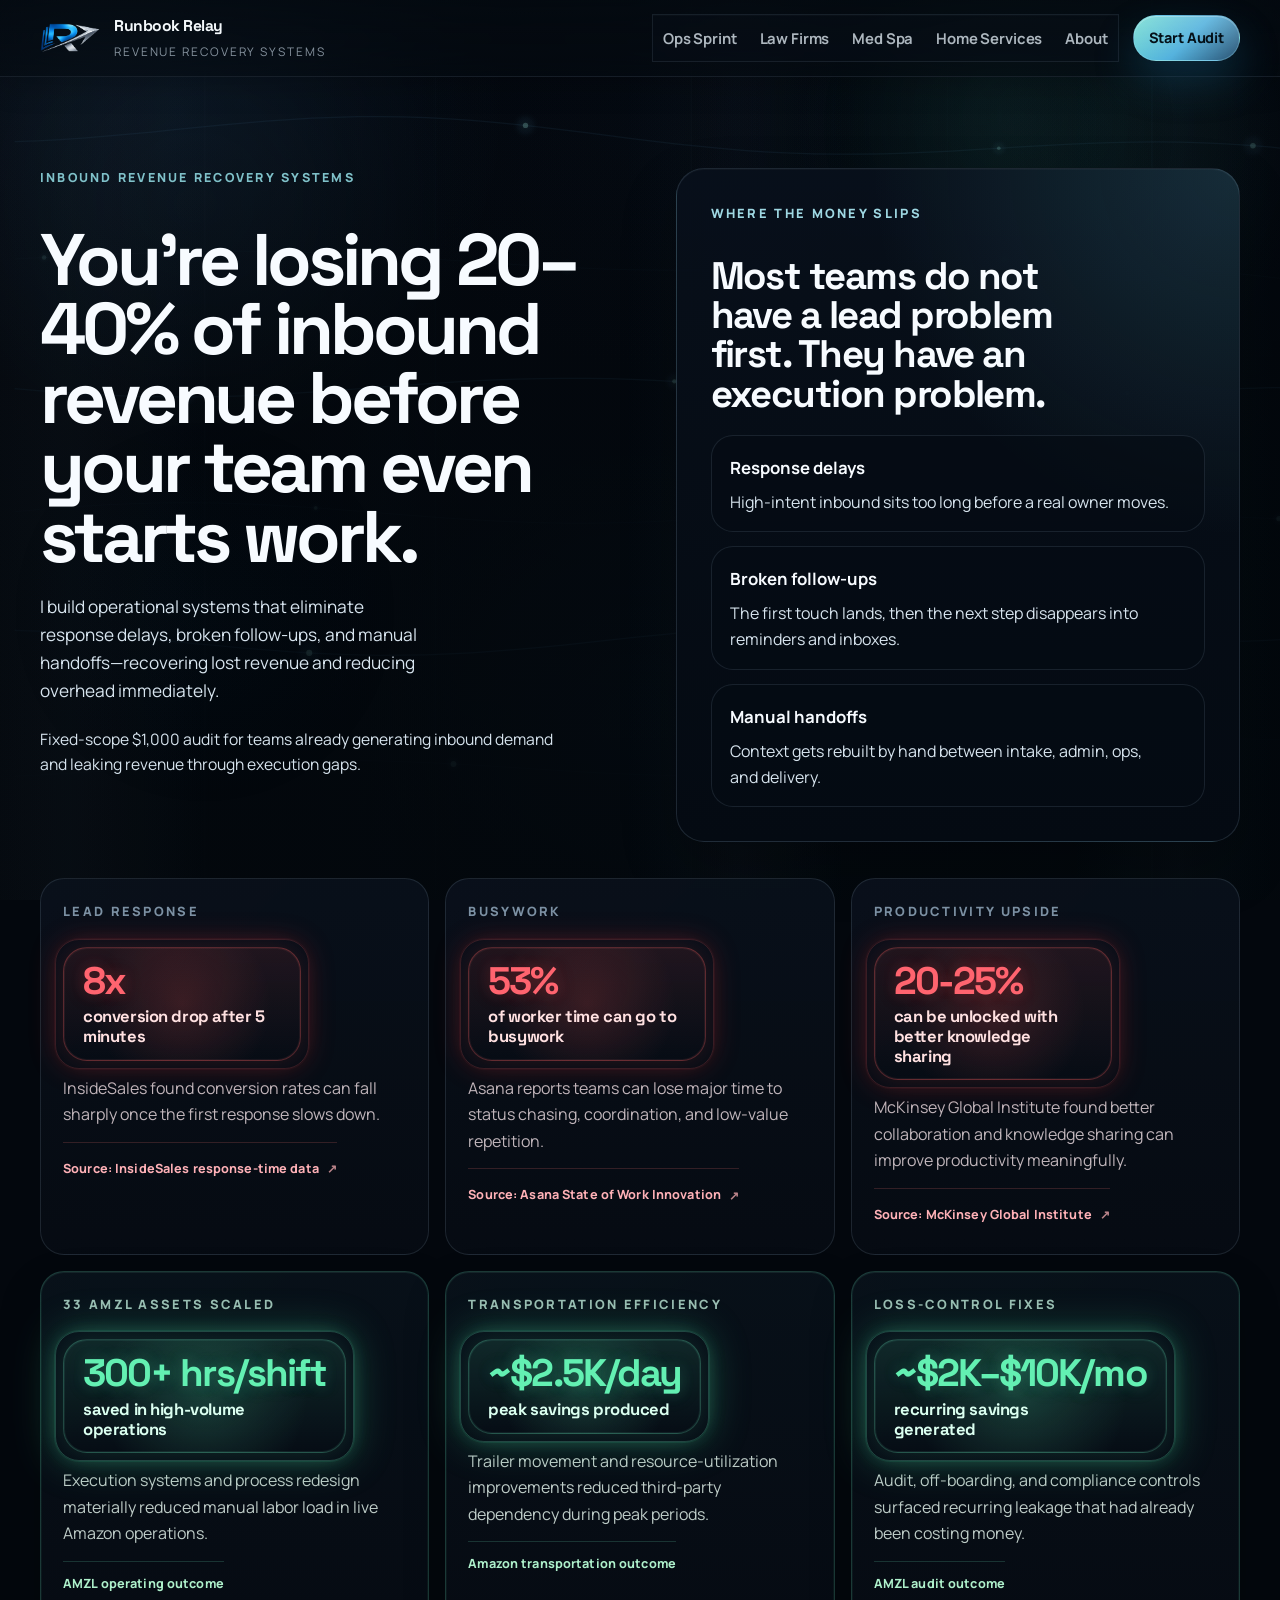
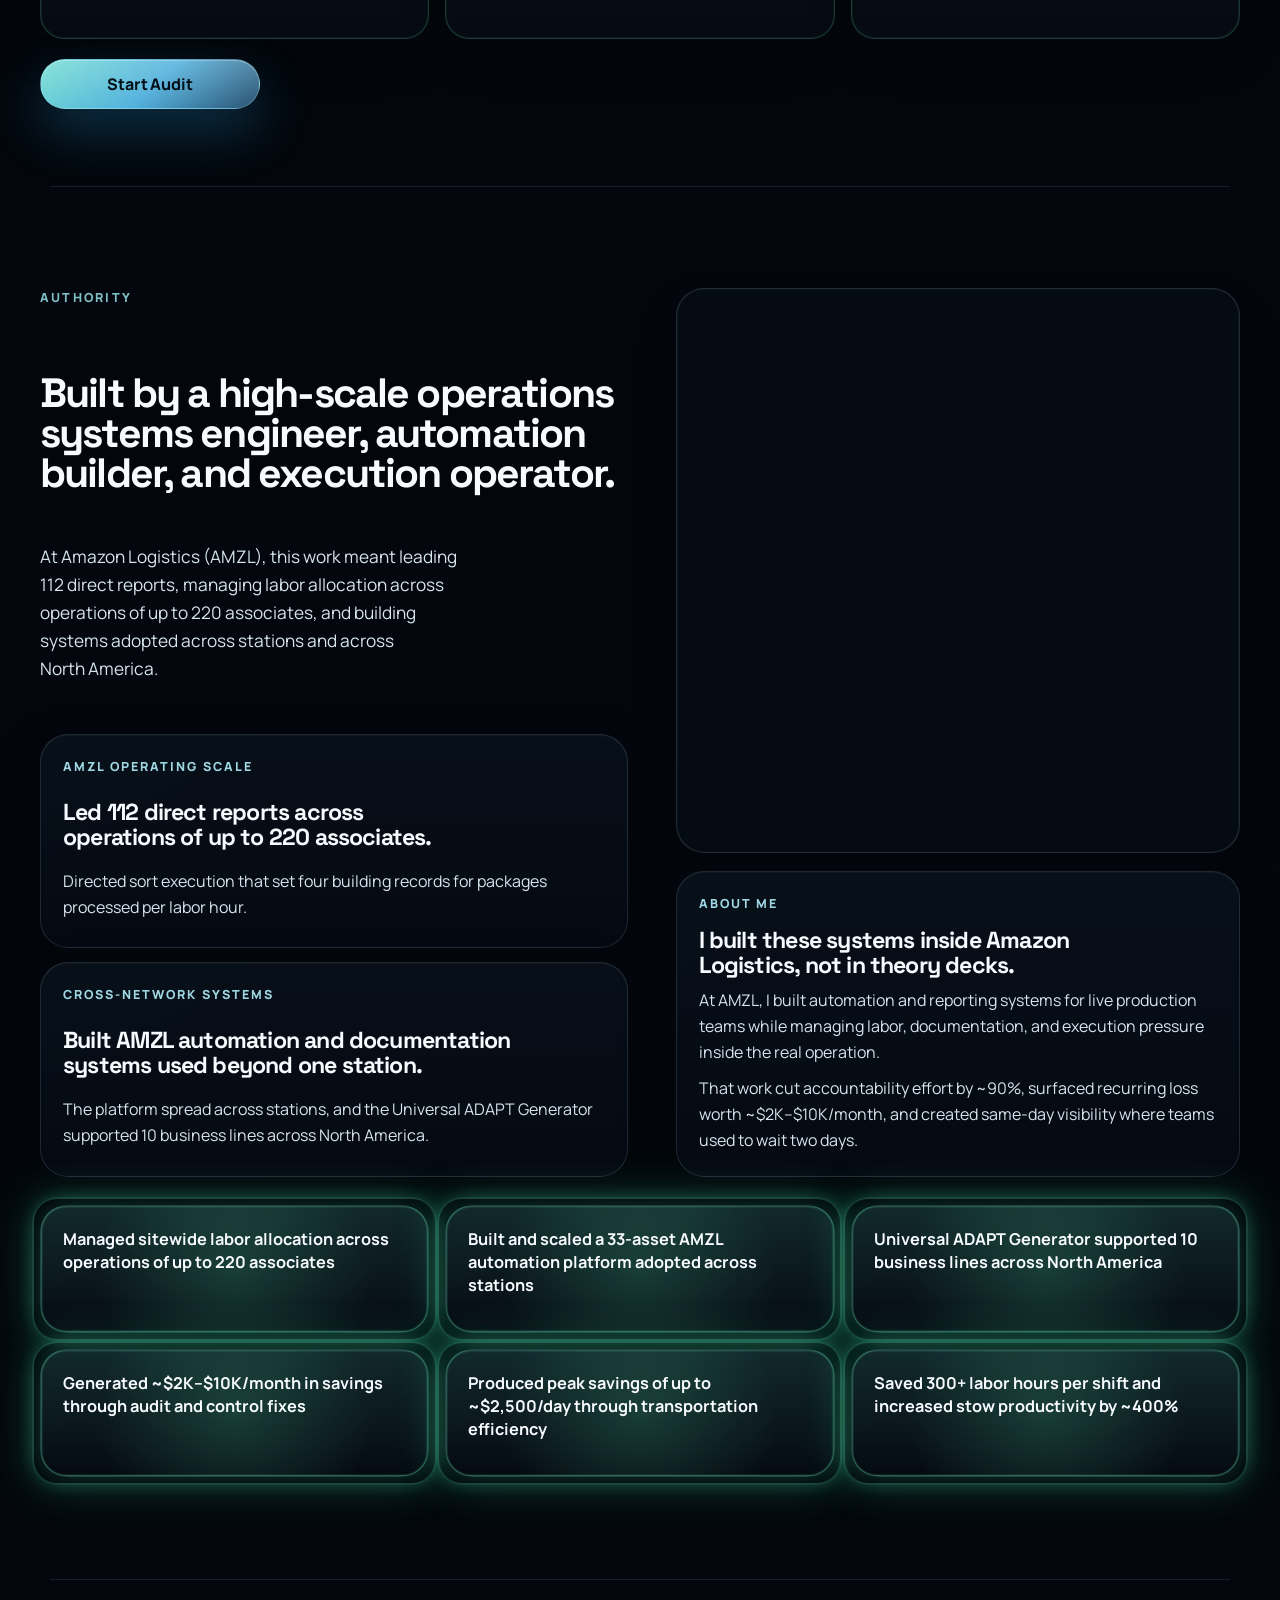
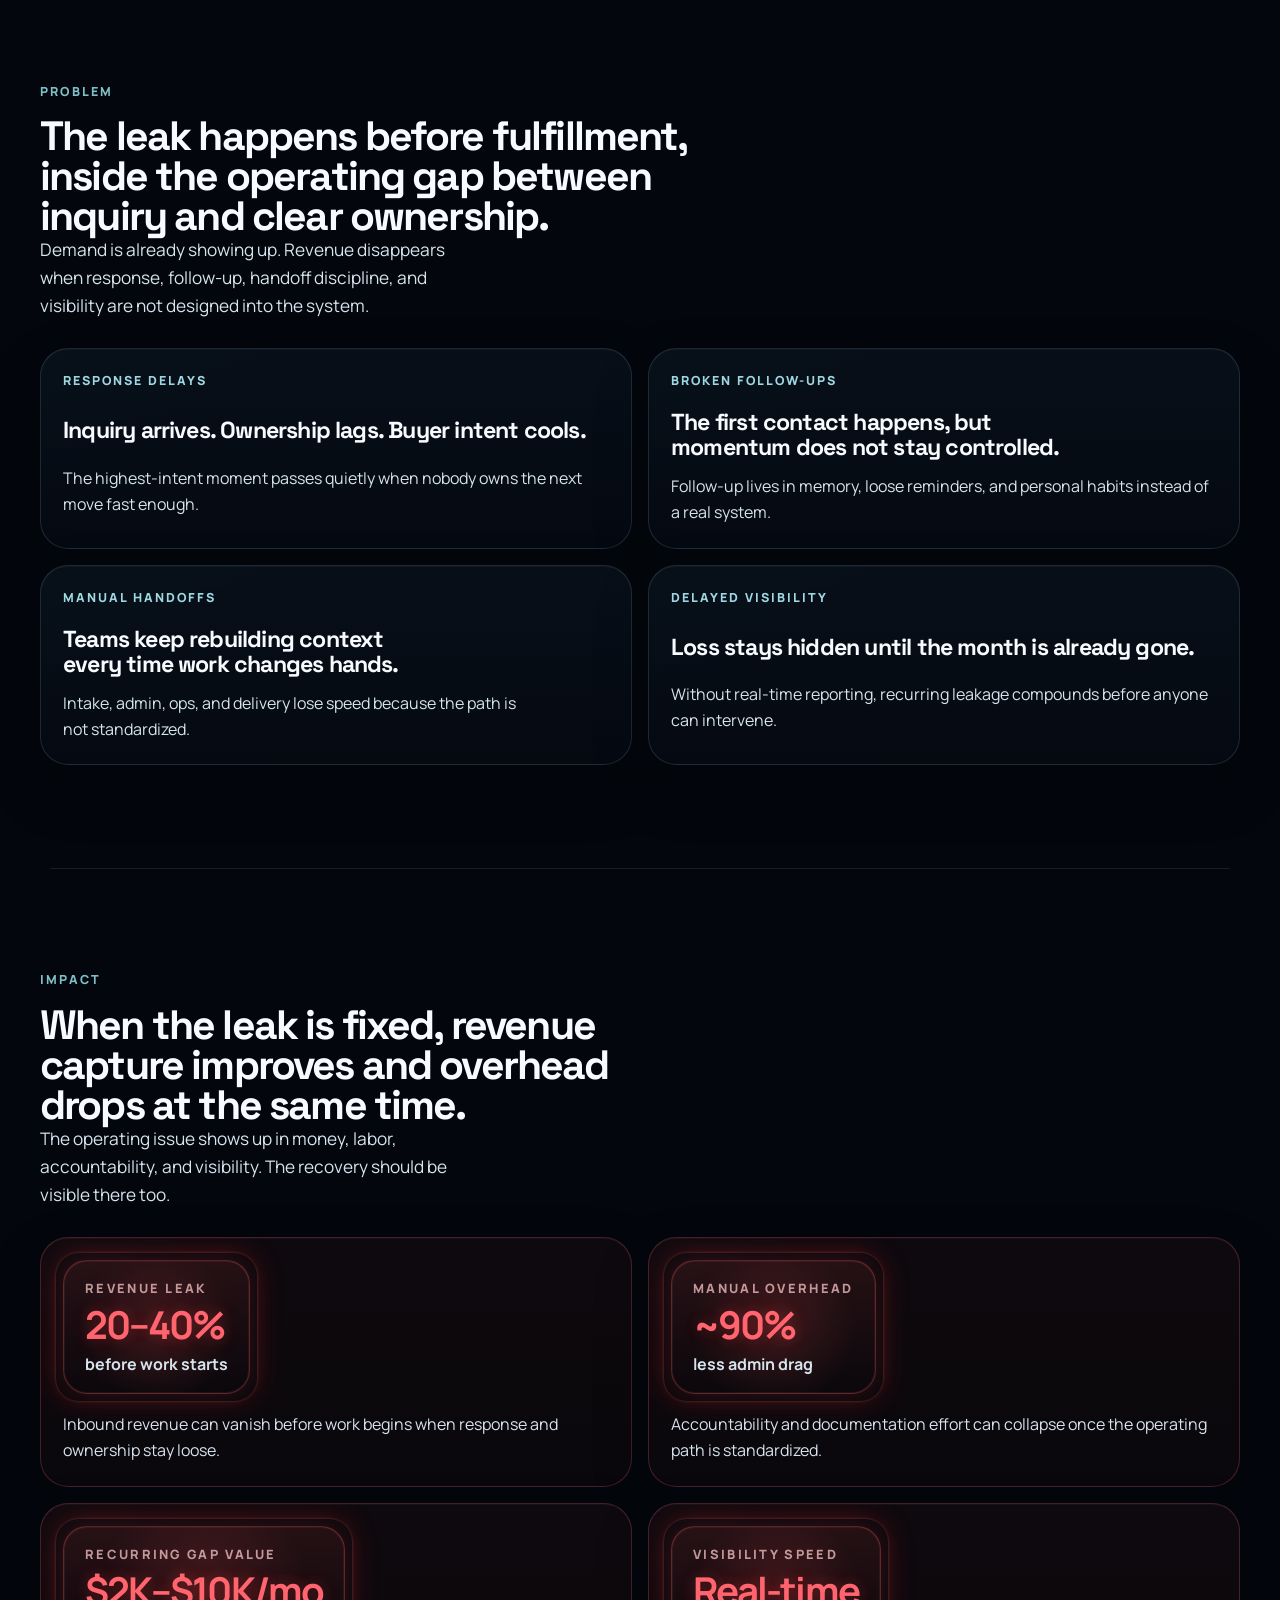
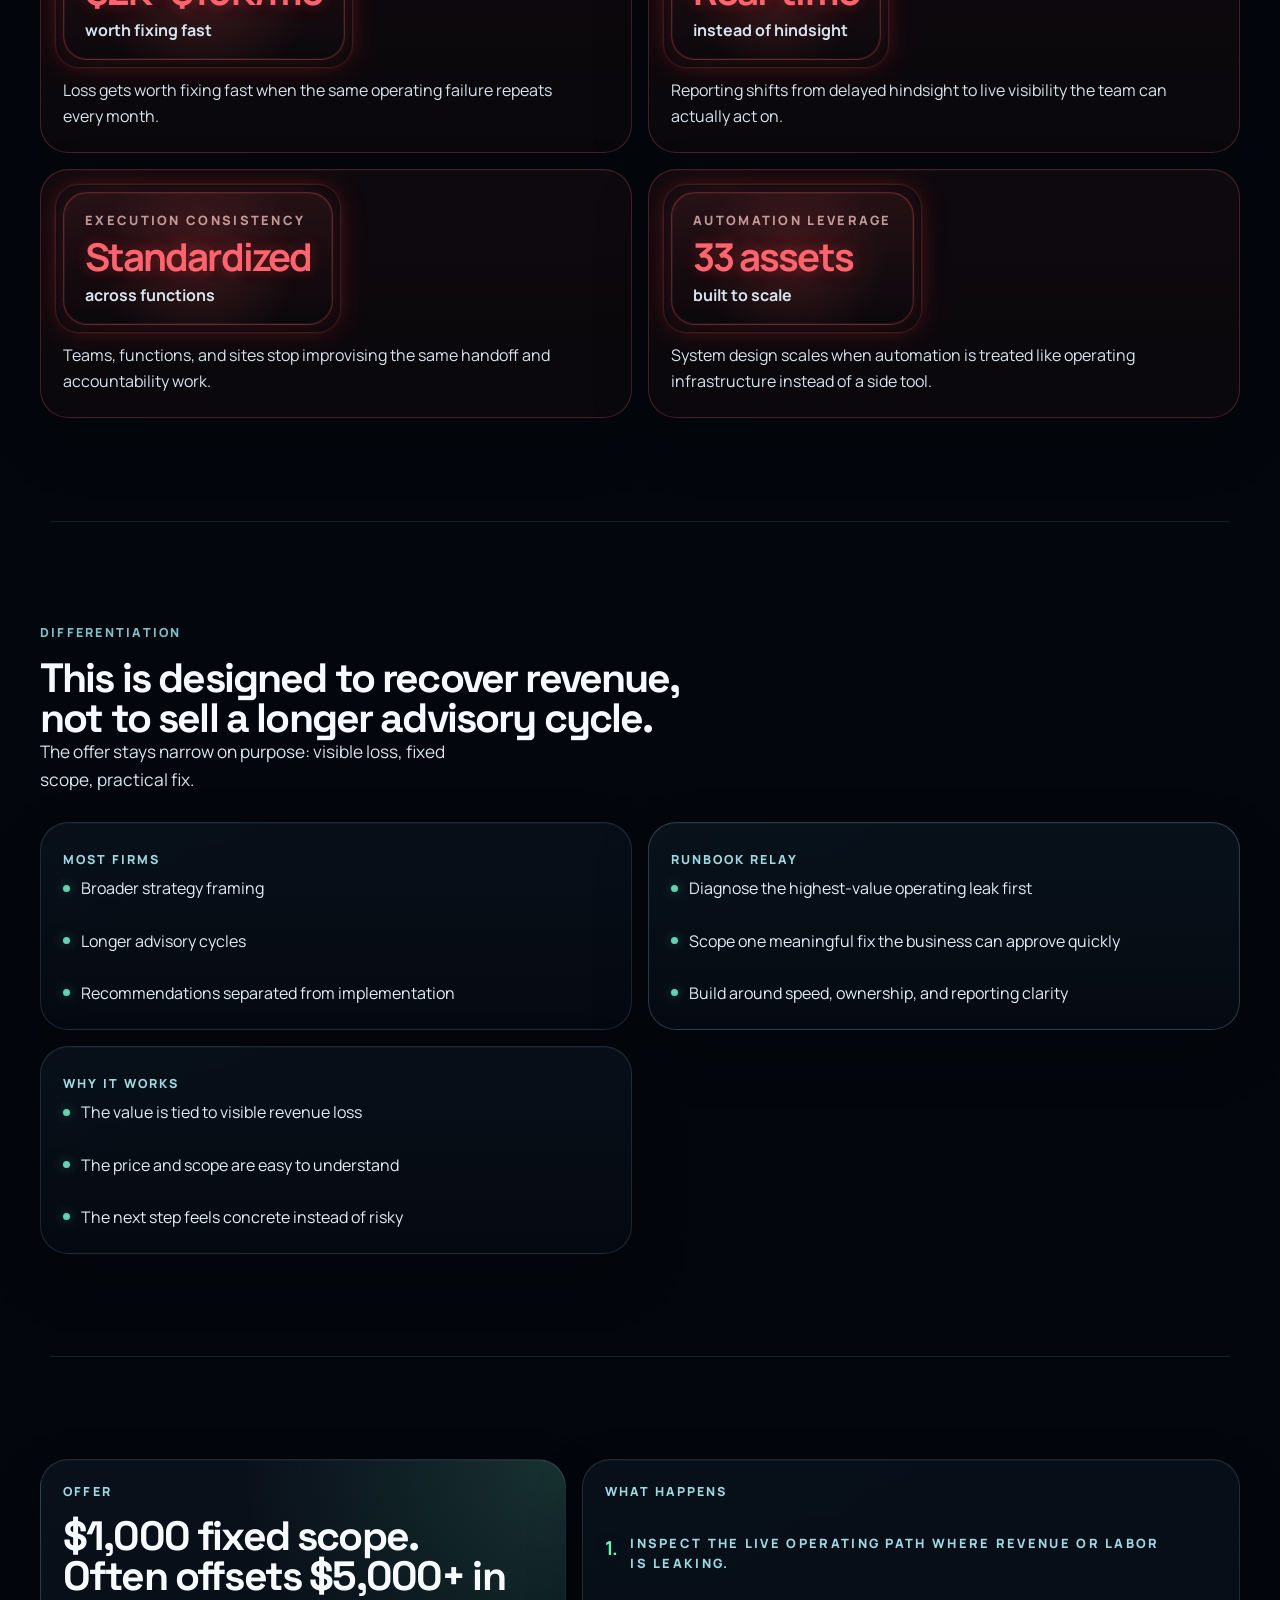
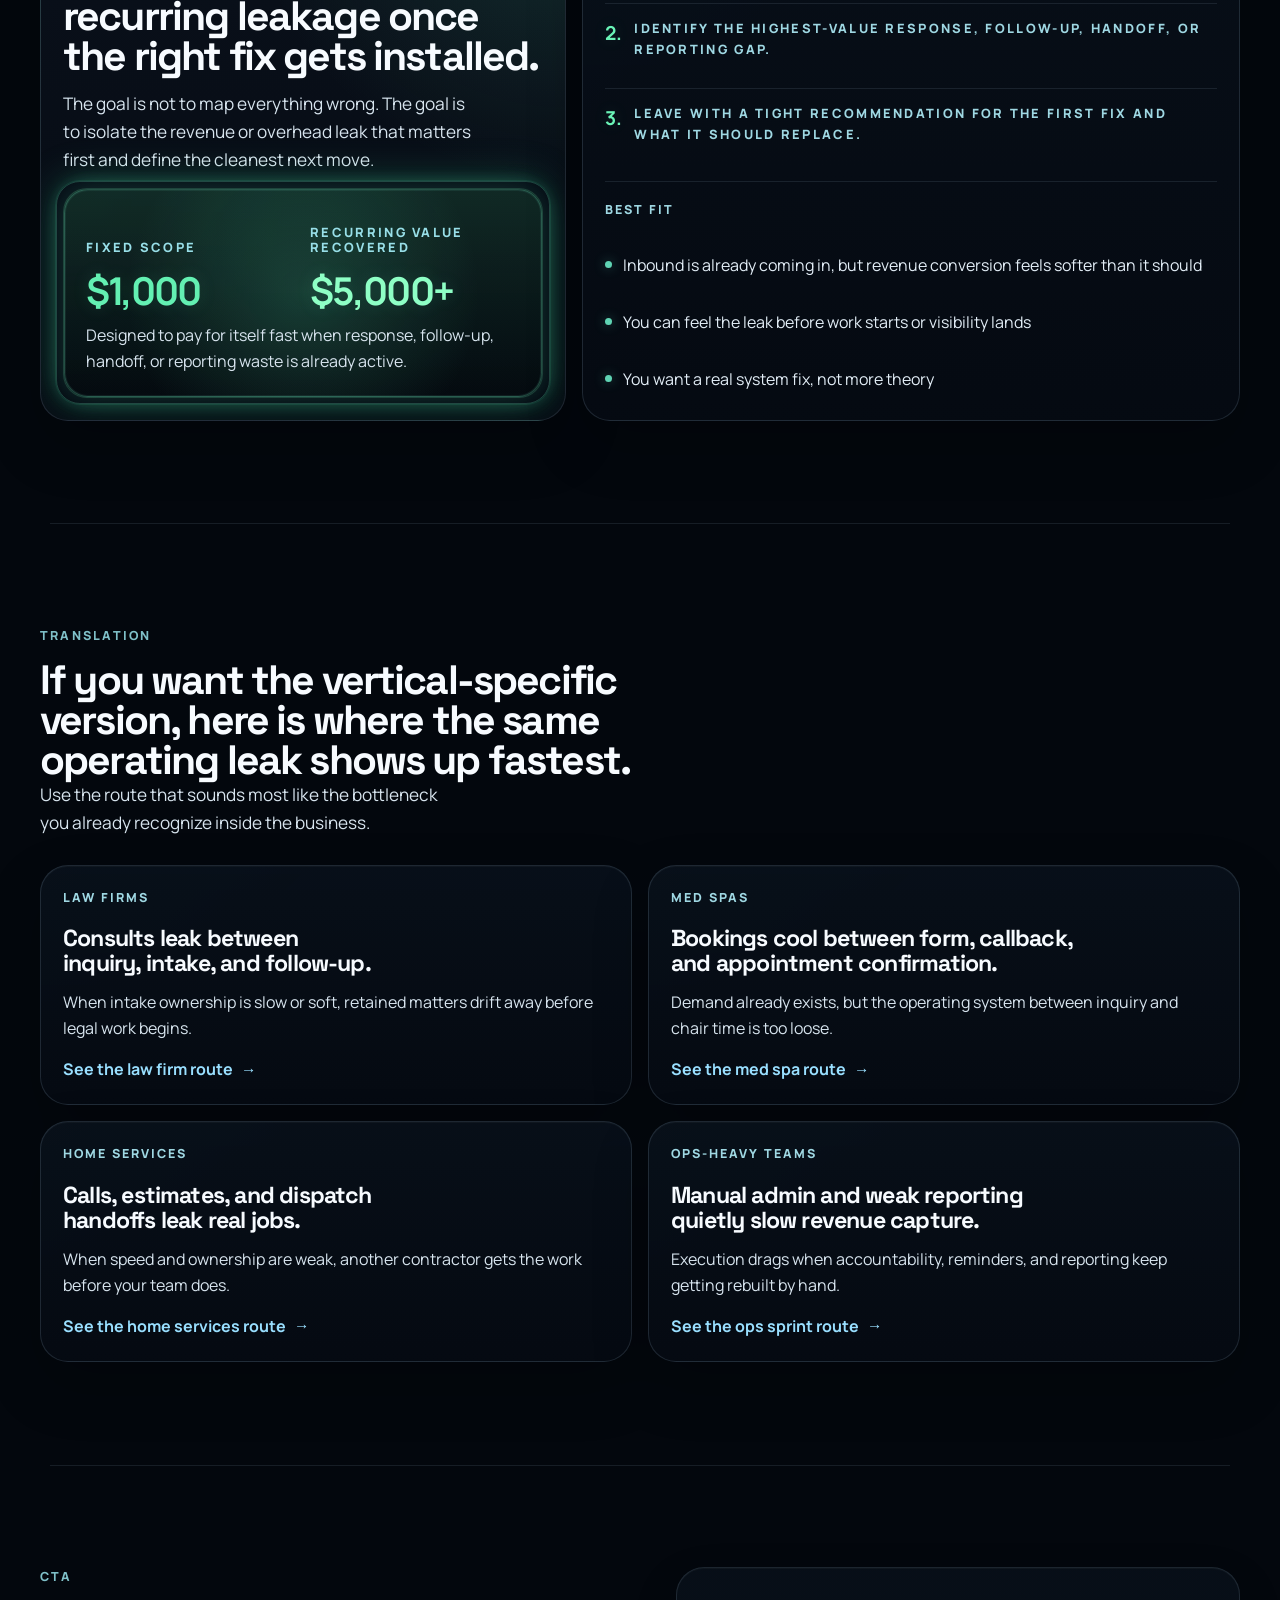
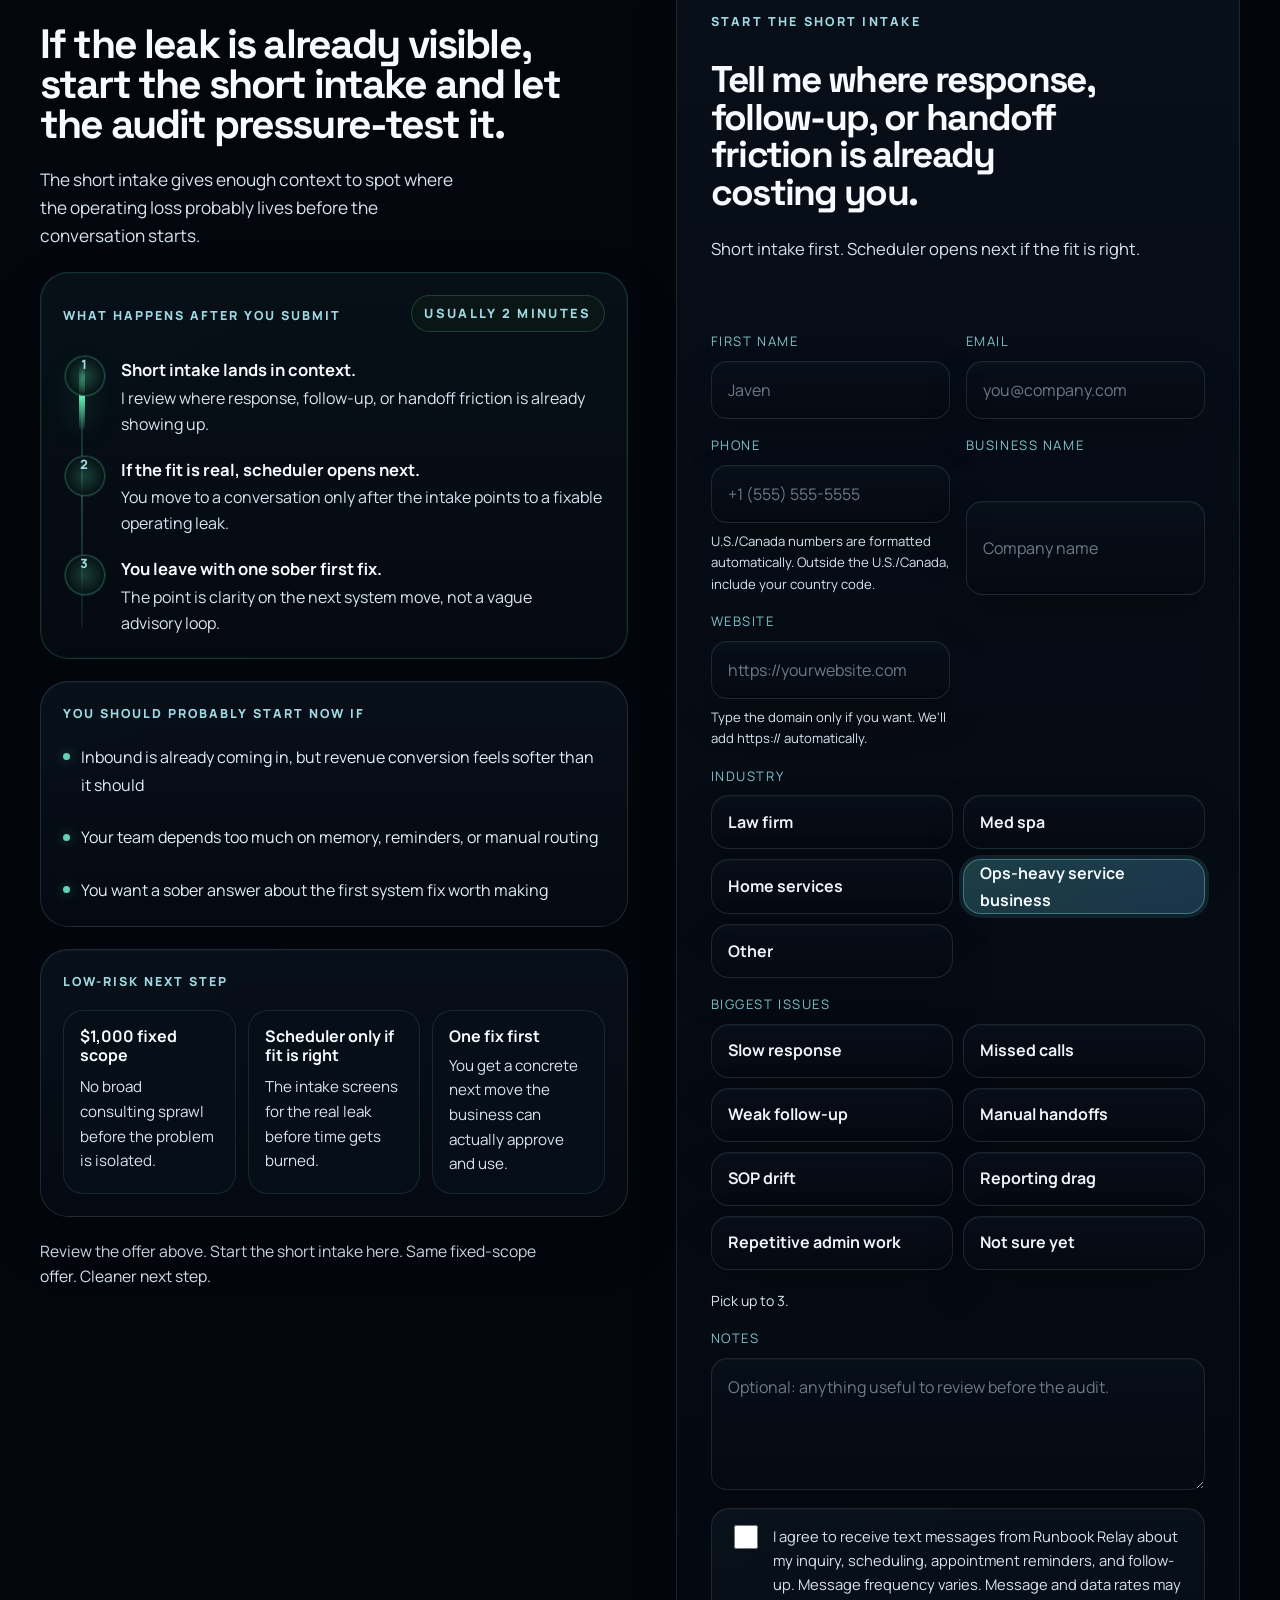
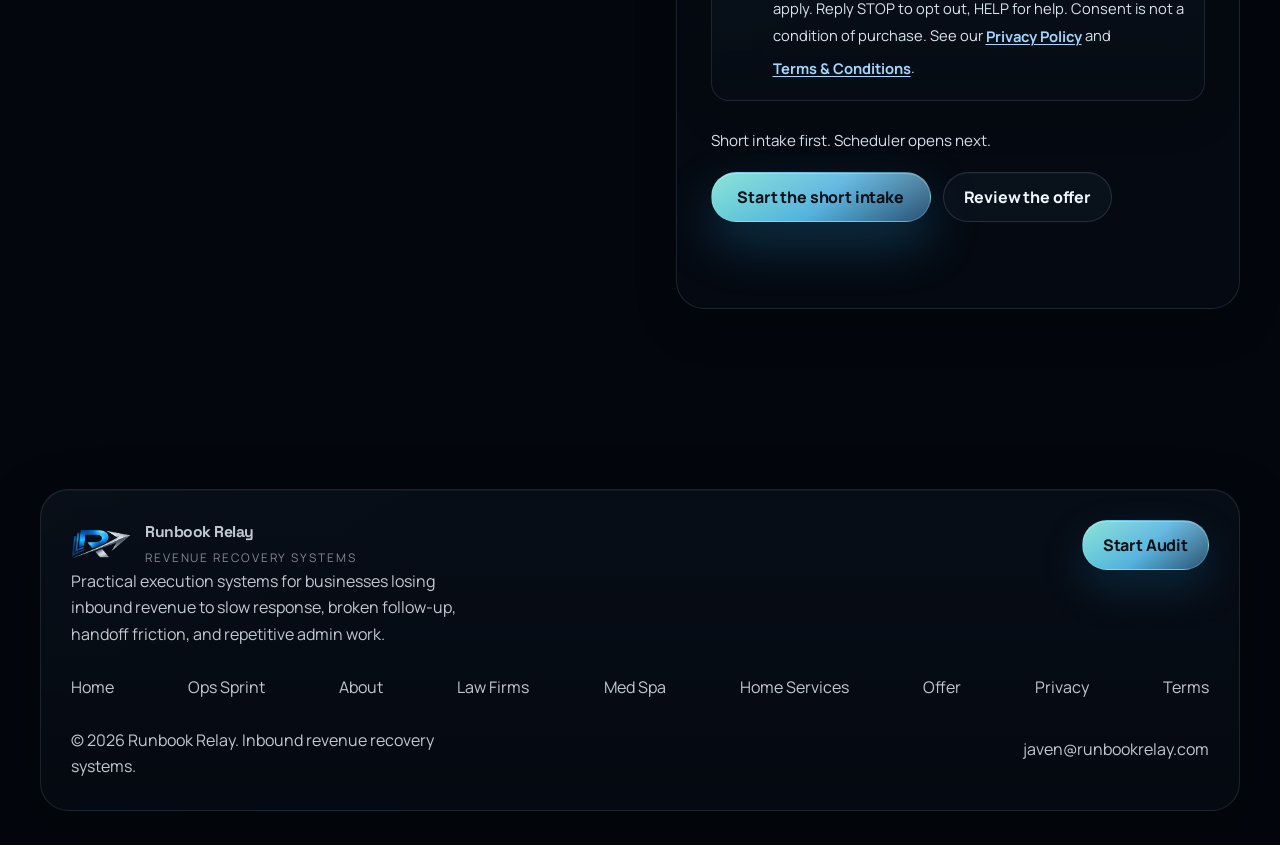
<file: index.html>
<!doctype html>
<html lang="en">
  <head>
    <meta charset="UTF-8" />
    <meta name="viewport" content="width=device-width, initial-scale=1.0" />
    <title>Runbook Relay | Inbound Revenue Recovery Systems</title>
    <meta
      name="description"
      content="Runbook Relay builds operational systems that eliminate response delays, broken follow-ups, and manual handoffs so service businesses recover lost inbound revenue faster."
    />
    <meta name="theme-color" content="#071019" />
    <meta property="og:title" content="Runbook Relay | Inbound Revenue Recovery Systems" />
    <meta
      property="og:description"
      content="Recover inbound revenue lost to slow response, broken follow-up, and manual handoffs with fixed-scope execution systems."
    />
    <meta property="og:type" content="website" />
    <meta property="og:url" content="https://runbookrelay.com/" />
    <meta name="twitter:card" content="summary_large_image" />
    <meta name="twitter:title" content="Runbook Relay | Inbound Revenue Recovery Systems" />
    <meta
      name="twitter:description"
      content="Runbook Relay installs execution systems that recover inbound revenue and cut manual overhead without strategy theater."
    />
    <link rel="icon" type="image/png" sizes="16x16" href="/favicon-16x16.png?v=20260411b" />
    <link rel="icon" type="image/png" sizes="32x32" href="/favicon-32x32.png?v=20260411b" />
    <link rel="shortcut icon" href="/favicon-32x32.png?v=20260411b" />
    <link rel="apple-touch-icon" sizes="180x180" href="/apple-touch-icon.png?v=20260411b" />
    <link
      rel="preload"
      href="./assets/fonts/manrope-latin.woff2?v=20260409i"
      as="font"
      type="font/woff2"
      crossorigin
    />
    <link
      rel="preload"
      href="./assets/fonts/space-grotesk-latin.woff2?v=20260409i"
      as="font"
      type="font/woff2"
      crossorigin
    />
    <link
      rel="preload"
      href="./assets/runbook-relay-brand-mark.webp?v=20260411b"
      as="image"
      type="image/webp"
      fetchpriority="high"
    />
    <link rel="canonical" href="https://runbookrelay.com/" />
    <link rel="stylesheet" href="./assets/styles.css?v=20260413e" />
    <script>
      window.RUNBOOK_RELAY_CONFIG = {
        siteUrl: "https://runbookrelay.com",
        businessName: "Runbook Relay",
        calendlyUrl: "https://calendly.com/javencin/20minopsaudit",
        thankYouPath: "/thank-you/",
        leadStorageKey: "rr_audit_lead",
        leadCaptureWebhook: "https://hooks.zapier.com/hooks/catch/27178698/u7gpaa4/",
        analytics: {
          ga4MeasurementId: "G-ZFQPBPZYZ7",
          posthogApiKey: "phc_rrYJ2yyNMwe4WhzRrTYmtsVxXaX8k3vsYy4yq6fLLn9N",
          posthogApiHost: "https://us.i.posthog.com",
          clarityProjectId: "w8wxphs466",
          debug: false
        }
      };
    </script>
    <script src="./assets/analytics.js?v=20260409i" defer></script>
    <script src="./assets/app.js?v=20260411i" defer></script>
    <script type="application/ld+json">
      {
        "@context": "https://schema.org",
        "@type": "ProfessionalService",
        "name": "Runbook Relay",
        "url": "https://runbookrelay.com/",
        "description": "Operational systems engineering for service businesses losing inbound revenue to response delays, weak follow-up, and manual handoffs.",
        "areaServed": "United States",
        "serviceType": [
          "Operations systems cleanup",
          "Lead follow-up systems",
          "Workflow automation",
          "Speed-to-lead improvement"
        ],
        "offers": {
          "@type": "Offer",
          "name": "Runbook Relay Audit",
          "priceCurrency": "USD",
          "price": "1000"
        }
      }
    </script>
  </head>
  <body class="route-home">
    <header class="site-header" data-site-header>
      <div class="shell site-header-inner">
        <a class="brand" href="./" aria-label="Runbook Relay home">
          <span class="brand-mark" aria-hidden="true"></span>
          <span class="brand-copy">
            <strong>Runbook Relay</strong>
            <span>Revenue recovery systems</span>
          </span>
        </a>

        <div class="nav-shell">
          <nav class="site-nav" aria-label="Primary" data-nav-menu>
            <div class="nav-links">
              <a href="./ops/" data-route="/ops">Ops Sprint</a>
              <a href="./law-firms/" data-route="/law-firms">Law Firms</a>
              <a href="./med-spa/" data-route="/med-spa">Med Spa</a>
              <a href="./home-services/" data-route="/home-services">Home Services</a>
              <a href="./about/" data-route="/about">About</a>
            </div>
          </nav>
          <div class="header-actions">
              <a class="button button-small button-primary" href="#audit-form" data-track="cta" data-track-label="nav_book_audit">Start Audit</a>
            </div>
          <button class="nav-toggle" type="button" aria-expanded="false" aria-label="Toggle navigation" data-nav-toggle>
            <span></span>
          </button>
        </div>
      </div>
    </header>

    <main class="rr-homepage">
      <section class="rr-home-section rr-home-hero anchor-offset" id="top">
        <div class="shell rr-home-hero-grid">
          <div class="rr-home-hero-copy" data-reveal>
            <p class="eyebrow">Inbound Revenue Recovery Systems</p>
            <h1 class="rr-home-hero-title">You&rsquo;re losing 20&ndash;40% of inbound revenue before your team even starts work.</h1>
            <p class="rr-home-hero-subhead">
              I build operational systems that eliminate response delays, broken follow-ups, and manual handoffs&mdash;recovering lost revenue and reducing overhead immediately.
            </p>
            <p class="rr-home-support">Fixed-scope $1,000 audit for teams already generating inbound demand and leaking revenue through execution gaps.</p>
          </div>

          <aside class="rr-home-hero-panel" data-reveal>
            <p class="rr-home-panel-kicker">Where the money slips</p>
            <h2 class="rr-home-panel-title">Most teams do not have a lead problem first. They have an execution problem.</h2>
            <div class="rr-home-hero-list" aria-label="Execution leaks">
              <article class="rr-home-hero-list-item">
                <strong>Response delays</strong>
                <p>High-intent inbound sits too long before a real owner moves.</p>
              </article>
              <article class="rr-home-hero-list-item">
                <strong>Broken follow-ups</strong>
                <p>The first touch lands, then the next step disappears into reminders and inboxes.</p>
              </article>
              <article class="rr-home-hero-list-item">
                <strong>Manual handoffs</strong>
                <p>Context gets rebuilt by hand between intake, admin, ops, and delivery.</p>
              </article>
            </div>
          </aside>
        </div>
        <div class="shell rr-home-hero-proof-wrap" data-reveal>
          <div class="rr-home-hero-metrics" aria-label="Urgency and AMZL outcome proof">
            <article class="rr-home-stat-card is-alert">
              <span class="proof-label">Lead response</span>
              <div class="proof-stat-lockup">
                <strong class="proof-stat">8x</strong>
                <p class="proof-emphasis">conversion drop after 5 minutes</p>
              </div>
              <p class="proof-copy">InsideSales found conversion rates can fall sharply once the first response slows down.</p>
              <a class="proof-source" href="https://www.insidesales.com/response-time-matters/" target="_blank" rel="noreferrer">Source: InsideSales response-time data</a>
            </article>
            <article class="rr-home-stat-card is-alert">
              <span class="proof-label">Busywork</span>
              <div class="proof-stat-lockup">
                <strong class="proof-stat">53%</strong>
                <p class="proof-emphasis">of worker time can go to busywork</p>
              </div>
              <p class="proof-copy">Asana reports teams can lose major time to status chasing, coordination, and low-value repetition.</p>
              <a class="proof-source" href="https://asana.com/resources/state-of-work-innovation" target="_blank" rel="noreferrer">Source: Asana State of Work Innovation</a>
            </article>
            <article class="rr-home-stat-card is-alert">
              <span class="proof-label">Productivity upside</span>
              <div class="proof-stat-lockup">
                <strong class="proof-stat">20-25%</strong>
                <p class="proof-emphasis">can be unlocked with better knowledge sharing</p>
              </div>
              <p class="proof-copy">McKinsey Global Institute found better collaboration and knowledge sharing can improve productivity meaningfully.</p>
              <a class="proof-source" href="https://www.mckinsey.com/industries/technology-media-and-telecommunications/our-insights/the-social-economy" target="_blank" rel="noreferrer">Source: McKinsey Global Institute</a>
            </article>
            <article class="rr-home-stat-card is-success">
              <span class="proof-label">33 AMZL assets scaled</span>
              <div class="proof-stat-lockup">
                <strong class="proof-stat">300+ hrs/shift</strong>
                <p class="proof-emphasis">saved in high-volume operations</p>
              </div>
              <p class="proof-copy">Execution systems and process redesign materially reduced manual labor load in live Amazon operations.</p>
              <p class="proof-note">AMZL operating outcome</p>
            </article>
            <article class="rr-home-stat-card is-success">
              <span class="proof-label">Transportation efficiency</span>
              <div class="proof-stat-lockup">
                <strong class="proof-stat">~$2.5K/day</strong>
                <p class="proof-emphasis">peak savings produced</p>
              </div>
              <p class="proof-copy">Trailer movement and resource-utilization improvements reduced third-party dependency during peak periods.</p>
              <p class="proof-note">Amazon transportation outcome</p>
            </article>
            <article class="rr-home-stat-card is-success">
              <span class="proof-label">Loss-control fixes</span>
              <div class="proof-stat-lockup">
                <strong class="proof-stat">~$2K–$10K/mo</strong>
                <p class="proof-emphasis">recurring savings generated</p>
              </div>
              <p class="proof-copy">Audit, off-boarding, and compliance controls surfaced recurring leakage that had already been costing money.</p>
              <p class="proof-note">AMZL audit outcome</p>
            </article>
          </div>
          <div class="rr-home-hero-actions">
            <a class="button button-primary" href="#audit-form" data-track="cta" data-track-label="home_hero_start_audit">Start Audit</a>
          </div>
        </div>
      </section>

<section class="rr-home-section anchor-offset" id="authority">
        <div class="shell rr-home-stack">
          <div class="rr-home-authority-grid" data-reveal>
            <div class="rr-home-authority-intro">
              <p class="eyebrow">Authority</p>
              <h2 class="rr-home-section-title">Built by a high-scale operations systems engineer, automation builder, and execution operator.</h2>
              <p class="rr-home-section-copy">
                At Amazon Logistics (AMZL), this work meant leading 112 direct reports, managing labor allocation across operations of up to 220 associates, and building systems adopted across stations and across North America.
              </p>
              <div class="rr-home-authority-summary">
                <article class="rr-home-card rr-home-authority-card">
                  <span class="card-kicker">AMZL operating scale</span>
                  <h3 class="card-title">Led 112 direct reports across operations of up to 220 associates.</h3>
                  <p>Directed sort execution that set four building records for packages processed per labor hour.</p>
                </article>
                <article class="rr-home-card rr-home-authority-card">
                  <span class="card-kicker">Cross-network systems</span>
                  <h3 class="card-title">Built AMZL automation and documentation systems used beyond one station.</h3>
                  <p>The platform spread across stations, and the Universal ADAPT Generator supported 10 business lines across North America.</p>
                </article>
              </div>
            </div>
            <div class="rr-home-authority-side">
              <figure class="rr-home-authority-photo">
                <img
                  src="./assets/founder-javen-cinocca.webp"
                  alt="Javen Cinocca, founder of Runbook Relay"
                  loading="eager"
                  fetchpriority="low"
                  decoding="async"
                  width="1024"
                  height="1024"
                />
              </figure>
              <article class="rr-home-card rr-home-about-box">
                <div class="rr-home-about-copy">
                  <span class="card-kicker">About me</span>
                  <h3 class="card-title">I built these systems inside Amazon Logistics, not in theory decks.</h3>
                  <p>At AMZL, I built automation and reporting systems for live production teams while managing labor, documentation, and execution pressure inside the real operation.</p>
                  <p>That work cut accountability effort by ~90%, surfaced recurring loss worth ~$2K&ndash;$10K/month, and created same-day visibility where teams used to wait two days.</p>
                </div>
              </article>
            </div>
          </div>
          <div class="rr-home-proof-grid" aria-label="Authority proof points" data-reveal>
            <article class="rr-home-card rr-home-proof-card"><strong>Managed sitewide labor allocation across operations of up to 220 associates</strong></article>
            <article class="rr-home-card rr-home-proof-card"><strong>Built and scaled a 33-asset AMZL automation platform adopted across stations</strong></article>
            <article class="rr-home-card rr-home-proof-card"><strong>Universal ADAPT Generator supported 10 business lines across North America</strong></article>
            <article class="rr-home-card rr-home-proof-card"><strong>Generated ~$2K&ndash;$10K/month in savings through audit and control fixes</strong></article>
            <article class="rr-home-card rr-home-proof-card"><strong>Produced peak savings of up to ~$2,500/day through transportation efficiency</strong></article>
            <article class="rr-home-card rr-home-proof-card"><strong>Saved 300+ labor hours per shift and increased stow productivity by ~400%</strong></article>
          </div>
        </div>
      </section>

<section class="rr-home-section anchor-offset" id="problem">
        <div class="shell rr-home-stack">
          <div class="rr-home-section-heading" data-reveal>
            <p class="eyebrow">Problem</p>
            <h2 class="rr-home-section-title">The leak happens before fulfillment, inside the operating gap between inquiry and clear ownership.</h2>
            <p class="rr-home-section-copy">
              Demand is already showing up. Revenue disappears when response, follow-up, handoff discipline, and visibility are not designed into the system.
            </p>
          </div>
          <div class="rr-home-problem-grid" data-reveal>
            <article class="rr-home-card rr-home-problem-card">
              <span class="card-kicker">Response delays</span>
              <h3 class="card-title">Inquiry arrives. Ownership lags. Buyer intent cools.</h3>
              <p>The highest-intent moment passes quietly when nobody owns the next move fast enough.</p>
            </article>
            <article class="rr-home-card rr-home-problem-card">
              <span class="card-kicker">Broken follow-ups</span>
              <h3 class="card-title">The first contact happens, but momentum does not stay controlled.</h3>
              <p>Follow-up lives in memory, loose reminders, and personal habits instead of a real system.</p>
            </article>
            <article class="rr-home-card rr-home-problem-card">
              <span class="card-kicker">Manual handoffs</span>
              <h3 class="card-title">Teams keep rebuilding context every time work changes hands.</h3>
              <p>Intake, admin, ops, and delivery lose speed because the path is not standardized.</p>
            </article>
            <article class="rr-home-card rr-home-problem-card">
              <span class="card-kicker">Delayed visibility</span>
              <h3 class="card-title">Loss stays hidden until the month is already gone.</h3>
              <p>Without real-time reporting, recurring leakage compounds before anyone can intervene.</p>
            </article>
          </div>
        </div>
      </section>

<section class="rr-home-section anchor-offset" id="impact">
        <div class="shell rr-home-stack">
          <div class="rr-home-section-heading" data-reveal>
            <p class="eyebrow">Impact</p>
            <h2 class="rr-home-section-title">When the leak is fixed, revenue capture improves and overhead drops at the same time.</h2>
            <p class="rr-home-section-copy">
              The operating issue shows up in money, labor, accountability, and visibility. The recovery should be visible there too.
            </p>
          </div>
          <div class="rr-home-impact-grid" data-reveal>
            <article class="rr-home-card rr-home-impact-card">
              <div class="rr-home-impact-lockup">
                <span>Revenue leak</span>
                <strong>20&ndash;40%</strong>
                <p class="rr-home-impact-emphasis">before work starts</p>
              </div>
              <p>Inbound revenue can vanish before work begins when response and ownership stay loose.</p>
            </article>
            <article class="rr-home-card rr-home-impact-card">
              <div class="rr-home-impact-lockup">
                <span>Manual overhead</span>
                <strong>~90%</strong>
                <p class="rr-home-impact-emphasis">less admin drag</p>
              </div>
              <p>Accountability and documentation effort can collapse once the operating path is standardized.</p>
            </article>
            <article class="rr-home-card rr-home-impact-card">
              <div class="rr-home-impact-lockup">
                <span>Recurring gap value</span>
                <strong>$2K&ndash;$10K/mo</strong>
                <p class="rr-home-impact-emphasis">worth fixing fast</p>
              </div>
              <p>Loss gets worth fixing fast when the same operating failure repeats every month.</p>
            </article>
            <article class="rr-home-card rr-home-impact-card">
              <div class="rr-home-impact-lockup">
                <span>Visibility speed</span>
                <strong>Real-time</strong>
                <p class="rr-home-impact-emphasis">instead of hindsight</p>
              </div>
              <p>Reporting shifts from delayed hindsight to live visibility the team can actually act on.</p>
            </article>
            <article class="rr-home-card rr-home-impact-card">
              <div class="rr-home-impact-lockup">
                <span>Execution consistency</span>
                <strong>Standardized</strong>
                <p class="rr-home-impact-emphasis">across functions</p>
              </div>
              <p>Teams, functions, and sites stop improvising the same handoff and accountability work.</p>
            </article>
            <article class="rr-home-card rr-home-impact-card">
              <div class="rr-home-impact-lockup">
                <span>Automation leverage</span>
                <strong>33 assets</strong>
                <p class="rr-home-impact-emphasis">built to scale</p>
              </div>
              <p>System design scales when automation is treated like operating infrastructure instead of a side tool.</p>
            </article>
          </div>
        </div>
      </section>

<section class="rr-home-section anchor-offset" id="differentiation">
        <div class="shell rr-home-stack">
          <div class="rr-home-section-heading" data-reveal>
            <p class="eyebrow">Differentiation</p>
            <h2 class="rr-home-section-title">This is designed to recover revenue, not to sell a longer advisory cycle.</h2>
            <p class="rr-home-section-copy">
              The offer stays narrow on purpose: visible loss, fixed scope, practical fix.
            </p>
          </div>
          <div class="rr-home-diff-grid" data-reveal>
            <article class="rr-home-card rr-home-diff-card">
              <span class="card-kicker">Most firms</span>
              <ul class="list-tight">
                <li>Broader strategy framing</li>
                <li>Longer advisory cycles</li>
                <li>Recommendations separated from implementation</li>
              </ul>
            </article>
            <article class="rr-home-card rr-home-diff-card rr-home-diff-card-primary">
              <span class="card-kicker">Runbook Relay</span>
              <ul class="list-tight">
                <li>Diagnose the highest-value operating leak first</li>
                <li>Scope one meaningful fix the business can approve quickly</li>
                <li>Build around speed, ownership, and reporting clarity</li>
              </ul>
            </article>
            <article class="rr-home-card rr-home-diff-card">
              <span class="card-kicker">Why it works</span>
              <ul class="list-tight">
                <li>The value is tied to visible revenue loss</li>
                <li>The price and scope are easy to understand</li>
                <li>The next step feels concrete instead of risky</li>
              </ul>
            </article>
          </div>
        </div>
      </section>

<section class="rr-home-section anchor-offset" id="offer">
        <div class="shell rr-home-stack">
          <div class="rr-home-offer-grid" data-reveal>
            <article class="rr-home-card rr-home-offer-card rr-home-offer-primary">
              <p class="eyebrow">Offer</p>
              <h2 class="rr-home-section-title">$1,000 fixed scope. Often offsets $5,000+ in recurring leakage once the right fix gets installed.</h2>
              <p class="rr-home-section-copy">
                The goal is not to map everything wrong. The goal is to isolate the revenue or overhead leak that matters first and define the cleanest next move.
              </p>
              <div class="rr-home-offer-price">
                <div class="rr-home-offer-metric">
                  <span>Fixed scope</span>
                  <strong>$1,000</strong>
                </div>
                <div class="rr-home-offer-metric rr-home-offer-metric-success">
                  <span>Recurring value recovered</span>
                  <strong>$5,000+</strong>
                </div>
                <p>Designed to pay for itself fast when response, follow-up, handoff, or reporting waste is already active.</p>
              </div>
            </article>
            <article class="rr-home-card rr-home-offer-card rr-home-offer-detail">
              <div class="rr-home-offer-detail-block">
                <span class="card-kicker">What happens</span>
                <div class="rr-home-offer-steps">
                  <div><strong>1.</strong><span>Inspect the live operating path where revenue or labor is leaking.</span></div>
                  <div><strong>2.</strong><span>Identify the highest-value response, follow-up, handoff, or reporting gap.</span></div>
                  <div><strong>3.</strong><span>Leave with a tight recommendation for the first fix and what it should replace.</span></div>
                </div>
              </div>
              <div class="rr-home-offer-detail-block">
                <span class="card-kicker">Best fit</span>
                <ul class="list-tight">
                  <li>Inbound is already coming in, but revenue conversion feels softer than it should</li>
                  <li>You can feel the leak before work starts or visibility lands</li>
                  <li>You want a real system fix, not more theory</li>
                </ul>
              </div>
            </article>
          </div>
        </div>
      </section>

<section class="rr-home-section anchor-offset" id="translation">
        <div class="shell rr-home-stack">
          <div class="rr-home-section-heading" data-reveal>
            <p class="eyebrow">Translation</p>
            <h2 class="rr-home-section-title">If you want the vertical-specific version, here is where the same operating leak shows up fastest.</h2>
            <p class="rr-home-section-copy">Use the route that sounds most like the bottleneck you already recognize inside the business.</p>
          </div>
          <div class="rr-home-translation-grid" data-reveal>
            <article class="rr-home-card rr-home-translation-card">
              <span class="card-kicker">Law firms</span>
              <h3 class="card-title">Consults leak between inquiry, intake, and follow-up.</h3>
              <p>When intake ownership is slow or soft, retained matters drift away before legal work begins.</p>
              <a class="route-link" href="./law-firms/">See the law firm route</a>
            </article>
            <article class="rr-home-card rr-home-translation-card">
              <span class="card-kicker">Med spas</span>
              <h3 class="card-title">Bookings cool between form, callback, and appointment confirmation.</h3>
              <p>Demand already exists, but the operating system between inquiry and chair time is too loose.</p>
              <a class="route-link" href="./med-spa/">See the med spa route</a>
            </article>
            <article class="rr-home-card rr-home-translation-card">
              <span class="card-kicker">Home services</span>
              <h3 class="card-title">Calls, estimates, and dispatch handoffs leak real jobs.</h3>
              <p>When speed and ownership are weak, another contractor gets the work before your team does.</p>
              <a class="route-link" href="./home-services/">See the home services route</a>
            </article>
            <article class="rr-home-card rr-home-translation-card">
              <span class="card-kicker">Ops-heavy teams</span>
              <h3 class="card-title">Manual admin and weak reporting quietly slow revenue capture.</h3>
              <p>Execution drags when accountability, reminders, and reporting keep getting rebuilt by hand.</p>
              <a class="route-link" href="./ops/">See the ops sprint route</a>
            </article>
          </div>
        </div>
      </section>

<section class="rr-home-section anchor-offset" id="cta">
        <div class="shell rr-home-cta-grid">
          <article class="rr-home-cta-copy" data-reveal>
            <p class="eyebrow">CTA</p>
            <h2 class="rr-home-section-title">If the leak is already visible, start the short intake and let the audit pressure-test it.</h2>
            <p class="rr-home-section-copy">
              The short intake gives enough context to spot where the operating loss probably lives before the conversation starts.
            </p>
            <article class="rr-home-card rr-home-cta-path">
              <div class="rr-home-cta-path-head">
                <span class="card-kicker">What happens after you submit</span>
                <span class="rr-home-cta-path-pill">Usually 2 minutes</span>
              </div>
              <div class="rr-home-cta-steps" aria-label="What happens after the short intake">
                <div class="rr-home-cta-step">
                  <span class="rr-home-cta-step-marker">1</span>
                  <div class="rr-home-cta-step-copy">
                    <strong>Short intake lands in context.</strong>
                    <p>I review where response, follow-up, or handoff friction is already showing up.</p>
                  </div>
                </div>
                <div class="rr-home-cta-step">
                  <span class="rr-home-cta-step-marker">2</span>
                  <div class="rr-home-cta-step-copy">
                    <strong>If the fit is real, scheduler opens next.</strong>
                    <p>You move to a conversation only after the intake points to a fixable operating leak.</p>
                  </div>
                </div>
                <div class="rr-home-cta-step">
                  <span class="rr-home-cta-step-marker">3</span>
                  <div class="rr-home-cta-step-copy">
                    <strong>You leave with one sober first fix.</strong>
                    <p>The point is clarity on the next system move, not a vague advisory loop.</p>
                  </div>
                </div>
              </div>
            </article>
            <div class="rr-home-card rr-home-cta-checklist">
              <span class="card-kicker">You should probably start now if</span>
              <ul class="list-tight">
                <li>Inbound is already coming in, but revenue conversion feels softer than it should</li>
                <li>Your team depends too much on memory, reminders, or manual routing</li>
                <li>You want a sober answer about the first system fix worth making</li>
              </ul>
            </div>
            <div class="rr-home-card rr-home-cta-reassurance">
              <span class="card-kicker">Low-risk next step</span>
              <div class="rr-home-cta-reassurance-grid">
                <div class="rr-home-cta-reassurance-item">
                  <strong>$1,000 fixed scope</strong>
                  <p>No broad consulting sprawl before the problem is isolated.</p>
                </div>
                <div class="rr-home-cta-reassurance-item">
                  <strong>Scheduler only if fit is right</strong>
                  <p>The intake screens for the real leak before time gets burned.</p>
                </div>
                <div class="rr-home-cta-reassurance-item">
                  <strong>One fix first</strong>
                  <p>You get a concrete next move the business can actually approve and use.</p>
                </div>
              </div>
            </div>
            <p class="rr-home-support">Review the offer above. Start the short intake here. Same fixed-scope offer. Cleaner next step.</p>
          </article>

          <article class="surface rr-home-form-panel form-panel" data-reveal id="audit-form">
            <div class="section-header compact">
              <p class="eyebrow">Start the short intake</p>
              <h3 class="section-title">Tell me where response, follow-up, or handoff friction is already costing you.</h3>
              <p class="section-copy">Short intake first. Scheduler opens next if the fit is right.</p>
            </div>
            <form class="audit-form" data-audit-form data-default-industry="ops_heavy_services" data-page-label="/" novalidate>
              <div class="form-grid">
                <label class="field">
                  <span class="field-label">First name</span>
                  <input type="text" name="first_name" placeholder="Javen" required />
                </label>
                <label class="field">
                  <span class="field-label">Email</span>
                  <input type="email" name="email" placeholder="you@company.com" required />
                </label>
                <label class="field">
                  <span class="field-label">Phone</span>
                  <input type="tel" name="phone" placeholder="+1 (555) 555-5555" inputmode="tel" autocomplete="tel" required />
                  <span class="field-help">U.S./Canada numbers are formatted automatically. Outside the U.S./Canada, include your country code.</span>
                </label>
                <label class="field">
                  <span class="field-label">Business name</span>
                  <input type="text" name="business_name" placeholder="Company name" required />
                </label>
                <label class="field">
                  <span class="field-label">Website</span>
                  <input
                    type="text"
                    name="website"
                    inputmode="url"
                    autocomplete="url"
                    autocapitalize="none"
                    spellcheck="false"
                    placeholder="https://yourwebsite.com"
                    required
                  />
                  <span class="field-help">Type the domain only if you want. We&apos;ll add https:// automatically.</span>
                </label>
                <div class="field field-full choice-field">
                  <span class="field-label">Industry</span>
                  <div class="choice-group" data-choice-group data-choice-name="industry">
                    <input type="hidden" name="industry" required data-choice-input />
                    <div class="choice-options">
                      <button class="choice-button" type="button" data-choice-value="law_firm">Law firm</button>
                      <button class="choice-button" type="button" data-choice-value="med_spa">Med spa</button>
                      <button class="choice-button" type="button" data-choice-value="home_services">Home services</button>
                      <button class="choice-button" type="button" data-choice-value="ops_heavy_services">Ops-heavy service business</button>
                      <button class="choice-button" type="button" data-choice-value="other">Other</button>
                    </div>
                  </div>
                </div>
                <div class="field field-full choice-field">
                  <span class="field-label">Biggest issues</span>
                  <div class="choice-group" data-choice-group data-choice-name="biggest_issue" data-choice-max="3">
                    <input type="hidden" name="biggest_issue" required data-choice-input />
                    <div class="choice-options">
                      <button class="choice-button" type="button" data-choice-value="slow_response">Slow response</button>
                      <button class="choice-button" type="button" data-choice-value="missed_calls">Missed calls</button>
                      <button class="choice-button" type="button" data-choice-value="weak_follow_up">Weak follow-up</button>
                      <button class="choice-button" type="button" data-choice-value="manual_handoffs">Manual handoffs</button>
                      <button class="choice-button" type="button" data-choice-value="sop_drift">SOP drift</button>
                      <button class="choice-button" type="button" data-choice-value="reporting_drag">Reporting drag</button>
                      <button class="choice-button" type="button" data-choice-value="repetitive_admin">Repetitive admin work</button>
                      <button class="choice-button" type="button" data-choice-value="not_sure">Not sure yet</button>
                    </div>
                    <p class="choice-note" data-choice-status>Pick up to 3.</p>
                  </div>
                </div>
                <label class="field field-full">
                  <span class="field-label">Notes</span>
                  <textarea name="notes" placeholder="Optional: anything useful to review before the audit."></textarea>
                </label>
              </div>

              <input type="hidden" name="source_page" />
              <input type="hidden" name="source_path" />
              <input type="hidden" name="source_url" />
              <input type="hidden" name="utm_source" />
              <input type="hidden" name="utm_medium" />
              <input type="hidden" name="utm_campaign" />
              <input type="hidden" name="submitted_at" />

              <label class="sms-consent">
                <input type="checkbox" name="sms_consent" value="agreed" required />
                <span>
                  I agree to receive text messages from Runbook Relay about my inquiry, scheduling, appointment reminders, and follow-up. Message frequency varies. Message and data rates may apply. Reply STOP to opt out, HELP for help. Consent is not a condition of purchase. See our
                  <a href="./privacy/" target="_blank" rel="noopener noreferrer">Privacy Policy</a>
                  and
                  <a href="./terms/" target="_blank" rel="noopener noreferrer">Terms &amp; Conditions</a>.
                </span>
              </label>
              <p class="field-note">Short intake first. Scheduler opens next.</p>
              <div class="form-actions">
                <button class="button button-primary" type="submit">Start the short intake</button>
                <a class="button button-secondary" href="#offer">Review the offer</a>
              </div>
              <p class="form-status" data-form-status aria-live="polite"></p>
            </form>
          </article>
        </div>
      </section>
    </main>

    <footer class="footer">
      <div class="shell footer-shell">
        <div class="footer-top">
          <div>
            <a class="brand" href="./" aria-label="Runbook Relay home">
              <span class="brand-mark" aria-hidden="true"></span>
              <span class="brand-copy">
                <strong>Runbook Relay</strong>
                <span>Revenue recovery systems</span>
              </span>
            </a>
            <p class="footer-copy">
              Practical execution systems for businesses losing inbound revenue to slow response,
              broken follow-up, handoff friction, and repetitive admin work.
            </p>
          </div>
          <a class="button button-primary" href="#audit-form">Start Audit</a>
        </div>
        <div class="footer-links">
          <a href="./">Home</a>
          <a href="./ops/">Ops Sprint</a>
          <a href="./about/">About</a>
          <a href="./law-firms/">Law Firms</a>
          <a href="./med-spa/">Med Spa</a>
          <a href="./home-services/">Home Services</a>
          <a href="#offer">Offer</a>
          <a href="./privacy/">Privacy</a>
          <a href="./terms/">Terms</a>
        </div>
        <div class="footer-bottom">
          <span class="footer-copy">&copy; <span id="footer-year"></span> Runbook Relay. Inbound revenue recovery systems.</span>
          <a href="mailto:javen@runbookrelay.com">javen@runbookrelay.com</a>
        </div>
      </div>
    </footer>
  </body>
</html>
</file>
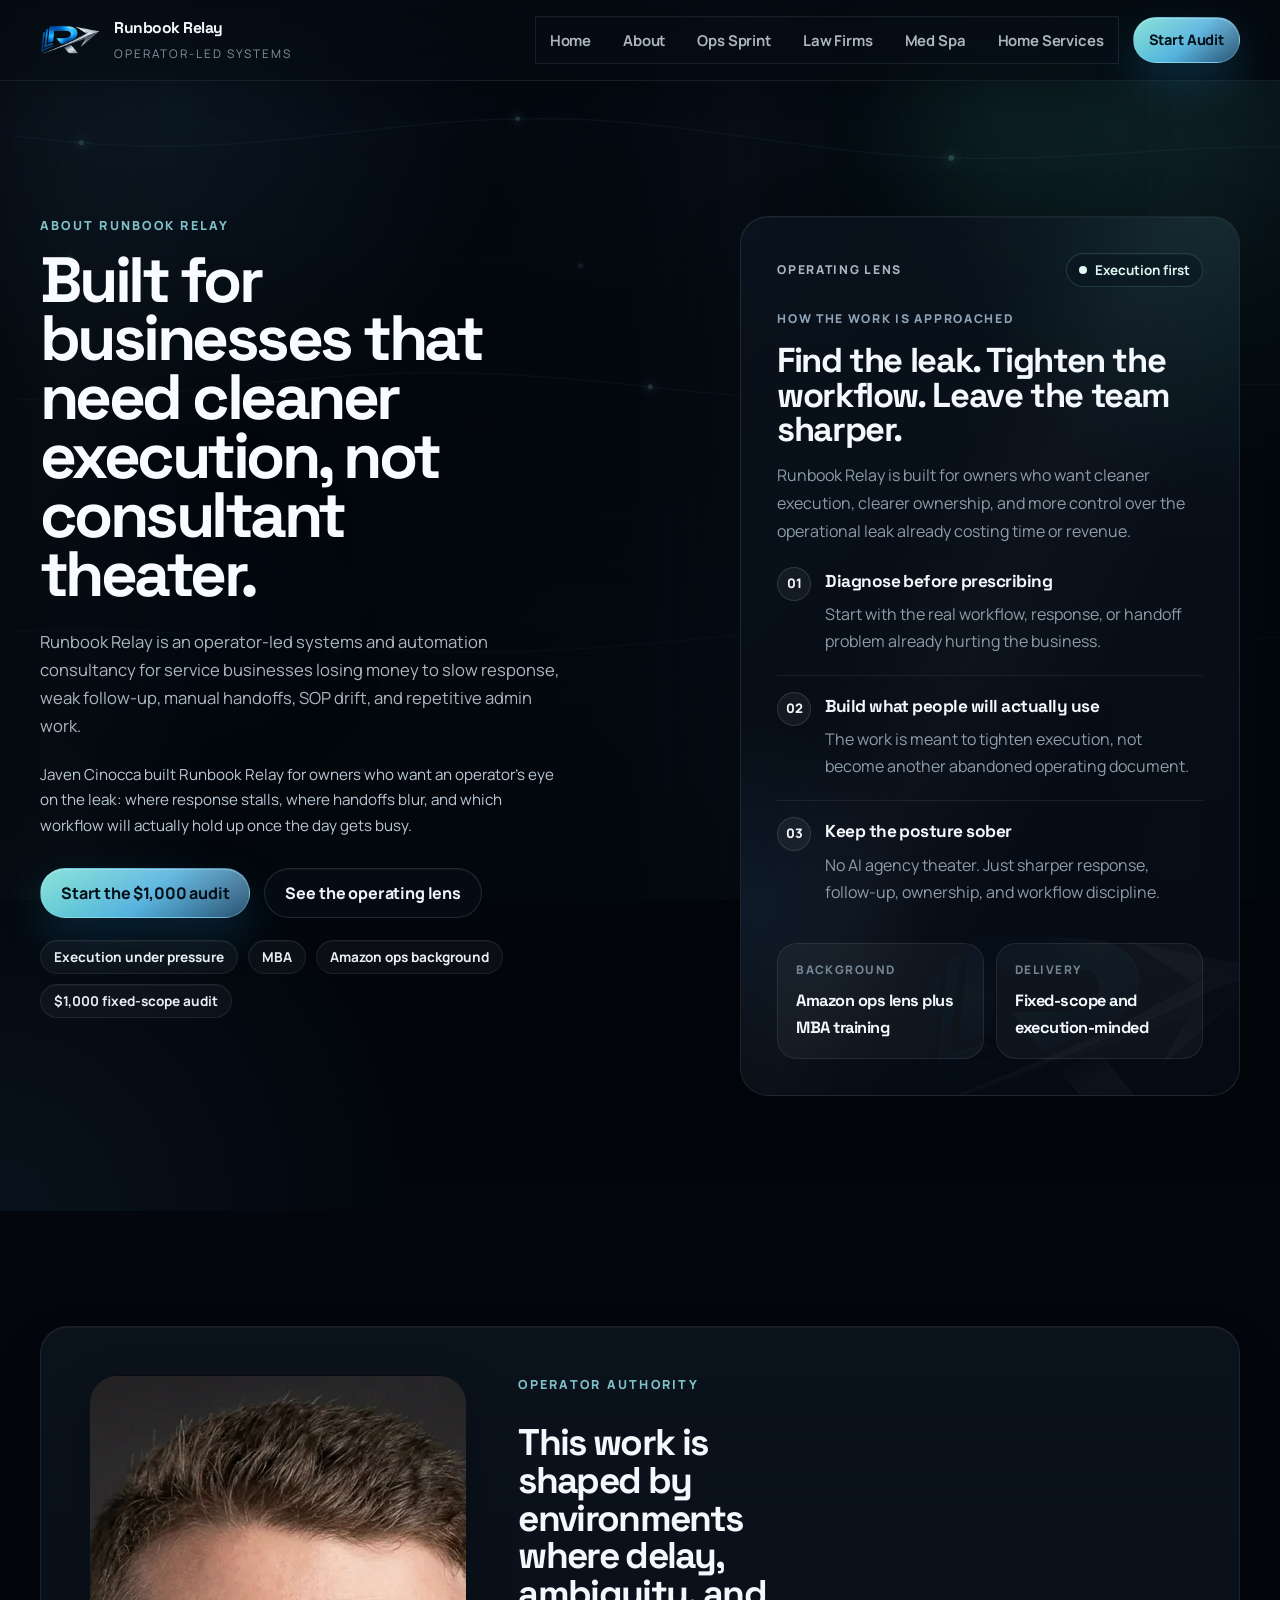
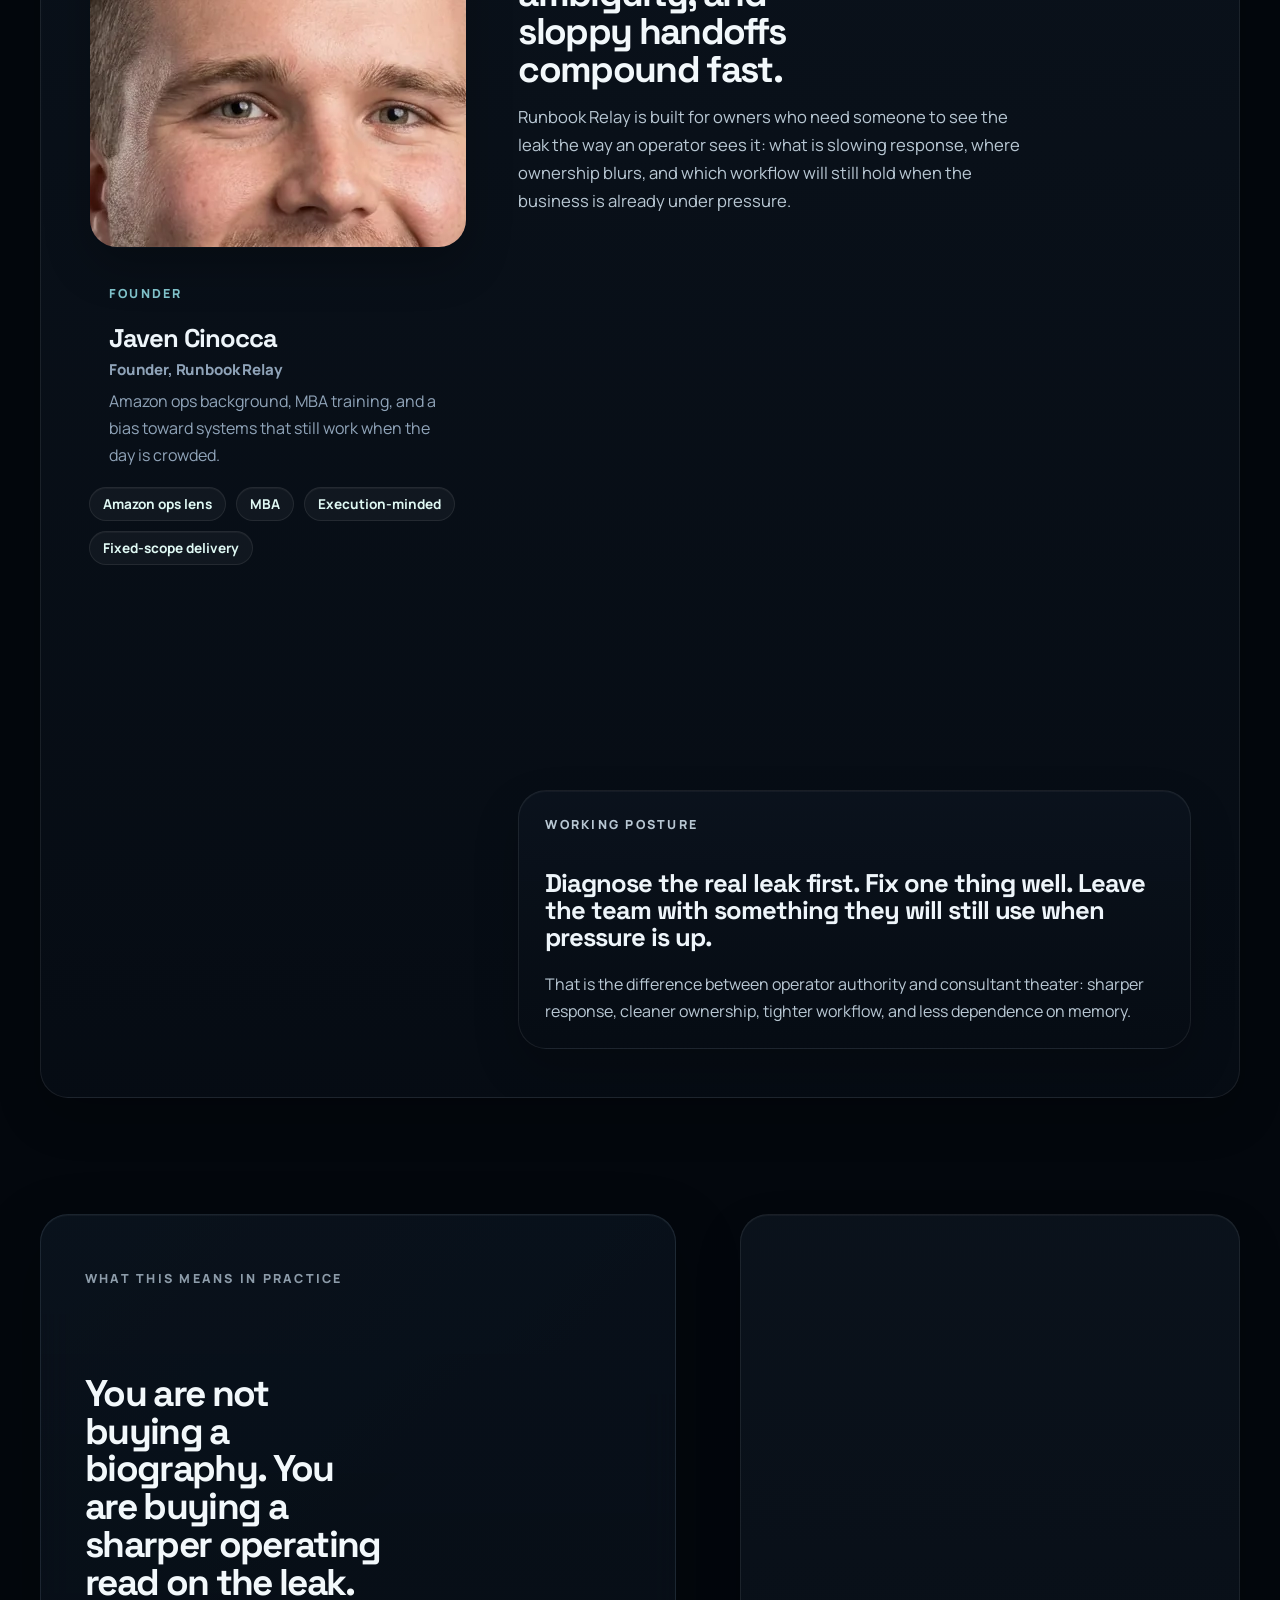
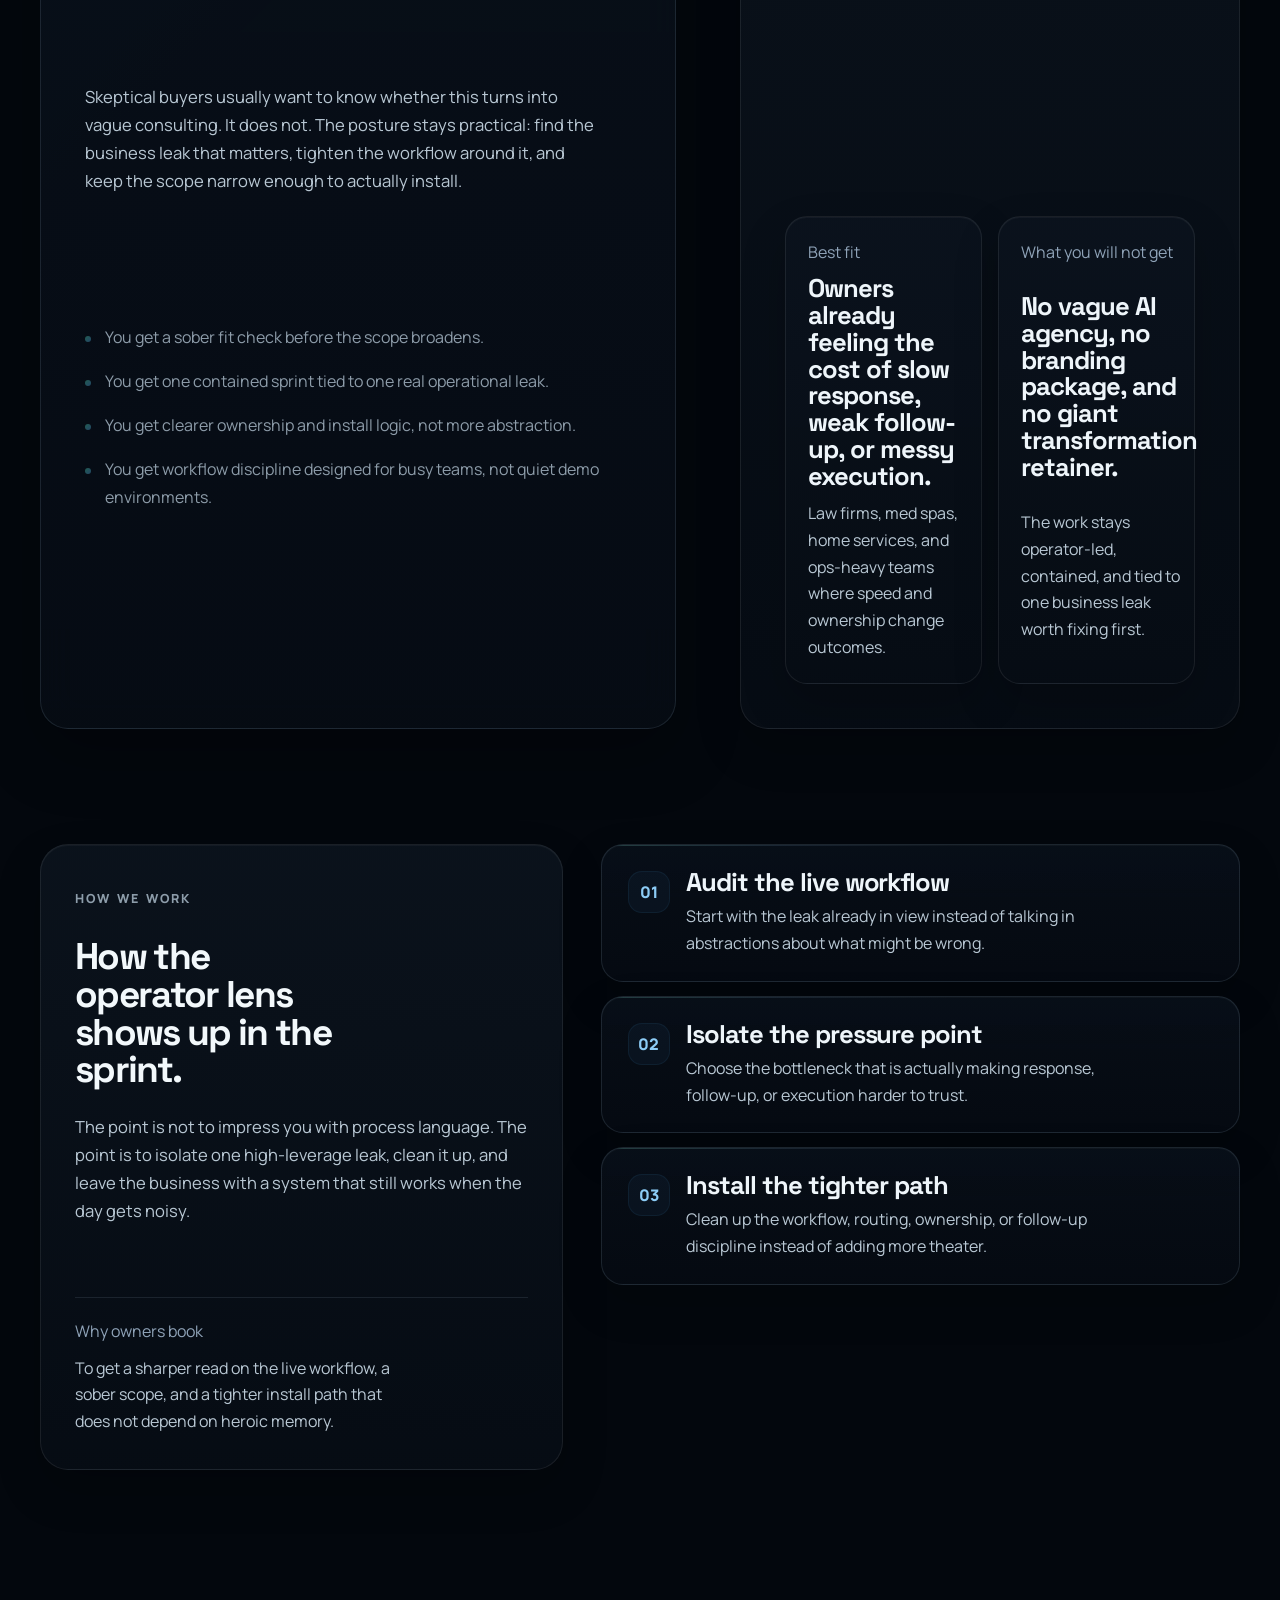
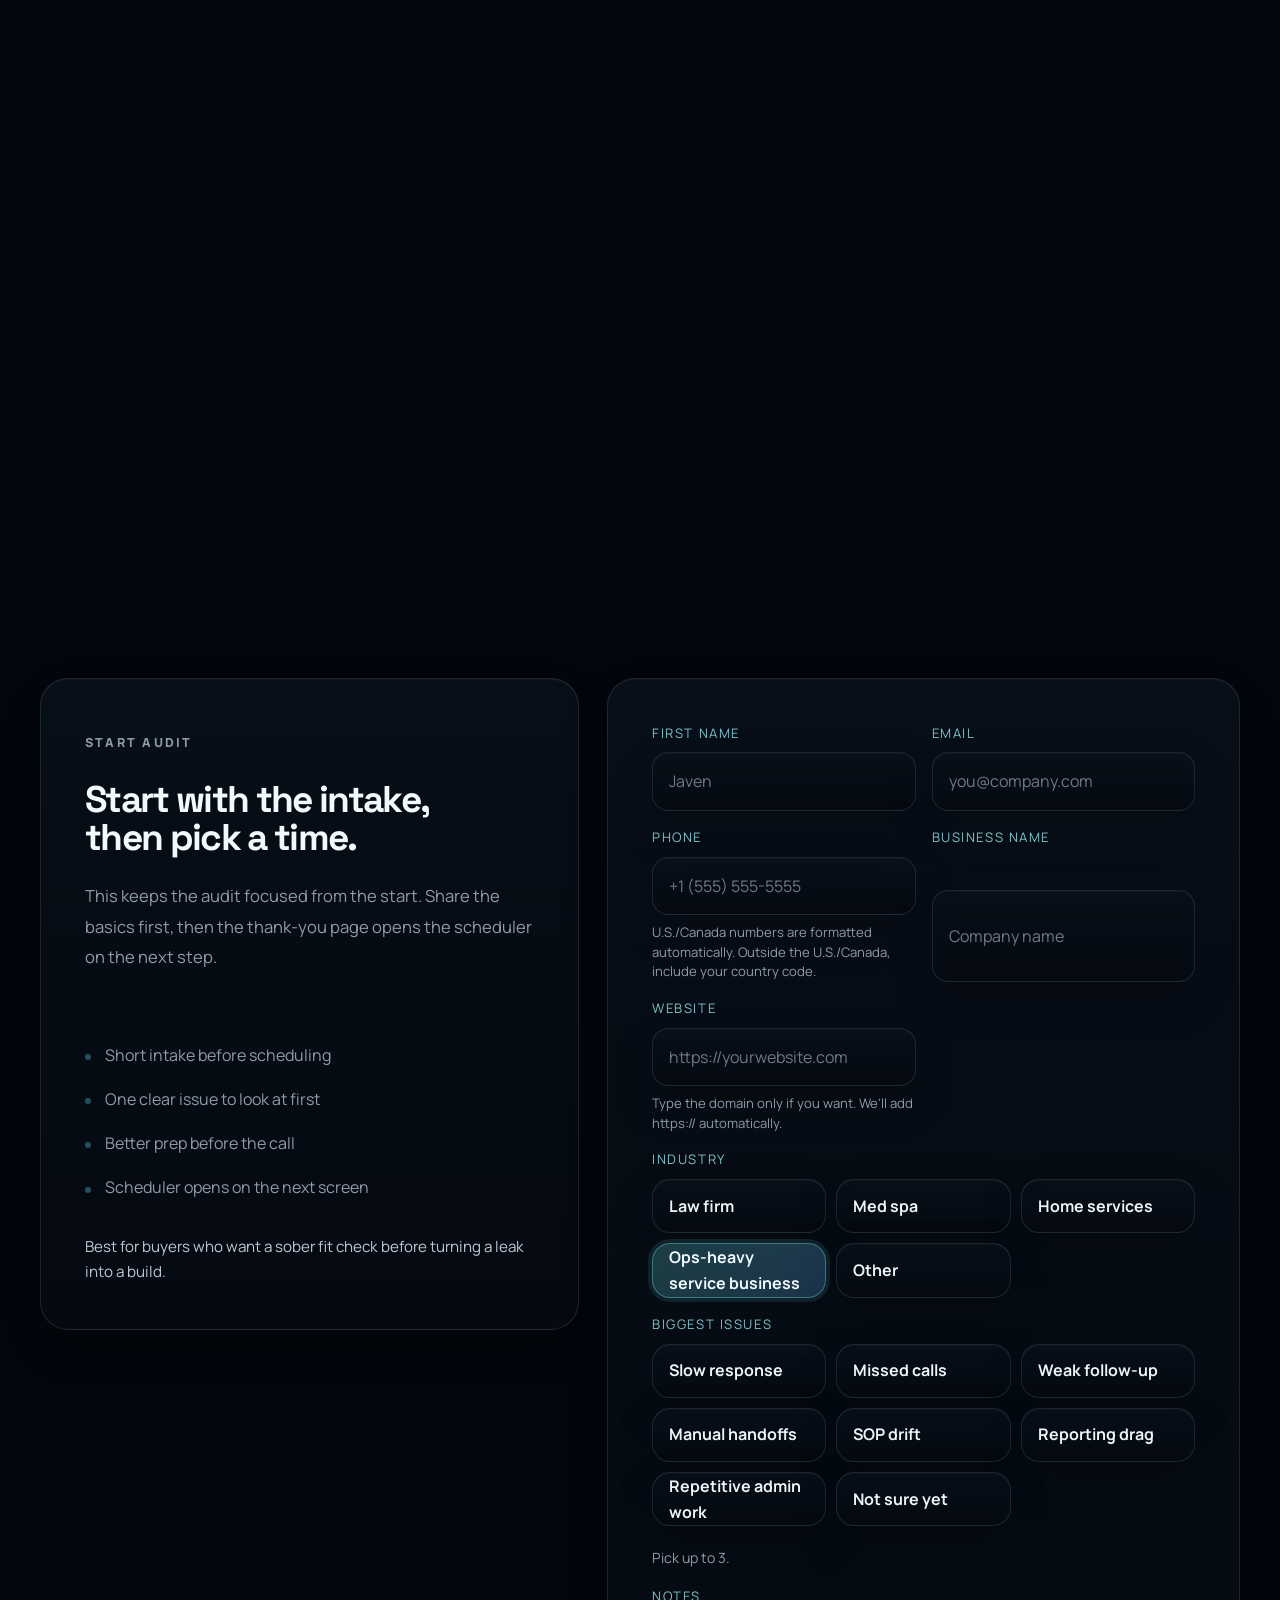
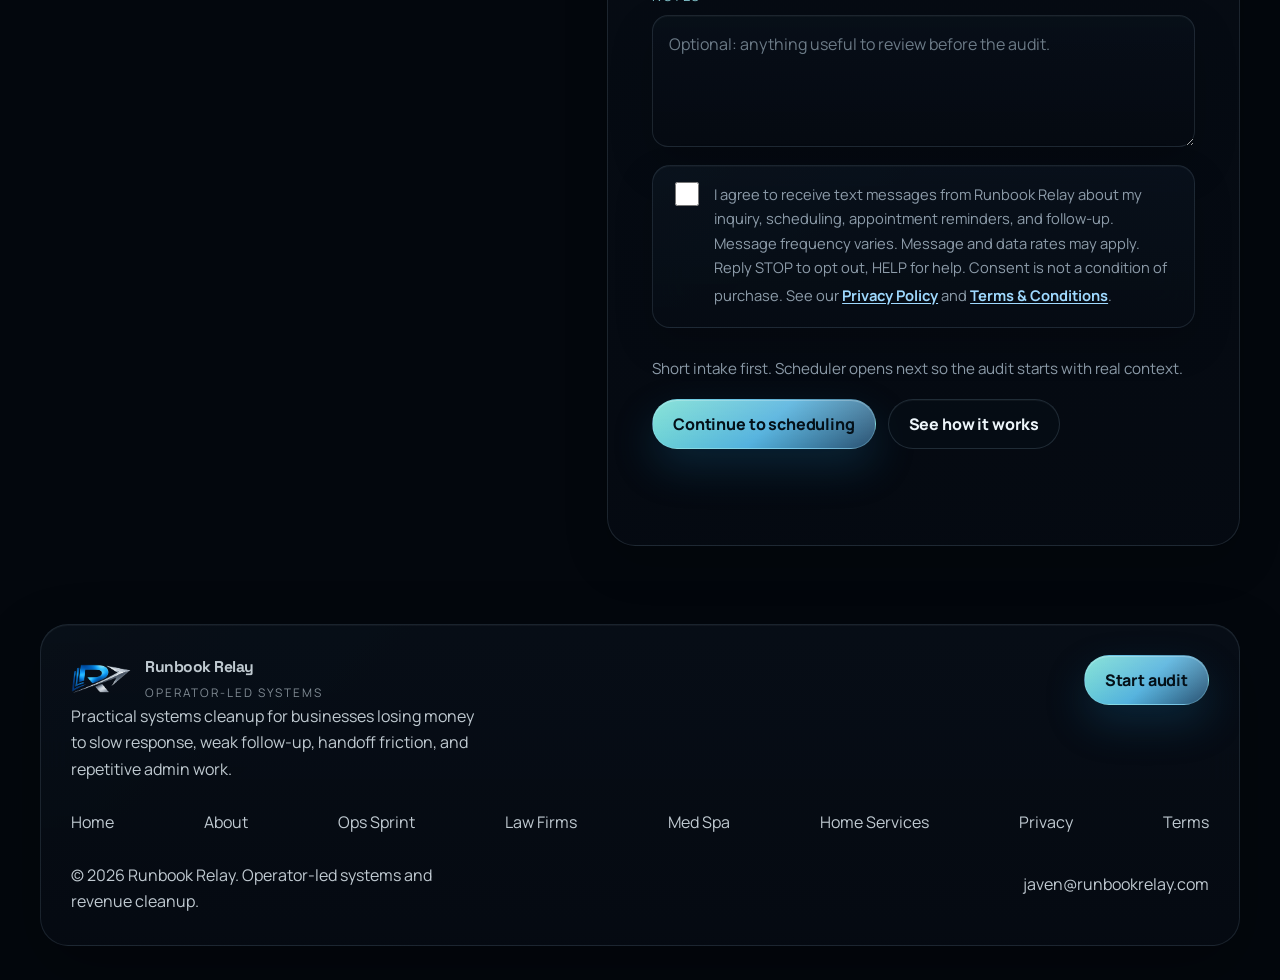
<file: about/index.html>
<!doctype html>
<html lang="en">
  <head>
    <meta charset="UTF-8" />
    <meta name="viewport" content="width=device-width, initial-scale=1.0" />
    <title>About Runbook Relay | Operator-Led Systems Cleanup</title>
    <meta
      name="description"
      content="Learn how Runbook Relay works: operator-led systems cleanup for service businesses losing money to slow response, weak follow-up, and manual workflow drag."
    />
    <meta name="theme-color" content="#071019" />
    <meta property="og:title" content="About Runbook Relay | Operator-Led Systems Cleanup" />
    <meta
      property="og:description"
      content="Operator-minded, fixed-scope systems work for businesses that need cleaner execution, not generic AI agency language."
    />
    <meta property="og:type" content="website" />
    <meta property="og:url" content="https://runbookrelay.com/about/" />
    <meta name="twitter:card" content="summary_large_image" />
    <meta name="twitter:title" content="About Runbook Relay | Operator-Led Systems Cleanup" />
    <meta
      name="twitter:description"
      content="Runbook Relay helps service businesses tighten response speed, follow-up, and execution with practical operator-led systems work."
    />
    <link rel="icon" type="image/png" sizes="16x16" href="/favicon-16x16.png?v=20260411b" />
    <link rel="icon" type="image/png" sizes="32x32" href="/favicon-32x32.png?v=20260411b" />
    <link rel="shortcut icon" href="/favicon-32x32.png?v=20260411b" />
    <link rel="apple-touch-icon" sizes="180x180" href="/apple-touch-icon.png?v=20260411b" />
    <link rel="preload" href="../assets/fonts/manrope-latin.woff2?v=20260409i" as="font" type="font/woff2" crossorigin />
    <link rel="preload" href="../assets/fonts/space-grotesk-latin.woff2?v=20260409i" as="font" type="font/woff2" crossorigin />
    <link rel="preload" href="../assets/runbook-relay-brand-mark.webp?v=20260411b" as="image" type="image/webp" fetchpriority="high" />
    <link rel="canonical" href="https://runbookrelay.com/about/" />
    <link rel="stylesheet" href="../assets/styles.css?v=20260411v" />
    <script>
      window.RUNBOOK_RELAY_CONFIG = {
        siteUrl: "https://runbookrelay.com",
        businessName: "Runbook Relay",
        calendlyUrl: "https://calendly.com/javencin/20minopsaudit",
        thankYouPath: "/thank-you/",
        leadStorageKey: "rr_audit_lead",
        leadCaptureWebhook: "https://hooks.zapier.com/hooks/catch/27178698/u7gpaa4/",
        analytics: {
          ga4MeasurementId: "G-ZFQPBPZYZ7",
          posthogApiKey: "phc_rrYJ2yyNMwe4WhzRrTYmtsVxXaX8k3vsYy4yq6fLLn9N",
          posthogApiHost: "https://us.i.posthog.com",
          clarityProjectId: "w8wxphs466",
          debug: false
        }
      };
    </script>
    <script src="../assets/analytics.js?v=20260409i" defer></script>
    <script src="../assets/app.js?v=20260411i" defer></script>
  </head>
  <body class="route-about">
    <header class="site-header" data-site-header>
      <div class="shell site-header-inner">
        <a class="brand" href="../" aria-label="Runbook Relay home">
          <span class="brand-mark" aria-hidden="true"></span>
          <span class="brand-copy">
            <strong>Runbook Relay</strong>
            <span>Operator-led systems</span>
          </span>
        </a>
        <div class="nav-shell">
          <nav class="site-nav" aria-label="Primary" data-nav-menu>
            <div class="nav-links">
              <a href="../" data-route="/">Home</a>
              <a href="../about/" data-route="/about">About</a>
              <a href="../ops/" data-route="/ops">Ops Sprint</a>
              <a href="../law-firms/" data-route="/law-firms">Law Firms</a>
              <a href="../med-spa/" data-route="/med-spa">Med Spa</a>
              <a href="../home-services/" data-route="/home-services">Home Services</a>
            </div>
          </nav>
          <div class="header-actions">
              <a class="button button-small button-primary" href="#audit-form" data-track="cta" data-track-label="about_nav_book_audit">Start Audit</a>
            </div>
          <button class="nav-toggle" type="button" aria-expanded="false" aria-label="Toggle navigation" data-nav-toggle>
            <span></span>
          </button>
        </div>
      </div>
    </header>

    <main>
      <section class="page-hero">
        <div class="shell page-hero-grid">
          <div class="page-hero-copy" data-reveal>
            <p class="eyebrow">About Runbook Relay</p>
            <h1 class="page-hero-title">Built for businesses that need cleaner execution, not consultant theater.</h1>
            <p class="page-hero-lead">
              Runbook Relay is an operator-led systems and automation consultancy for
              service businesses losing money to slow response, weak follow-up, manual
              handoffs, SOP drift, and repetitive admin work.
            </p>
            <p class="subroute-note">
              Javen Cinocca built Runbook Relay for owners who want an operator's eye on the leak:
              where response stalls, where handoffs blur, and which workflow will actually hold up
              once the day gets busy.
            </p>
            <div class="hero-actions">
              <a class="button button-primary" href="#audit-form" data-track="cta" data-track-label="about_hero_book_audit">Start the $1,000 audit</a>
              <a class="button button-secondary" href="#founder" data-track="jump" data-track-label="about_hero_founder">See the operating lens</a>
            </div>
            <div class="trust-line">
              <span class="trust-chip">Execution under pressure</span>
              <span class="trust-chip">MBA</span>
              <span class="trust-chip">Amazon ops background</span>
              <span class="trust-chip">$1,000 fixed-scope audit</span>
            </div>
          </div>

          <aside class="page-hero-visual" data-reveal>
            <div class="systems-board">
              <div class="systems-top">
                <span class="visual-label">Operating lens</span>
                <span class="systems-status">Execution first</span>
              </div>
              <div class="systems-summary">
                <span class="systems-caption">How the work is approached</span>
                <h2>Find the leak. Tighten the workflow. Leave the team sharper.</h2>
                <p>
                  Runbook Relay is built for owners who want cleaner execution, clearer ownership,
                  and more control over the operational leak already costing time or revenue.
                </p>
              </div>
              <div class="systems-rail">
                <article class="systems-rail-item">
                  <span class="rail-index">01</span>
                  <div>
                    <strong>Diagnose before prescribing</strong>
                    <p>Start with the real workflow, response, or handoff problem already hurting the business.</p>
                  </div>
                </article>
                <article class="systems-rail-item">
                  <span class="rail-index">02</span>
                  <div>
                    <strong>Build what people will actually use</strong>
                    <p>The work is meant to tighten execution, not become another abandoned operating document.</p>
                  </div>
                </article>
                <article class="systems-rail-item">
                  <span class="rail-index">03</span>
                  <div>
                    <strong>Keep the posture sober</strong>
                    <p>No AI agency theater. Just sharper response, follow-up, ownership, and workflow discipline.</p>
                  </div>
                </article>
              </div>
              <div class="systems-footer">
                <article class="systems-kpi">
                  <span>Background</span>
                  <strong>Amazon ops lens plus MBA training</strong>
                </article>
                <article class="systems-kpi">
                  <span>Delivery</span>
                  <strong>Fixed-scope and execution-minded</strong>
                </article>
              </div>
            </div>
          </aside>
        </div>
      </section>

      <section class="section anchor-offset" id="founder">
        <div class="shell">
          <div class="founder-panel about-authority-band" data-reveal>
            <div class="about-authority-grid">
              <aside class="about-founder-media">
                <figure class="founder-visual about-founder-portrait">
                  <img
                    src="../assets/founder-javen-cinocca.webp"
                    alt="Portrait of Javen Cinocca, founder of Runbook Relay"
                    loading="lazy"
                    decoding="async"
                    fetchpriority="low"
                    width="1024"
                    height="1024"
                  />
                </figure>
                <div class="about-founder-identity">
                  <p class="eyebrow">Founder</p>
                  <h2 class="card-title">Javen Cinocca</h2>
                  <p class="about-founder-role">Founder, Runbook Relay</p>
                  <p class="about-founder-note">
                    Amazon ops background, MBA training, and a bias toward systems that still work when the day is crowded.
                  </p>
                </div>
                <div class="about-founder-chip-grid founder-meta">
                  <span class="mini-chip">Amazon ops lens</span>
                  <span class="mini-chip">MBA</span>
                  <span class="mini-chip">Execution-minded</span>
                  <span class="mini-chip">Fixed-scope delivery</span>
                </div>
              </aside>
              <div class="about-founder-story">
                <div class="section-header compact">
                  <p class="eyebrow">Operator authority</p>
                  <h2 class="section-title">This work is shaped by environments where delay, ambiguity, and sloppy handoffs compound fast.</h2>
                  <p class="section-copy">
                    Runbook Relay is built for owners who need someone to see the leak the way an operator sees it:
                    what is slowing response, where ownership blurs, and which workflow will still hold when the
                    business is already under pressure.
                  </p>
                </div>
                <div class="about-founder-pillars">
                  <article class="credibility-card about-pillar">
                    <span class="card-kicker">Pressure-tested bias</span>
                    <h3 class="card-title">Build for the busiest day, not the demo.</h3>
                    <p>Good systems should still hold when calls stack up, handoffs blur, and people are switching contexts fast.</p>
                  </article>
                  <article class="credibility-card about-pillar">
                    <span class="card-kicker">Operator posture</span>
                    <h3 class="card-title">Treat ownership and handoffs like revenue issues.</h3>
                    <p>In service businesses, messy routing, slow follow-up, and weak next-step discipline often cost real money.</p>
                  </article>
                  <article class="credibility-card about-pillar">
                    <span class="card-kicker">Scope discipline</span>
                    <h3 class="card-title">Fix one leak well before talking bigger transformation.</h3>
                    <p>The point is to earn trust with one contained install, not expand the work into consultant fog.</p>
                  </article>
                </div>
                <div class="quote-panel about-founder-quote">
                  <p class="eyebrow">Working posture</p>
                  <h3 class="card-title">Diagnose the real leak first. Fix one thing well. Leave the team with something they will still use when pressure is up.</h3>
                  <p>
                    That is the difference between operator authority and consultant theater:
                    sharper response, cleaner ownership, tighter workflow, and less dependence on memory.
                  </p>
                </div>
              </div>
            </div>
          </div>
        </div>
      </section>

      <section class="section">
        <div class="shell">
          <div class="split-highlight about-framework-band">
            <article class="surface-alt surface-stack about-framework-copy" data-reveal>
              <div class="section-header compact">
                <p class="eyebrow">What this means in practice</p>
                <h2 class="section-title">You are not buying a biography. You are buying a sharper operating read on the leak.</h2>
                <p class="section-copy">
                  Skeptical buyers usually want to know whether this turns into vague consulting.
                  It does not. The posture stays practical: find the business leak that matters, tighten the workflow around it,
                  and keep the scope narrow enough to actually install.
                </p>
              </div>
              <ul class="list">
                <li>You get a sober fit check before the scope broadens.</li>
                <li>You get one contained sprint tied to one real operational leak.</li>
                <li>You get clearer ownership and install logic, not more abstraction.</li>
                <li>You get workflow discipline designed for busy teams, not quiet demo environments.</li>
              </ul>
            </article>

            <article class="surface about-framework-panel" data-reveal>
              <div class="about-proof-stack">
                <article class="about-proof-item">
                  <span class="step-index">01</span>
                  <div>
                    <h3 class="card-title">Response and handoffs are treated like business-critical systems.</h3>
                    <p>Because in service businesses, they usually are. The leak is often operational before it is strategic.</p>
                  </div>
                </article>
                <article class="about-proof-item">
                  <span class="step-index">02</span>
                  <div>
                    <h3 class="card-title">The install is judged by whether the team will actually run it.</h3>
                    <p>Not by how smart it sounds in a deck, and not by how much complexity it can absorb.</p>
                  </div>
                </article>
                <article class="about-proof-item">
                  <span class="step-index">03</span>
                  <div>
                    <h3 class="card-title">The sharpest leak gets fixed first.</h3>
                    <p>That makes the next step easier to trust, easier to approve, and easier to measure.</p>
                  </div>
                </article>
              </div>
              <div class="about-fit-strip">
                <article class="about-fit-card">
                  <span class="card-kicker">Best fit</span>
                  <h3 class="card-title">Owners already feeling the cost of slow response, weak follow-up, or messy execution.</h3>
                  <p>Law firms, med spas, home services, and ops-heavy teams where speed and ownership change outcomes.</p>
                </article>
                <article class="about-fit-card">
                  <span class="card-kicker">What you will not get</span>
                  <h3 class="card-title">No vague AI agency, no branding package, and no giant transformation retainer.</h3>
                  <p>The work stays operator-led, contained, and tied to one business leak worth fixing first.</p>
                </article>
              </div>
            </article>
          </div>
        </div>
      </section>

      <section class="section anchor-offset" id="how-we-work">
        <div class="shell">
          <div class="about-process-band" data-reveal>
            <article class="surface-alt surface-stack about-process-intro">
              <div class="section-header compact">
                <p class="eyebrow">How we work</p>
                <h2 class="section-title">How the operator lens shows up in the sprint.</h2>
                <p class="section-copy">
                  The point is not to impress you with process language. The point is to
                  isolate one high-leverage leak, clean it up, and leave the business with
                  a system that still works when the day gets noisy.
                </p>
              </div>
              <div class="about-process-note">
                <span class="card-kicker">Why owners book</span>
                <p>
                  To get a sharper read on the live workflow, a sober scope, and a tighter
                  install path that does not depend on heroic memory.
                </p>
              </div>
            </article>
            <div class="about-process-flow">
              <article class="process-card about-process-card">
                <span class="step-index">01</span>
                <div>
                  <h3 class="card-title">Audit the live workflow</h3>
                  <p>Start with the leak already in view instead of talking in abstractions about what might be wrong.</p>
                </div>
              </article>
              <article class="process-card about-process-card">
                <span class="step-index">02</span>
                <div>
                  <h3 class="card-title">Isolate the pressure point</h3>
                  <p>Choose the bottleneck that is actually making response, follow-up, or execution harder to trust.</p>
                </div>
              </article>
              <article class="process-card about-process-card">
                <span class="step-index">03</span>
                <div>
                  <h3 class="card-title">Install the tighter path</h3>
                  <p>Clean up the workflow, routing, ownership, or follow-up discipline instead of adding more theater.</p>
                </div>
              </article>
              <article class="process-card about-process-card">
                <span class="step-index">04</span>
                <div>
                  <h3 class="card-title">Leave the team sharper</h3>
                  <p>Document what matters, clarify the next step, and leave something the team can actually keep running.</p>
                </div>
              </article>
            </div>
          </div>
        </div>
      </section>

      <section class="section">
        <div class="shell">
          <div class="decision-band anchor-offset" data-reveal id="decision-point">
            <div class="decision-grid">
              <div class="decision-copy">
              <p class="eyebrow">How to start</p>
              <h2 class="section-title">If you want a sober operator-led read on the leak, start with the short intake.</h2>
              <p class="section-copy">
                The audit is the cleanest way to see whether the leak is real, whether the scope is narrow enough to fix well,
                and whether the operator fit is strong before anything bigger gets discussed.
              </p>
            </div>
            <div class="decision-points">
                <article class="decision-point">
                  <span>Format</span>
                  <strong>Short intake, then live scheduling</strong>
                  <p>The process stays practical and grounded in one real business bottleneck first.</p>
                </article>
                <article class="decision-point">
                  <span>Bias</span>
                  <strong>Honest fit check over hard sell</strong>
                  <p>If the problem is not clear enough or the path to value is weak, you hear that early.</p>
                </article>
              </div>
              <div class="decision-actions">
                <a class="button button-primary" href="#audit-form" data-track="cta" data-track-label="about_decision_band_book">Start the short intake</a>
                <p class="micro-copy">This is the fastest way to see whether the leak is worth fixing with a contained sprint.</p>
              </div>
            </div>
          </div>
        </div>
      </section>

      <section class="section anchor-offset" id="audit-form">
        <div class="shell audit-grid">
          <article class="surface-alt surface-stack form-panel" data-reveal>
            <div class="section-header compact">
              <p class="eyebrow">Start audit</p>
              <h2 class="section-title">Start with the intake, then pick a time.</h2>
              <p class="section-copy">
                This keeps the audit focused from the start. Share the basics first,
                then the thank-you page opens the scheduler on the next step.
              </p>
            </div>
            <ul class="list">
              <li>Short intake before scheduling</li>
              <li>One clear issue to look at first</li>
              <li>Better prep before the call</li>
              <li>Scheduler opens on the next screen</li>
            </ul>
            <p class="form-note">Best for buyers who want a sober fit check before turning a leak into a build.</p>
          </article>

          <article class="surface form-panel" data-reveal>
            <form class="audit-form" data-audit-form data-default-industry="ops_heavy_services" data-page-label="/about" novalidate>
              <div class="form-grid">
                <label class="field">
                  <span class="field-label">First name</span>
                  <input type="text" name="first_name" placeholder="Javen" required />
                </label>
                <label class="field">
                  <span class="field-label">Email</span>
                  <input type="email" name="email" placeholder="you@company.com" required />
                </label>
                <label class="field">
                  <span class="field-label">Phone</span>
                  <input type="tel" name="phone" placeholder="+1 (555) 555-5555" inputmode="tel" autocomplete="tel" required />
                  <span class="field-help">U.S./Canada numbers are formatted automatically. Outside the U.S./Canada, include your country code.</span>
                </label>
                <label class="field">
                  <span class="field-label">Business name</span>
                  <input type="text" name="business_name" placeholder="Company name" required />
                </label>
                <label class="field">
                  <span class="field-label">Website</span>
                  <input
                    type="text"
                    name="website"
                    inputmode="url"
                    autocomplete="url"
                    autocapitalize="none"
                    spellcheck="false"
                    placeholder="https://yourwebsite.com"
                    required
                  />
                  <span class="field-help">Type the domain only if you want. We'll add https:// automatically.</span>
                </label>
                <div class="field field-full choice-field">
                  <span class="field-label">Industry</span>
                  <div class="choice-group" data-choice-group data-choice-name="industry">
                    <input type="hidden" name="industry" required data-choice-input />
                    <div class="choice-options">
                      <button class="choice-button" type="button" data-choice-value="law_firm">Law firm</button>
                      <button class="choice-button" type="button" data-choice-value="med_spa">Med spa</button>
                      <button class="choice-button" type="button" data-choice-value="home_services">Home services</button>
                      <button class="choice-button" type="button" data-choice-value="ops_heavy_services">Ops-heavy service business</button>
                      <button class="choice-button" type="button" data-choice-value="other">Other</button>
                    </div>
                  </div>
                </div>
                <div class="field field-full choice-field">
                  <span class="field-label">Biggest issues</span>
                  <div class="choice-group" data-choice-group data-choice-name="biggest_issue" data-choice-max="3">
                    <input type="hidden" name="biggest_issue" required data-choice-input />
                    <div class="choice-options">
                      <button class="choice-button" type="button" data-choice-value="slow_response">Slow response</button>
                      <button class="choice-button" type="button" data-choice-value="missed_calls">Missed calls</button>
                      <button class="choice-button" type="button" data-choice-value="weak_follow_up">Weak follow-up</button>
                      <button class="choice-button" type="button" data-choice-value="manual_handoffs">Manual handoffs</button>
                      <button class="choice-button" type="button" data-choice-value="sop_drift">SOP drift</button>
                      <button class="choice-button" type="button" data-choice-value="reporting_drag">Reporting drag</button>
                      <button class="choice-button" type="button" data-choice-value="repetitive_admin">Repetitive admin work</button>
                      <button class="choice-button" type="button" data-choice-value="not_sure">Not sure yet</button>
                    </div>
                    <p class="choice-note" data-choice-status>Pick up to 3.</p>
                  </div>
                </div>
                <label class="field field-full">
                  <span class="field-label">Notes</span>
                  <textarea name="notes" placeholder="Optional: anything useful to review before the audit."></textarea>
                </label>
              </div>

              <input type="hidden" name="source_page" />
              <input type="hidden" name="source_path" />
              <input type="hidden" name="source_url" />
              <input type="hidden" name="utm_source" />
              <input type="hidden" name="utm_medium" />
              <input type="hidden" name="utm_campaign" />
              <input type="hidden" name="submitted_at" />

              <label class="sms-consent">
                <input type="checkbox" name="sms_consent" value="agreed" required />
                <span>
                  I agree to receive text messages from Runbook Relay about my inquiry, scheduling, appointment reminders, and follow-up. Message frequency varies. Message and data rates may apply. Reply STOP to opt out, HELP for help. Consent is not a condition of purchase. See our
                  <a href="../privacy/" target="_blank" rel="noopener noreferrer">Privacy Policy</a>
                  and
                  <a href="../terms/" target="_blank" rel="noopener noreferrer">Terms &amp; Conditions</a>.
                </span>
              </label>
              <p class="field-note">Short intake first. Scheduler opens next so the audit starts with real context.</p>
              <div class="form-actions">
                <button class="button button-primary" type="submit">Continue to scheduling</button>
                <a class="button button-secondary" href="#how-we-work">See how it works</a>
              </div>
              <p class="form-status" data-form-status aria-live="polite"></p>
            </form>
          </article>
        </div>
      </section>
    </main>

    <footer class="footer">
      <div class="shell footer-shell">
        <div class="footer-top">
          <div>
            <a class="brand" href="../" aria-label="Runbook Relay home">
              <span class="brand-mark" aria-hidden="true"></span>
              <span class="brand-copy">
                <strong>Runbook Relay</strong>
                <span>Operator-led systems</span>
              </span>
            </a>
            <p class="footer-copy">
              Practical systems cleanup for businesses losing money to slow response,
              weak follow-up, handoff friction, and repetitive admin work.
            </p>
          </div>
          <a class="button button-primary" href="#audit-form">Start audit</a>
        </div>
        <div class="footer-links">
          <a href="../">Home</a>
          <a href="../about/">About</a>
          <a href="../ops/">Ops Sprint</a>
          <a href="../law-firms/">Law Firms</a>
          <a href="../med-spa/">Med Spa</a>
          <a href="../home-services/">Home Services</a>
          <a href="../privacy/">Privacy</a>
          <a href="../terms/">Terms</a>
        </div>
        <div class="footer-bottom">
          <span class="footer-copy">&copy; <span id="footer-year"></span> Runbook Relay. Operator-led systems and revenue cleanup.</span>
          <a href="mailto:javen@runbookrelay.com">javen@runbookrelay.com</a>
        </div>
      </div>
    </footer>
  </body>
</html>
</file>
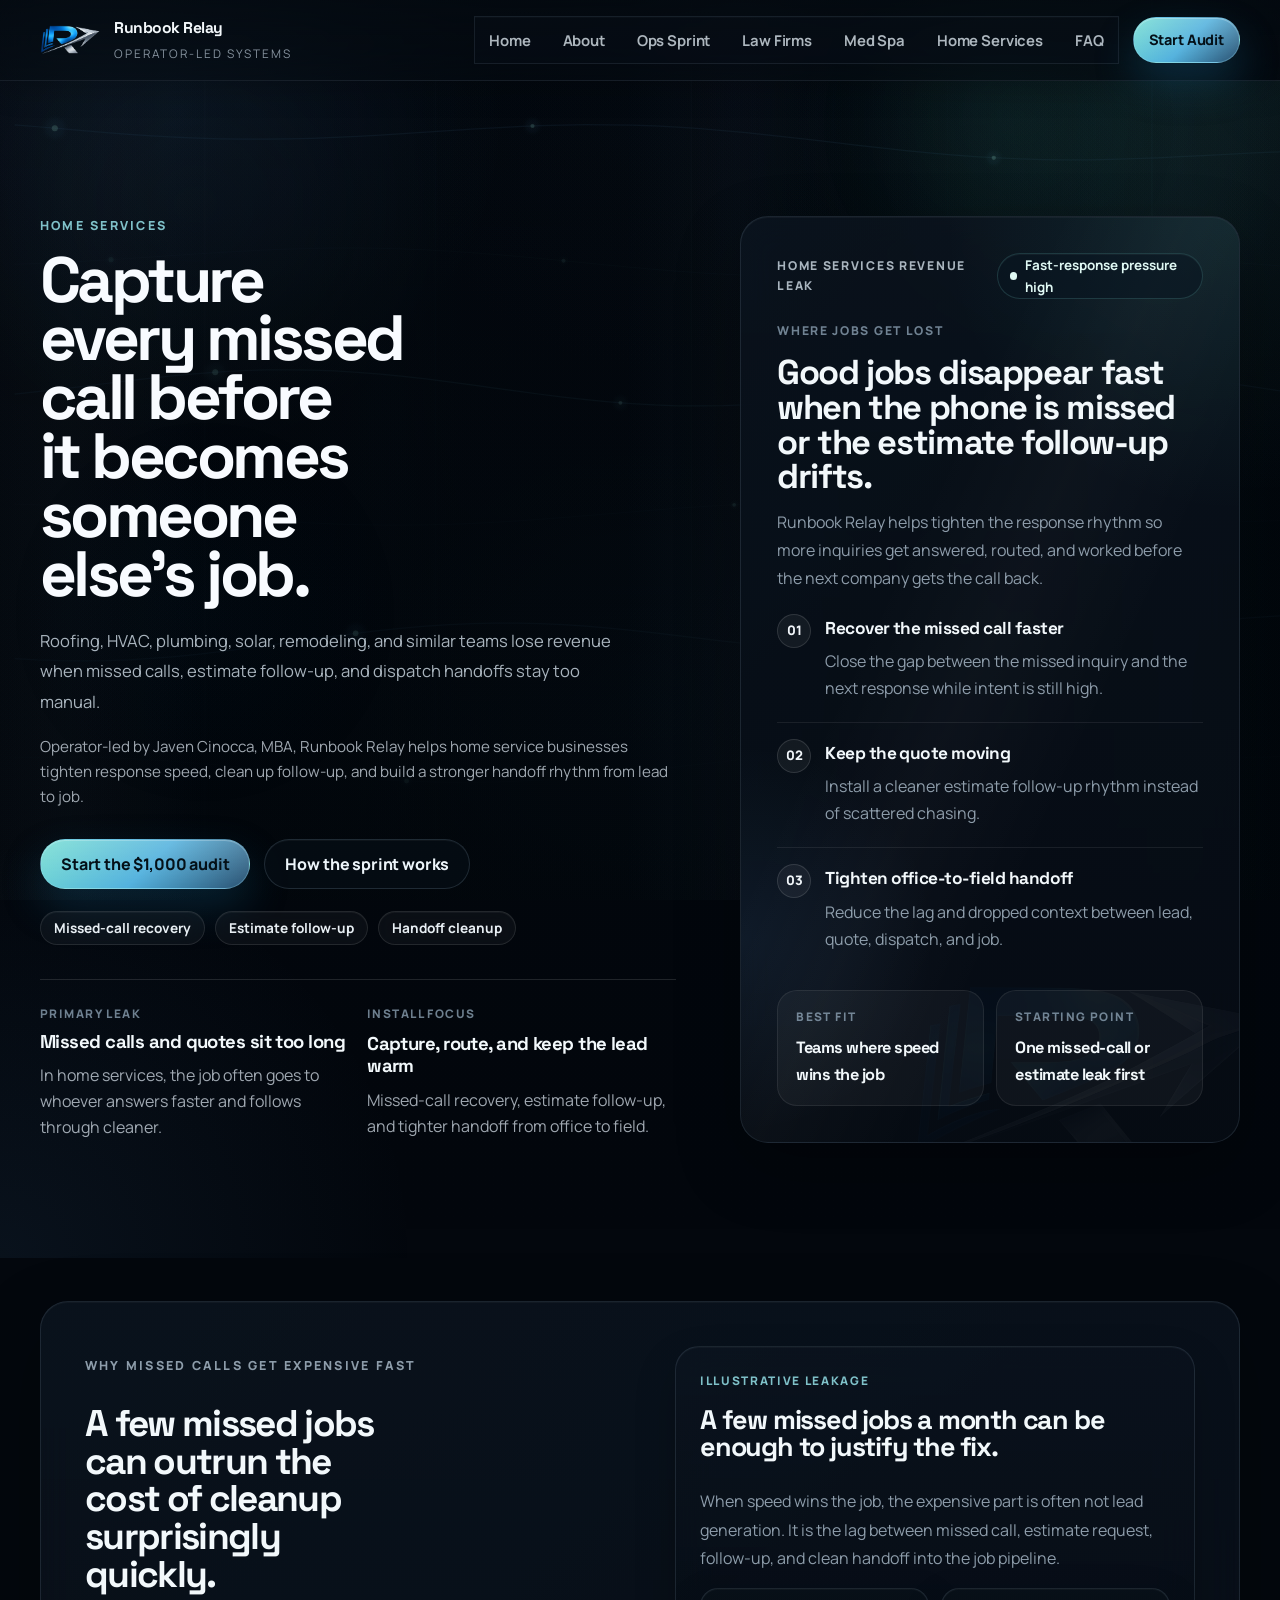
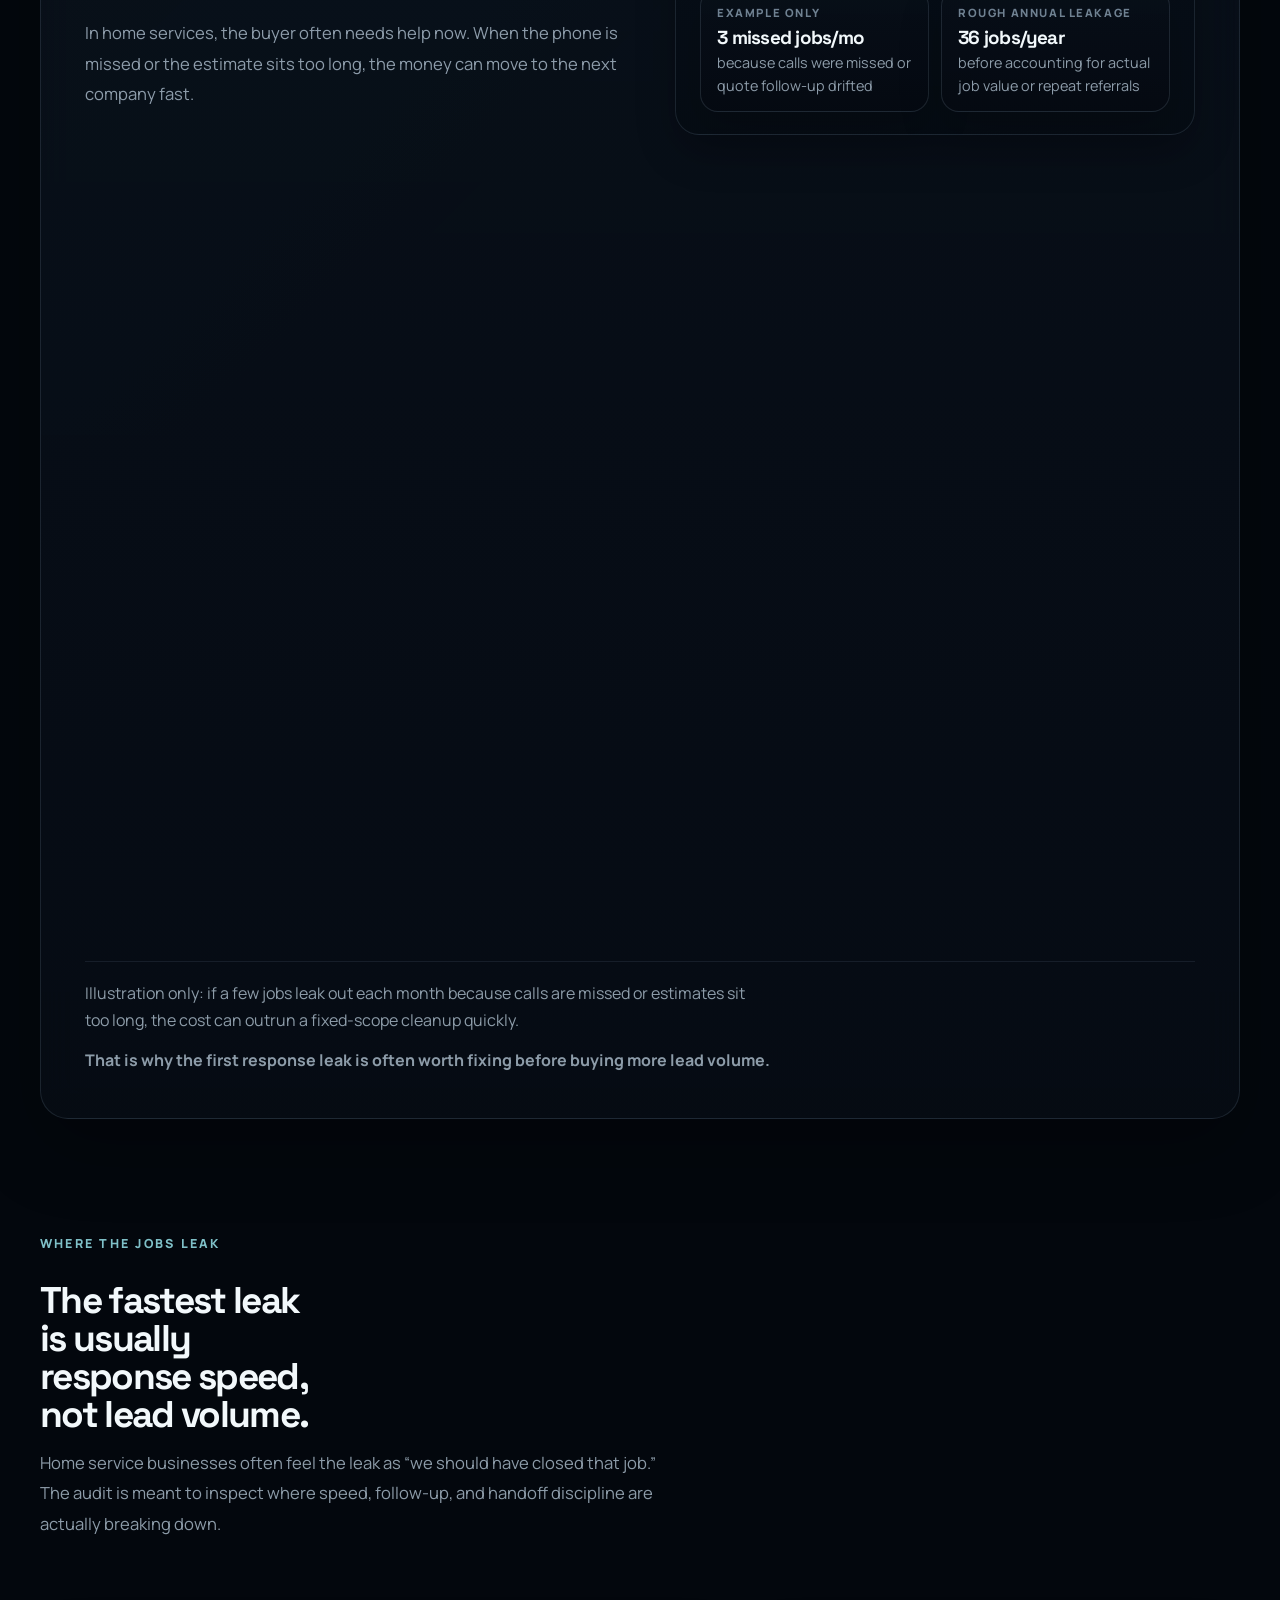
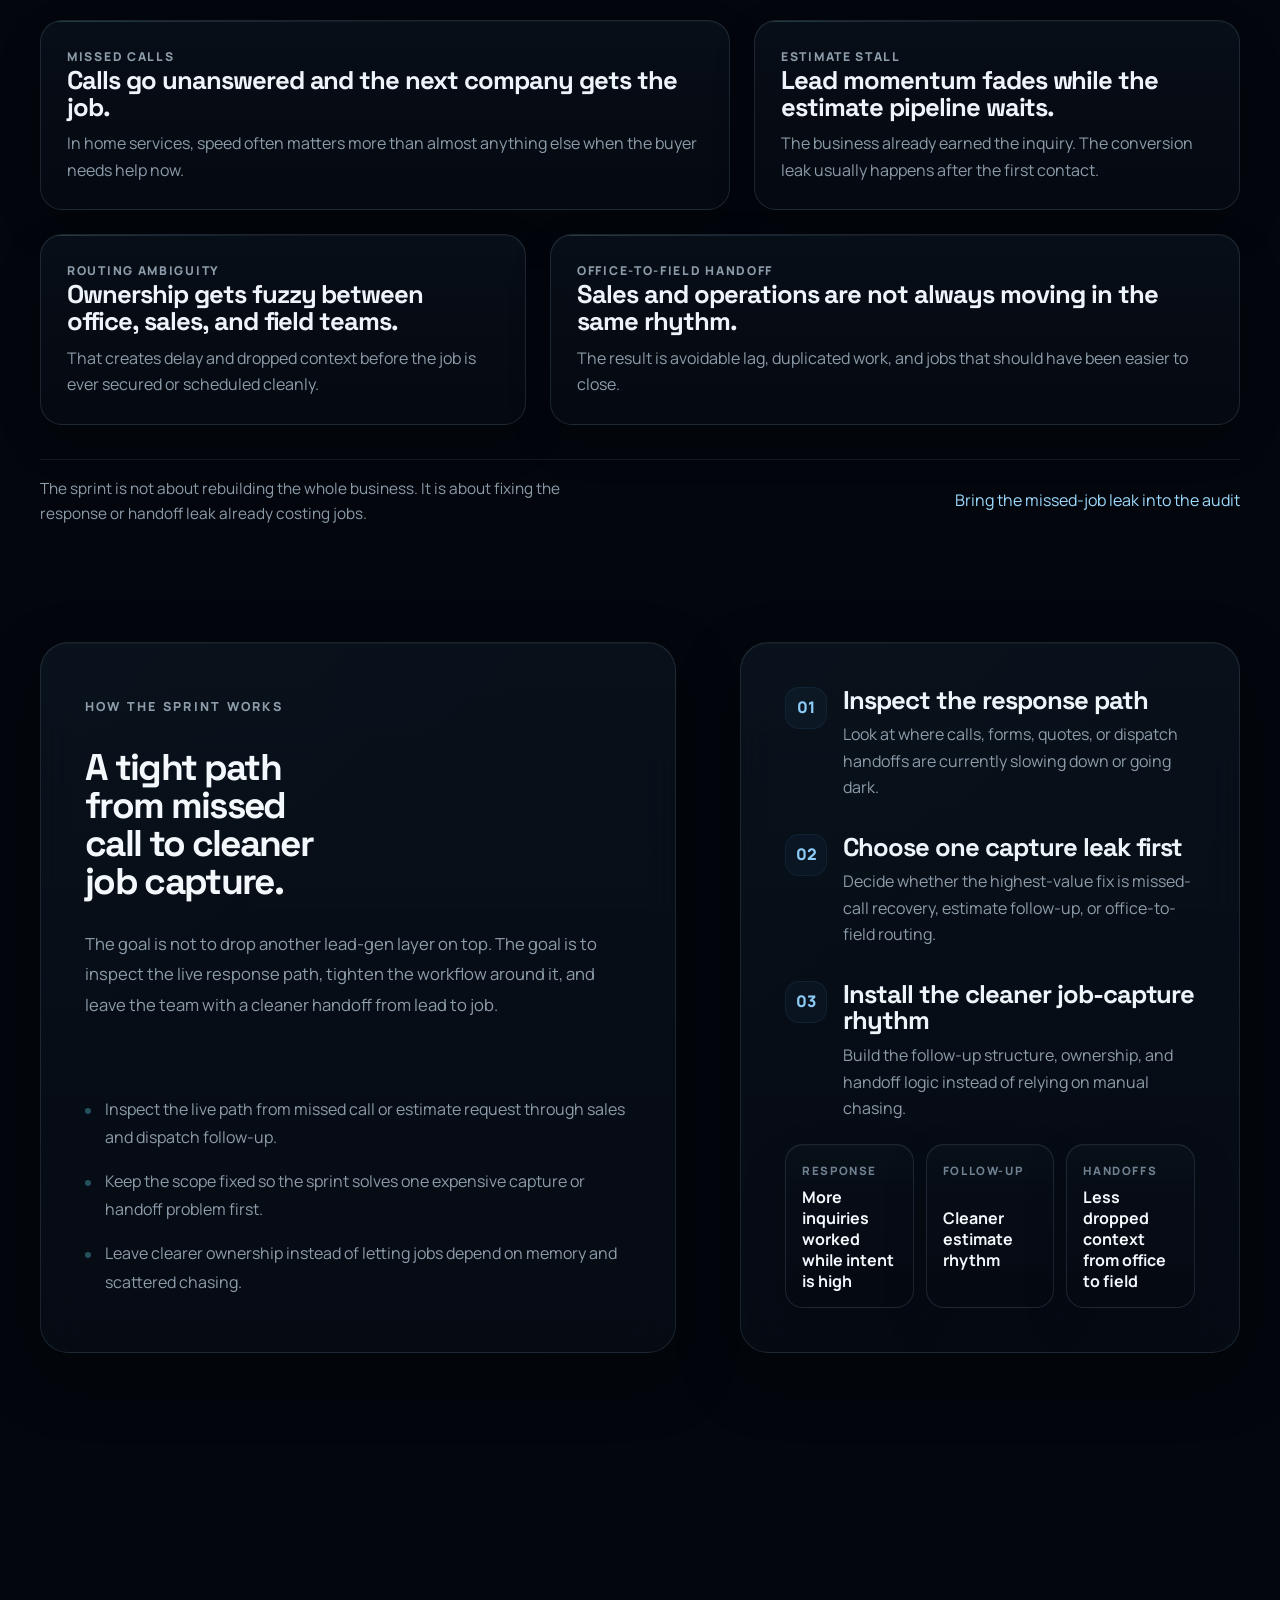
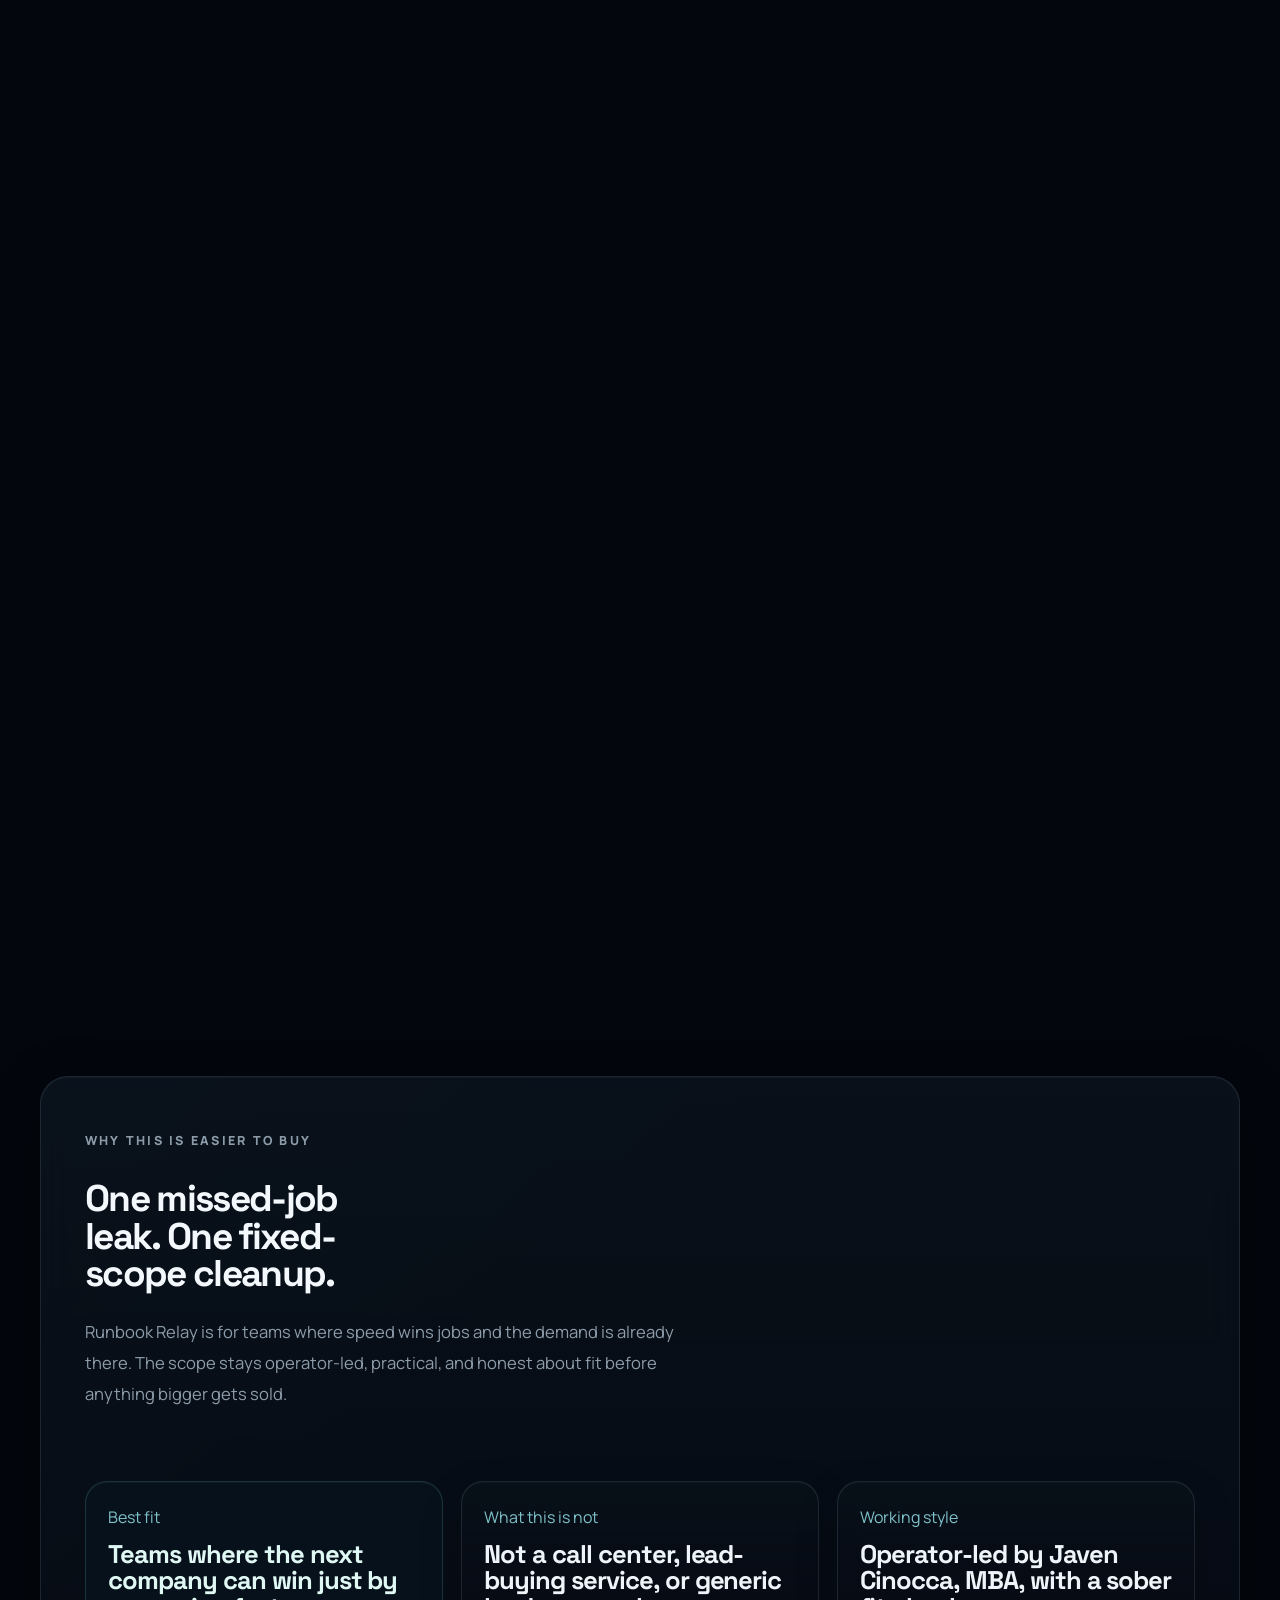
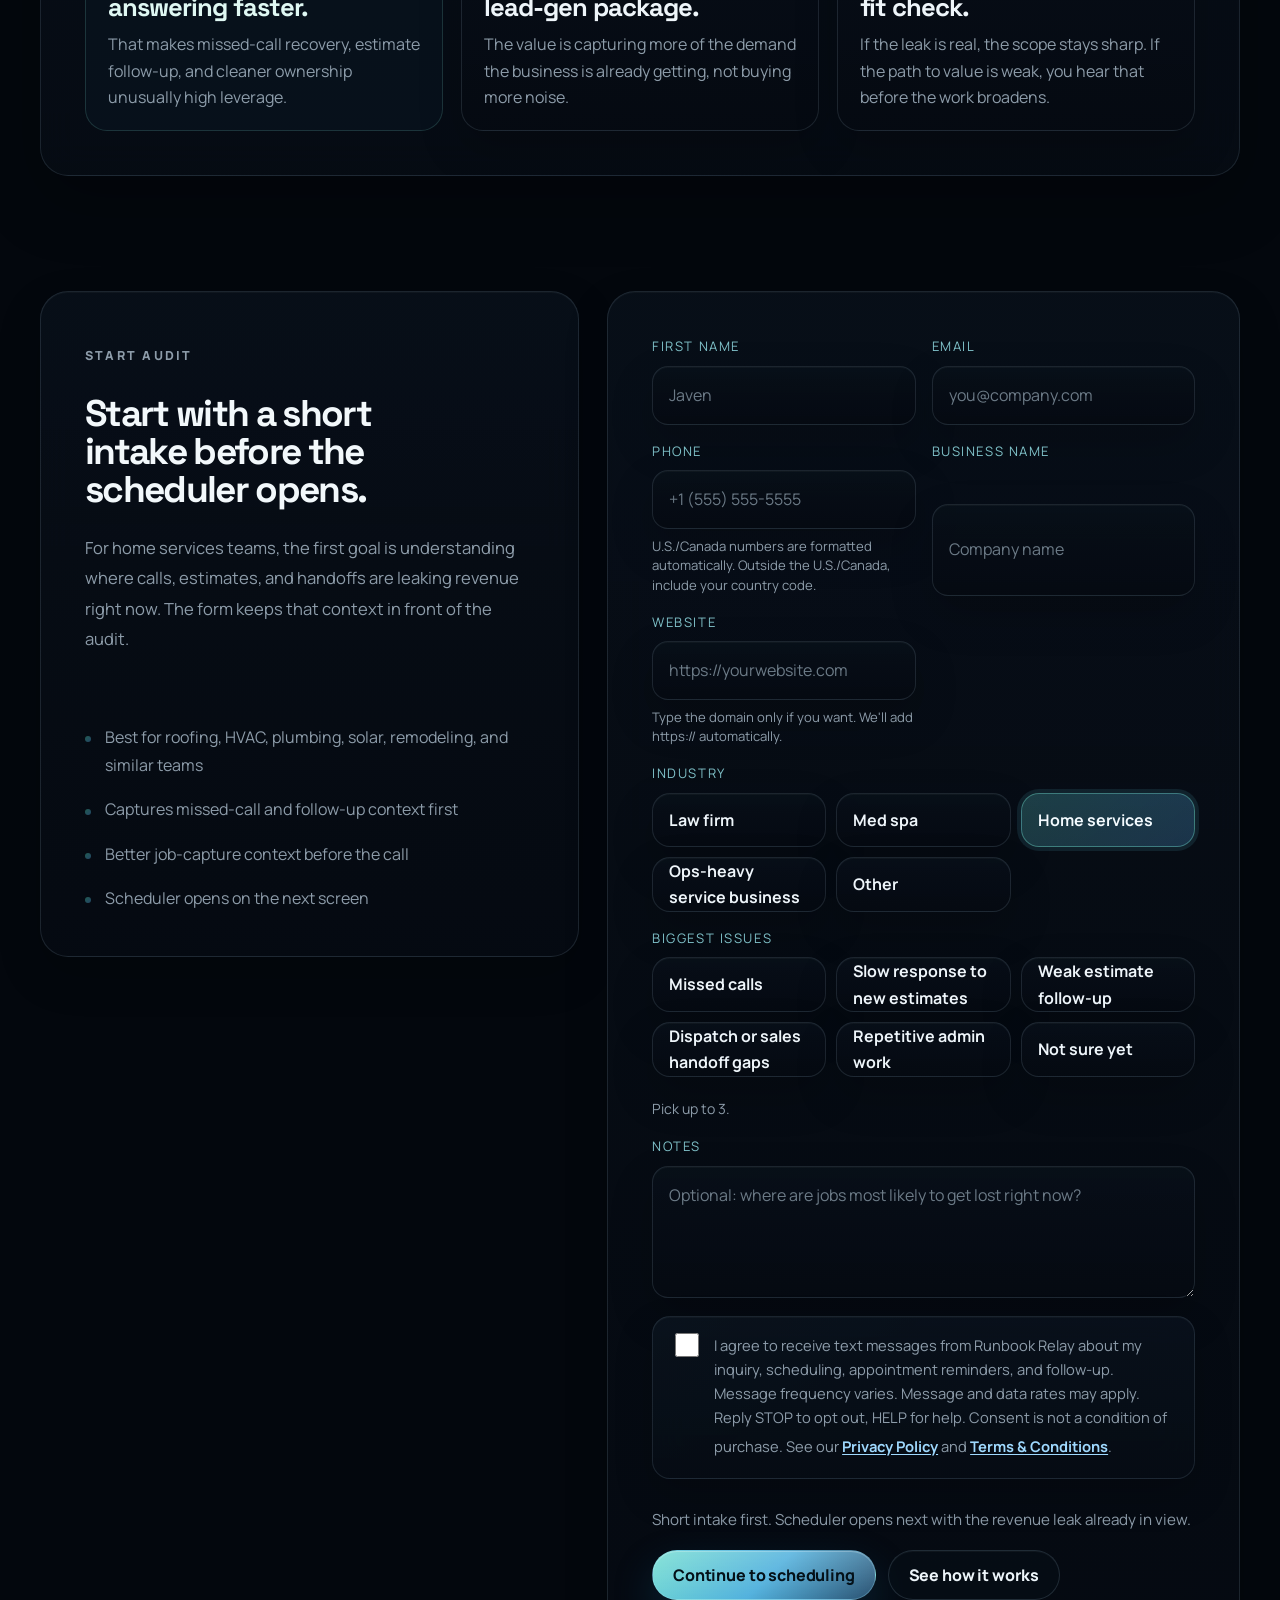
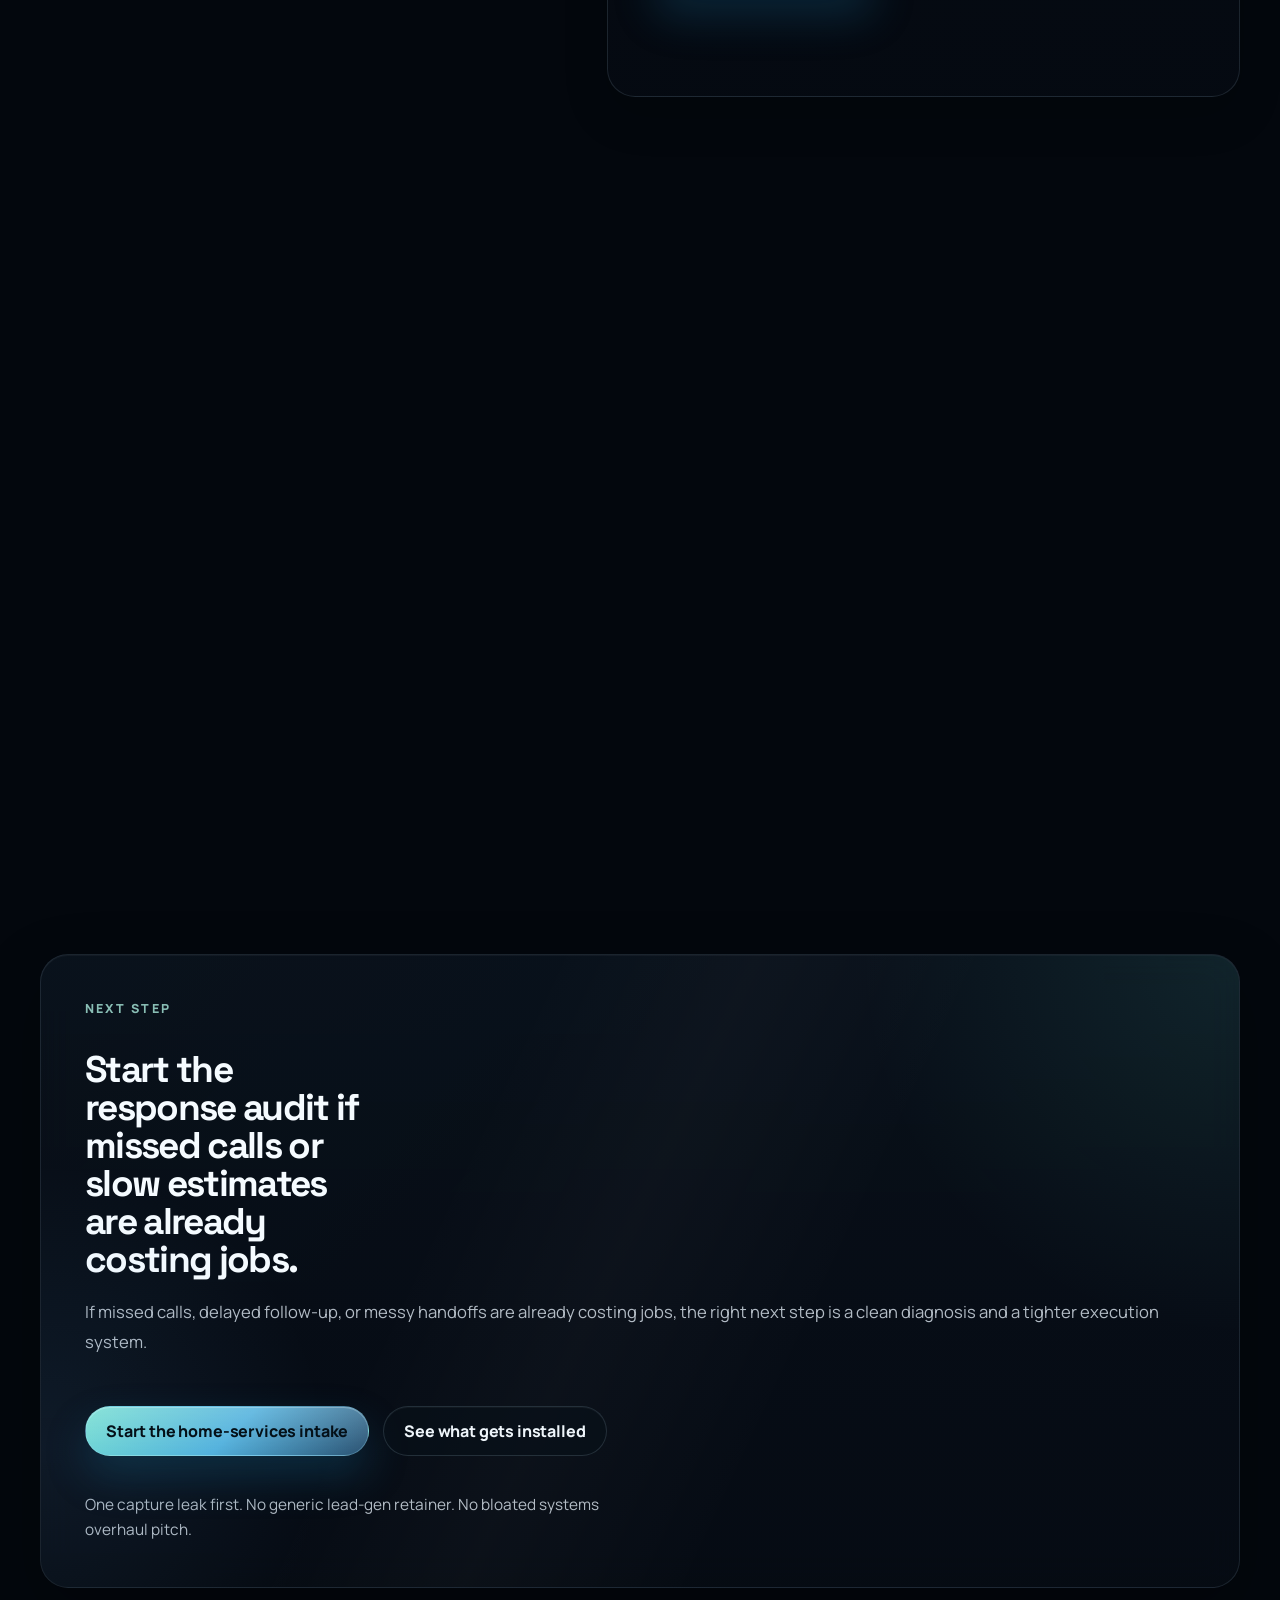
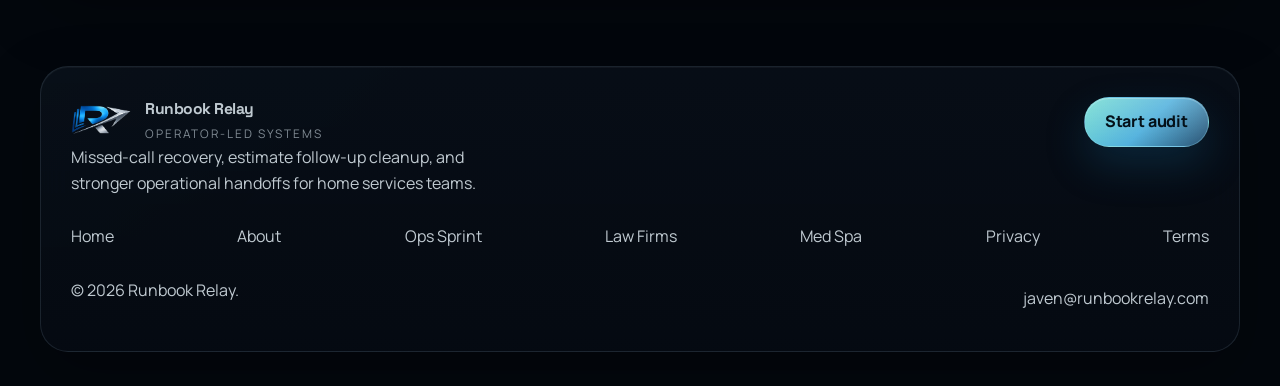
<file: home-services/index.html>
<!doctype html>
<html lang="en">
  <head>
    <meta charset="UTF-8" />
    <meta name="viewport" content="width=device-width, initial-scale=1.0" />
    <title>Runbook Relay for Home Services | Capture Every Missed Call Automatically</title>
    <meta
      name="description"
      content="Runbook Relay helps home service businesses capture missed calls, tighten estimate follow-up, and clean up dispatch and sales handoffs."
    />
    <meta name="theme-color" content="#071019" />
    <meta property="og:title" content="Runbook Relay for Home Services | Capture Every Missed Call Automatically" />
    <meta
      property="og:description"
      content="Operator-led response and handoff systems for roofing, HVAC, plumbing, solar, remodeling, and other home services teams."
    />
    <meta property="og:type" content="website" />
    <meta property="og:url" content="https://runbookrelay.com/home-services/" />
    <meta name="twitter:card" content="summary_large_image" />
    <meta name="twitter:title" content="Runbook Relay for Home Services | Capture Every Missed Call Automatically" />
    <meta
      name="twitter:description"
      content="Missed call recovery, estimate follow-up, and handoff cleanup for home services teams."
    />
    <link rel="icon" type="image/png" sizes="16x16" href="/favicon-16x16.png?v=20260411b" />
    <link rel="icon" type="image/png" sizes="32x32" href="/favicon-32x32.png?v=20260411b" />
    <link rel="shortcut icon" href="/favicon-32x32.png?v=20260411b" />
    <link rel="apple-touch-icon" sizes="180x180" href="/apple-touch-icon.png?v=20260411b" />
    <link
      rel="preload"
      href="../assets/fonts/manrope-latin.woff2?v=20260409i"
      as="font"
      type="font/woff2"
      crossorigin
    />
    <link
      rel="preload"
      href="../assets/fonts/space-grotesk-latin.woff2?v=20260409i"
      as="font"
      type="font/woff2"
      crossorigin
    />
    <link
      rel="preload"
      href="../assets/runbook-relay-brand-mark.webp?v=20260411b"
      as="image"
      type="image/webp"
      fetchpriority="high"
    />
    <link rel="canonical" href="https://runbookrelay.com/home-services/" />
    <link rel="stylesheet" href="../assets/styles.css?v=20260411v" />
    <script>
      window.RUNBOOK_RELAY_CONFIG = {
        siteUrl: "https://runbookrelay.com",
        businessName: "Runbook Relay",
        calendlyUrl: "https://calendly.com/javencin/20minopsaudit",
        thankYouPath: "/thank-you/",
        leadStorageKey: "rr_audit_lead",
        leadCaptureWebhook: "https://hooks.zapier.com/hooks/catch/27178698/u7gpaa4/",
        analytics: {
          ga4MeasurementId: "G-ZFQPBPZYZ7",
          posthogApiKey: "phc_rrYJ2yyNMwe4WhzRrTYmtsVxXaX8k3vsYy4yq6fLLn9N",
          posthogApiHost: "https://us.i.posthog.com",
          clarityProjectId: "w8wxphs466",
          debug: false
        }
      };
    </script>
    <script src="../assets/analytics.js?v=20260409i" defer></script>
    <script src="../assets/app.js?v=20260411i" defer></script>
  </head>
  <body class="route-home-services">
    <header class="site-header" data-site-header>
      <div class="shell site-header-inner">
        <a class="brand" href="../" aria-label="Runbook Relay home">
          <span class="brand-mark" aria-hidden="true"></span>
          <span class="brand-copy">
            <strong>Runbook Relay</strong>
            <span>Operator-led systems</span>
          </span>
        </a>
        <div class="nav-shell">
          <nav class="site-nav" aria-label="Primary" data-nav-menu>
            <div class="nav-links">
              <a href="../" data-route="/">Home</a>
              <a href="../about/" data-route="/about">About</a>
              <a href="../ops/" data-route="/ops">Ops Sprint</a>
              <a href="../law-firms/" data-route="/law-firms">Law Firms</a>
              <a href="../med-spa/" data-route="/med-spa">Med Spa</a>
              <a href="../home-services/" data-route="/home-services">Home Services</a>
              <a href="#faq">FAQ</a>
            </div>
          </nav>
          <div class="header-actions">
              <a class="button button-small button-primary" href="#audit-form" data-track="cta" data-track-label="home_services_nav_book_audit">Start Audit</a>
            </div>
          <button class="nav-toggle" type="button" aria-expanded="false" aria-label="Toggle navigation" data-nav-toggle>
            <span></span>
          </button>
        </div>
      </div>
    </header>

    <main>
      <section class="page-hero">
        <div class="shell page-hero-grid">
          <div class="page-hero-copy" data-reveal>
            <p class="eyebrow">Home services</p>
            <h1 class="page-hero-title">Capture every missed call before it becomes someone else's job.</h1>
            <p class="page-hero-lead">
              Roofing, HVAC, plumbing, solar, remodeling, and similar teams lose
              revenue when missed calls, estimate follow-up, and dispatch handoffs stay too manual.
            </p>
            <p class="subroute-note">
              Operator-led by Javen Cinocca, MBA, Runbook Relay helps home service businesses tighten response speed,
              clean up follow-up, and build a stronger handoff rhythm from lead to job.
            </p>
            <div class="hero-actions">
              <a class="button button-primary" href="#audit-form" data-track="cta" data-track-label="home_services_hero_book_audit">Start the $1,000 audit</a>
              <a class="button button-secondary" href="#process">How the sprint works</a>
            </div>
            <div class="trust-line">
              <span class="trust-chip">Missed-call recovery</span>
              <span class="trust-chip">Estimate follow-up</span>
              <span class="trust-chip">Handoff cleanup</span>
            </div>
            <div class="hero-value-strip hero-value-strip-2">
              <article class="hero-value">
                <span>Primary leak</span>
                <strong>Missed calls and quotes sit too long</strong>
                <p>In home services, the job often goes to whoever answers faster and follows through cleaner.</p>
              </article>
              <article class="hero-value">
                <span>Install focus</span>
                <strong>Capture, route, and keep the lead warm</strong>
                <p>Missed-call recovery, estimate follow-up, and tighter handoff from office to field.</p>
              </article>
            </div>
          </div>

          <aside class="page-hero-visual" data-reveal>
            <div class="systems-board">
              <div class="systems-top">
                <span class="visual-label">Home services revenue leak</span>
                <span class="systems-status">Fast-response pressure high</span>
              </div>
              <div class="systems-summary">
                <span class="systems-caption">Where jobs get lost</span>
                <h2>Good jobs disappear fast when the phone is missed or the estimate follow-up drifts.</h2>
                <p>
                  Runbook Relay helps tighten the response rhythm so more inquiries get answered,
                  routed, and worked before the next company gets the call back.
                </p>
              </div>
              <div class="systems-rail">
                <article class="systems-rail-item">
                  <span class="rail-index">01</span>
                  <div>
                    <strong>Recover the missed call faster</strong>
                    <p>Close the gap between the missed inquiry and the next response while intent is still high.</p>
                  </div>
                </article>
                <article class="systems-rail-item">
                  <span class="rail-index">02</span>
                  <div>
                    <strong>Keep the quote moving</strong>
                    <p>Install a cleaner estimate follow-up rhythm instead of scattered chasing.</p>
                  </div>
                </article>
                <article class="systems-rail-item">
                  <span class="rail-index">03</span>
                  <div>
                    <strong>Tighten office-to-field handoff</strong>
                    <p>Reduce the lag and dropped context between lead, quote, dispatch, and job.</p>
                  </div>
                </article>
              </div>
              <div class="systems-footer">
                <article class="systems-kpi">
                  <span>Best fit</span>
                  <strong>Teams where speed wins the job</strong>
                </article>
                <article class="systems-kpi">
                  <span>Starting point</span>
                  <strong>One missed-call or estimate leak first</strong>
                </article>
              </div>
            </div>
          </aside>
        </div>
      </section>

      <section class="section">
        <div class="shell">
          <div class="surface proof-band route-proof-band" data-reveal>
            <div class="proof-band-top">
              <div class="section-header compact route-proof-header">
                <p class="eyebrow">Why missed calls get expensive fast</p>
                <h2 class="section-title">A few missed jobs can outrun the cost of cleanup surprisingly quickly.</h2>
                <p class="section-copy">
                  In home services, the buyer often needs help now. When the phone is missed or the estimate sits too long,
                  the money can move to the next company fast.
                </p>
              </div>
              <aside class="proof-sidecar" aria-label="Home services cost framing">
                <span class="proof-sidecar-label">Illustrative leakage</span>
                <h3 class="proof-sidecar-title">A few missed jobs a month can be enough to justify the fix.</h3>
                <p class="proof-sidecar-copy">
                  When speed wins the job, the expensive part is often not lead generation. It is the lag between missed call,
                  estimate request, follow-up, and clean handoff into the job pipeline.
                </p>
                <div class="proof-sidecar-metrics">
                  <article class="proof-sidecar-metric">
                    <span>Example only</span>
                    <strong>3 missed jobs/mo</strong>
                    <p>because calls were missed or quote follow-up drifted</p>
                  </article>
                  <article class="proof-sidecar-metric">
                    <span>Rough annual leakage</span>
                    <strong>36 jobs/year</strong>
                    <p>before accounting for actual job value or repeat referrals</p>
                  </article>
                </div>
              </aside>
            </div>
            <div class="proof-grid route-proof-grid">
              <article class="proof-card route-proof-card">
                <span class="proof-label">Unanswered calls</span>
                <div class="proof-stat-lockup">
                  <strong class="proof-stat">78%</strong>
                  <p class="proof-emphasis">have abandoned after an unanswered call</p>
                </div>
                <p class="proof-copy">CallRail reports many buyers abandon the business after the first missed call.</p>
                <a class="proof-source" href="https://www.callrail.com/blog/missed-calls-cost-businesses-more-than-ever" target="_blank" rel="noreferrer">Source: CallRail missed-call data</a>
              </article>
              <article class="proof-card route-proof-card">
                <span class="proof-label">Immediate switch</span>
                <div class="proof-stat-lockup">
                  <strong class="proof-stat">21%</strong>
                  <p class="proof-emphasis">call another business right away</p>
                </div>
                <p class="proof-copy">CallRail found some buyers do not wait. They go straight to the next provider.</p>
                <a class="proof-source" href="https://www.callrail.com/blog/missed-calls-cost-businesses-more-than-ever" target="_blank" rel="noreferrer">Source: CallRail missed-call data</a>
              </article>
              <article class="proof-card route-proof-card">
                <span class="proof-label">Hold-time drop-off</span>
                <div class="proof-stat-lockup">
                  <strong class="proof-stat">41%</strong>
                  <p class="proof-emphasis">hang up after 1-2 minutes on hold</p>
                </div>
                <p class="proof-copy">CallRail reports some customers give up quickly when the business makes them wait.</p>
                <a class="proof-source" href="https://www.callrail.com/blog/missed-calls-cost-businesses-more-than-ever" target="_blank" rel="noreferrer">Source: CallRail missed-call data</a>
              </article>
              <article class="proof-card route-proof-card">
                <span class="proof-label">Response speed</span>
                <div class="proof-stat-lockup">
                  <strong class="proof-stat">8x</strong>
                  <p class="proof-emphasis">conversion drop after 5 minutes</p>
                </div>
                <p class="proof-copy">InsideSales found conversion rates can fall sharply once the first response slows down.</p>
                <a class="proof-source" href="https://www.insidesales.com/response-time-matters/" target="_blank" rel="noreferrer">Source: InsideSales response-time data</a>
              </article>
            </div>
            <div class="proof-caption-wrap">
              <p class="proof-caption">Illustration only: if a few jobs leak out each month because calls are missed or estimates sit too long, the cost can outrun a fixed-scope cleanup quickly.</p>
              <p class="proof-caption proof-caption-strong">That is why the first response leak is often worth fixing before buying more lead volume.</p>
            </div>
          </div>
        </div>
      </section>

      <section class="section anchor-offset" id="what-we-fix">
        <div class="shell">
          <div class="route-diagnosis-band" data-reveal>
            <div class="section-header compact route-diagnosis-intro">
              <p class="eyebrow">Where the jobs leak</p>
              <h2 class="section-title">The fastest leak is usually response speed, not lead volume.</h2>
              <p class="section-copy">
                Home service businesses often feel the leak as “we should have closed that job.” The audit is meant to
                inspect where speed, follow-up, and handoff discipline are actually breaking down.
              </p>
            </div>
            <div class="route-diagnosis-grid">
              <article class="problem-card route-diagnosis-card is-featured">
                <span class="card-kicker">Missed calls</span>
                <h3 class="card-title">Calls go unanswered and the next company gets the job.</h3>
                <p>In home services, speed often matters more than almost anything else when the buyer needs help now.</p>
              </article>
              <article class="problem-card route-diagnosis-card">
                <span class="card-kicker">Estimate stall</span>
                <h3 class="card-title">Lead momentum fades while the estimate pipeline waits.</h3>
                <p>The business already earned the inquiry. The conversion leak usually happens after the first contact.</p>
              </article>
              <article class="problem-card route-diagnosis-card">
                <span class="card-kicker">Routing ambiguity</span>
                <h3 class="card-title">Ownership gets fuzzy between office, sales, and field teams.</h3>
                <p>That creates delay and dropped context before the job is ever secured or scheduled cleanly.</p>
              </article>
              <article class="problem-card route-diagnosis-card">
                <span class="card-kicker">Office-to-field handoff</span>
                <h3 class="card-title">Sales and operations are not always moving in the same rhythm.</h3>
                <p>The result is avoidable lag, duplicated work, and jobs that should have been easier to close.</p>
              </article>
            </div>
            <div class="route-diagnosis-footer">
              <p class="micro-copy">The sprint is not about rebuilding the whole business. It is about fixing the response or handoff leak already costing jobs.</p>
              <a class="route-link route-inline-link" href="#audit-form">Bring the missed-job leak into the audit</a>
            </div>
          </div>
        </div>
      </section>

      <section class="section anchor-offset" id="process">
        <div class="shell">
          <div class="route-journey-band split-highlight">
            <article class="surface-alt surface-stack route-journey-copy" data-reveal>
              <div class="section-header compact">
                <p class="eyebrow">How the sprint works</p>
                <h2 class="section-title">A tight path from missed call to cleaner job capture.</h2>
                <p class="section-copy">
                  The goal is not to drop another lead-gen layer on top. The goal is to inspect the live response path,
                  tighten the workflow around it, and leave the team with a cleaner handoff from lead to job.
                </p>
              </div>
              <ul class="list">
                <li>Inspect the live path from missed call or estimate request through sales and dispatch follow-up.</li>
                <li>Keep the scope fixed so the sprint solves one expensive capture or handoff problem first.</li>
                <li>Leave clearer ownership instead of letting jobs depend on memory and scattered chasing.</li>
              </ul>
            </article>
            <article class="surface route-journey-panel" data-reveal>
              <div class="route-step-list">
                <article class="route-step">
                  <span class="step-index">01</span>
                  <div>
                    <h3 class="card-title">Inspect the response path</h3>
                    <p>Look at where calls, forms, quotes, or dispatch handoffs are currently slowing down or going dark.</p>
                  </div>
                </article>
                <article class="route-step">
                  <span class="step-index">02</span>
                  <div>
                    <h3 class="card-title">Choose one capture leak first</h3>
                    <p>Decide whether the highest-value fix is missed-call recovery, estimate follow-up, or office-to-field routing.</p>
                  </div>
                </article>
                <article class="route-step">
                  <span class="step-index">03</span>
                  <div>
                    <h3 class="card-title">Install the cleaner job-capture rhythm</h3>
                    <p>Build the follow-up structure, ownership, and handoff logic instead of relying on manual chasing.</p>
                  </div>
                </article>
              </div>
              <div class="route-result-strip">
                <article class="route-result-card">
                  <span>Response</span>
                  <strong>More inquiries worked while intent is high</strong>
                </article>
                <article class="route-result-card">
                  <span>Follow-up</span>
                  <strong>Cleaner estimate rhythm</strong>
                </article>
                <article class="route-result-card">
                  <span>Handoffs</span>
                  <strong>Less dropped context from office to field</strong>
                </article>
              </div>
            </article>
          </div>
        </div>
      </section>

      <section class="section anchor-offset" id="what-gets-installed">
        <div class="shell">
          <div class="section-header centered route-deliverables-header" data-reveal>
            <p class="eyebrow">What gets installed</p>
            <h2 class="section-title">Practical systems for faster capture and cleaner job handling.</h2>
            <p class="section-copy">Missed-call recovery, estimate follow-up, and office-to-field handoffs tightened into one cleaner operating path.</p>
          </div>
          <div class="deliverables-grid route-deliverables-grid" data-reveal>
            <article class="deliverable-card route-deliverable-card">
              <span class="card-kicker">Recovery</span>
              <h3 class="card-title">Missed-call follow-up logic</h3>
              <p>Cleaner response when the first call is missed so fewer jobs move straight to the next provider.</p>
            </article>
            <article class="deliverable-card route-deliverable-card">
              <span class="card-kicker">Estimate cadence</span>
              <h3 class="card-title">Quote follow-up the team can actually run</h3>
              <p>Less estimate leakage after the inquiry, visit, or first contact while the job is still warm.</p>
            </article>
            <article class="deliverable-card route-deliverable-card">
              <span class="card-kicker">Routing</span>
              <h3 class="card-title">Clearer ownership between office, sales, and field</h3>
              <p>Stronger next-step accountability so leads do not get stuck between departments.</p>
            </article>
            <article class="deliverable-card route-deliverable-card">
              <span class="card-kicker">Handoff</span>
              <h3 class="card-title">Lead-to-job workflow cleanup</h3>
              <p>Less duplicated work and cleaner context transfer from initial contact through scheduled work.</p>
            </article>
          </div>
        </div>
      </section>

      <section class="section">
        <div class="shell">
          <div class="surface-alt route-fit-band anchor-offset" data-reveal id="decision-point">
            <div class="section-header compact route-fit-intro">
              <p class="eyebrow">Why this is easier to buy</p>
              <h2 class="section-title">One missed-job leak. One fixed-scope cleanup.</h2>
              <p class="section-copy">
                Runbook Relay is for teams where speed wins jobs and the demand is already there. The scope stays operator-led,
                practical, and honest about fit before anything bigger gets sold.
              </p>
            </div>
            <div class="route-fit-grid">
              <article class="route-fit-card is-toned">
                <span class="card-kicker">Best fit</span>
                <h3 class="card-title">Teams where the next company can win just by answering faster.</h3>
                <p>That makes missed-call recovery, estimate follow-up, and cleaner ownership unusually high leverage.</p>
              </article>
              <article class="route-fit-card">
                <span class="card-kicker">What this is not</span>
                <h3 class="card-title">Not a call center, lead-buying service, or generic lead-gen package.</h3>
                <p>The value is capturing more of the demand the business is already getting, not buying more noise.</p>
              </article>
              <article class="route-fit-card">
                <span class="card-kicker">Working style</span>
                <h3 class="card-title">Operator-led by Javen Cinocca, MBA, with a sober fit check.</h3>
                <p>If the leak is real, the scope stays sharp. If the path to value is weak, you hear that before the work broadens.</p>
              </article>
            </div>
          </div>
        </div>
      </section>

      <section class="section anchor-offset" id="audit-form">
        <div class="shell audit-grid">
          <article class="surface-alt surface-stack form-panel" data-reveal>
            <div class="section-header compact">
              <p class="eyebrow">Start audit</p>
              <h2 class="section-title">Start with a short intake before the scheduler opens.</h2>
              <p class="section-copy">
                For home services teams, the first goal is understanding where calls, estimates,
                and handoffs are leaking revenue right now. The form keeps that context in front of the audit.
              </p>
            </div>
            <ul class="list">
              <li>Best for roofing, HVAC, plumbing, solar, remodeling, and similar teams</li>
              <li>Captures missed-call and follow-up context first</li>
              <li>Better job-capture context before the call</li>
              <li>Scheduler opens on the next screen</li>
            </ul>
          </article>

          <article class="surface form-panel" data-reveal>
            <form class="audit-form" data-audit-form data-default-industry="home_services" data-page-label="/home-services" novalidate>
              <div class="form-grid">
                <label class="field">
                  <span class="field-label">First name</span>
                  <input type="text" name="first_name" placeholder="Javen" required />
                </label>
                <label class="field">
                  <span class="field-label">Email</span>
                  <input type="email" name="email" placeholder="you@company.com" required />
                </label>
                <label class="field">
                  <span class="field-label">Phone</span>
                  <input type="tel" name="phone" placeholder="+1 (555) 555-5555" inputmode="tel" autocomplete="tel" required />
                  <span class="field-help">U.S./Canada numbers are formatted automatically. Outside the U.S./Canada, include your country code.</span>
                </label>
                <label class="field">
                  <span class="field-label">Business name</span>
                  <input type="text" name="business_name" placeholder="Company name" required />
                </label>
                <label class="field">
                  <span class="field-label">Website</span>
                  <input
                    type="text"
                    name="website"
                    inputmode="url"
                    autocomplete="url"
                    autocapitalize="none"
                    spellcheck="false"
                    placeholder="https://yourwebsite.com"
                    required
                  />
                  <span class="field-help">Type the domain only if you want. We'll add https:// automatically.</span>
                </label>
                <div class="field field-full choice-field">
                  <span class="field-label">Industry</span>
                  <div class="choice-group" data-choice-group data-choice-name="industry">
                    <input type="hidden" name="industry" required data-choice-input />
                    <div class="choice-options">
                      <button class="choice-button" type="button" data-choice-value="law_firm">Law firm</button>
                      <button class="choice-button" type="button" data-choice-value="med_spa">Med spa</button>
                      <button class="choice-button" type="button" data-choice-value="home_services">Home services</button>
                      <button class="choice-button" type="button" data-choice-value="ops_heavy_services">Ops-heavy service business</button>
                      <button class="choice-button" type="button" data-choice-value="other">Other</button>
                    </div>
                  </div>
                </div>
                <div class="field field-full choice-field">
                  <span class="field-label">Biggest issues</span>
                  <div class="choice-group" data-choice-group data-choice-name="biggest_issue" data-choice-max="3">
                    <input type="hidden" name="biggest_issue" required data-choice-input />
                    <div class="choice-options">
                      <button class="choice-button" type="button" data-choice-value="missed_calls">Missed calls</button>
                      <button class="choice-button" type="button" data-choice-value="slow_response">Slow response to new estimates</button>
                      <button class="choice-button" type="button" data-choice-value="weak_follow_up">Weak estimate follow-up</button>
                      <button class="choice-button" type="button" data-choice-value="manual_handoffs">Dispatch or sales handoff gaps</button>
                      <button class="choice-button" type="button" data-choice-value="repetitive_admin">Repetitive admin work</button>
                      <button class="choice-button" type="button" data-choice-value="not_sure">Not sure yet</button>
                    </div>
                    <p class="choice-note" data-choice-status>Pick up to 3.</p>
                  </div>
                </div>
                <label class="field field-full">
                  <span class="field-label">Notes</span>
                  <textarea name="notes" placeholder="Optional: where are jobs most likely to get lost right now?"></textarea>
                </label>
              </div>

              <input type="hidden" name="source_page" />
              <input type="hidden" name="source_path" />
              <input type="hidden" name="source_url" />
              <input type="hidden" name="utm_source" />
              <input type="hidden" name="utm_medium" />
              <input type="hidden" name="utm_campaign" />
              <input type="hidden" name="submitted_at" />

              <label class="sms-consent">
                <input type="checkbox" name="sms_consent" value="agreed" required />
                <span>
                  I agree to receive text messages from Runbook Relay about my inquiry, scheduling, appointment reminders, and follow-up. Message frequency varies. Message and data rates may apply. Reply STOP to opt out, HELP for help. Consent is not a condition of purchase. See our
                  <a href="../privacy/" target="_blank" rel="noopener noreferrer">Privacy Policy</a>
                  and
                  <a href="../terms/" target="_blank" rel="noopener noreferrer">Terms &amp; Conditions</a>.
                </span>
              </label>
              <p class="field-note">Short intake first. Scheduler opens next with the revenue leak already in view.</p>
              <div class="form-actions">
                <button class="button button-primary" type="submit">Continue to scheduling</button>
                <a class="button button-secondary" href="#outcomes">See how it works</a>
              </div>
              <p class="form-status" data-form-status aria-live="polite"></p>
            </form>
          </article>
        </div>
      </section>

      <section class="section anchor-offset" id="faq">
        <div class="shell">
          <div class="surface" data-reveal>
            <div class="section-header compact">
              <p class="eyebrow">FAQ</p>
              <h2 class="section-title">Questions owners ask before booking.</h2>
            </div>
            <div class="faq-list">
              <details open>
                <summary>Which businesses fit this best?</summary>
                <p>Roofing, HVAC, plumbing, solar, remodeling, and other teams where speed-to-contact and estimate follow-up materially affect revenue.</p>
              </details>
              <details>
                <summary>Is this a call center or lead-buying service?</summary>
                <p>No. The point is capturing more value from the calls and inquiries the business is already getting.</p>
              </details>
              <details>
                <summary>What if the issue is deeper than missed calls?</summary>
                <p>That is exactly why the audit matters. Sometimes the real leak is handoff quality or estimate follow-up after the first contact.</p>
              </details>
            </div>
          </div>
        </div>
      </section>

      <section class="section">
        <div class="shell">
          <div class="cta-band" data-reveal>
            <p class="eyebrow">Next step</p>
            <h2 class="section-title">Start the response audit if missed calls or slow estimates are already costing jobs.</h2>
            <p class="section-copy">
              If missed calls, delayed follow-up, or messy handoffs are already costing jobs,
              the right next step is a clean diagnosis and a tighter execution system.
            </p>
            <div class="cta-actions">
              <a class="button button-primary" href="#audit-form">Start the home-services intake</a>
              <a class="button button-secondary" href="#what-gets-installed">See what gets installed</a>
            </div>
            <p class="micro-copy">One capture leak first. No generic lead-gen retainer. No bloated systems overhaul pitch.</p>
          </div>
        </div>
      </section>
    </main>

    <footer class="footer">
      <div class="shell footer-shell">
        <div class="footer-top">
          <div>
            <a class="brand" href="../" aria-label="Runbook Relay home">
              <span class="brand-mark" aria-hidden="true"></span>
              <span class="brand-copy">
                <strong>Runbook Relay</strong>
                <span>Operator-led systems</span>
              </span>
            </a>
            <p class="footer-copy">Missed-call recovery, estimate follow-up cleanup, and stronger operational handoffs for home services teams.</p>
          </div>
          <a class="button button-primary" href="#audit-form">Start audit</a>
        </div>
        <div class="footer-links">
          <a href="../">Home</a>
          <a href="../about/">About</a>
          <a href="../ops/">Ops Sprint</a>
          <a href="../law-firms/">Law Firms</a>
          <a href="../med-spa/">Med Spa</a>
          <a href="../privacy/">Privacy</a>
          <a href="../terms/">Terms</a>
        </div>
        <div class="footer-bottom">
          <span class="footer-copy">&copy; <span id="footer-year"></span> Runbook Relay.</span>
          <a href="mailto:javen@runbookrelay.com">javen@runbookrelay.com</a>
        </div>
      </div>
    </footer>
  </body>
</html>
</file>
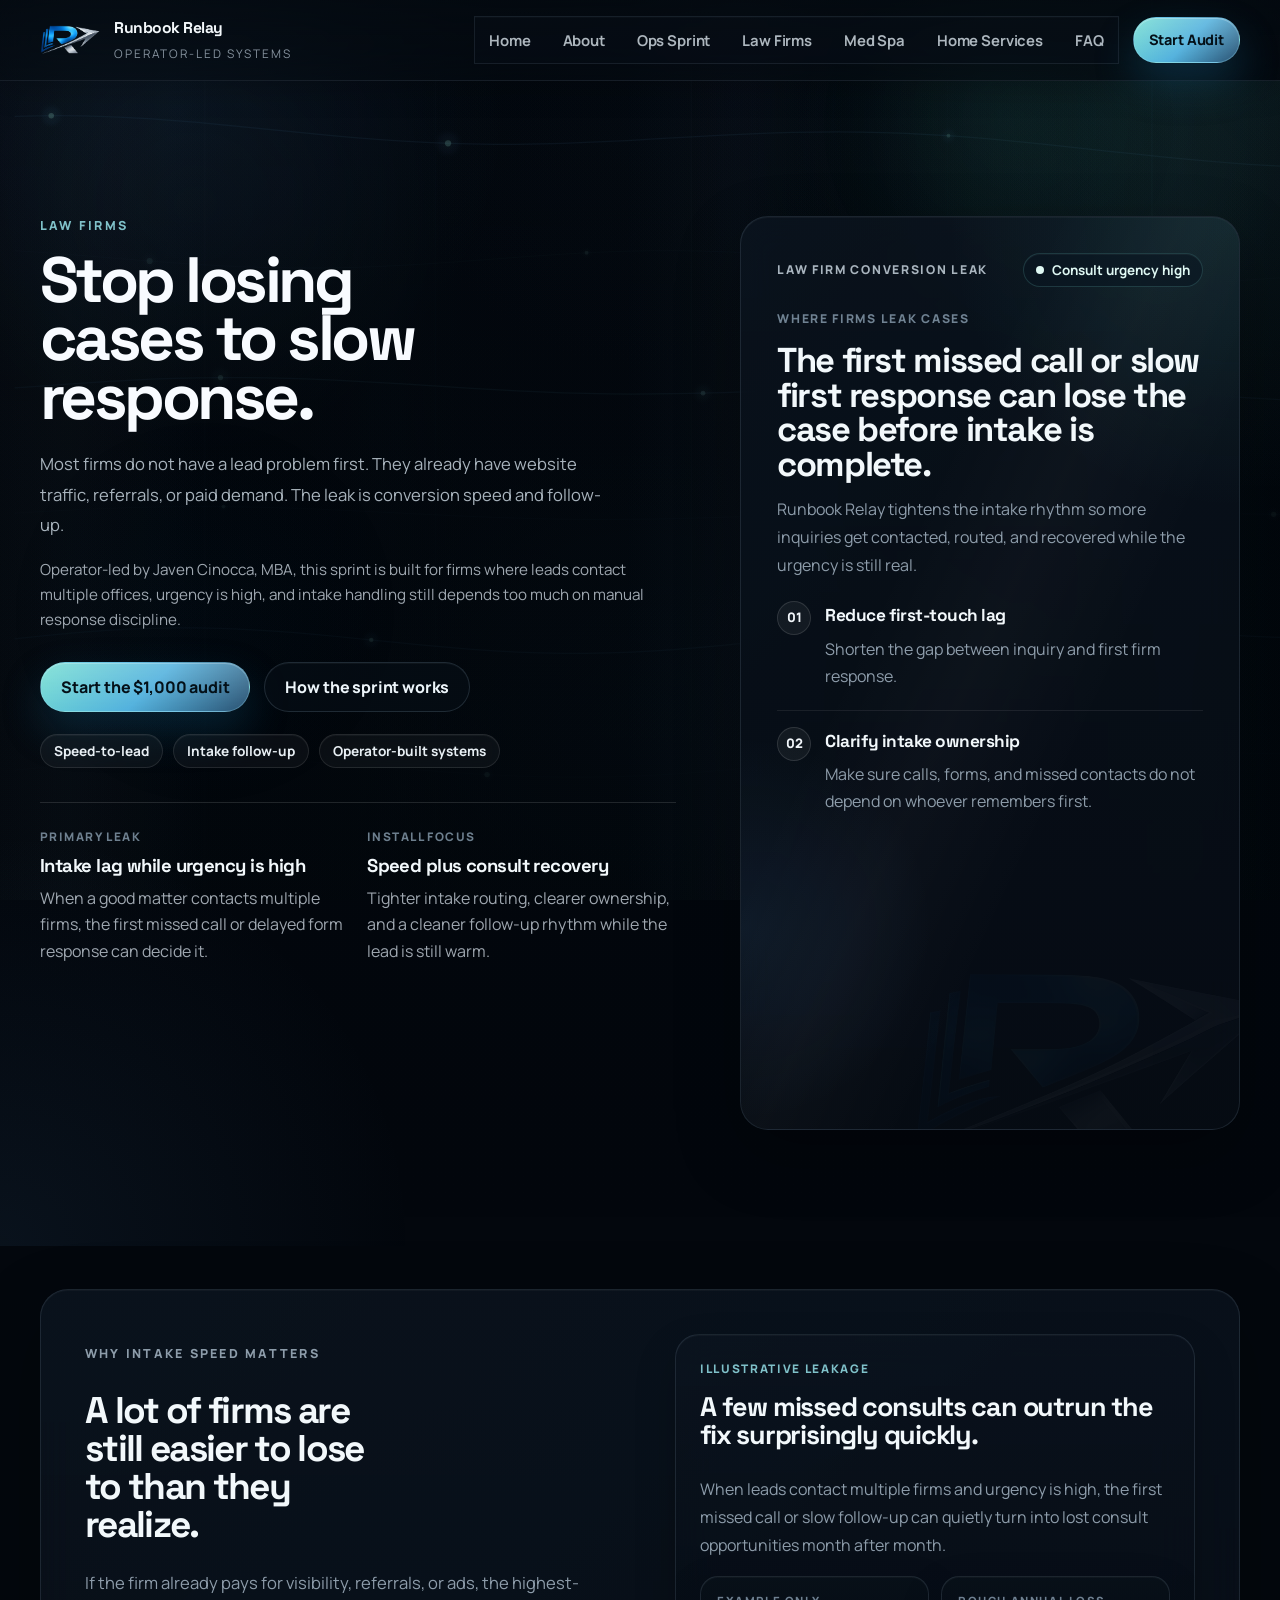
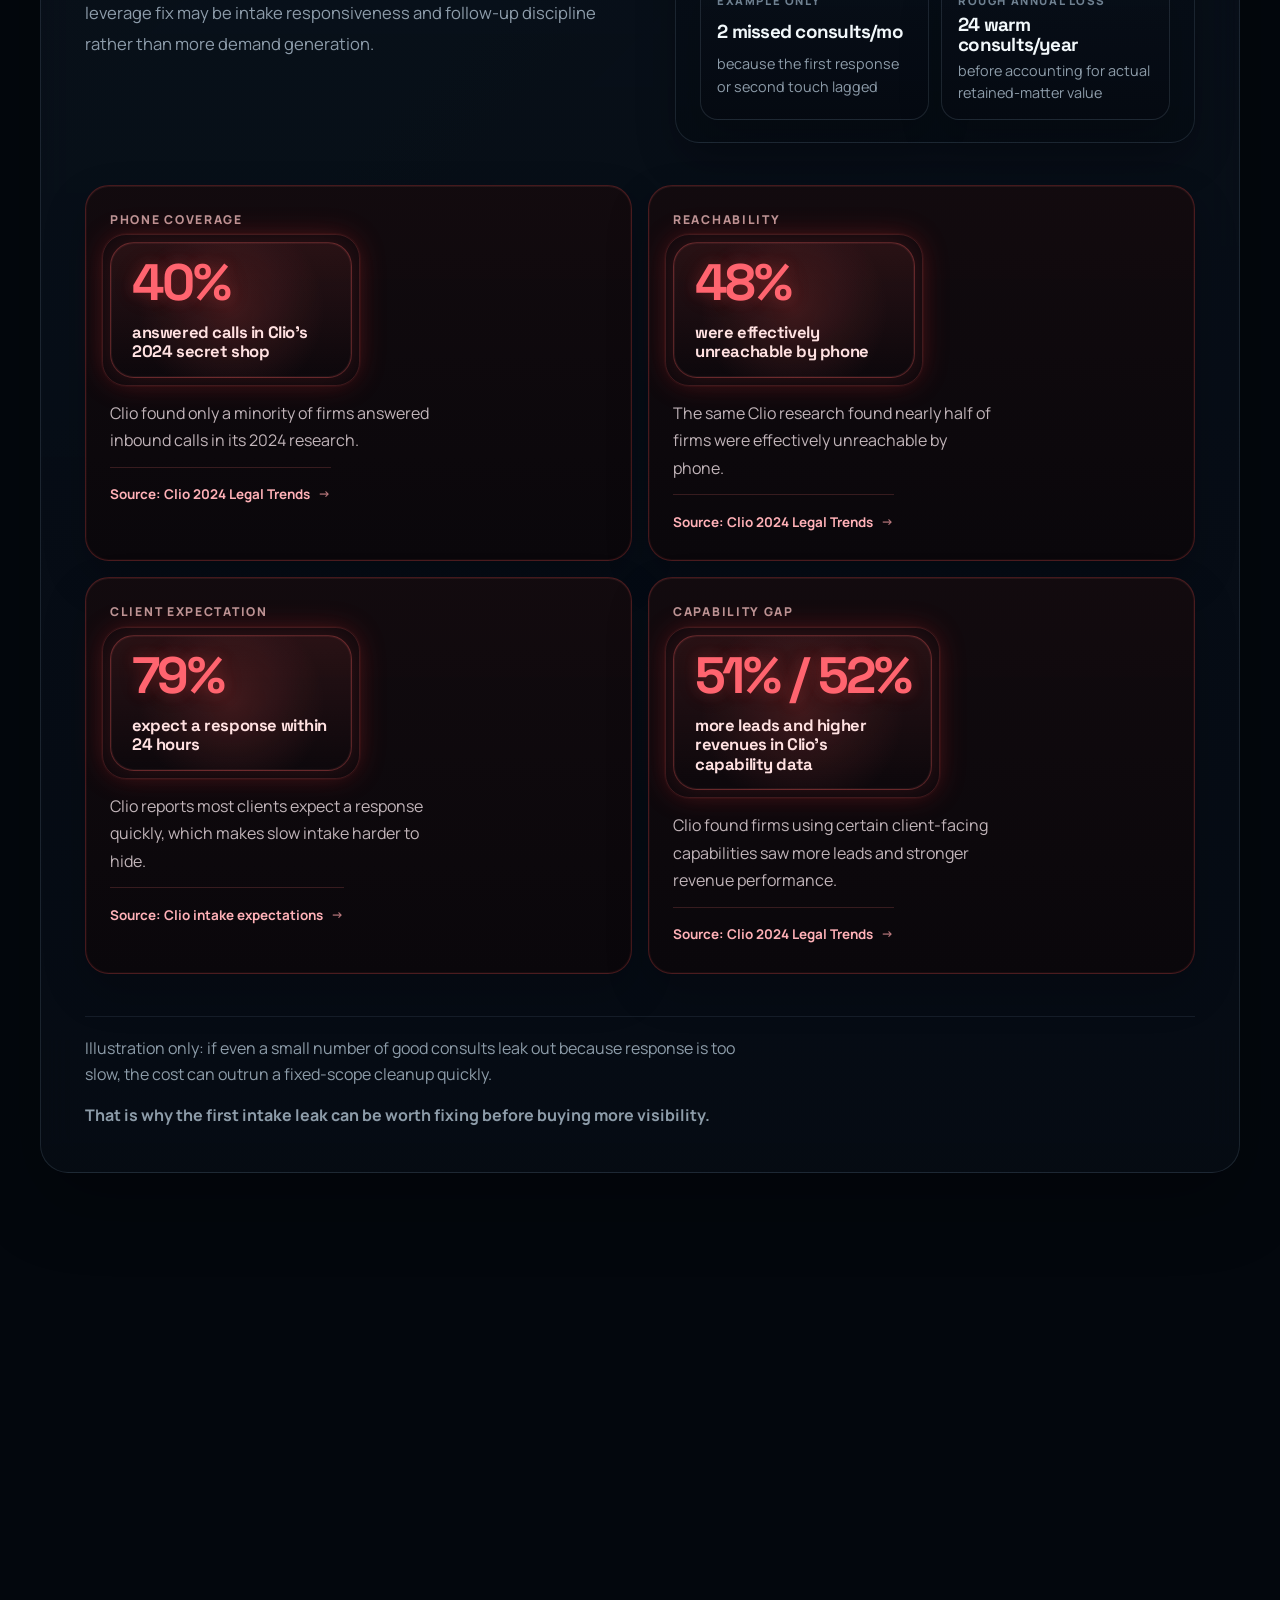
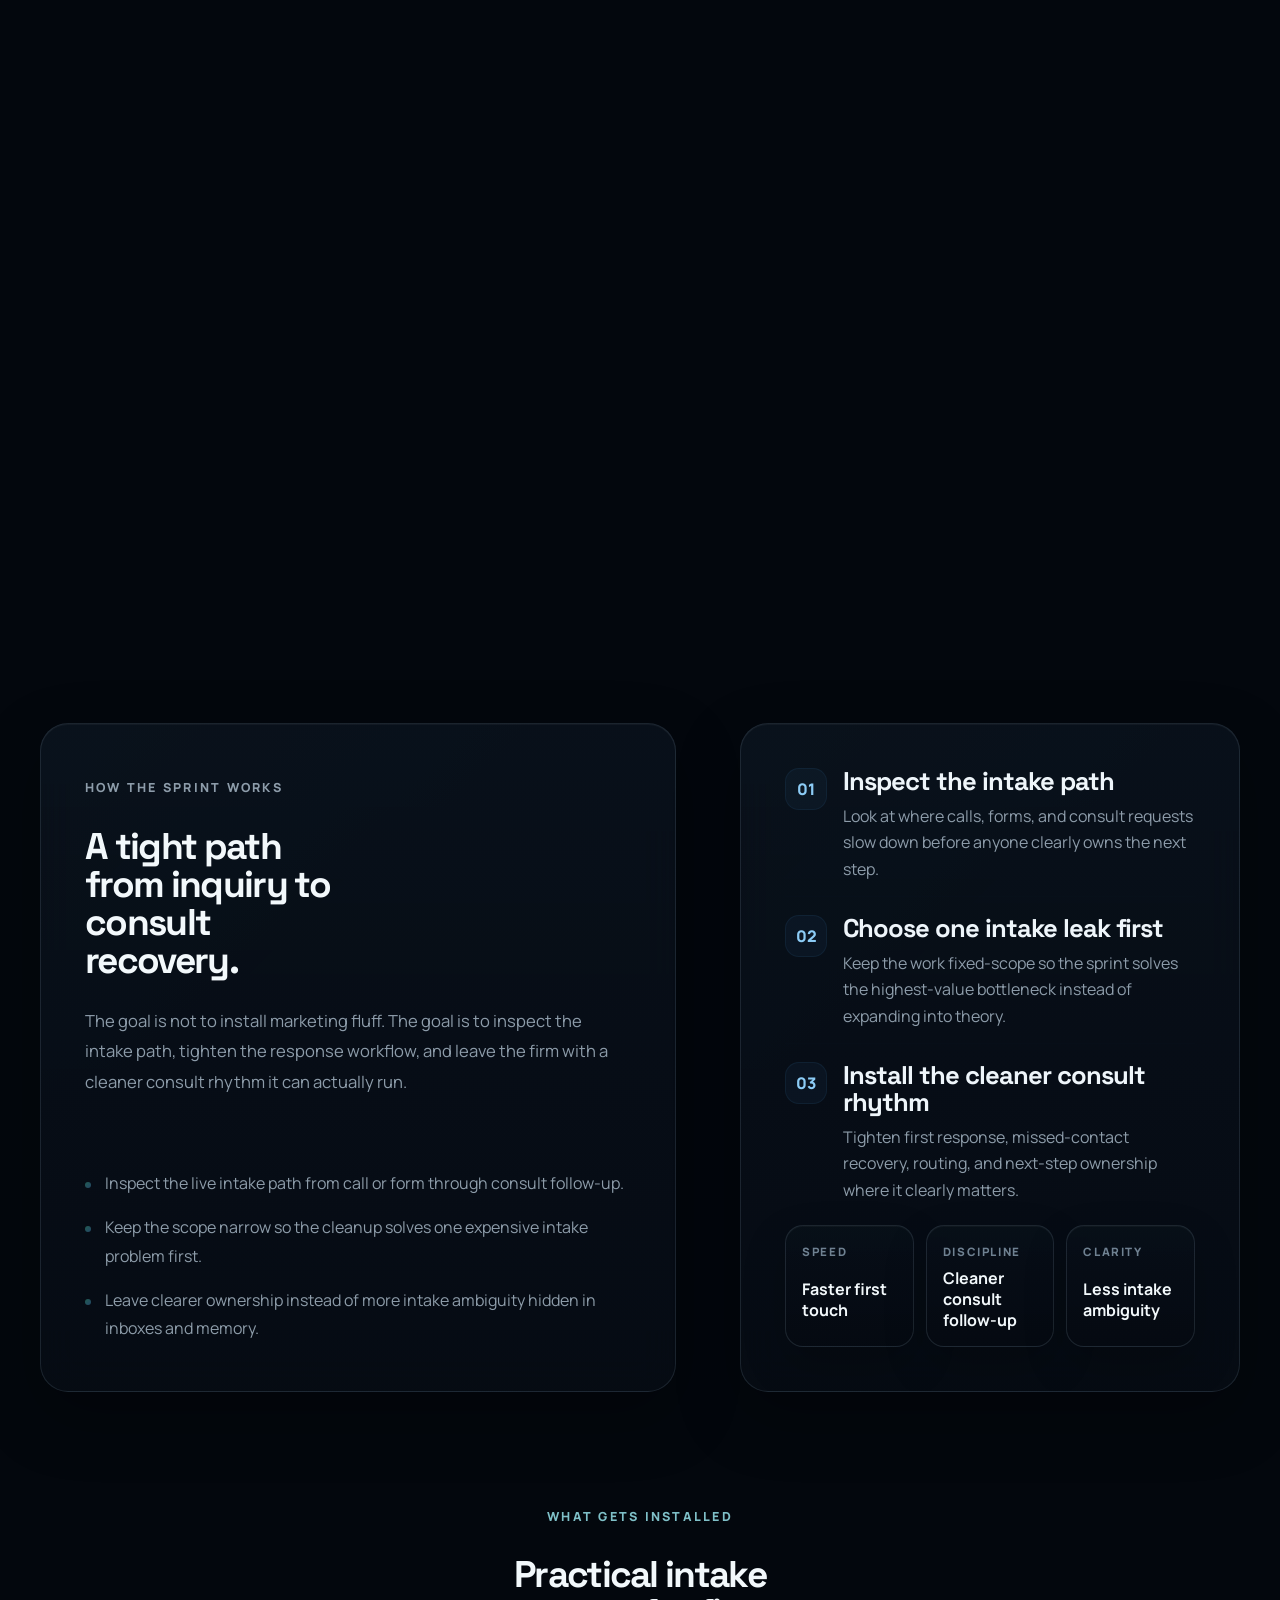
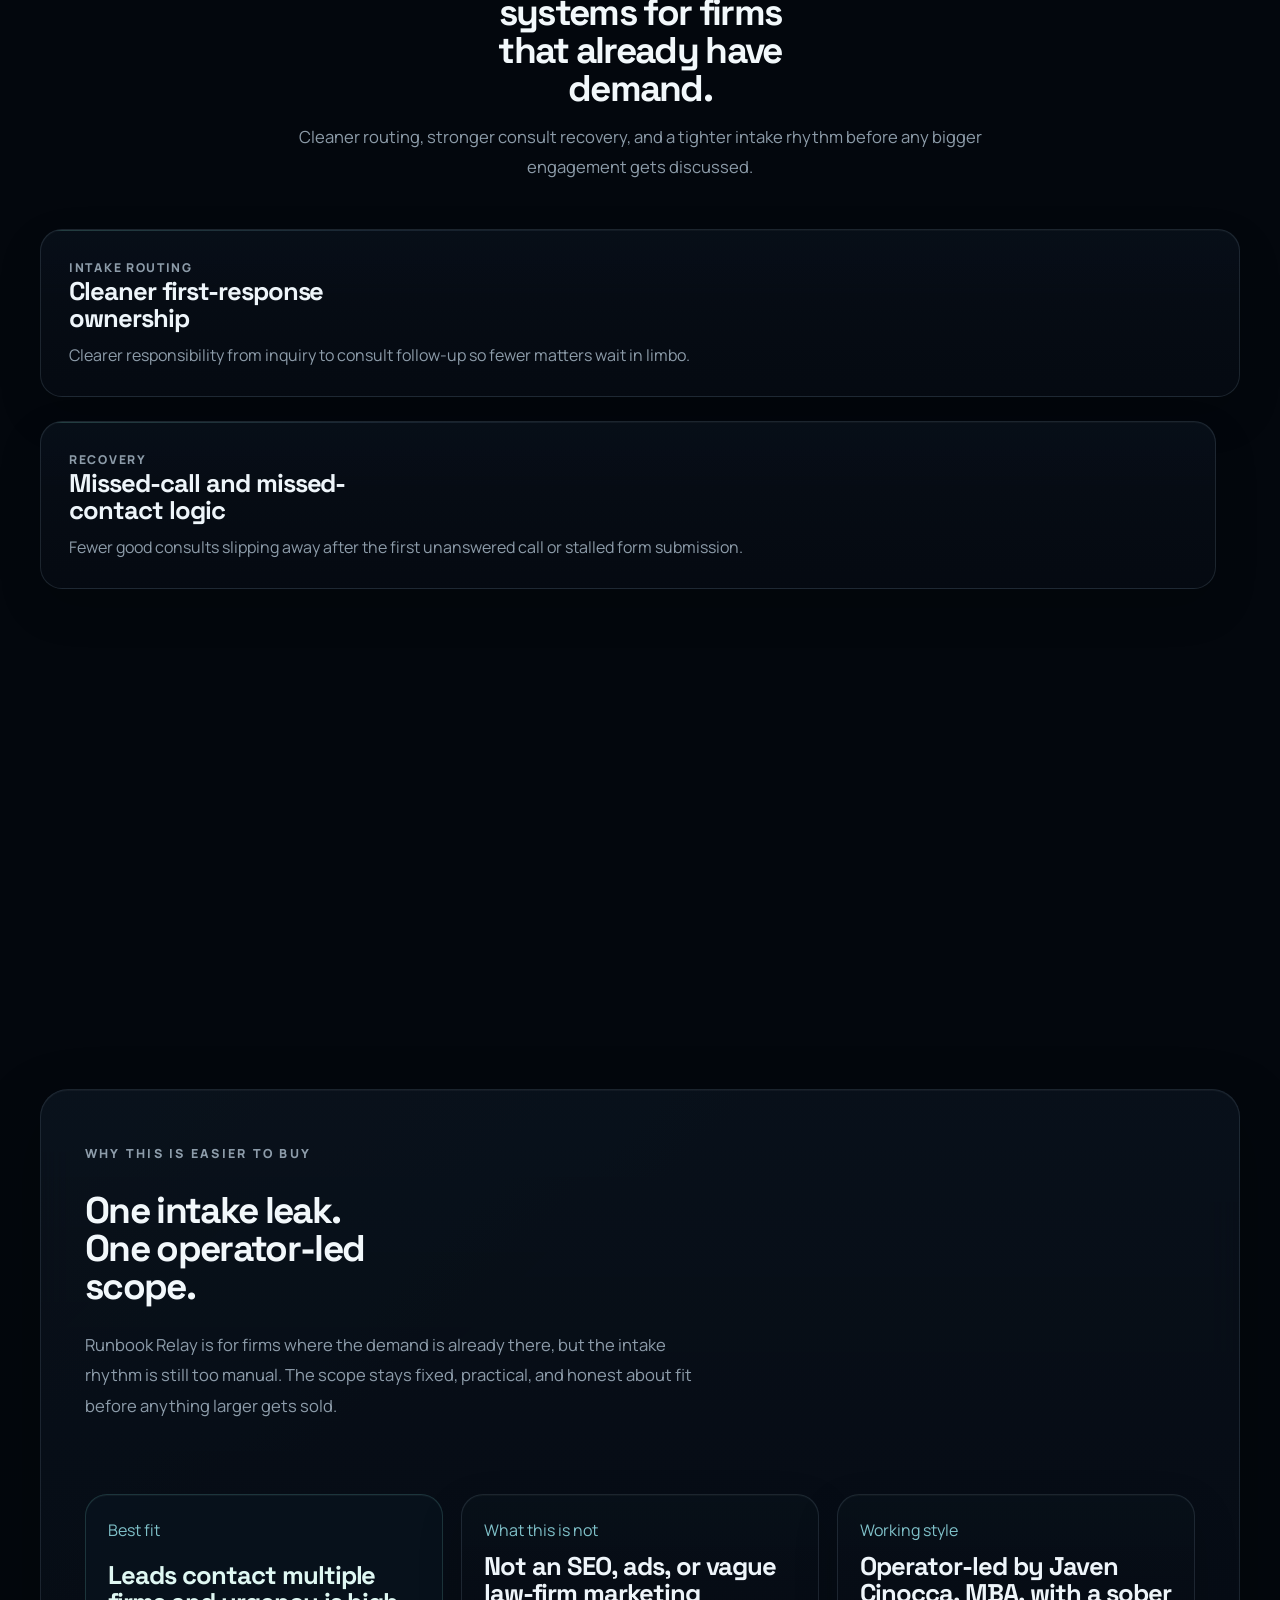
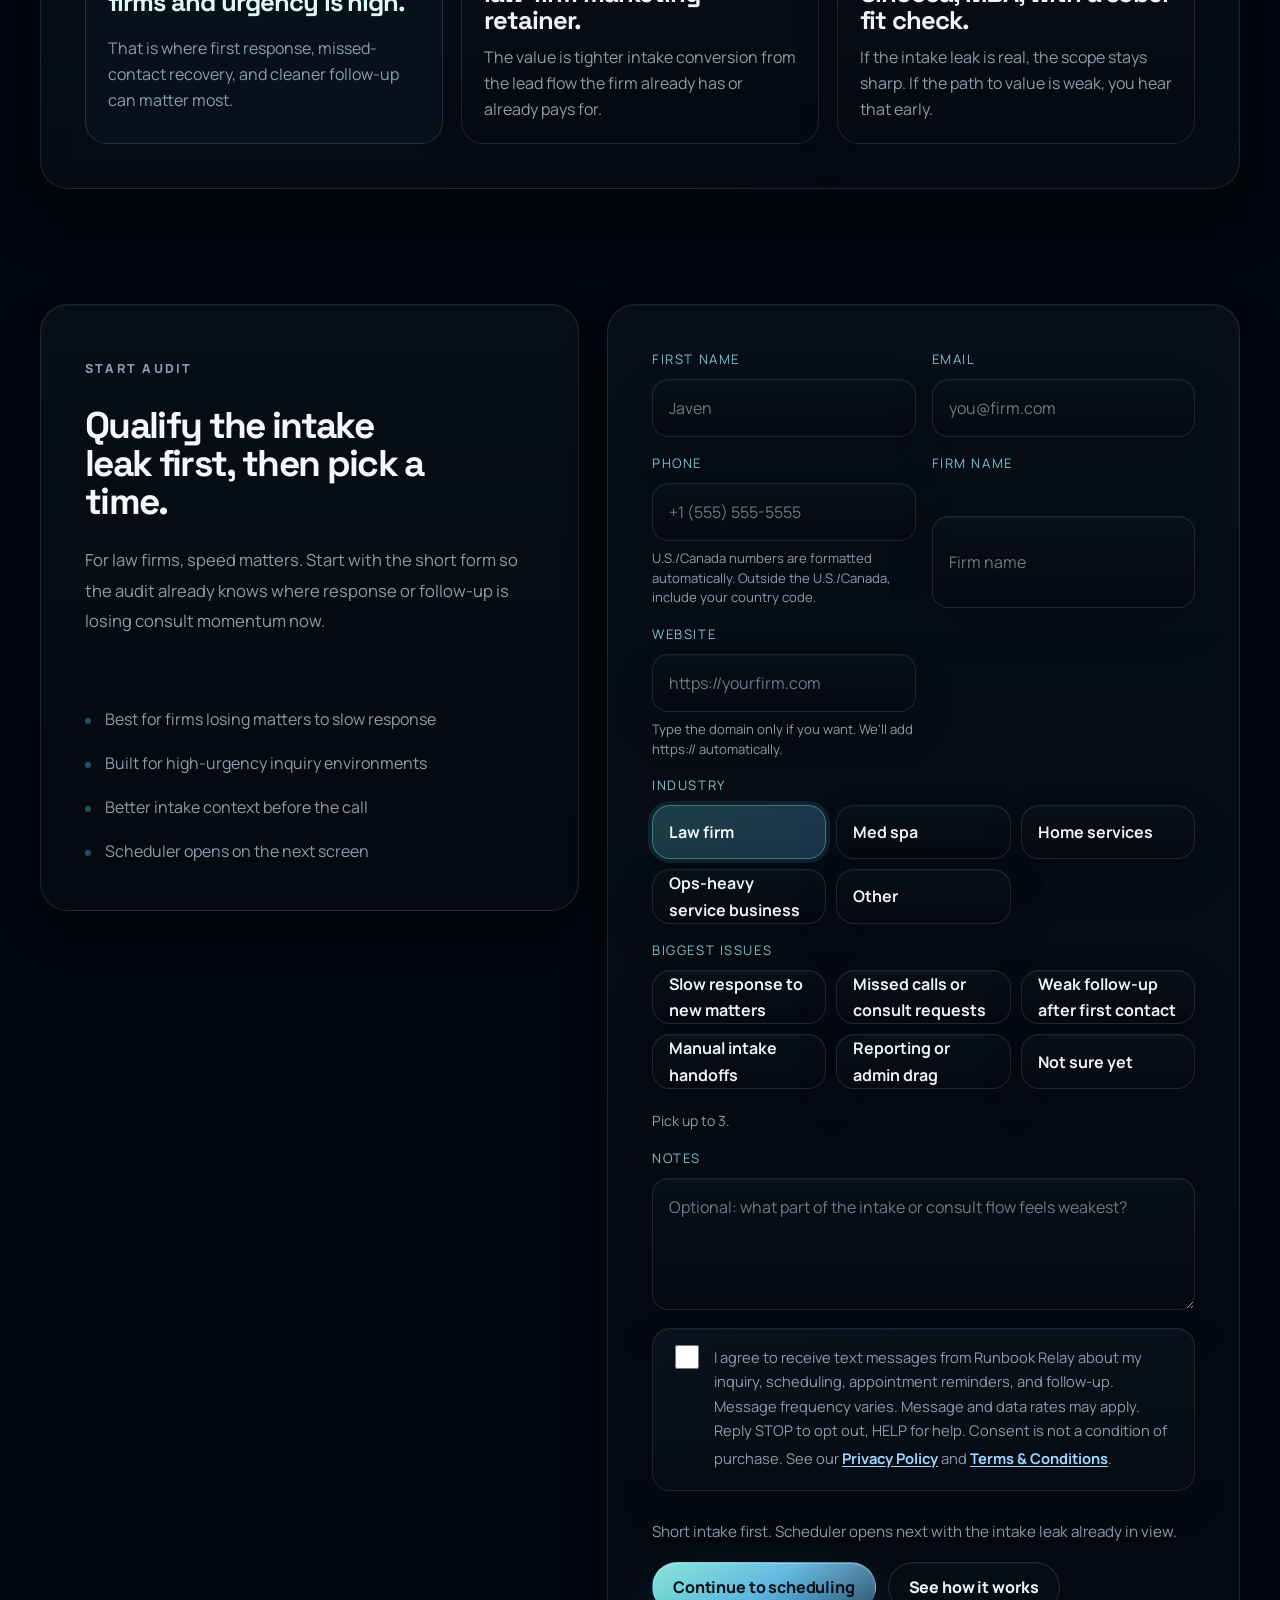
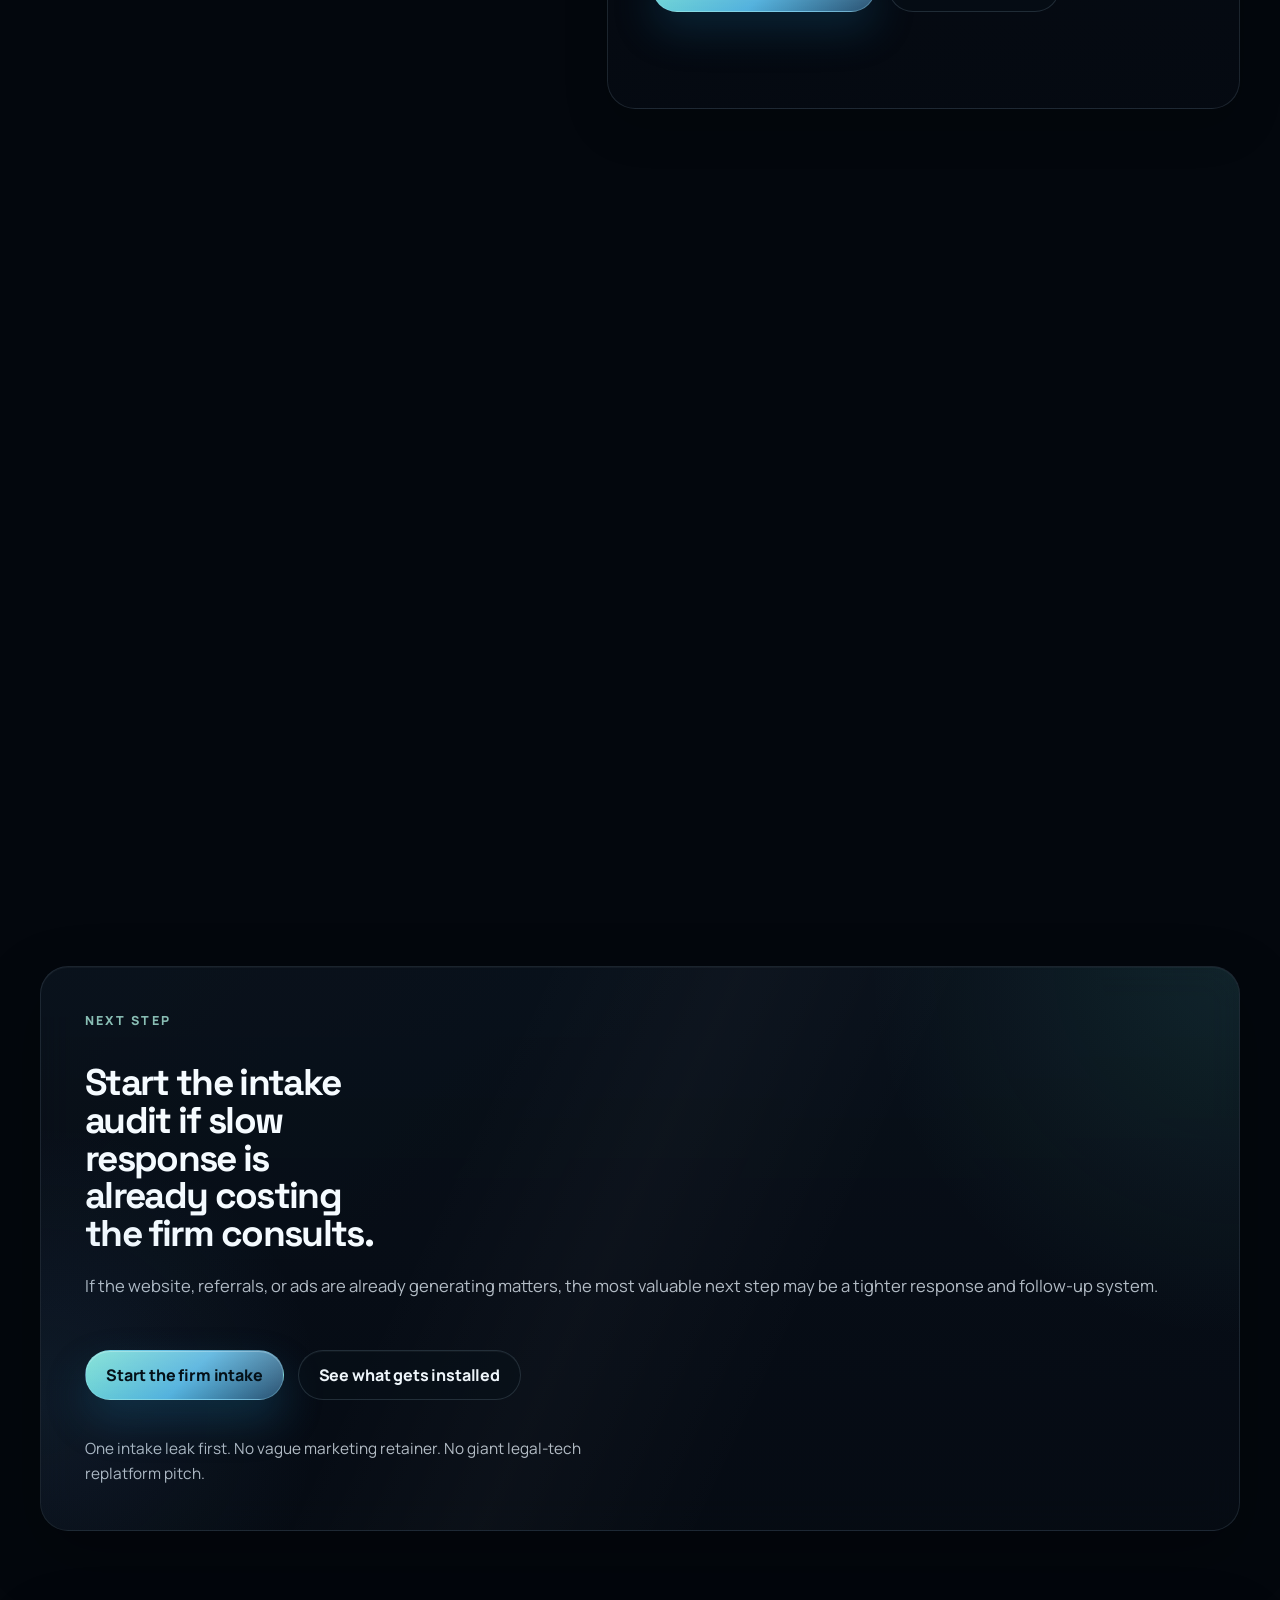
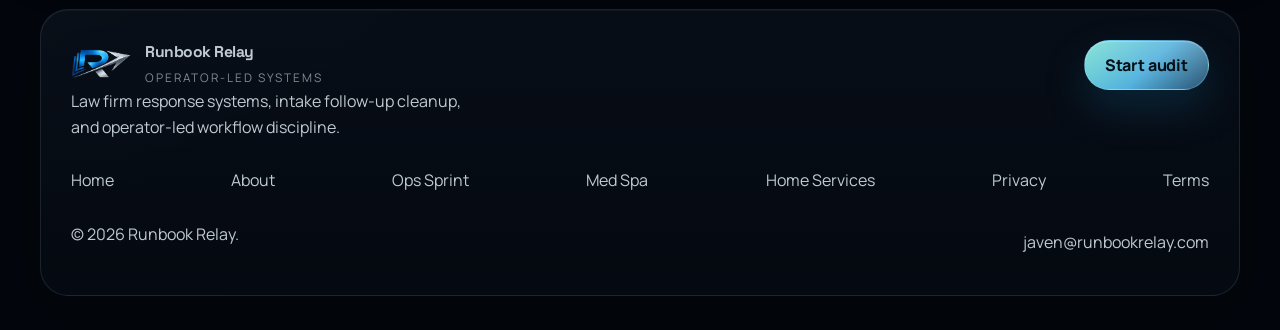
<file: law-firms/index.html>
<!doctype html>
<html lang="en">
  <head>
    <meta charset="UTF-8" />
    <meta name="viewport" content="width=device-width, initial-scale=1.0" />
    <title>Runbook Relay for Law Firms | Stop Losing Cases to Slow Response</title>
    <meta
      name="description"
      content="Runbook Relay helps law firms stop losing cases to slow intake response, weak follow-up, and manual lead handling."
    />
    <meta name="theme-color" content="#071019" />
    <meta property="og:title" content="Runbook Relay for Law Firms | Stop Losing Cases to Slow Response" />
    <meta
      property="og:description"
      content="Speed-to-lead and intake follow-up systems for law firms losing consults because response is too slow."
    />
    <meta property="og:type" content="website" />
    <meta property="og:url" content="https://runbookrelay.com/law-firms/" />
    <meta name="twitter:card" content="summary_large_image" />
    <meta name="twitter:title" content="Runbook Relay for Law Firms | Stop Losing Cases to Slow Response" />
    <meta
      name="twitter:description"
      content="Operator-led intake and follow-up systems for law firms where lead speed decides who wins the case."
    />
    <link rel="icon" type="image/png" sizes="16x16" href="/favicon-16x16.png?v=20260411b" />
    <link rel="icon" type="image/png" sizes="32x32" href="/favicon-32x32.png?v=20260411b" />
    <link rel="shortcut icon" href="/favicon-32x32.png?v=20260411b" />
    <link rel="apple-touch-icon" sizes="180x180" href="/apple-touch-icon.png?v=20260411b" />
    <link
      rel="preload"
      href="../assets/fonts/manrope-latin.woff2?v=20260409i"
      as="font"
      type="font/woff2"
      crossorigin
    />
    <link
      rel="preload"
      href="../assets/fonts/space-grotesk-latin.woff2?v=20260409i"
      as="font"
      type="font/woff2"
      crossorigin
    />
    <link
      rel="preload"
      href="../assets/runbook-relay-brand-mark.webp?v=20260411b"
      as="image"
      type="image/webp"
      fetchpriority="high"
    />
    <link rel="canonical" href="https://runbookrelay.com/law-firms/" />
    <link rel="stylesheet" href="../assets/styles.css?v=20260411v" />
    <script>
      window.RUNBOOK_RELAY_CONFIG = {
        siteUrl: "https://runbookrelay.com",
        businessName: "Runbook Relay",
        calendlyUrl: "https://calendly.com/javencin/20minopsaudit",
        thankYouPath: "/thank-you/",
        leadStorageKey: "rr_audit_lead",
        leadCaptureWebhook: "https://hooks.zapier.com/hooks/catch/27178698/u7gpaa4/",
        analytics: {
          ga4MeasurementId: "G-ZFQPBPZYZ7",
          posthogApiKey: "phc_rrYJ2yyNMwe4WhzRrTYmtsVxXaX8k3vsYy4yq6fLLn9N",
          posthogApiHost: "https://us.i.posthog.com",
          clarityProjectId: "w8wxphs466",
          debug: false
        }
      };
    </script>
    <script src="../assets/analytics.js?v=20260409i" defer></script>
    <script src="../assets/app.js?v=20260411i" defer></script>
  </head>
  <body class="route-law-firms">
    <header class="site-header" data-site-header>
      <div class="shell site-header-inner">
        <a class="brand" href="../" aria-label="Runbook Relay home">
          <span class="brand-mark" aria-hidden="true"></span>
          <span class="brand-copy">
            <strong>Runbook Relay</strong>
            <span>Operator-led systems</span>
          </span>
        </a>
        <div class="nav-shell">
          <nav class="site-nav" aria-label="Primary" data-nav-menu>
            <div class="nav-links">
              <a href="../" data-route="/">Home</a>
              <a href="../about/" data-route="/about">About</a>
              <a href="../ops/" data-route="/ops">Ops Sprint</a>
              <a href="../law-firms/" data-route="/law-firms">Law Firms</a>
              <a href="../med-spa/" data-route="/med-spa">Med Spa</a>
              <a href="../home-services/" data-route="/home-services">Home Services</a>
              <a href="#faq">FAQ</a>
            </div>
          </nav>
          <div class="header-actions">
              <a class="button button-small button-primary" href="#audit-form" data-track="cta" data-track-label="law_nav_book_audit">Start Audit</a>
            </div>
          <button class="nav-toggle" type="button" aria-expanded="false" aria-label="Toggle navigation" data-nav-toggle>
            <span></span>
          </button>
        </div>
      </div>
    </header>

    <main>
      <section class="page-hero">
        <div class="shell page-hero-grid">
          <div class="page-hero-copy" data-reveal>
            <p class="eyebrow">Law firms</p>
            <h1 class="page-hero-title">Stop losing cases to slow response.</h1>
            <p class="page-hero-lead">
              Most firms do not have a lead problem first. They already have website traffic,
              referrals, or paid demand. The leak is conversion speed and follow-up.
            </p>
            <p class="subroute-note">
              Operator-led by Javen Cinocca, MBA, this sprint is built for firms where leads contact multiple offices,
              urgency is high, and intake handling still depends too much on manual response discipline.
            </p>
            <div class="hero-actions">
              <a class="button button-primary" href="#audit-form" data-track="cta" data-track-label="law_hero_book_audit">Start the $1,000 audit</a>
              <a class="button button-secondary" href="#process">How the sprint works</a>
            </div>
            <div class="trust-line">
              <span class="trust-chip">Speed-to-lead</span>
              <span class="trust-chip">Intake follow-up</span>
              <span class="trust-chip">Operator-built systems</span>
            </div>
            <div class="hero-value-strip hero-value-strip-2">
              <article class="hero-value">
                <span>Primary leak</span>
                <strong>Intake lag while urgency is high</strong>
                <p>When a good matter contacts multiple firms, the first missed call or delayed form response can decide it.</p>
              </article>
              <article class="hero-value">
                <span>Install focus</span>
                <strong>Speed plus consult recovery</strong>
                <p>Tighter intake routing, clearer ownership, and a cleaner follow-up rhythm while the lead is still warm.</p>
              </article>
            </div>
          </div>

          <aside class="page-hero-visual" data-reveal>
            <div class="systems-board">
              <div class="systems-top">
                <span class="visual-label">Law firm conversion leak</span>
                <span class="systems-status">Consult urgency high</span>
              </div>
              <div class="systems-summary">
                <span class="systems-caption">Where firms leak cases</span>
                <h2>The first missed call or slow first response can lose the case before intake is complete.</h2>
                <p>
                  Runbook Relay tightens the intake rhythm so more inquiries get contacted,
                  routed, and recovered while the urgency is still real.
                </p>
              </div>
              <div class="systems-rail">
                <article class="systems-rail-item">
                  <span class="rail-index">01</span>
                  <div>
                    <strong>Reduce first-touch lag</strong>
                    <p>Shorten the gap between inquiry and first firm response.</p>
                  </div>
                </article>
                <article class="systems-rail-item">
                  <span class="rail-index">02</span>
                  <div>
                    <strong>Clarify intake ownership</strong>
                    <p>Make sure calls, forms, and missed contacts do not depend on whoever remembers first.</p>
                  </div>
                </article>
                <article class="systems-rail-item">
                  <span class="rail-index">03</span>
                  <div>
                    <strong>Keep consult momentum alive</strong>
                    <p>Install a cleaner follow-up rhythm so fewer good matters disappear between touches.</p>
                  </div>
                </article>
              </div>
              <div class="systems-footer">
                <article class="systems-kpi">
                  <span>Best fit</span>
                  <strong>High-urgency intake environments</strong>
                </article>
                <article class="systems-kpi">
                  <span>Starting point</span>
                  <strong>One leak, not a full replatform</strong>
                </article>
              </div>
            </div>
          </aside>
        </div>
      </section>

      <section class="section">
        <div class="shell">
          <div class="surface proof-band route-proof-band" data-reveal>
            <div class="proof-band-top">
              <div class="section-header compact route-proof-header">
                <p class="eyebrow">Why intake speed matters</p>
                <h2 class="section-title">A lot of firms are still easier to lose to than they realize.</h2>
                <p class="section-copy">
                  If the firm already pays for visibility, referrals, or ads, the highest-leverage fix may be intake
                  responsiveness and follow-up discipline rather than more demand generation.
                </p>
              </div>
              <aside class="proof-sidecar" aria-label="Law firm cost framing">
                <span class="proof-sidecar-label">Illustrative leakage</span>
                <h3 class="proof-sidecar-title">A few missed consults can outrun the fix surprisingly quickly.</h3>
                <p class="proof-sidecar-copy">
                  When leads contact multiple firms and urgency is high, the first missed call or slow follow-up can
                  quietly turn into lost consult opportunities month after month.
                </p>
                <div class="proof-sidecar-metrics">
                  <article class="proof-sidecar-metric">
                    <span>Example only</span>
                    <strong>2 missed consults/mo</strong>
                    <p>because the first response or second touch lagged</p>
                  </article>
                  <article class="proof-sidecar-metric">
                    <span>Rough annual loss</span>
                    <strong>24 warm consults/year</strong>
                    <p>before accounting for actual retained-matter value</p>
                  </article>
                </div>
              </aside>
            </div>
            <div class="proof-grid route-proof-grid">
              <article class="proof-card route-proof-card">
                <span class="proof-label">Phone coverage</span>
                <div class="proof-stat-lockup">
                  <strong class="proof-stat">40%</strong>
                  <p class="proof-emphasis">answered calls in Clio's 2024 secret shop</p>
                </div>
                <p class="proof-copy">Clio found only a minority of firms answered inbound calls in its 2024 research.</p>
                <a class="proof-source" href="https://www.clio.com/blog/highlights-from-2024-legal-trends-report/" target="_blank" rel="noreferrer">Source: Clio 2024 Legal Trends</a>
              </article>
              <article class="proof-card route-proof-card">
                <span class="proof-label">Reachability</span>
                <div class="proof-stat-lockup">
                  <strong class="proof-stat">48%</strong>
                  <p class="proof-emphasis">were effectively unreachable by phone</p>
                </div>
                <p class="proof-copy">The same Clio research found nearly half of firms were effectively unreachable by phone.</p>
                <a class="proof-source" href="https://www.clio.com/blog/highlights-from-2024-legal-trends-report/" target="_blank" rel="noreferrer">Source: Clio 2024 Legal Trends</a>
              </article>
              <article class="proof-card route-proof-card">
                <span class="proof-label">Client expectation</span>
                <div class="proof-stat-lockup">
                  <strong class="proof-stat">79%</strong>
                  <p class="proof-emphasis">expect a response within 24 hours</p>
                </div>
                <p class="proof-copy">Clio reports most clients expect a response quickly, which makes slow intake harder to hide.</p>
                <a class="proof-source" href="https://www.clio.com/blog/client-intake-process-stages/" target="_blank" rel="noreferrer">Source: Clio intake expectations</a>
              </article>
              <article class="proof-card route-proof-card">
                <span class="proof-label">Capability gap</span>
                <div class="proof-stat-lockup">
                  <strong class="proof-stat">51% / 52%</strong>
                  <p class="proof-emphasis">more leads and higher revenues in Clio's capability data</p>
                </div>
                <p class="proof-copy">Clio found firms using certain client-facing capabilities saw more leads and stronger revenue performance.</p>
                <a class="proof-source" href="https://www.clio.com/blog/highlights-from-2024-legal-trends-report/" target="_blank" rel="noreferrer">Source: Clio 2024 Legal Trends</a>
              </article>
            </div>
            <div class="proof-caption-wrap">
              <p class="proof-caption">Illustration only: if even a small number of good consults leak out because response is too slow, the cost can outrun a fixed-scope cleanup quickly.</p>
              <p class="proof-caption proof-caption-strong">That is why the first intake leak can be worth fixing before buying more visibility.</p>
            </div>
          </div>
        </div>
      </section>

      <section class="section anchor-offset" id="what-we-fix">
        <div class="shell">
          <div class="route-diagnosis-band" data-reveal>
            <div class="section-header compact route-diagnosis-intro">
              <p class="eyebrow">Where firms leak cases</p>
              <h2 class="section-title">A law firm can have demand and still lose it in intake.</h2>
              <p class="section-copy">
                Lead generation does not help much if the intake path is slow, ownership is fuzzy, or the second touch
                still depends on memory. The audit is meant to inspect where consult momentum is actually breaking.
              </p>
            </div>
            <div class="route-diagnosis-grid">
              <article class="problem-card route-diagnosis-card is-featured">
                <span class="card-kicker">Response gap</span>
                <h3 class="card-title">New matters sit too long before someone follows up.</h3>
                <p>When urgency is high and leads contact multiple firms, that first delay can decide who gets the consult.</p>
              </article>
              <article class="problem-card route-diagnosis-card">
                <span class="card-kicker">Missed-call coverage</span>
                <h3 class="card-title">Intake still depends too much on manual triage and memory.</h3>
                <p>The process breaks the moment the person who usually catches it is busy, out, or juggling something else.</p>
              </article>
              <article class="problem-card route-diagnosis-card">
                <span class="card-kicker">Consult drift</span>
                <h3 class="card-title">The lead stays warm in theory, but the workflow is not built to keep it warm.</h3>
                <p>Without a clean follow-up rhythm, good opportunities quietly go cold between the first and second touch.</p>
              </article>
              <article class="problem-card route-diagnosis-card">
                <span class="card-kicker">Intake handoff</span>
                <h3 class="card-title">Good matters stall between intake, staff, and decision-makers.</h3>
                <p>Cases get delayed because routing, consult ownership, and next steps are still too informal.</p>
              </article>
            </div>
            <div class="route-diagnosis-footer">
              <p class="micro-copy">The point is not to map every intake edge case. It is to isolate the one leak worth fixing while the demand is already there.</p>
              <a class="route-link route-inline-link" href="#audit-form">Bring the intake leak into the audit</a>
            </div>
          </div>
        </div>
      </section>

      <section class="section anchor-offset" id="process">
        <div class="shell">
          <div class="route-journey-band split-highlight">
            <article class="surface-alt surface-stack route-journey-copy" data-reveal>
              <div class="section-header compact">
                <p class="eyebrow">How the sprint works</p>
                <h2 class="section-title">A tight path from inquiry to consult recovery.</h2>
                <p class="section-copy">
                  The goal is not to install marketing fluff. The goal is to inspect the intake path, tighten the
                  response workflow, and leave the firm with a cleaner consult rhythm it can actually run.
                </p>
              </div>
              <ul class="list">
                <li>Inspect the live intake path from call or form through consult follow-up.</li>
                <li>Keep the scope narrow so the cleanup solves one expensive intake problem first.</li>
                <li>Leave clearer ownership instead of more intake ambiguity hidden in inboxes and memory.</li>
              </ul>
            </article>
            <article class="surface route-journey-panel" data-reveal>
              <div class="route-step-list">
                <article class="route-step">
                  <span class="step-index">01</span>
                  <div>
                    <h3 class="card-title">Inspect the intake path</h3>
                    <p>Look at where calls, forms, and consult requests slow down before anyone clearly owns the next step.</p>
                  </div>
                </article>
                <article class="route-step">
                  <span class="step-index">02</span>
                  <div>
                    <h3 class="card-title">Choose one intake leak first</h3>
                    <p>Keep the work fixed-scope so the sprint solves the highest-value bottleneck instead of expanding into theory.</p>
                  </div>
                </article>
                <article class="route-step">
                  <span class="step-index">03</span>
                  <div>
                    <h3 class="card-title">Install the cleaner consult rhythm</h3>
                    <p>Tighten first response, missed-contact recovery, routing, and next-step ownership where it clearly matters.</p>
                  </div>
                </article>
              </div>
              <div class="route-result-strip">
                <article class="route-result-card">
                  <span>Speed</span>
                  <strong>Faster first touch</strong>
                </article>
                <article class="route-result-card">
                  <span>Discipline</span>
                  <strong>Cleaner consult follow-up</strong>
                </article>
                <article class="route-result-card">
                  <span>Clarity</span>
                  <strong>Less intake ambiguity</strong>
                </article>
              </div>
            </article>
          </div>
        </div>
      </section>

      <section class="section anchor-offset" id="what-gets-installed">
        <div class="shell">
          <div class="section-header centered route-deliverables-header" data-reveal>
            <p class="eyebrow">What gets installed</p>
            <h2 class="section-title">Practical intake systems for firms that already have demand.</h2>
            <p class="section-copy">Cleaner routing, stronger consult recovery, and a tighter intake rhythm before any bigger engagement gets discussed.</p>
          </div>
          <div class="deliverables-grid route-deliverables-grid" data-reveal>
            <article class="deliverable-card route-deliverable-card">
              <span class="card-kicker">Intake routing</span>
              <h3 class="card-title">Cleaner first-response ownership</h3>
              <p>Clearer responsibility from inquiry to consult follow-up so fewer matters wait in limbo.</p>
            </article>
            <article class="deliverable-card route-deliverable-card">
              <span class="card-kicker">Recovery</span>
              <h3 class="card-title">Missed-call and missed-contact logic</h3>
              <p>Fewer good consults slipping away after the first unanswered call or stalled form submission.</p>
            </article>
            <article class="deliverable-card route-deliverable-card">
              <span class="card-kicker">Follow-up</span>
              <h3 class="card-title">Consult rhythm the staff can actually run</h3>
              <p>A cleaner second-touch and next-step sequence instead of follow-up depending on memory.</p>
            </article>
            <article class="deliverable-card route-deliverable-card">
              <span class="card-kicker">Handoff</span>
              <h3 class="card-title">Stronger intake-to-firm handoff discipline</h3>
              <p>Cleaner routing between intake, staff, and decision-makers so fewer matters stall before review.</p>
            </article>
          </div>
        </div>
      </section>

      <section class="section">
        <div class="shell">
          <div class="surface-alt route-fit-band anchor-offset" data-reveal id="decision-point">
            <div class="section-header compact route-fit-intro">
              <p class="eyebrow">Why this is easier to buy</p>
              <h2 class="section-title">One intake leak. One operator-led scope.</h2>
              <p class="section-copy">
                Runbook Relay is for firms where the demand is already there, but the intake rhythm is still too manual.
                The scope stays fixed, practical, and honest about fit before anything larger gets sold.
              </p>
            </div>
            <div class="route-fit-grid">
              <article class="route-fit-card is-toned">
                <span class="card-kicker">Best fit</span>
                <h3 class="card-title">Leads contact multiple firms and urgency is high.</h3>
                <p>That is where first response, missed-contact recovery, and cleaner follow-up can matter most.</p>
              </article>
              <article class="route-fit-card">
                <span class="card-kicker">What this is not</span>
                <h3 class="card-title">Not an SEO, ads, or vague law-firm marketing retainer.</h3>
                <p>The value is tighter intake conversion from the lead flow the firm already has or already pays for.</p>
              </article>
              <article class="route-fit-card">
                <span class="card-kicker">Working style</span>
                <h3 class="card-title">Operator-led by Javen Cinocca, MBA, with a sober fit check.</h3>
                <p>If the intake leak is real, the scope stays sharp. If the path to value is weak, you hear that early.</p>
              </article>
            </div>
          </div>
        </div>
      </section>

      <section class="section anchor-offset" id="audit-form">
        <div class="shell audit-grid">
          <article class="surface-alt surface-stack form-panel" data-reveal>
            <div class="section-header compact">
              <p class="eyebrow">Start audit</p>
              <h2 class="section-title">Qualify the intake leak first, then pick a time.</h2>
              <p class="section-copy">
                For law firms, speed matters. Start with the short form so the audit already knows
                where response or follow-up is losing consult momentum now.
              </p>
            </div>
            <ul class="list">
              <li>Best for firms losing matters to slow response</li>
              <li>Built for high-urgency inquiry environments</li>
              <li>Better intake context before the call</li>
              <li>Scheduler opens on the next screen</li>
            </ul>
          </article>

          <article class="surface form-panel" data-reveal>
            <form class="audit-form" data-audit-form data-default-industry="law_firm" data-page-label="/law-firms" novalidate>
              <div class="form-grid">
                <label class="field">
                  <span class="field-label">First name</span>
                  <input type="text" name="first_name" placeholder="Javen" required />
                </label>
                <label class="field">
                  <span class="field-label">Email</span>
                  <input type="email" name="email" placeholder="you@firm.com" required />
                </label>
                <label class="field">
                  <span class="field-label">Phone</span>
                  <input type="tel" name="phone" placeholder="+1 (555) 555-5555" inputmode="tel" autocomplete="tel" required />
                  <span class="field-help">U.S./Canada numbers are formatted automatically. Outside the U.S./Canada, include your country code.</span>
                </label>
                <label class="field">
                  <span class="field-label">Firm name</span>
                  <input type="text" name="business_name" placeholder="Firm name" required />
                </label>
                <label class="field">
                  <span class="field-label">Website</span>
                  <input
                    type="text"
                    name="website"
                    inputmode="url"
                    autocomplete="url"
                    autocapitalize="none"
                    spellcheck="false"
                    placeholder="https://yourfirm.com"
                    required
                  />
                  <span class="field-help">Type the domain only if you want. We'll add https:// automatically.</span>
                </label>
                <div class="field field-full choice-field">
                  <span class="field-label">Industry</span>
                  <div class="choice-group" data-choice-group data-choice-name="industry">
                    <input type="hidden" name="industry" required data-choice-input />
                    <div class="choice-options">
                      <button class="choice-button" type="button" data-choice-value="law_firm">Law firm</button>
                      <button class="choice-button" type="button" data-choice-value="med_spa">Med spa</button>
                      <button class="choice-button" type="button" data-choice-value="home_services">Home services</button>
                      <button class="choice-button" type="button" data-choice-value="ops_heavy_services">Ops-heavy service business</button>
                      <button class="choice-button" type="button" data-choice-value="other">Other</button>
                    </div>
                  </div>
                </div>
                <div class="field field-full choice-field">
                  <span class="field-label">Biggest issues</span>
                  <div class="choice-group" data-choice-group data-choice-name="biggest_issue" data-choice-max="3">
                    <input type="hidden" name="biggest_issue" required data-choice-input />
                    <div class="choice-options">
                      <button class="choice-button" type="button" data-choice-value="slow_response">Slow response to new matters</button>
                      <button class="choice-button" type="button" data-choice-value="missed_calls">Missed calls or consult requests</button>
                      <button class="choice-button" type="button" data-choice-value="weak_follow_up">Weak follow-up after first contact</button>
                      <button class="choice-button" type="button" data-choice-value="manual_handoffs">Manual intake handoffs</button>
                      <button class="choice-button" type="button" data-choice-value="reporting_drag">Reporting or admin drag</button>
                      <button class="choice-button" type="button" data-choice-value="not_sure">Not sure yet</button>
                    </div>
                    <p class="choice-note" data-choice-status>Pick up to 3.</p>
                  </div>
                </div>
                <label class="field field-full">
                  <span class="field-label">Notes</span>
                  <textarea name="notes" placeholder="Optional: what part of the intake or consult flow feels weakest?"></textarea>
                </label>
              </div>

              <input type="hidden" name="source_page" />
              <input type="hidden" name="source_path" />
              <input type="hidden" name="source_url" />
              <input type="hidden" name="utm_source" />
              <input type="hidden" name="utm_medium" />
              <input type="hidden" name="utm_campaign" />
              <input type="hidden" name="submitted_at" />

              <label class="sms-consent">
                <input type="checkbox" name="sms_consent" value="agreed" required />
                <span>
                  I agree to receive text messages from Runbook Relay about my inquiry, scheduling, appointment reminders, and follow-up. Message frequency varies. Message and data rates may apply. Reply STOP to opt out, HELP for help. Consent is not a condition of purchase. See our
                  <a href="../privacy/" target="_blank" rel="noopener noreferrer">Privacy Policy</a>
                  and
                  <a href="../terms/" target="_blank" rel="noopener noreferrer">Terms &amp; Conditions</a>.
                </span>
              </label>
              <p class="field-note">Short intake first. Scheduler opens next with the intake leak already in view.</p>
              <div class="form-actions">
                <button class="button button-primary" type="submit">Continue to scheduling</button>
                <a class="button button-secondary" href="#what-gets-installed">See how it works</a>
              </div>
              <p class="form-status" data-form-status aria-live="polite"></p>
            </form>
          </article>
        </div>
      </section>

      <section class="section anchor-offset" id="faq">
        <div class="shell">
          <div class="surface" data-reveal>
            <div class="section-header compact">
              <p class="eyebrow">FAQ</p>
              <h2 class="section-title">Questions firms ask before booking.</h2>
            </div>
            <div class="faq-list">
              <details open>
                <summary>What kinds of firms fit this best?</summary>
                <p>Small to mid-sized firms where urgency is high and response speed materially affects who wins the matter first.</p>
              </details>
              <details>
                <summary>Is this a lead-generation service?</summary>
                <p>No. The point is improving conversion from the lead flow the firm already has or is already paying for.</p>
              </details>
              <details>
                <summary>Does this replace intake staff?</summary>
                <p>No. The goal is to tighten the intake system and follow-up rhythm so staff has a cleaner process to run.</p>
              </details>
            </div>
          </div>
        </div>
      </section>

      <section class="section">
        <div class="shell">
          <div class="cta-band" data-reveal>
            <p class="eyebrow">Next step</p>
            <h2 class="section-title">Start the intake audit if slow response is already costing the firm consults.</h2>
            <p class="section-copy">
              If the website, referrals, or ads are already generating matters, the
              most valuable next step may be a tighter response and follow-up system.
            </p>
            <div class="cta-actions">
              <a class="button button-primary" href="#audit-form">Start the firm intake</a>
              <a class="button button-secondary" href="#what-gets-installed">See what gets installed</a>
            </div>
            <p class="micro-copy">One intake leak first. No vague marketing retainer. No giant legal-tech replatform pitch.</p>
          </div>
        </div>
      </section>
    </main>

    <footer class="footer">
      <div class="shell footer-shell">
        <div class="footer-top">
          <div>
            <a class="brand" href="../" aria-label="Runbook Relay home">
              <span class="brand-mark" aria-hidden="true"></span>
              <span class="brand-copy">
                <strong>Runbook Relay</strong>
                <span>Operator-led systems</span>
              </span>
            </a>
            <p class="footer-copy">Law firm response systems, intake follow-up cleanup, and operator-led workflow discipline.</p>
          </div>
          <a class="button button-primary" href="#audit-form">Start audit</a>
        </div>
        <div class="footer-links">
          <a href="../">Home</a>
          <a href="../about/">About</a>
          <a href="../ops/">Ops Sprint</a>
          <a href="../med-spa/">Med Spa</a>
          <a href="../home-services/">Home Services</a>
          <a href="../privacy/">Privacy</a>
          <a href="../terms/">Terms</a>
        </div>
        <div class="footer-bottom">
          <span class="footer-copy">&copy; <span id="footer-year"></span> Runbook Relay.</span>
          <a href="mailto:javen@runbookrelay.com">javen@runbookrelay.com</a>
        </div>
      </div>
    </footer>
  </body>
</html>
</file>
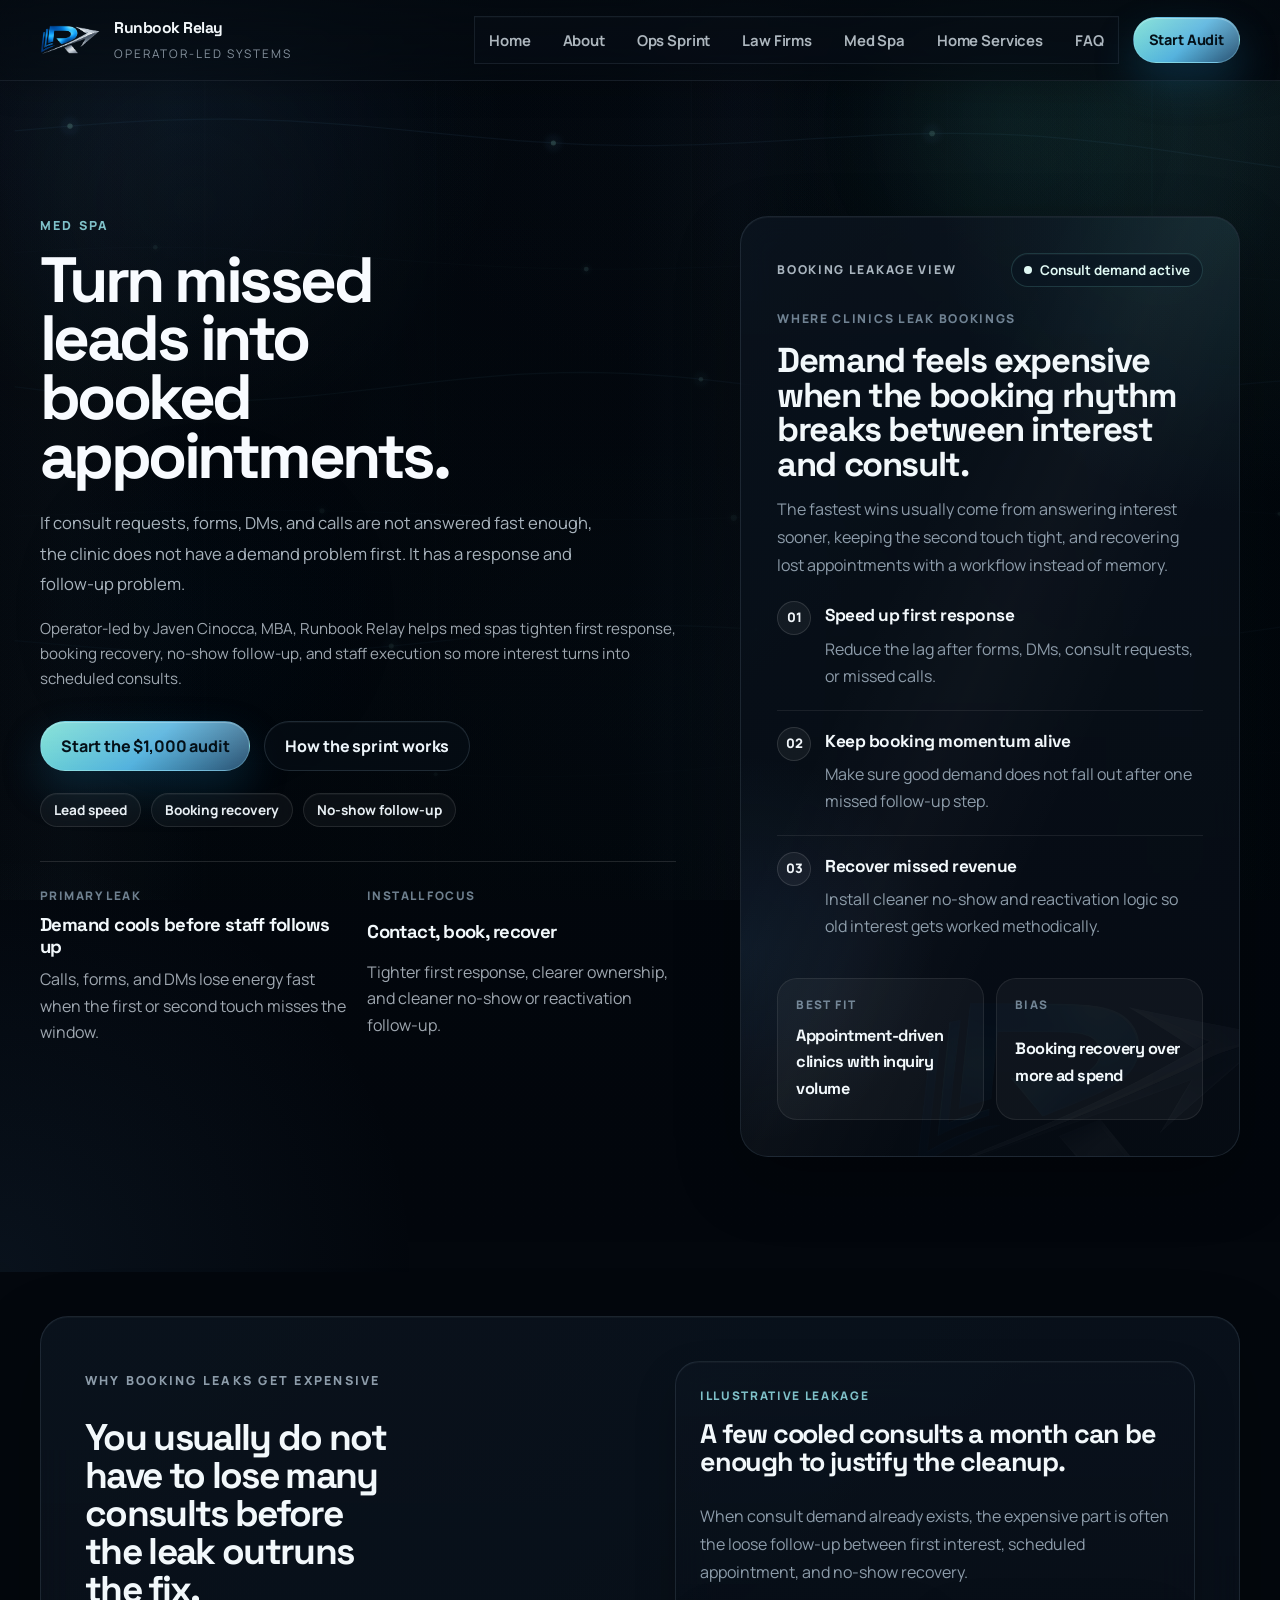
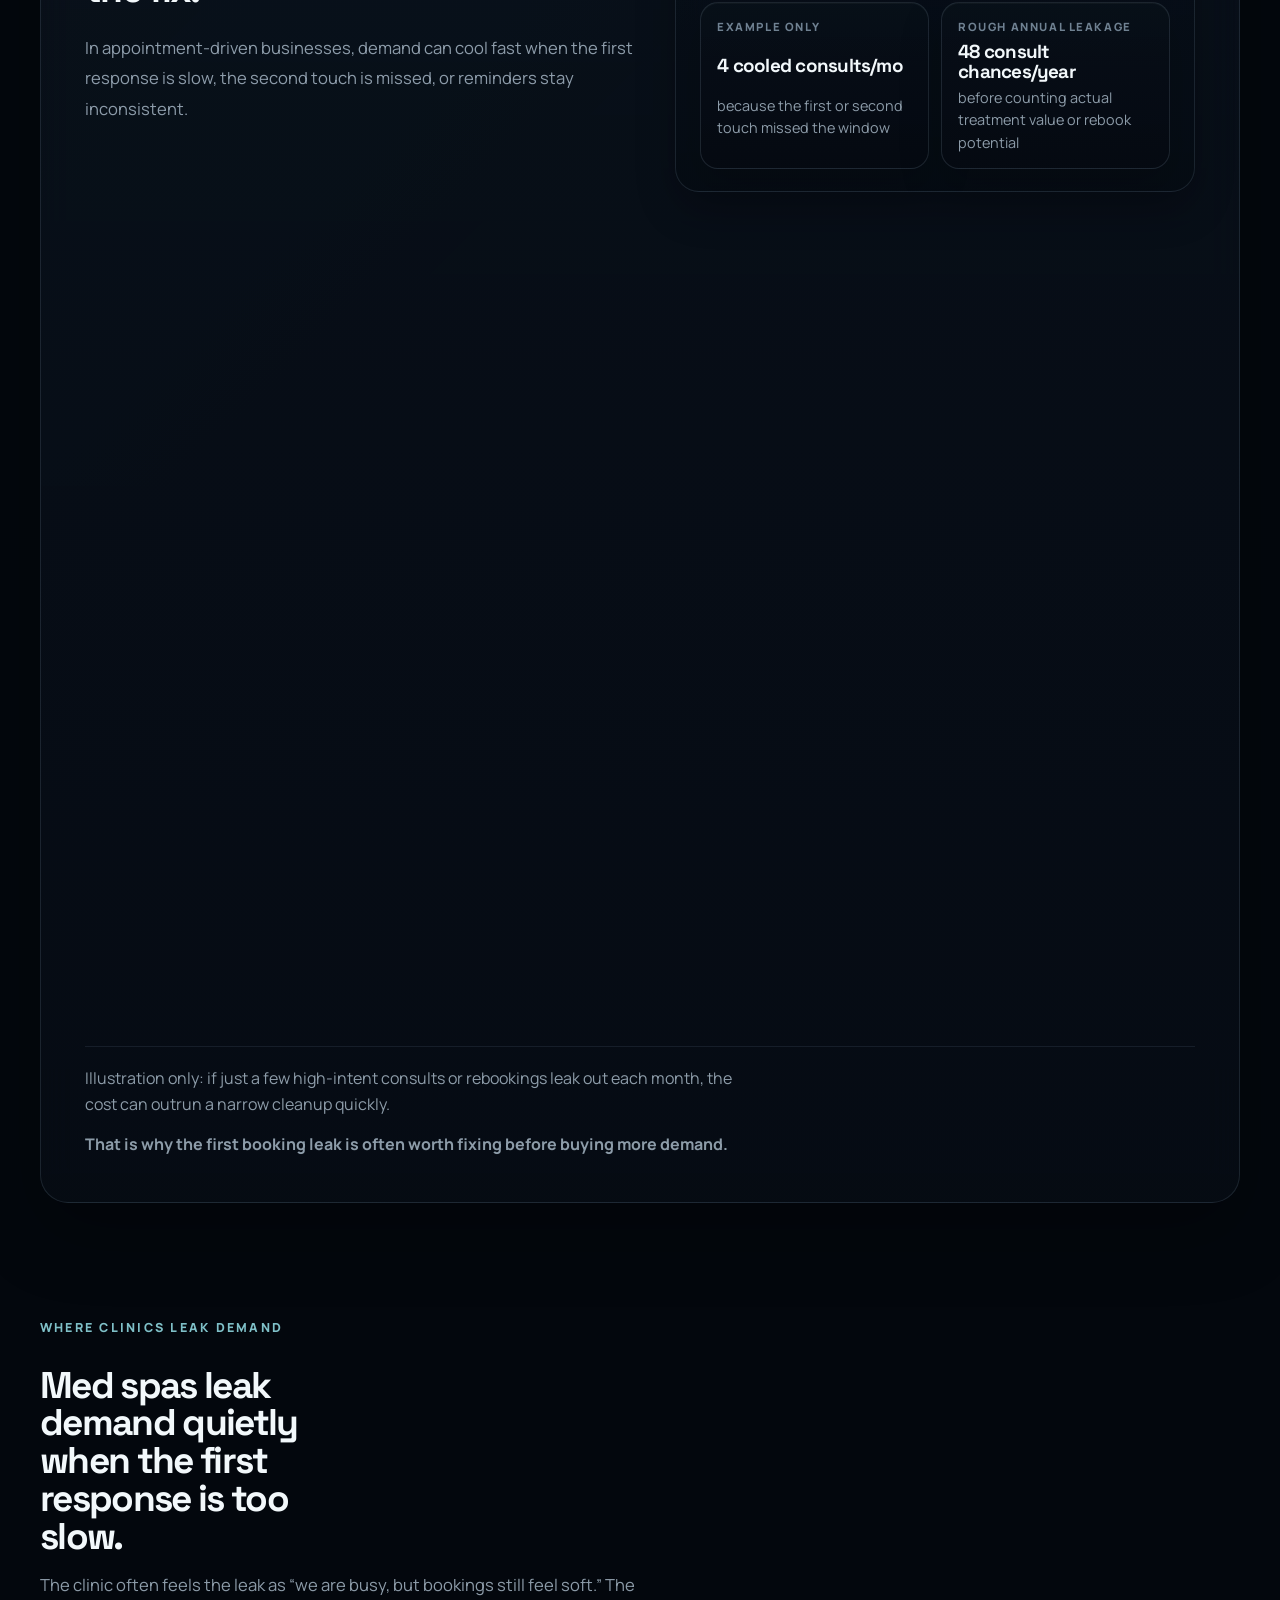
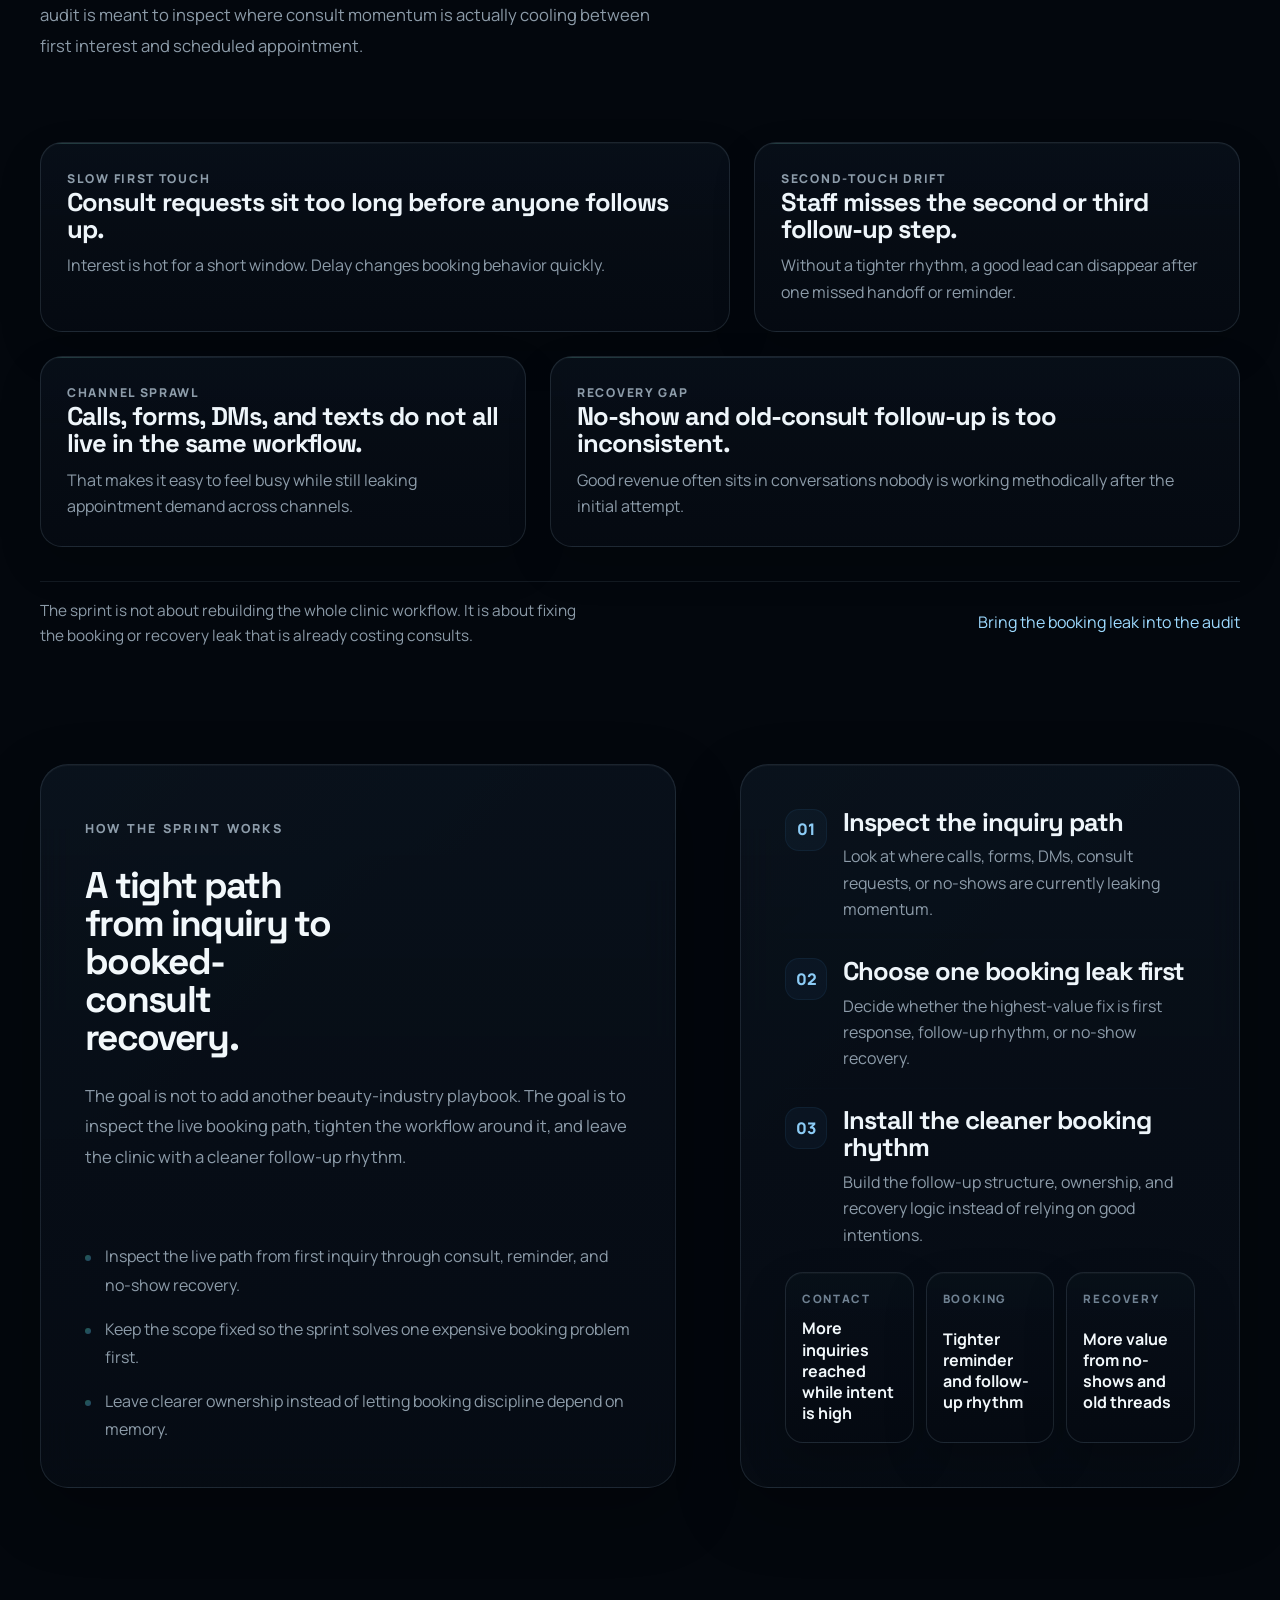
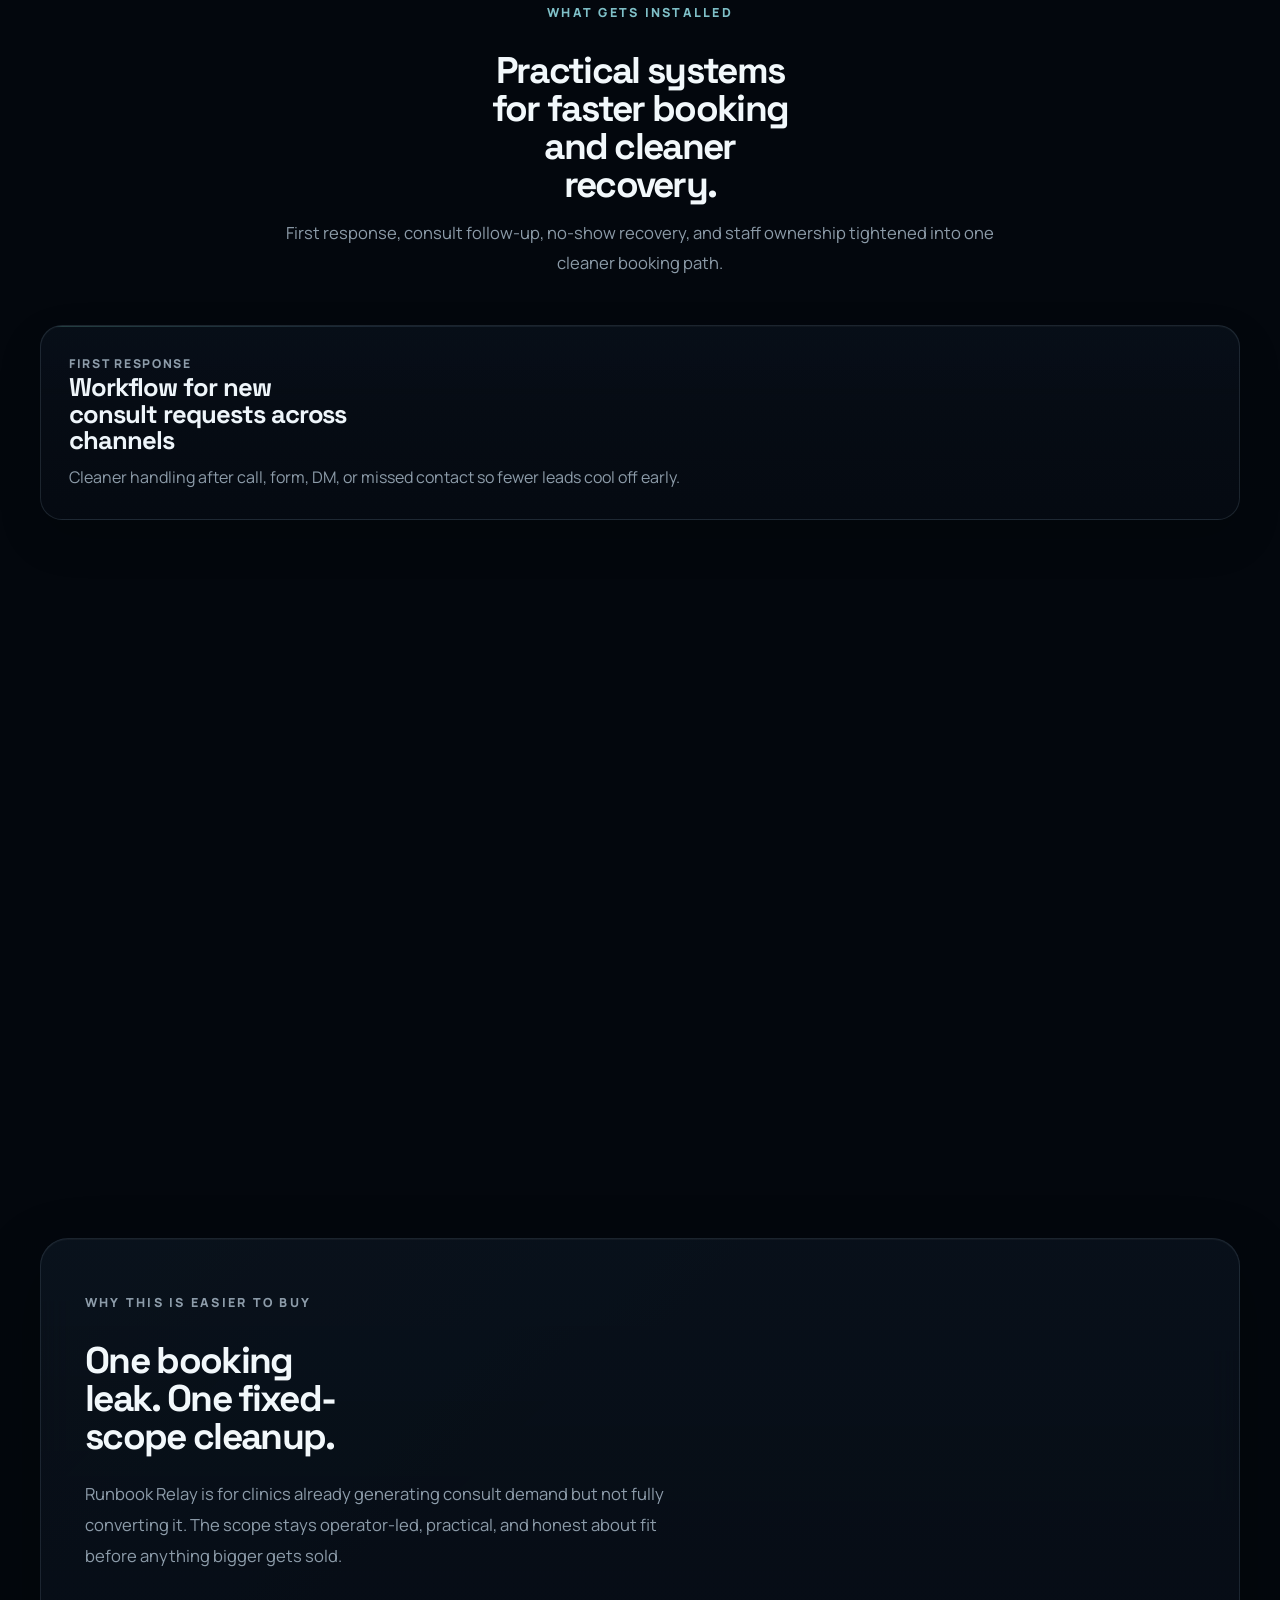
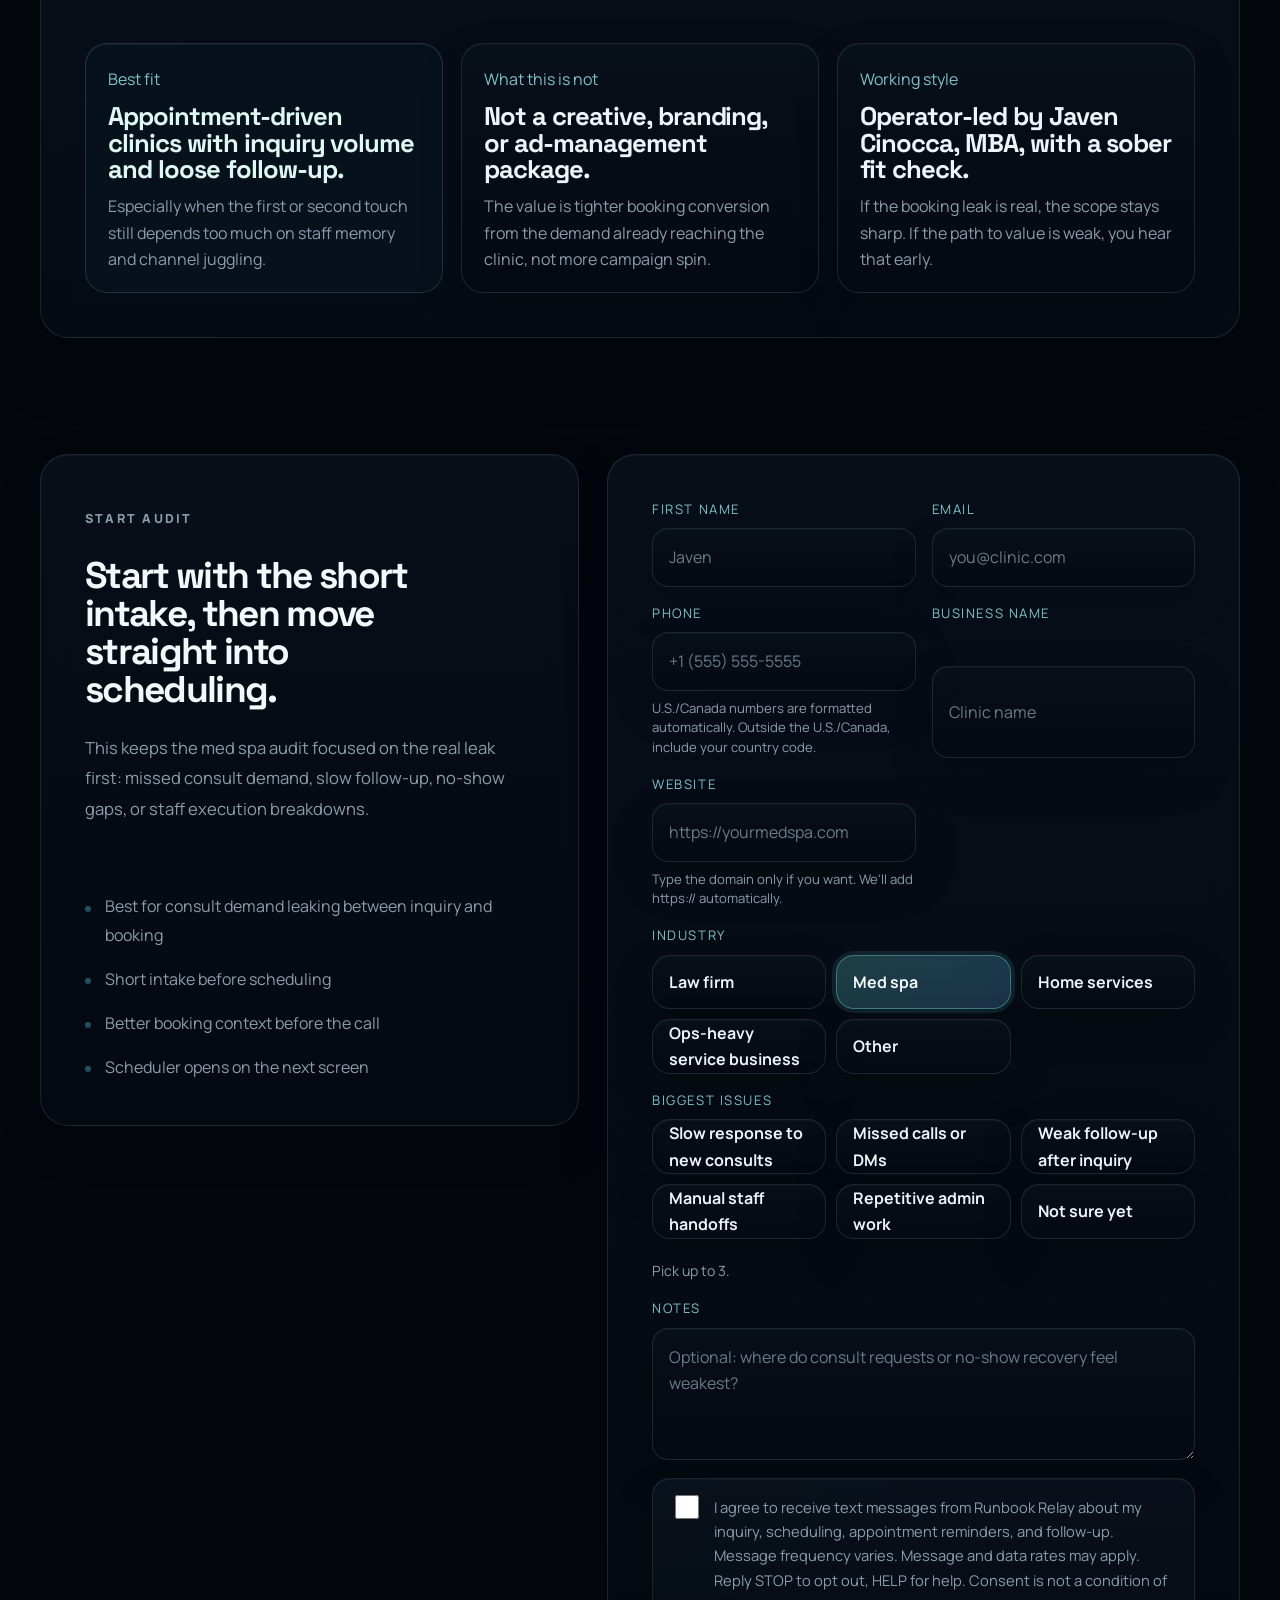
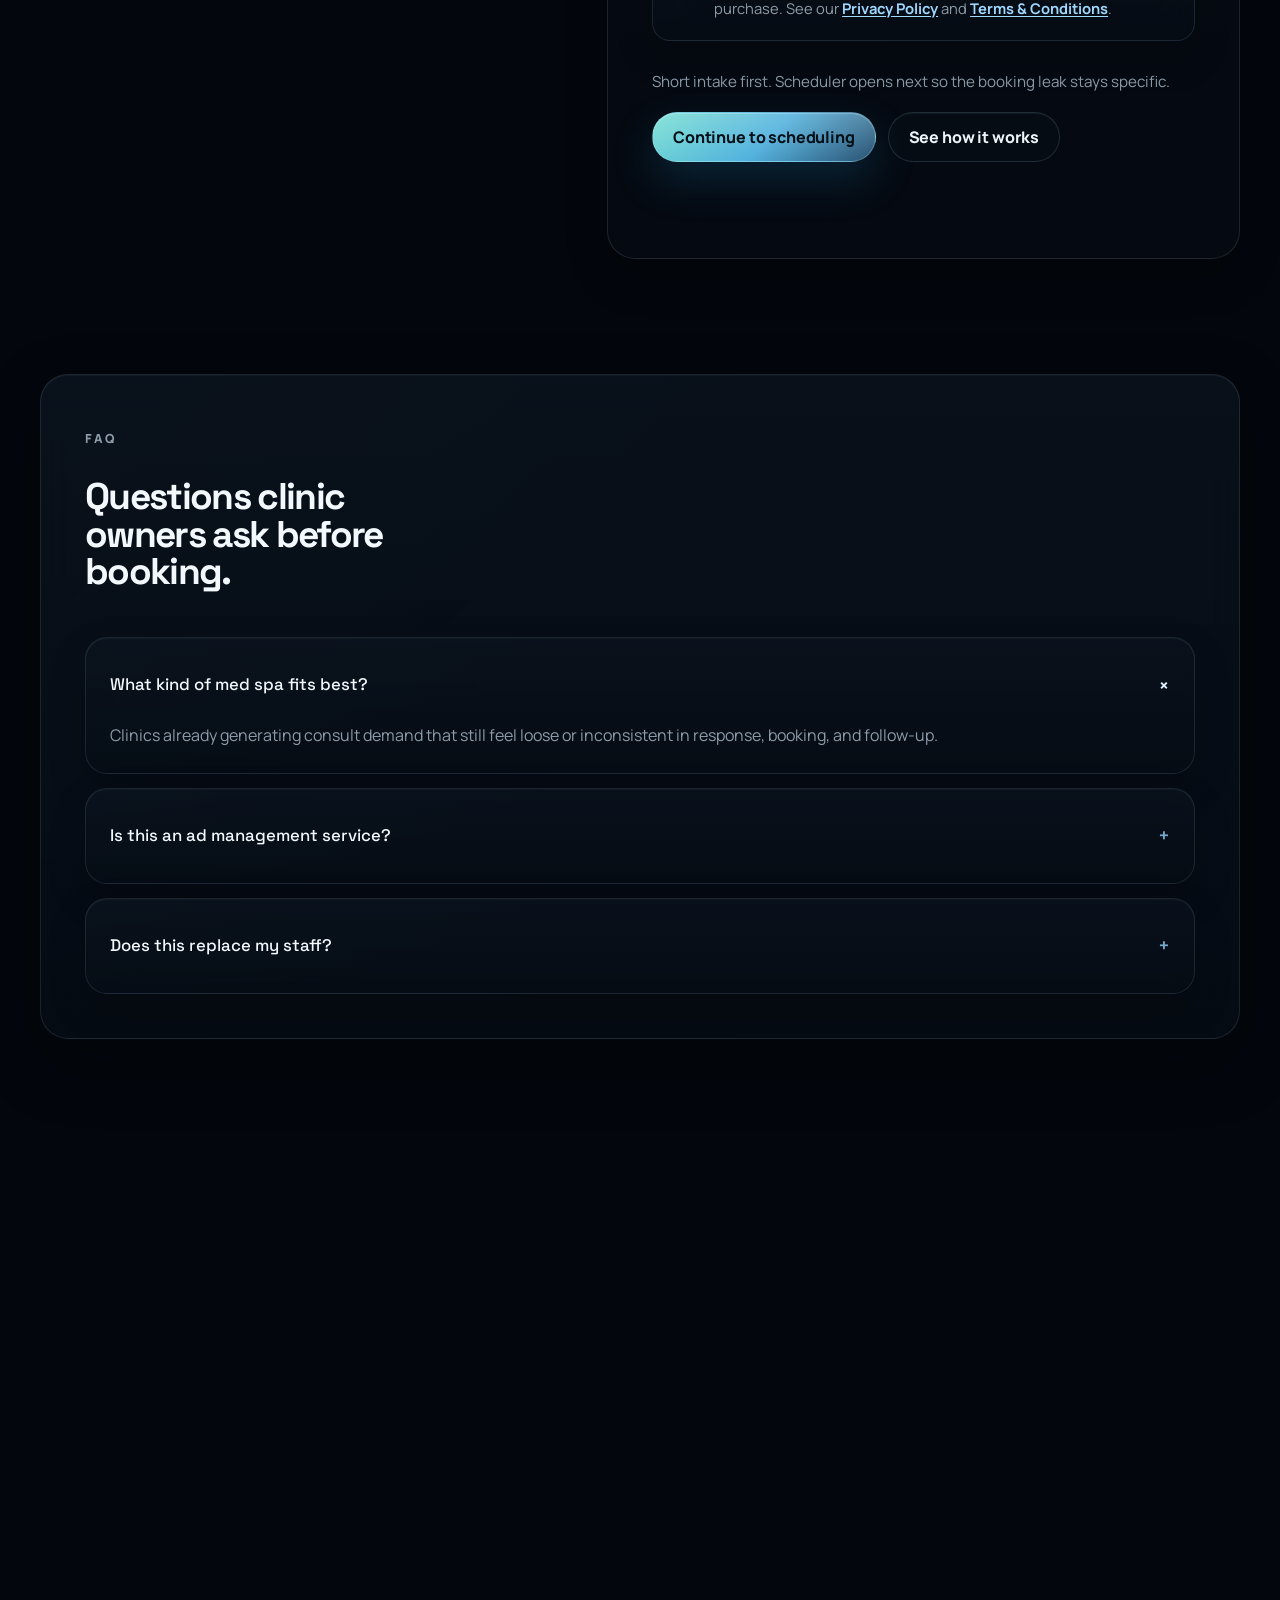
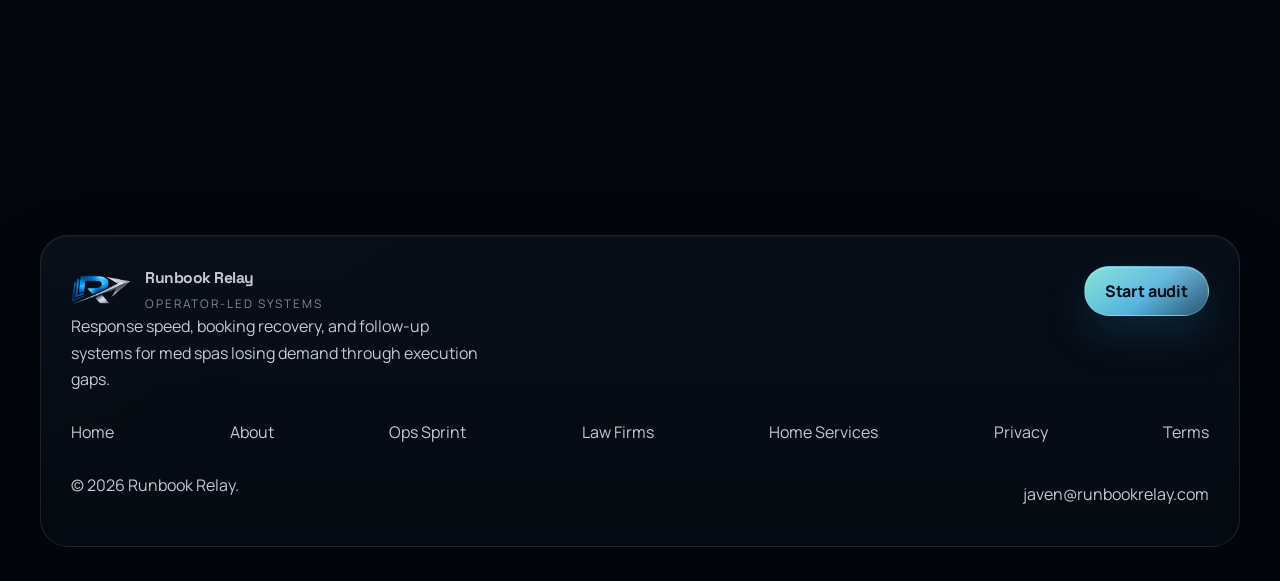
<file: med-spa/index.html>
<!doctype html>
<html lang="en">
  <head>
    <meta charset="UTF-8" />
    <meta name="viewport" content="width=device-width, initial-scale=1.0" />
    <title>Runbook Relay for Med Spas | Turn Missed Leads Into Booked Appointments</title>
    <meta
      name="description"
      content="Runbook Relay helps med spas turn missed leads into booked appointments by improving response speed, follow-up, and no-show recovery workflows."
    />
    <meta name="theme-color" content="#071019" />
    <meta property="og:title" content="Runbook Relay for Med Spas | Turn Missed Leads Into Booked Appointments" />
    <meta
      property="og:description"
      content="Speed, follow-up, and booking recovery systems for med spas losing demand because lead response is too slow."
    />
    <meta property="og:type" content="website" />
    <meta property="og:url" content="https://runbookrelay.com/med-spa/" />
    <meta name="twitter:card" content="summary_large_image" />
    <meta name="twitter:title" content="Runbook Relay for Med Spas | Turn Missed Leads Into Booked Appointments" />
    <meta
      name="twitter:description"
      content="Operator-led lead follow-up and booking recovery systems for med spas."
    />
    <link rel="icon" type="image/png" sizes="16x16" href="/favicon-16x16.png?v=20260411b" />
    <link rel="icon" type="image/png" sizes="32x32" href="/favicon-32x32.png?v=20260411b" />
    <link rel="shortcut icon" href="/favicon-32x32.png?v=20260411b" />
    <link rel="apple-touch-icon" sizes="180x180" href="/apple-touch-icon.png?v=20260411b" />
    <link
      rel="preload"
      href="../assets/fonts/manrope-latin.woff2?v=20260409i"
      as="font"
      type="font/woff2"
      crossorigin
    />
    <link
      rel="preload"
      href="../assets/fonts/space-grotesk-latin.woff2?v=20260409i"
      as="font"
      type="font/woff2"
      crossorigin
    />
    <link
      rel="preload"
      href="../assets/runbook-relay-brand-mark.webp?v=20260411b"
      as="image"
      type="image/webp"
      fetchpriority="high"
    />
    <link rel="canonical" href="https://runbookrelay.com/med-spa/" />
    <link rel="stylesheet" href="../assets/styles.css?v=20260411v" />
    <script>
      window.RUNBOOK_RELAY_CONFIG = {
        siteUrl: "https://runbookrelay.com",
        businessName: "Runbook Relay",
        calendlyUrl: "https://calendly.com/javencin/20minopsaudit",
        thankYouPath: "/thank-you/",
        leadStorageKey: "rr_audit_lead",
        leadCaptureWebhook: "https://hooks.zapier.com/hooks/catch/27178698/u7gpaa4/",
        analytics: {
          ga4MeasurementId: "G-ZFQPBPZYZ7",
          posthogApiKey: "phc_rrYJ2yyNMwe4WhzRrTYmtsVxXaX8k3vsYy4yq6fLLn9N",
          posthogApiHost: "https://us.i.posthog.com",
          clarityProjectId: "w8wxphs466",
          debug: false
        }
      };
    </script>
    <script src="../assets/analytics.js?v=20260409i" defer></script>
    <script src="../assets/app.js?v=20260411i" defer></script>
  </head>
  <body class="route-med-spa">
    <header class="site-header" data-site-header>
      <div class="shell site-header-inner">
        <a class="brand" href="../" aria-label="Runbook Relay home">
          <span class="brand-mark" aria-hidden="true"></span>
          <span class="brand-copy">
            <strong>Runbook Relay</strong>
            <span>Operator-led systems</span>
          </span>
        </a>
        <div class="nav-shell">
          <nav class="site-nav" aria-label="Primary" data-nav-menu>
            <div class="nav-links">
              <a href="../" data-route="/">Home</a>
              <a href="../about/" data-route="/about">About</a>
              <a href="../ops/" data-route="/ops">Ops Sprint</a>
              <a href="../law-firms/" data-route="/law-firms">Law Firms</a>
              <a href="../med-spa/" data-route="/med-spa">Med Spa</a>
              <a href="../home-services/" data-route="/home-services">Home Services</a>
              <a href="#faq">FAQ</a>
            </div>
          </nav>
          <div class="header-actions">
              <a class="button button-small button-primary" href="#audit-form" data-track="cta" data-track-label="med_spa_nav_book_audit">Start Audit</a>
            </div>
          <button class="nav-toggle" type="button" aria-expanded="false" aria-label="Toggle navigation" data-nav-toggle>
            <span></span>
          </button>
        </div>
      </div>
    </header>

    <main>
      <section class="page-hero">
        <div class="shell page-hero-grid">
          <div class="page-hero-copy" data-reveal>
            <p class="eyebrow">Med spa</p>
            <h1 class="page-hero-title">Turn missed leads into booked appointments.</h1>
            <p class="page-hero-lead">
              If consult requests, forms, DMs, and calls are not answered fast enough,
              the clinic does not have a demand problem first. It has a response and follow-up problem.
            </p>
            <p class="subroute-note">
              Operator-led by Javen Cinocca, MBA, Runbook Relay helps med spas tighten first response, booking recovery,
              no-show follow-up, and staff execution so more interest turns into scheduled consults.
            </p>
            <div class="hero-actions">
              <a class="button button-primary" href="#audit-form" data-track="cta" data-track-label="med_spa_hero_book_audit">Start the $1,000 audit</a>
              <a class="button button-secondary" href="#process">How the sprint works</a>
            </div>
            <div class="trust-line">
              <span class="trust-chip">Lead speed</span>
              <span class="trust-chip">Booking recovery</span>
              <span class="trust-chip">No-show follow-up</span>
            </div>
            <div class="hero-value-strip hero-value-strip-2">
              <article class="hero-value">
                <span>Primary leak</span>
                <strong>Demand cools before staff follows up</strong>
                <p>Calls, forms, and DMs lose energy fast when the first or second touch misses the window.</p>
              </article>
              <article class="hero-value">
                <span>Install focus</span>
                <strong>Contact, book, recover</strong>
                <p>Tighter first response, clearer ownership, and cleaner no-show or reactivation follow-up.</p>
              </article>
            </div>
          </div>

          <aside class="page-hero-visual" data-reveal>
            <div class="systems-board">
              <div class="systems-top">
                <span class="visual-label">Booking leakage view</span>
                <span class="systems-status">Consult demand active</span>
              </div>
              <div class="systems-summary">
                <span class="systems-caption">Where clinics leak bookings</span>
                <h2>Demand feels expensive when the booking rhythm breaks between interest and consult.</h2>
                <p>
                  The fastest wins usually come from answering interest sooner, keeping the second touch tight,
                  and recovering lost appointments with a workflow instead of memory.
                </p>
              </div>
              <div class="systems-rail">
                <article class="systems-rail-item">
                  <span class="rail-index">01</span>
                  <div>
                    <strong>Speed up first response</strong>
                    <p>Reduce the lag after forms, DMs, consult requests, or missed calls.</p>
                  </div>
                </article>
                <article class="systems-rail-item">
                  <span class="rail-index">02</span>
                  <div>
                    <strong>Keep booking momentum alive</strong>
                    <p>Make sure good demand does not fall out after one missed follow-up step.</p>
                  </div>
                </article>
                <article class="systems-rail-item">
                  <span class="rail-index">03</span>
                  <div>
                    <strong>Recover missed revenue</strong>
                    <p>Install cleaner no-show and reactivation logic so old interest gets worked methodically.</p>
                  </div>
                </article>
              </div>
              <div class="systems-footer">
                <article class="systems-kpi">
                  <span>Best fit</span>
                  <strong>Appointment-driven clinics with inquiry volume</strong>
                </article>
                <article class="systems-kpi">
                  <span>Bias</span>
                  <strong>Booking recovery over more ad spend</strong>
                </article>
              </div>
            </div>
          </aside>
        </div>
      </section>

      <section class="section">
        <div class="shell">
          <div class="surface proof-band route-proof-band" data-reveal>
            <div class="proof-band-top">
              <div class="section-header compact route-proof-header">
                <p class="eyebrow">Why booking leaks get expensive</p>
                <h2 class="section-title">You usually do not have to lose many consults before the leak outruns the fix.</h2>
                <p class="section-copy">
                  In appointment-driven businesses, demand can cool fast when the first response is slow, the second touch
                  is missed, or reminders stay inconsistent.
                </p>
              </div>
              <aside class="proof-sidecar" aria-label="Med spa cost framing">
                <span class="proof-sidecar-label">Illustrative leakage</span>
                <h3 class="proof-sidecar-title">A few cooled consults a month can be enough to justify the cleanup.</h3>
                <p class="proof-sidecar-copy">
                  When consult demand already exists, the expensive part is often the loose follow-up between first interest,
                  scheduled appointment, and no-show recovery.
                </p>
                <div class="proof-sidecar-metrics">
                  <article class="proof-sidecar-metric">
                    <span>Example only</span>
                    <strong>4 cooled consults/mo</strong>
                    <p>because the first or second touch missed the window</p>
                  </article>
                  <article class="proof-sidecar-metric">
                    <span>Rough annual leakage</span>
                    <strong>48 consult chances/year</strong>
                    <p>before counting actual treatment value or rebook potential</p>
                  </article>
                </div>
              </aside>
            </div>
            <div class="proof-grid route-proof-grid">
              <article class="proof-card route-proof-card">
                <span class="proof-label">Unanswered calls</span>
                <div class="proof-stat-lockup">
                  <strong class="proof-stat">78%</strong>
                  <p class="proof-emphasis">have abandoned after an unanswered call</p>
                </div>
                <p class="proof-copy">CallRail reports many buyers walk away after the first missed call instead of waiting around.</p>
                <a class="proof-source" href="https://www.callrail.com/blog/missed-calls-cost-businesses-more-than-ever" target="_blank" rel="noreferrer">Source: CallRail missed-call data</a>
              </article>
              <article class="proof-card route-proof-card">
                <span class="proof-label">Immediate switch</span>
                <div class="proof-stat-lockup">
                  <strong class="proof-stat">21%</strong>
                  <p class="proof-emphasis">call another business right away</p>
                </div>
                <p class="proof-copy">CallRail found some buyers do not just cool off. They move directly to a competitor.</p>
                <a class="proof-source" href="https://www.callrail.com/blog/missed-calls-cost-businesses-more-than-ever" target="_blank" rel="noreferrer">Source: CallRail missed-call data</a>
              </article>
              <article class="proof-card route-proof-card">
                <span class="proof-label">Reminder effect</span>
                <div class="proof-stat-lockup">
                  <strong class="proof-stat">23.1% -> 17.3%</strong>
                  <p class="proof-emphasis">no-show rates fell with automated reminders</p>
                </div>
                <p class="proof-copy">A randomized trial found reminder workflows reduced no-shows relative to no-reminder baselines.</p>
                <a class="proof-source" href="https://pubmed.ncbi.nlm.nih.gov/20569761/" target="_blank" rel="noreferrer">Source: Mayo Clinic Proceedings / PubMed</a>
              </article>
              <article class="proof-card route-proof-card">
                <span class="proof-label">Response speed</span>
                <div class="proof-stat-lockup">
                  <strong class="proof-stat">8x</strong>
                  <p class="proof-emphasis">conversion drop after 5 minutes</p>
                </div>
                <p class="proof-copy">InsideSales found conversion rates can fall sharply when the first response slows down.</p>
                <a class="proof-source" href="https://www.insidesales.com/response-time-matters/" target="_blank" rel="noreferrer">Source: InsideSales response-time data</a>
              </article>
            </div>
            <div class="proof-caption-wrap">
              <p class="proof-caption">Illustration only: if just a few high-intent consults or rebookings leak out each month, the cost can outrun a narrow cleanup quickly.</p>
              <p class="proof-caption proof-caption-strong">That is why the first booking leak is often worth fixing before buying more demand.</p>
            </div>
          </div>
        </div>
      </section>

      <section class="section anchor-offset" id="what-we-fix">
        <div class="shell">
          <div class="route-diagnosis-band" data-reveal>
            <div class="section-header compact route-diagnosis-intro">
              <p class="eyebrow">Where clinics leak demand</p>
              <h2 class="section-title">Med spas leak demand quietly when the first response is too slow.</h2>
              <p class="section-copy">
                The clinic often feels the leak as “we are busy, but bookings still feel soft.” The audit is meant to inspect
                where consult momentum is actually cooling between first interest and scheduled appointment.
              </p>
            </div>
            <div class="route-diagnosis-grid">
              <article class="problem-card route-diagnosis-card is-featured">
                <span class="card-kicker">Slow first touch</span>
                <h3 class="card-title">Consult requests sit too long before anyone follows up.</h3>
                <p>Interest is hot for a short window. Delay changes booking behavior quickly.</p>
              </article>
              <article class="problem-card route-diagnosis-card">
                <span class="card-kicker">Second-touch drift</span>
                <h3 class="card-title">Staff misses the second or third follow-up step.</h3>
                <p>Without a tighter rhythm, a good lead can disappear after one missed handoff or reminder.</p>
              </article>
              <article class="problem-card route-diagnosis-card">
                <span class="card-kicker">Channel sprawl</span>
                <h3 class="card-title">Calls, forms, DMs, and texts do not all live in the same workflow.</h3>
                <p>That makes it easy to feel busy while still leaking appointment demand across channels.</p>
              </article>
              <article class="problem-card route-diagnosis-card">
                <span class="card-kicker">Recovery gap</span>
                <h3 class="card-title">No-show and old-consult follow-up is too inconsistent.</h3>
                <p>Good revenue often sits in conversations nobody is working methodically after the initial attempt.</p>
              </article>
            </div>
            <div class="route-diagnosis-footer">
              <p class="micro-copy">The sprint is not about rebuilding the whole clinic workflow. It is about fixing the booking or recovery leak that is already costing consults.</p>
              <a class="route-link route-inline-link" href="#audit-form">Bring the booking leak into the audit</a>
            </div>
          </div>
        </div>
      </section>

      <section class="section anchor-offset" id="process">
        <div class="shell">
          <div class="route-journey-band split-highlight">
            <article class="surface-alt surface-stack route-journey-copy" data-reveal>
              <div class="section-header compact">
                <p class="eyebrow">How the sprint works</p>
                <h2 class="section-title">A tight path from inquiry to booked-consult recovery.</h2>
                <p class="section-copy">
                  The goal is not to add another beauty-industry playbook. The goal is to inspect the live booking path,
                  tighten the workflow around it, and leave the clinic with a cleaner follow-up rhythm.
                </p>
              </div>
              <ul class="list">
                <li>Inspect the live path from first inquiry through consult, reminder, and no-show recovery.</li>
                <li>Keep the scope fixed so the sprint solves one expensive booking problem first.</li>
                <li>Leave clearer ownership instead of letting booking discipline depend on memory.</li>
              </ul>
            </article>
            <article class="surface route-journey-panel" data-reveal>
              <div class="route-step-list">
                <article class="route-step">
                  <span class="step-index">01</span>
                  <div>
                    <h3 class="card-title">Inspect the inquiry path</h3>
                    <p>Look at where calls, forms, DMs, consult requests, or no-shows are currently leaking momentum.</p>
                  </div>
                </article>
                <article class="route-step">
                  <span class="step-index">02</span>
                  <div>
                    <h3 class="card-title">Choose one booking leak first</h3>
                    <p>Decide whether the highest-value fix is first response, follow-up rhythm, or no-show recovery.</p>
                  </div>
                </article>
                <article class="route-step">
                  <span class="step-index">03</span>
                  <div>
                    <h3 class="card-title">Install the cleaner booking rhythm</h3>
                    <p>Build the follow-up structure, ownership, and recovery logic instead of relying on good intentions.</p>
                  </div>
                </article>
              </div>
              <div class="route-result-strip">
                <article class="route-result-card">
                  <span>Contact</span>
                  <strong>More inquiries reached while intent is high</strong>
                </article>
                <article class="route-result-card">
                  <span>Booking</span>
                  <strong>Tighter reminder and follow-up rhythm</strong>
                </article>
                <article class="route-result-card">
                  <span>Recovery</span>
                  <strong>More value from no-shows and old threads</strong>
                </article>
              </div>
            </article>
          </div>
        </div>
      </section>

      <section class="section anchor-offset" id="what-gets-installed">
        <div class="shell">
          <div class="section-header centered route-deliverables-header" data-reveal>
            <p class="eyebrow">What gets installed</p>
            <h2 class="section-title">Practical systems for faster booking and cleaner recovery.</h2>
            <p class="section-copy">First response, consult follow-up, no-show recovery, and staff ownership tightened into one cleaner booking path.</p>
          </div>
          <div class="deliverables-grid route-deliverables-grid" data-reveal>
            <article class="deliverable-card route-deliverable-card">
              <span class="card-kicker">First response</span>
              <h3 class="card-title">Workflow for new consult requests across channels</h3>
              <p>Cleaner handling after call, form, DM, or missed contact so fewer leads cool off early.</p>
            </article>
            <article class="deliverable-card route-deliverable-card">
              <span class="card-kicker">Booking cadence</span>
              <h3 class="card-title">Follow-up rhythm from interest to scheduled appointment</h3>
              <p>A tighter second-touch and reminder sequence so more high-intent inquiries actually book.</p>
            </article>
            <article class="deliverable-card route-deliverable-card">
              <span class="card-kicker">Recovery</span>
              <h3 class="card-title">No-show and reactivation logic</h3>
              <p>Cleaner workflow for recovering lost appointments and older consult interest instead of letting it decay.</p>
            </article>
            <article class="deliverable-card route-deliverable-card">
              <span class="card-kicker">Ownership</span>
              <h3 class="card-title">Clearer staff handoff and channel accountability</h3>
              <p>Less ambiguity between coordinator, front desk, and booking owner about who acts next.</p>
            </article>
          </div>
        </div>
      </section>

      <section class="section">
        <div class="shell">
          <div class="surface-alt route-fit-band anchor-offset" data-reveal id="decision-point">
            <div class="section-header compact route-fit-intro">
              <p class="eyebrow">Why this is easier to buy</p>
              <h2 class="section-title">One booking leak. One fixed-scope cleanup.</h2>
              <p class="section-copy">
                Runbook Relay is for clinics already generating consult demand but not fully converting it. The scope stays
                operator-led, practical, and honest about fit before anything bigger gets sold.
              </p>
            </div>
            <div class="route-fit-grid">
              <article class="route-fit-card is-toned">
                <span class="card-kicker">Best fit</span>
                <h3 class="card-title">Appointment-driven clinics with inquiry volume and loose follow-up.</h3>
                <p>Especially when the first or second touch still depends too much on staff memory and channel juggling.</p>
              </article>
              <article class="route-fit-card">
                <span class="card-kicker">What this is not</span>
                <h3 class="card-title">Not a creative, branding, or ad-management package.</h3>
                <p>The value is tighter booking conversion from the demand already reaching the clinic, not more campaign spin.</p>
              </article>
              <article class="route-fit-card">
                <span class="card-kicker">Working style</span>
                <h3 class="card-title">Operator-led by Javen Cinocca, MBA, with a sober fit check.</h3>
                <p>If the booking leak is real, the scope stays sharp. If the path to value is weak, you hear that early.</p>
              </article>
            </div>
          </div>
        </div>
      </section>

      <section class="section anchor-offset" id="audit-form">
        <div class="shell audit-grid">
          <article class="surface-alt surface-stack form-panel" data-reveal>
            <div class="section-header compact">
              <p class="eyebrow">Start audit</p>
              <h2 class="section-title">Start with the short intake, then move straight into scheduling.</h2>
              <p class="section-copy">
                This keeps the med spa audit focused on the real leak first: missed consult demand,
                slow follow-up, no-show gaps, or staff execution breakdowns.
              </p>
            </div>
            <ul class="list">
              <li>Best for consult demand leaking between inquiry and booking</li>
              <li>Short intake before scheduling</li>
              <li>Better booking context before the call</li>
              <li>Scheduler opens on the next screen</li>
            </ul>
          </article>

          <article class="surface form-panel" data-reveal>
            <form class="audit-form" data-audit-form data-default-industry="med_spa" data-page-label="/med-spa" novalidate>
              <div class="form-grid">
                <label class="field">
                  <span class="field-label">First name</span>
                  <input type="text" name="first_name" placeholder="Javen" required />
                </label>
                <label class="field">
                  <span class="field-label">Email</span>
                  <input type="email" name="email" placeholder="you@clinic.com" required />
                </label>
                <label class="field">
                  <span class="field-label">Phone</span>
                  <input type="tel" name="phone" placeholder="+1 (555) 555-5555" inputmode="tel" autocomplete="tel" required />
                  <span class="field-help">U.S./Canada numbers are formatted automatically. Outside the U.S./Canada, include your country code.</span>
                </label>
                <label class="field">
                  <span class="field-label">Business name</span>
                  <input type="text" name="business_name" placeholder="Clinic name" required />
                </label>
                <label class="field">
                  <span class="field-label">Website</span>
                  <input
                    type="text"
                    name="website"
                    inputmode="url"
                    autocomplete="url"
                    autocapitalize="none"
                    spellcheck="false"
                    placeholder="https://yourmedspa.com"
                    required
                  />
                  <span class="field-help">Type the domain only if you want. We'll add https:// automatically.</span>
                </label>
                <div class="field field-full choice-field">
                  <span class="field-label">Industry</span>
                  <div class="choice-group" data-choice-group data-choice-name="industry">
                    <input type="hidden" name="industry" required data-choice-input />
                    <div class="choice-options">
                      <button class="choice-button" type="button" data-choice-value="law_firm">Law firm</button>
                      <button class="choice-button" type="button" data-choice-value="med_spa">Med spa</button>
                      <button class="choice-button" type="button" data-choice-value="home_services">Home services</button>
                      <button class="choice-button" type="button" data-choice-value="ops_heavy_services">Ops-heavy service business</button>
                      <button class="choice-button" type="button" data-choice-value="other">Other</button>
                    </div>
                  </div>
                </div>
                <div class="field field-full choice-field">
                  <span class="field-label">Biggest issues</span>
                  <div class="choice-group" data-choice-group data-choice-name="biggest_issue" data-choice-max="3">
                    <input type="hidden" name="biggest_issue" required data-choice-input />
                    <div class="choice-options">
                      <button class="choice-button" type="button" data-choice-value="slow_response">Slow response to new consults</button>
                      <button class="choice-button" type="button" data-choice-value="missed_calls">Missed calls or DMs</button>
                      <button class="choice-button" type="button" data-choice-value="weak_follow_up">Weak follow-up after inquiry</button>
                      <button class="choice-button" type="button" data-choice-value="manual_handoffs">Manual staff handoffs</button>
                      <button class="choice-button" type="button" data-choice-value="repetitive_admin">Repetitive admin work</button>
                      <button class="choice-button" type="button" data-choice-value="not_sure">Not sure yet</button>
                    </div>
                    <p class="choice-note" data-choice-status>Pick up to 3.</p>
                  </div>
                </div>
                <label class="field field-full">
                  <span class="field-label">Notes</span>
                  <textarea name="notes" placeholder="Optional: where do consult requests or no-show recovery feel weakest?"></textarea>
                </label>
              </div>

              <input type="hidden" name="source_page" />
              <input type="hidden" name="source_path" />
              <input type="hidden" name="source_url" />
              <input type="hidden" name="utm_source" />
              <input type="hidden" name="utm_medium" />
              <input type="hidden" name="utm_campaign" />
              <input type="hidden" name="submitted_at" />

              <label class="sms-consent">
                <input type="checkbox" name="sms_consent" value="agreed" required />
                <span>
                  I agree to receive text messages from Runbook Relay about my inquiry, scheduling, appointment reminders, and follow-up. Message frequency varies. Message and data rates may apply. Reply STOP to opt out, HELP for help. Consent is not a condition of purchase. See our
                  <a href="../privacy/" target="_blank" rel="noopener noreferrer">Privacy Policy</a>
                  and
                  <a href="../terms/" target="_blank" rel="noopener noreferrer">Terms &amp; Conditions</a>.
                </span>
              </label>
              <p class="field-note">Short intake first. Scheduler opens next so the booking leak stays specific.</p>
              <div class="form-actions">
                <button class="button button-primary" type="submit">Continue to scheduling</button>
                <a class="button button-secondary" href="#process">See how it works</a>
              </div>
              <p class="form-status" data-form-status aria-live="polite"></p>
            </form>
          </article>
        </div>
      </section>

      <section class="section anchor-offset" id="faq">
        <div class="shell">
          <div class="surface" data-reveal>
            <div class="section-header compact">
              <p class="eyebrow">FAQ</p>
              <h2 class="section-title">Questions clinic owners ask before booking.</h2>
            </div>
            <div class="faq-list">
              <details open>
                <summary>What kind of med spa fits best?</summary>
                <p>Clinics already generating consult demand that still feel loose or inconsistent in response, booking, and follow-up.</p>
              </details>
              <details>
                <summary>Is this an ad management service?</summary>
                <p>No. The point is to convert more of the demand already reaching the business instead of leaking it through weak follow-up.</p>
              </details>
              <details>
                <summary>Does this replace my staff?</summary>
                <p>No. It gives staff a cleaner workflow to run so good leads do not depend on memory and improvisation.</p>
              </details>
            </div>
          </div>
        </div>
      </section>

      <section class="section">
        <div class="shell">
          <div class="cta-band" data-reveal>
            <p class="eyebrow">Next step</p>
            <h2 class="section-title">Start the booking audit if demand is already there but consults still cool off.</h2>
            <p class="section-copy">
              If your clinic is already getting consult interest, the highest-leverage fix is often faster response and stronger follow-up discipline.
            </p>
            <div class="cta-actions">
              <a class="button button-primary" href="#audit-form">Start the med spa intake</a>
              <a class="button button-secondary" href="#what-gets-installed">See what gets installed</a>
            </div>
            <p class="micro-copy">One booking leak first. No vague med-spa marketing package. No bloated implementation pitch.</p>
          </div>
        </div>
      </section>
    </main>

    <footer class="footer">
      <div class="shell footer-shell">
        <div class="footer-top">
          <div>
            <a class="brand" href="../" aria-label="Runbook Relay home">
              <span class="brand-mark" aria-hidden="true"></span>
              <span class="brand-copy">
                <strong>Runbook Relay</strong>
                <span>Operator-led systems</span>
              </span>
            </a>
            <p class="footer-copy">Response speed, booking recovery, and follow-up systems for med spas losing demand through execution gaps.</p>
          </div>
          <a class="button button-primary" href="#audit-form">Start audit</a>
        </div>
        <div class="footer-links">
          <a href="../">Home</a>
          <a href="../about/">About</a>
          <a href="../ops/">Ops Sprint</a>
          <a href="../law-firms/">Law Firms</a>
          <a href="../home-services/">Home Services</a>
          <a href="../privacy/">Privacy</a>
          <a href="../terms/">Terms</a>
        </div>
        <div class="footer-bottom">
          <span class="footer-copy">&copy; <span id="footer-year"></span> Runbook Relay.</span>
          <a href="mailto:javen@runbookrelay.com">javen@runbookrelay.com</a>
        </div>
      </div>
    </footer>
  </body>
</html>
</file>
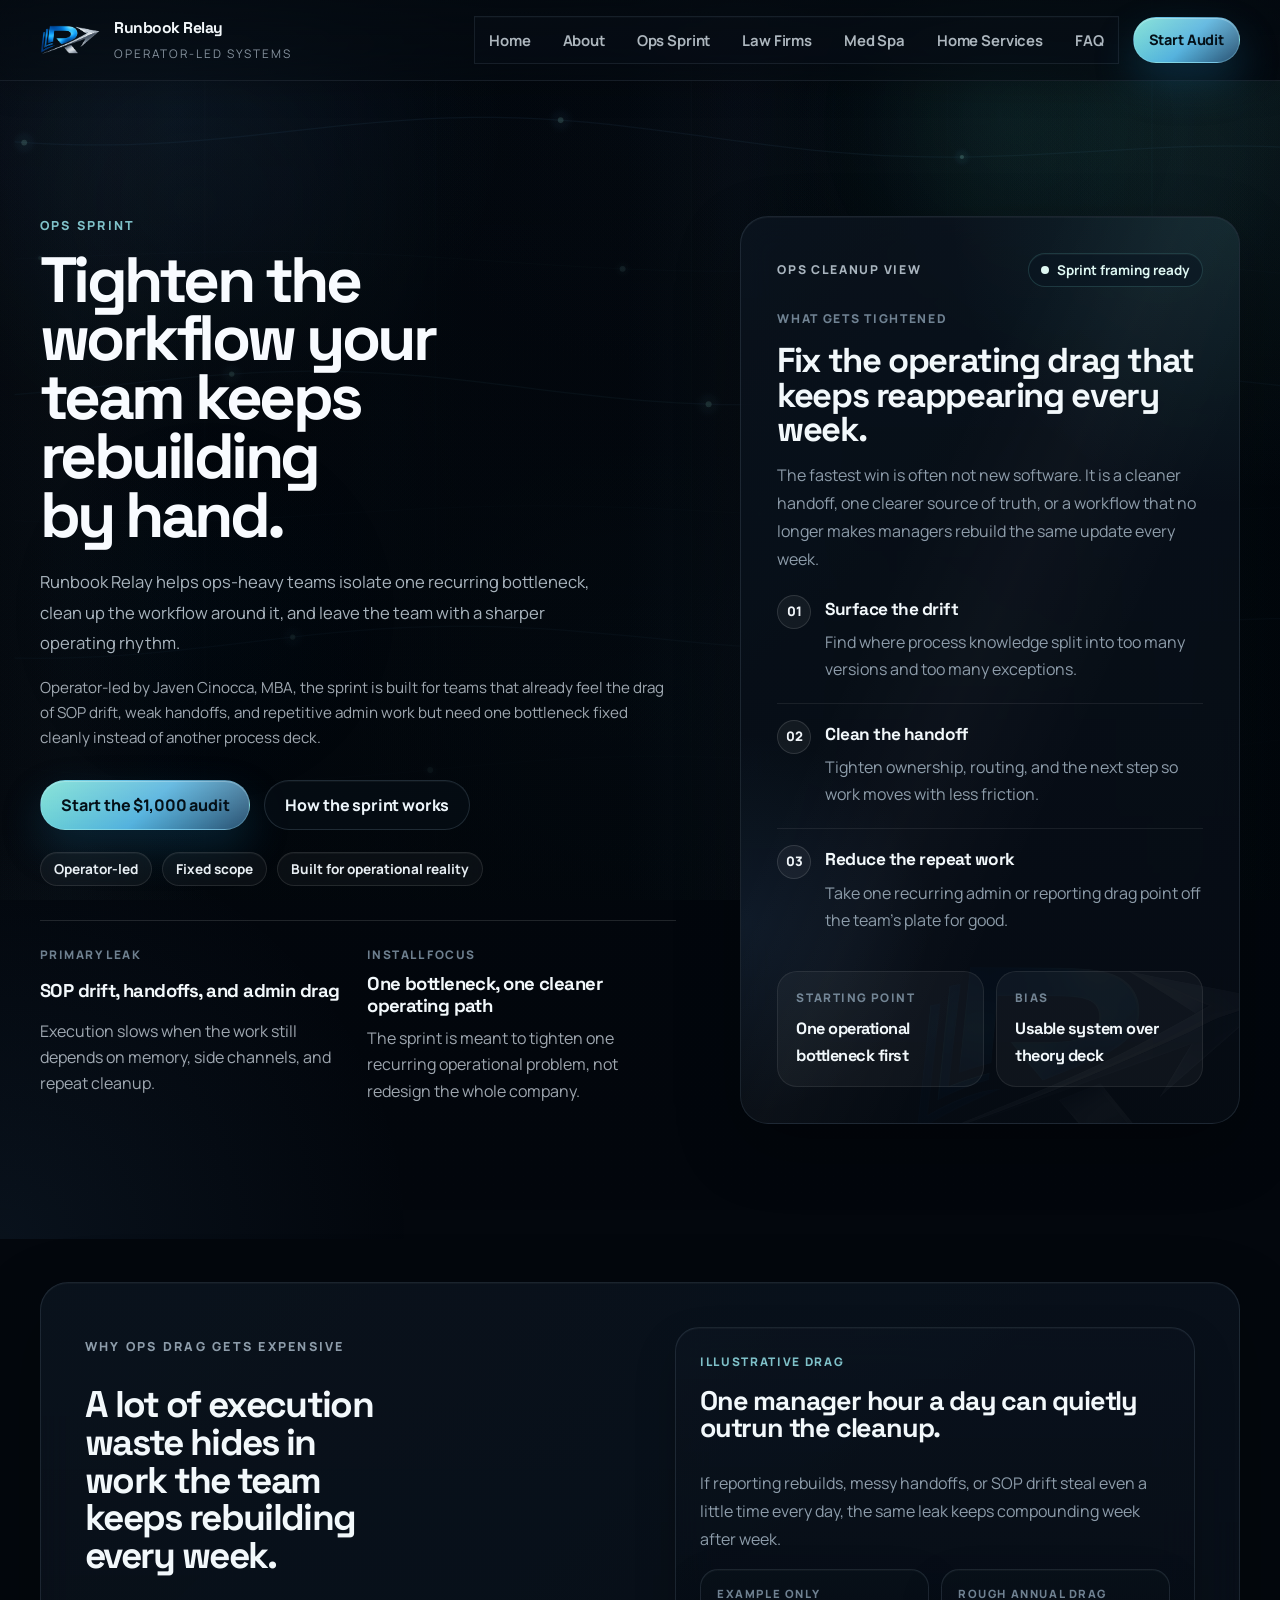
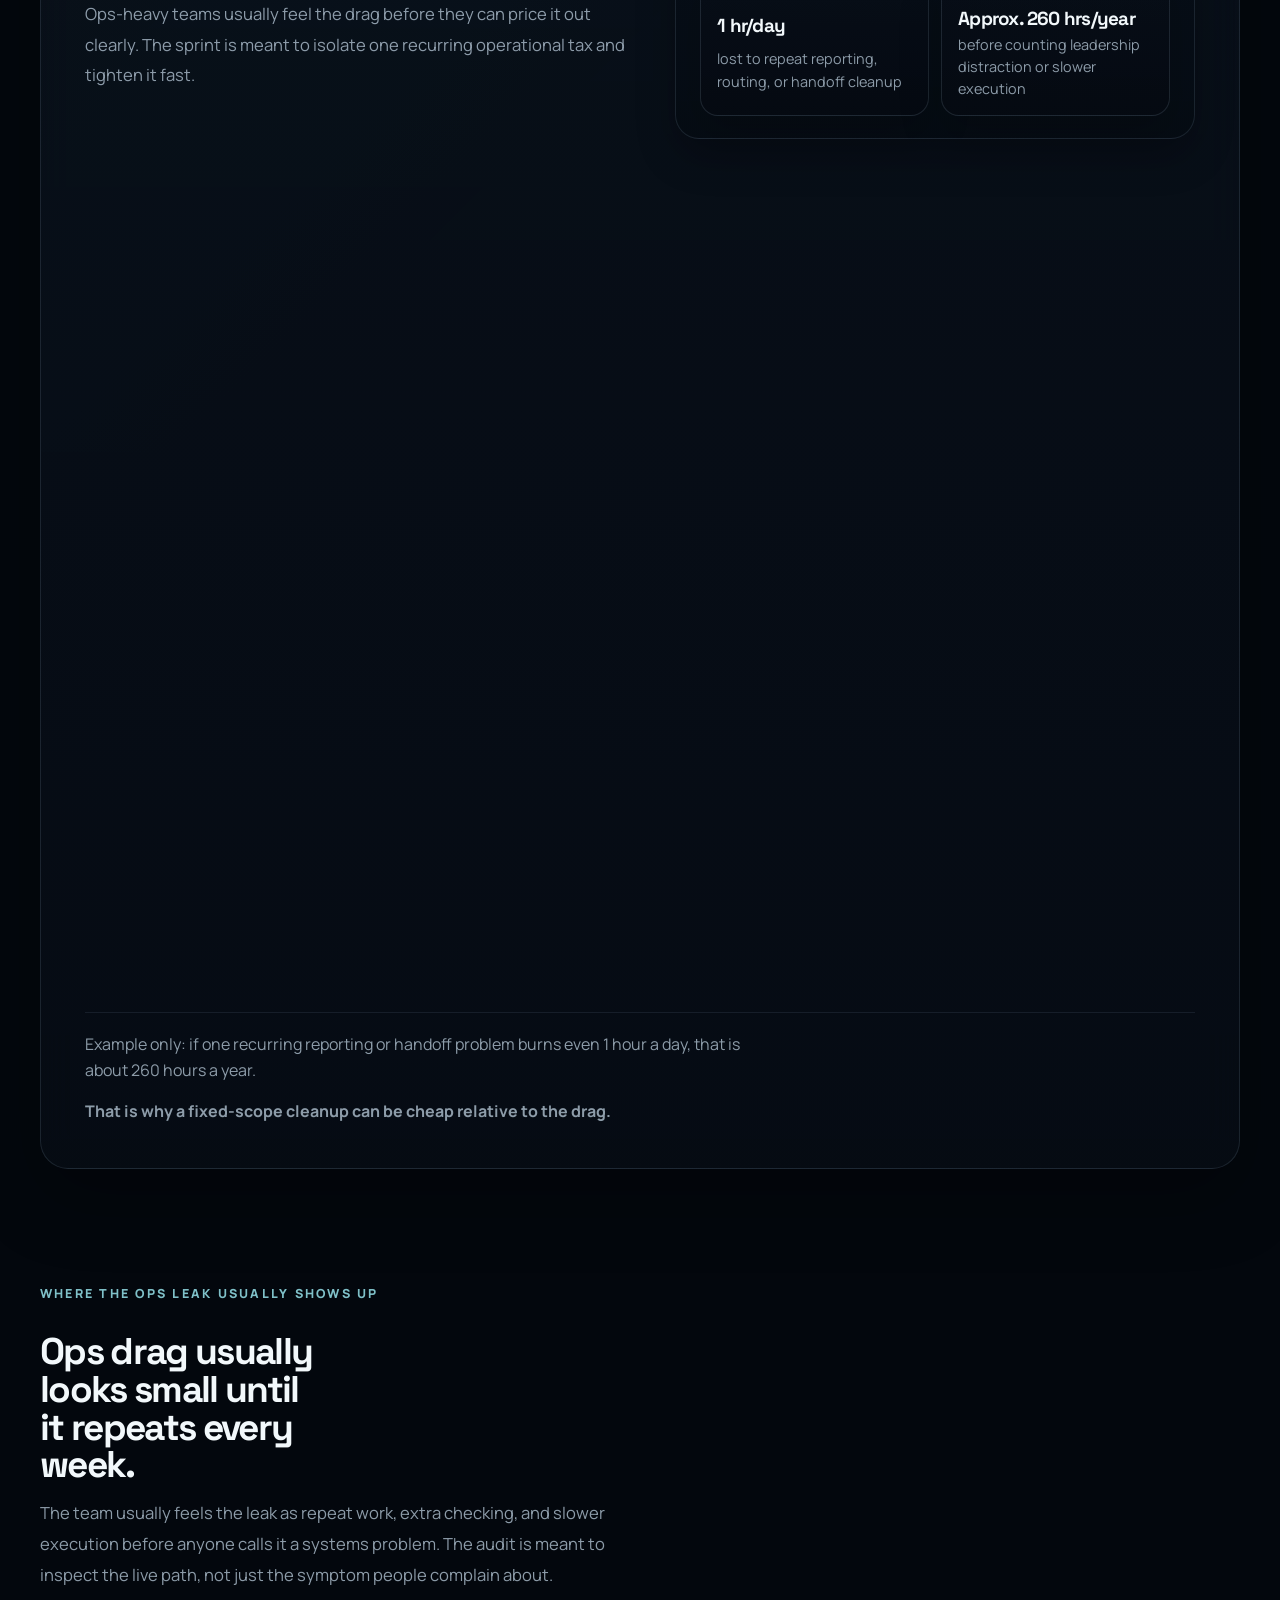
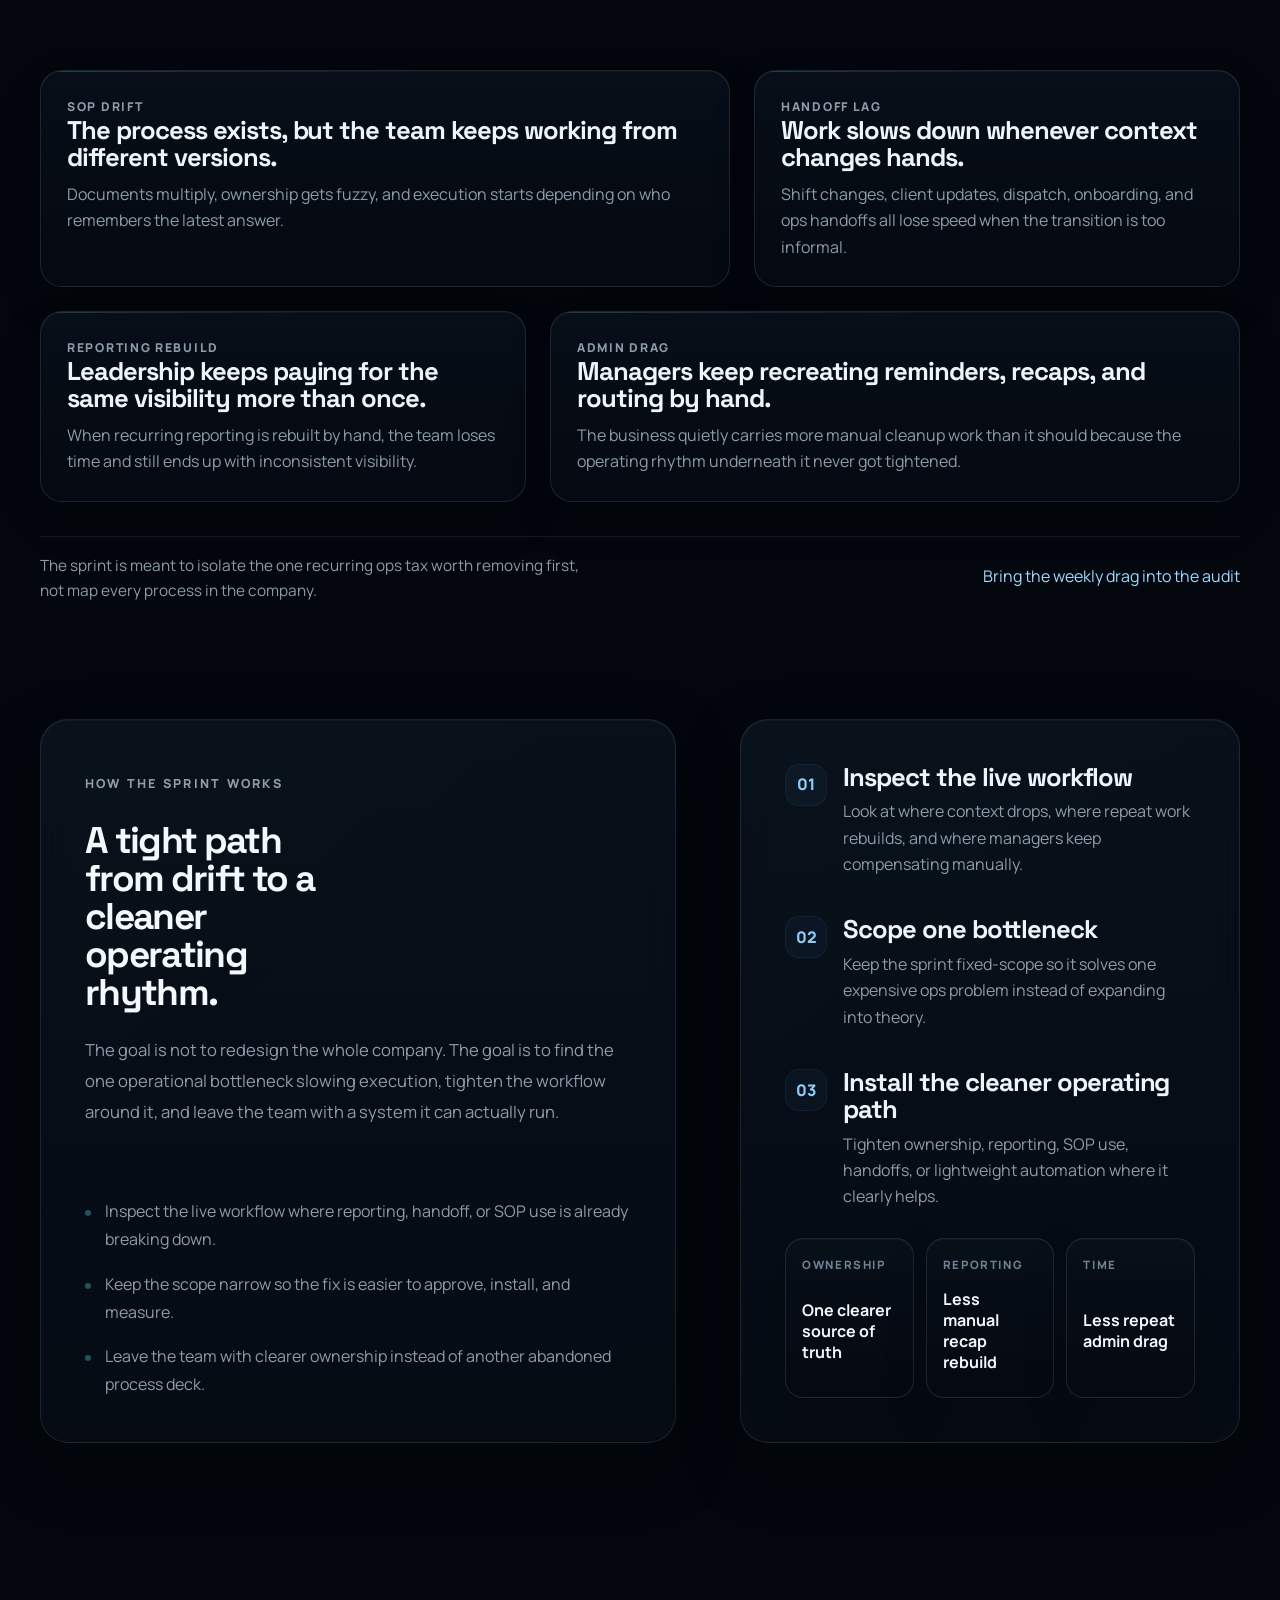
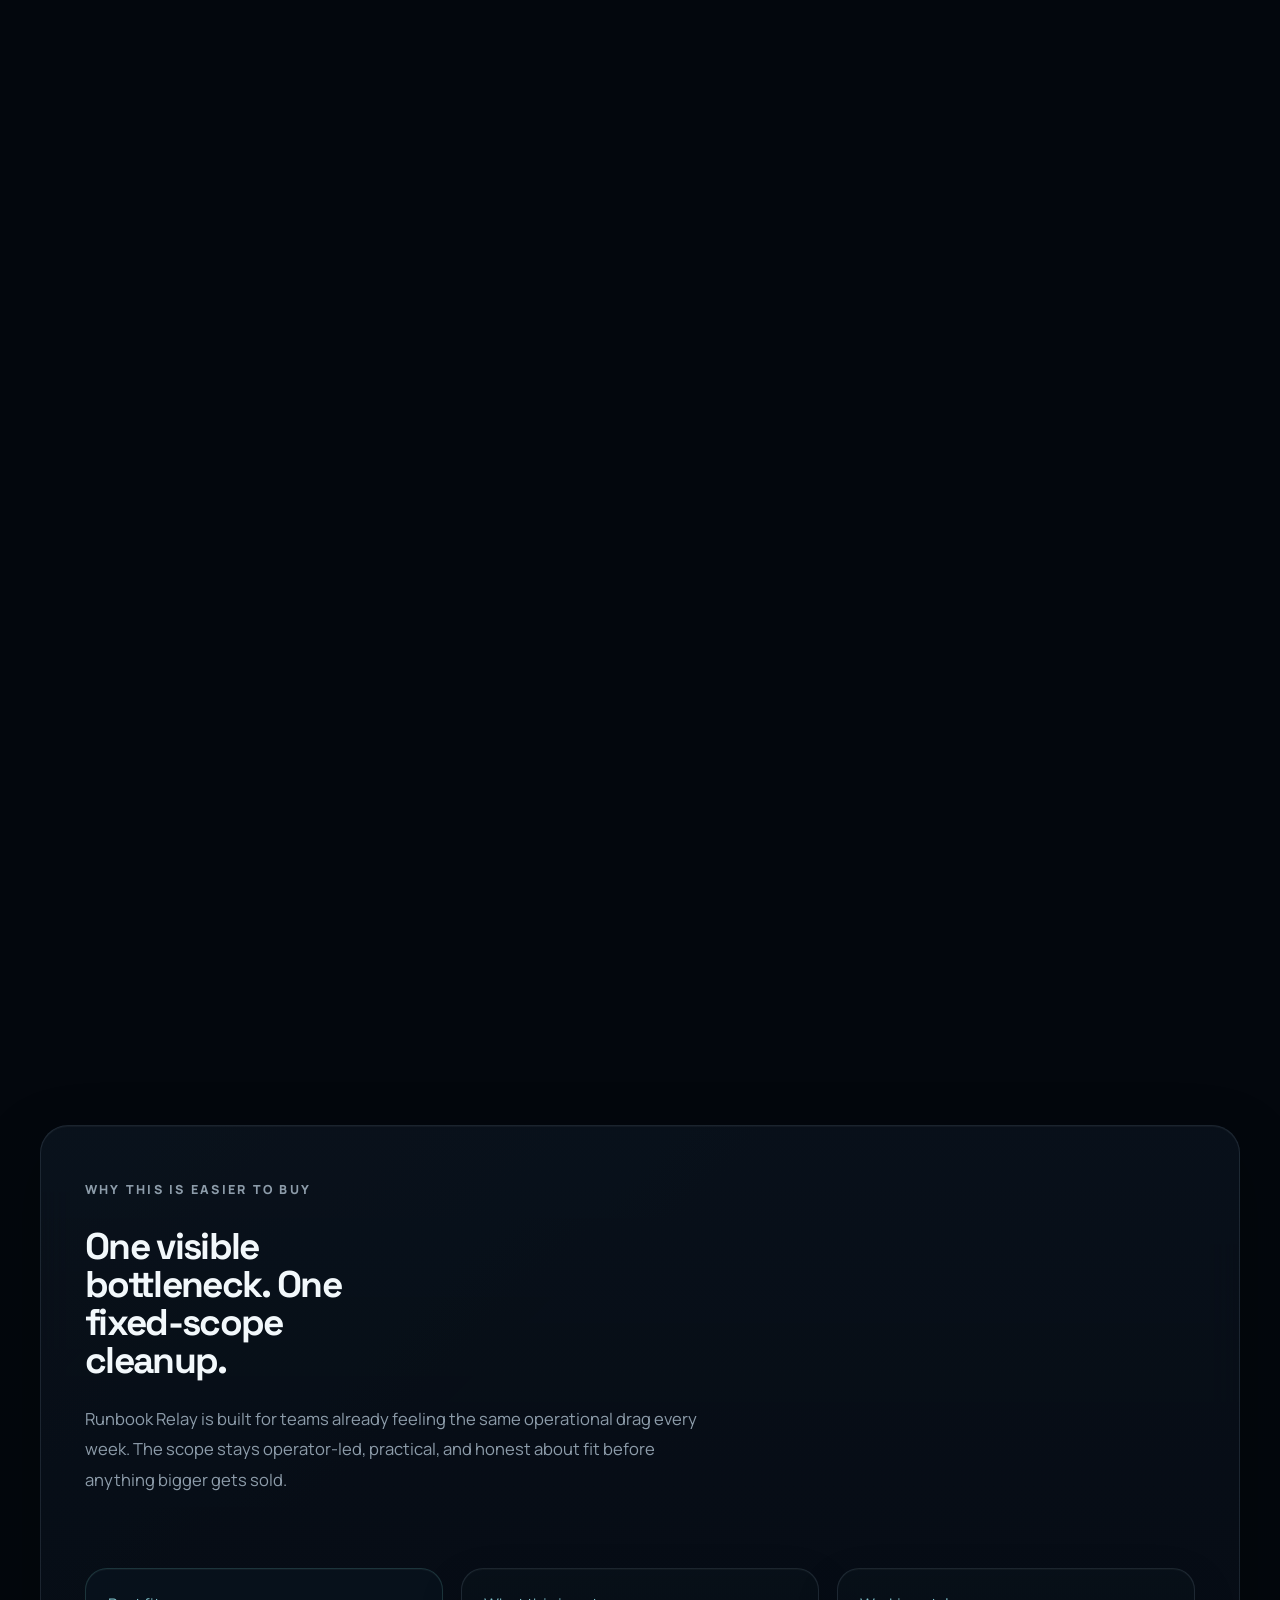
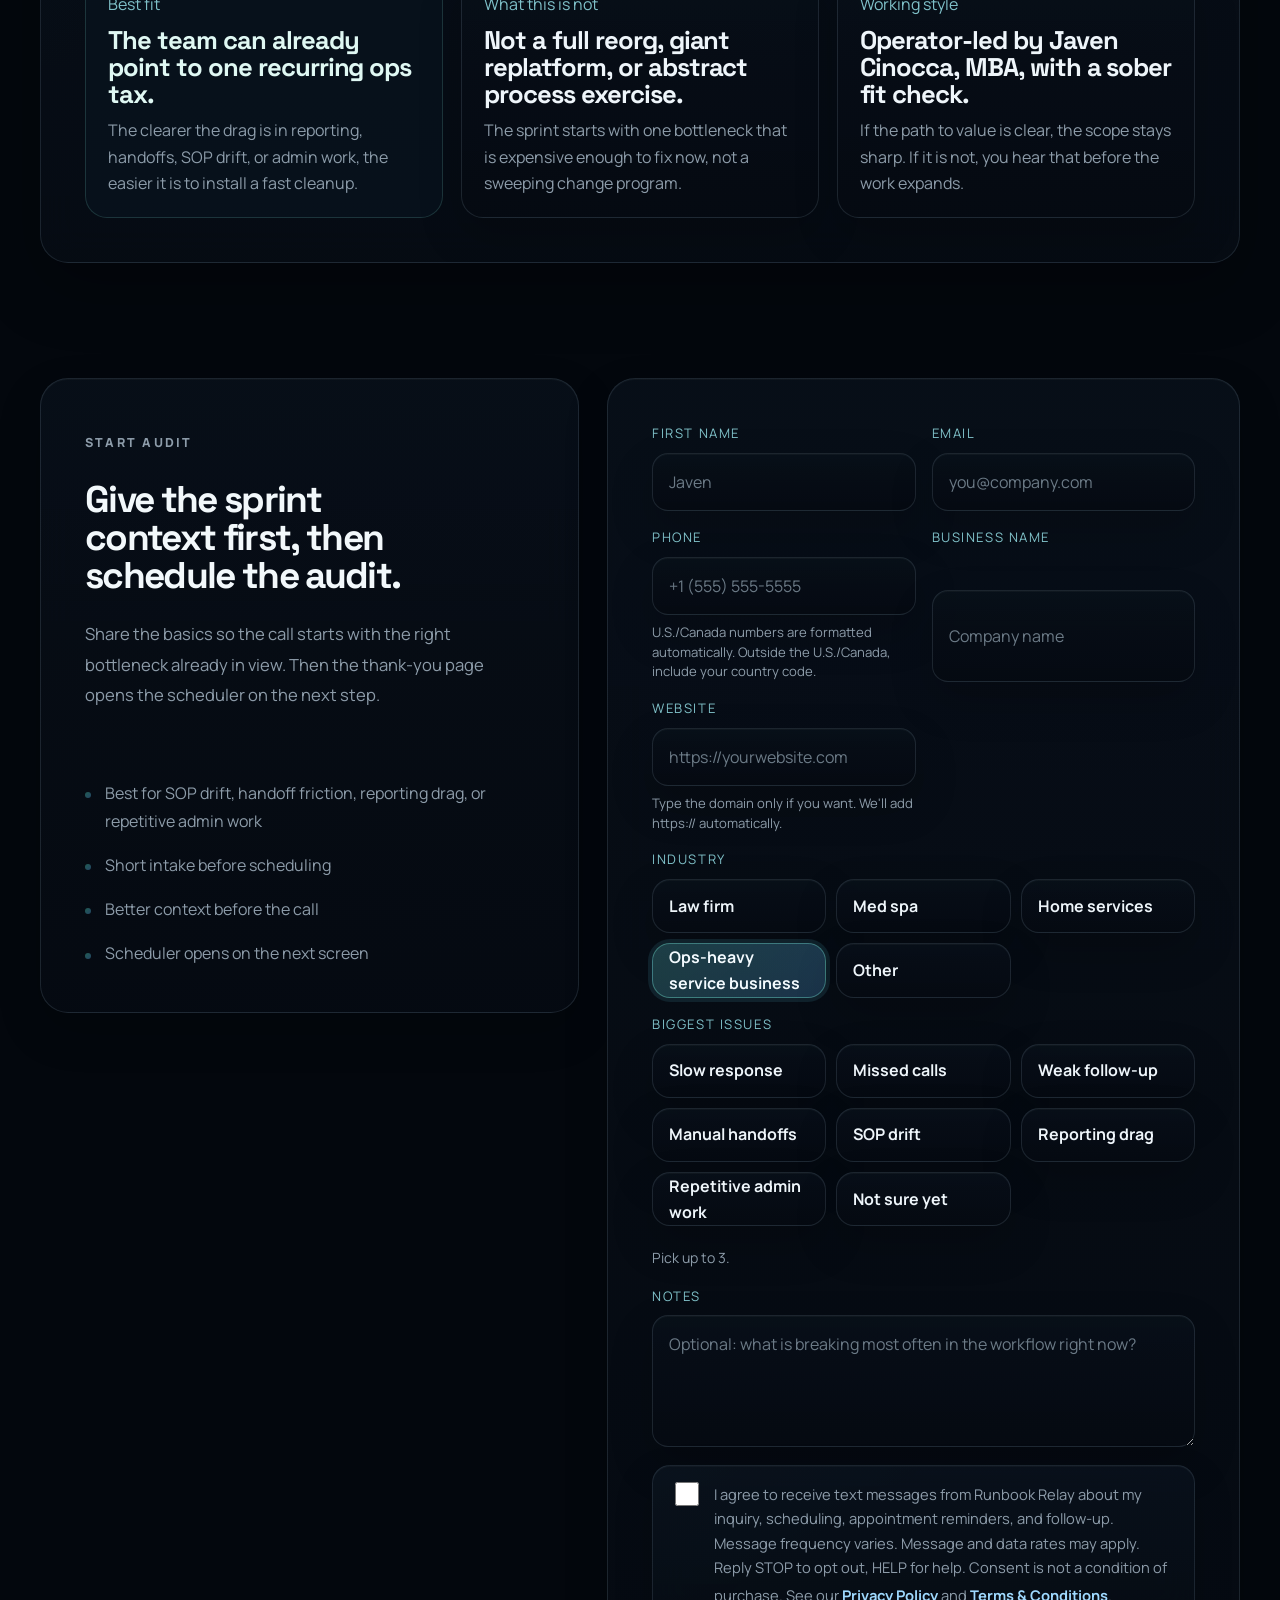
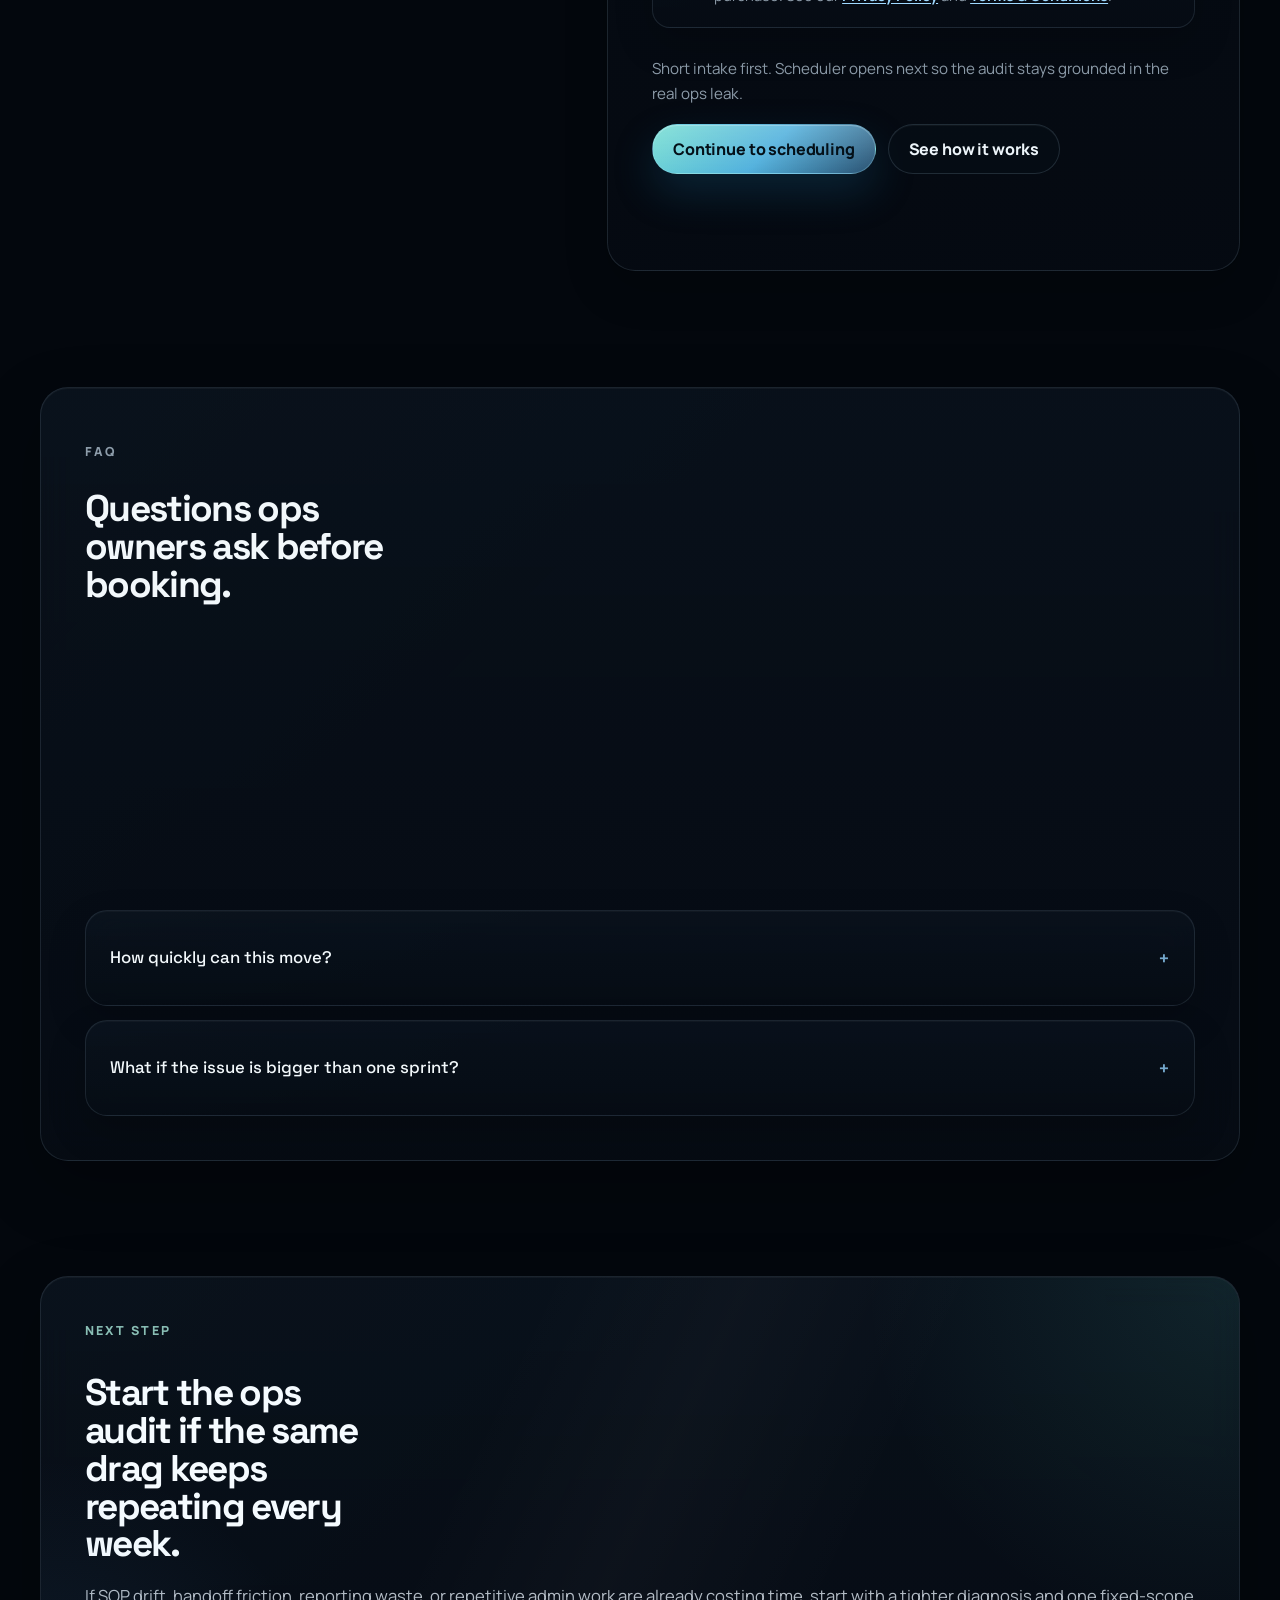
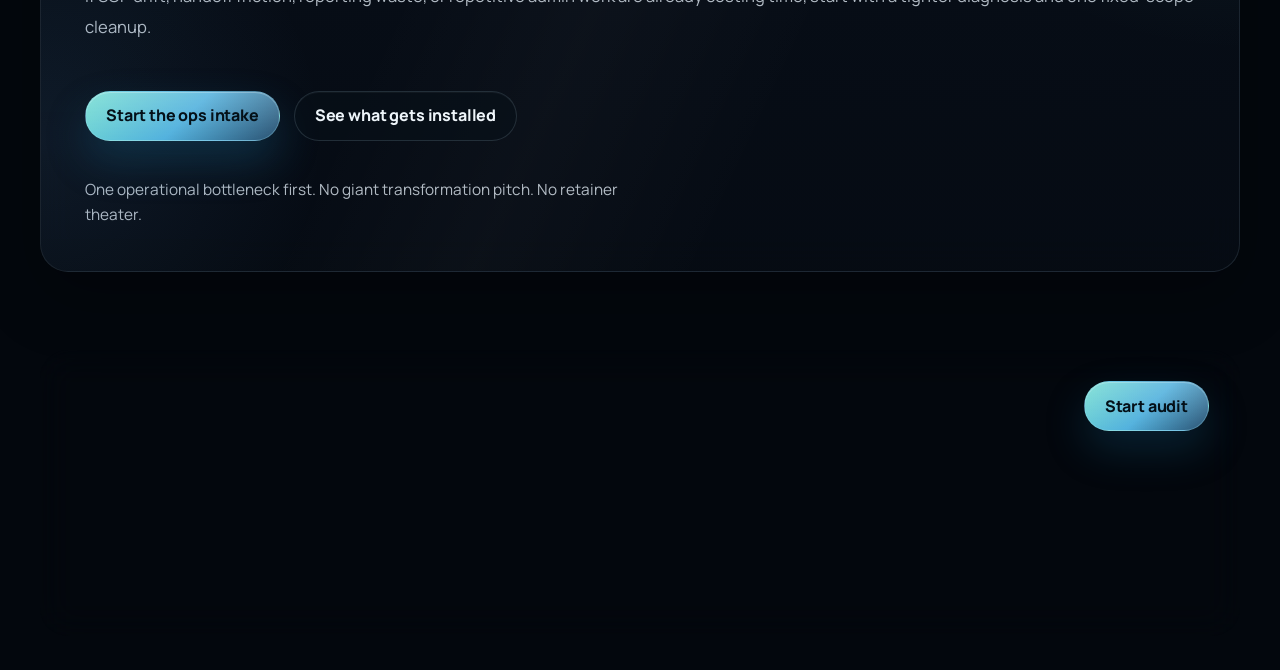
<file: ops/index.html>
<!doctype html>
<html lang="en">
  <head>
    <meta charset="UTF-8" />
    <meta name="viewport" content="width=device-width, initial-scale=1.0" />
    <title>Runbook Relay Ops Sprint | Systems Cleanup for Ops-Heavy Teams</title>
    <meta
      name="description"
      content="Operator-led systems cleanup for ops-heavy teams. Fix SOP drift, handoff friction, reporting waste, and repetitive admin work with a practical fixed-scope sprint."
    />
    <meta name="theme-color" content="#071019" />
    <meta property="og:title" content="Runbook Relay Ops Sprint | Systems Cleanup for Ops-Heavy Teams" />
    <meta
      property="og:description"
      content="Fix SOP drift, handoff friction, reporting waste, and repetitive admin work with an operator-led sprint."
    />
    <meta property="og:type" content="website" />
    <meta property="og:url" content="https://runbookrelay.com/ops/" />
    <meta name="twitter:card" content="summary_large_image" />
    <meta name="twitter:title" content="Runbook Relay Ops Sprint | Systems Cleanup for Ops-Heavy Teams" />
    <meta
      name="twitter:description"
      content="Operator-led workflow cleanup for teams carrying too much manual operational drag."
    />
    <link rel="icon" type="image/png" sizes="16x16" href="/favicon-16x16.png?v=20260411b" />
    <link rel="icon" type="image/png" sizes="32x32" href="/favicon-32x32.png?v=20260411b" />
    <link rel="shortcut icon" href="/favicon-32x32.png?v=20260411b" />
    <link rel="apple-touch-icon" sizes="180x180" href="/apple-touch-icon.png?v=20260411b" />
    <link
      rel="preload"
      href="../assets/fonts/manrope-latin.woff2?v=20260409i"
      as="font"
      type="font/woff2"
      crossorigin
    />
    <link
      rel="preload"
      href="../assets/fonts/space-grotesk-latin.woff2?v=20260409i"
      as="font"
      type="font/woff2"
      crossorigin
    />
    <link
      rel="preload"
      href="../assets/runbook-relay-brand-mark.webp?v=20260411b"
      as="image"
      type="image/webp"
      fetchpriority="high"
    />
    <link rel="canonical" href="https://runbookrelay.com/ops/" />
    <link rel="stylesheet" href="../assets/styles.css?v=20260411v" />
    <script>
      window.RUNBOOK_RELAY_CONFIG = {
        siteUrl: "https://runbookrelay.com",
        businessName: "Runbook Relay",
        calendlyUrl: "https://calendly.com/javencin/20minopsaudit",
        thankYouPath: "/thank-you/",
        leadStorageKey: "rr_audit_lead",
        leadCaptureWebhook: "https://hooks.zapier.com/hooks/catch/27178698/u7gpaa4/",
        analytics: {
          ga4MeasurementId: "G-ZFQPBPZYZ7",
          posthogApiKey: "phc_rrYJ2yyNMwe4WhzRrTYmtsVxXaX8k3vsYy4yq6fLLn9N",
          posthogApiHost: "https://us.i.posthog.com",
          clarityProjectId: "w8wxphs466",
          debug: false
        }
      };
    </script>
    <script src="../assets/analytics.js?v=20260409i" defer></script>
    <script src="../assets/app.js?v=20260411i" defer></script>
  </head>
  <body class="route-ops">
    <header class="site-header" data-site-header>
      <div class="shell site-header-inner">
        <a class="brand" href="../" aria-label="Runbook Relay home">
          <span class="brand-mark" aria-hidden="true"></span>
          <span class="brand-copy">
            <strong>Runbook Relay</strong>
            <span>Operator-led systems</span>
          </span>
        </a>
        <div class="nav-shell">
          <nav class="site-nav" aria-label="Primary" data-nav-menu>
            <div class="nav-links">
              <a href="../" data-route="/">Home</a>
              <a href="../about/" data-route="/about">About</a>
              <a href="../ops/" data-route="/ops">Ops Sprint</a>
              <a href="../law-firms/" data-route="/law-firms">Law Firms</a>
              <a href="../med-spa/" data-route="/med-spa">Med Spa</a>
              <a href="../home-services/" data-route="/home-services">Home Services</a>
              <a href="#faq">FAQ</a>
            </div>
          </nav>
          <div class="header-actions">
              <a class="button button-small button-primary" href="#audit-form" data-track="cta" data-track-label="ops_nav_book_audit">Start Audit</a>
            </div>
          <button class="nav-toggle" type="button" aria-expanded="false" aria-label="Toggle navigation" data-nav-toggle>
            <span></span>
          </button>
        </div>
      </div>
    </header>

    <main>
      <section class="page-hero">
        <div class="shell page-hero-grid">
          <div class="page-hero-copy" data-reveal>
            <p class="eyebrow">Ops sprint</p>
            <h1 class="page-hero-title">Tighten the workflow your team keeps rebuilding by hand.</h1>
            <p class="page-hero-lead">
              Runbook Relay helps ops-heavy teams isolate one recurring bottleneck,
              clean up the workflow around it, and leave the team with a sharper operating rhythm.
            </p>
            <p class="subroute-note">
              Operator-led by Javen Cinocca, MBA, the sprint is built for teams that already feel the drag of SOP drift,
              weak handoffs, and repetitive admin work but need one bottleneck fixed cleanly instead of another process deck.
            </p>
            <div class="hero-actions">
              <a class="button button-primary" href="#audit-form" data-track="cta" data-track-label="ops_hero_book_audit">Start the $1,000 audit</a>
              <a class="button button-secondary" href="#process">How the sprint works</a>
            </div>
            <div class="trust-line">
              <span class="trust-chip">Operator-led</span>
              <span class="trust-chip">Fixed scope</span>
              <span class="trust-chip">Built for operational reality</span>
            </div>
            <div class="hero-value-strip hero-value-strip-2">
              <article class="hero-value">
                <span>Primary leak</span>
                <strong>SOP drift, handoffs, and admin drag</strong>
                <p>Execution slows when the work still depends on memory, side channels, and repeat cleanup.</p>
              </article>
              <article class="hero-value">
                <span>Install focus</span>
                <strong>One bottleneck, one cleaner operating path</strong>
                <p>The sprint is meant to tighten one recurring operational problem, not redesign the whole company.</p>
              </article>
            </div>
          </div>

          <aside class="page-hero-visual" data-reveal>
            <div class="systems-board">
              <div class="systems-top">
                <span class="visual-label">Ops cleanup view</span>
                <span class="systems-status">Sprint framing ready</span>
              </div>
              <div class="systems-summary">
                <span class="systems-caption">What gets tightened</span>
                <h2>Fix the operating drag that keeps reappearing every week.</h2>
                <p>
                  The fastest win is often not new software. It is a cleaner handoff, one clearer source
                  of truth, or a workflow that no longer makes managers rebuild the same update every week.
                </p>
              </div>
              <div class="systems-rail">
                <article class="systems-rail-item">
                  <span class="rail-index">01</span>
                  <div>
                    <strong>Surface the drift</strong>
                    <p>Find where process knowledge split into too many versions and too many exceptions.</p>
                  </div>
                </article>
                <article class="systems-rail-item">
                  <span class="rail-index">02</span>
                  <div>
                    <strong>Clean the handoff</strong>
                    <p>Tighten ownership, routing, and the next step so work moves with less friction.</p>
                  </div>
                </article>
                <article class="systems-rail-item">
                  <span class="rail-index">03</span>
                  <div>
                    <strong>Reduce the repeat work</strong>
                    <p>Take one recurring admin or reporting drag point off the team’s plate for good.</p>
                  </div>
                </article>
              </div>
              <div class="systems-footer">
                <article class="systems-kpi">
                  <span>Starting point</span>
                  <strong>One operational bottleneck first</strong>
                </article>
                <article class="systems-kpi">
                  <span>Bias</span>
                  <strong>Usable system over theory deck</strong>
                </article>
              </div>
            </div>
          </aside>
        </div>
      </section>

      <section class="section">
        <div class="shell">
          <div class="surface proof-band route-proof-band" data-reveal>
            <div class="proof-band-top">
              <div class="section-header compact route-proof-header">
                <p class="eyebrow">Why ops drag gets expensive</p>
                <h2 class="section-title">A lot of execution waste hides in work the team keeps rebuilding every week.</h2>
                <p class="section-copy">
                  Ops-heavy teams usually feel the drag before they can price it out clearly. The sprint is meant to
                  isolate one recurring operational tax and tighten it fast.
                </p>
              </div>
              <aside class="proof-sidecar" aria-label="Ops cost framing">
                <span class="proof-sidecar-label">Illustrative drag</span>
                <h3 class="proof-sidecar-title">One manager hour a day can quietly outrun the cleanup.</h3>
                <p class="proof-sidecar-copy">
                  If reporting rebuilds, messy handoffs, or SOP drift steal even a little time every day, the same leak
                  keeps compounding week after week.
                </p>
                <div class="proof-sidecar-metrics">
                  <article class="proof-sidecar-metric">
                    <span>Example only</span>
                    <strong>1 hr/day</strong>
                    <p>lost to repeat reporting, routing, or handoff cleanup</p>
                  </article>
                  <article class="proof-sidecar-metric">
                    <span>Rough annual drag</span>
                    <strong>Approx. 260 hrs/year</strong>
                    <p>before counting leadership distraction or slower execution</p>
                  </article>
                </div>
              </aside>
            </div>
            <div class="proof-grid route-proof-grid">
              <article class="proof-card route-proof-card">
                <span class="proof-label">Busywork</span>
                <div class="proof-stat-lockup">
                  <strong class="proof-stat">53%</strong>
                  <p class="proof-emphasis">of worker time can go to busywork</p>
                </div>
                <p class="proof-copy">Asana reports teams can lose major time to status chasing, coordination, and low-value repetition.</p>
                <a class="proof-source" href="https://asana.com/resources/state-of-work-innovation" target="_blank" rel="noreferrer">Source: Asana State of Work Innovation</a>
              </article>
              <article class="proof-card route-proof-card">
                <span class="proof-label">Search drag</span>
                <div class="proof-stat-lockup">
                  <strong class="proof-stat">25%</strong>
                  <p class="proof-emphasis">of the week can disappear into search</p>
                </div>
                <p class="proof-copy">Atlassian found teams can spend a quarter of the week just trying to find what they need.</p>
                <a class="proof-source" href="https://www.atlassian.com/webinars/enterprise-cloud/why-now-is-the-knowledge-management-moment" target="_blank" rel="noreferrer">Source: Atlassian knowledge-management data</a>
              </article>
              <article class="proof-card route-proof-card">
                <span class="proof-label">Duplicated work</span>
                <div class="proof-stat-lockup">
                  <strong class="proof-stat">50%</strong>
                  <p class="proof-emphasis">have unknowingly duplicated work</p>
                </div>
                <p class="proof-copy">Atlassian found duplicated work is common when knowledge and ownership are too scattered.</p>
                <a class="proof-source" href="https://www.atlassian.com/webinars/enterprise-cloud/why-now-is-the-knowledge-management-moment" target="_blank" rel="noreferrer">Source: Atlassian knowledge-management data</a>
              </article>
              <article class="proof-card route-proof-card">
                <span class="proof-label">Productivity upside</span>
                <div class="proof-stat-lockup">
                  <strong class="proof-stat">20-25%</strong>
                  <p class="proof-emphasis">can be unlocked with better knowledge sharing</p>
                </div>
                <p class="proof-copy">McKinsey Global Institute found better collaboration and knowledge sharing can improve productivity meaningfully.</p>
                <a class="proof-source" href="https://www.mckinsey.com/industries/technology-media-and-telecommunications/our-insights/the-social-economy" target="_blank" rel="noreferrer">Source: McKinsey Global Institute</a>
              </article>
            </div>
            <div class="proof-caption-wrap">
              <p class="proof-caption">Example only: if one recurring reporting or handoff problem burns even 1 hour a day, that is about 260 hours a year.</p>
              <p class="proof-caption proof-caption-strong">That is why a fixed-scope cleanup can be cheap relative to the drag.</p>
            </div>
          </div>
        </div>
      </section>

      <section class="section anchor-offset" id="what-we-fix">
        <div class="shell">
          <div class="route-diagnosis-band" data-reveal>
            <div class="section-header compact route-diagnosis-intro">
              <p class="eyebrow">Where the ops leak usually shows up</p>
              <h2 class="section-title">Ops drag usually looks small until it repeats every week.</h2>
              <p class="section-copy">
                The team usually feels the leak as repeat work, extra checking, and slower execution before anyone calls
                it a systems problem. The audit is meant to inspect the live path, not just the symptom people complain about.
              </p>
            </div>
            <div class="route-diagnosis-grid">
              <article class="problem-card route-diagnosis-card is-featured">
                <span class="card-kicker">SOP drift</span>
                <h3 class="card-title">The process exists, but the team keeps working from different versions.</h3>
                <p>Documents multiply, ownership gets fuzzy, and execution starts depending on who remembers the latest answer.</p>
              </article>
              <article class="problem-card route-diagnosis-card">
                <span class="card-kicker">Handoff lag</span>
                <h3 class="card-title">Work slows down whenever context changes hands.</h3>
                <p>Shift changes, client updates, dispatch, onboarding, and ops handoffs all lose speed when the transition is too informal.</p>
              </article>
              <article class="problem-card route-diagnosis-card">
                <span class="card-kicker">Reporting rebuild</span>
                <h3 class="card-title">Leadership keeps paying for the same visibility more than once.</h3>
                <p>When recurring reporting is rebuilt by hand, the team loses time and still ends up with inconsistent visibility.</p>
              </article>
              <article class="problem-card route-diagnosis-card">
                <span class="card-kicker">Admin drag</span>
                <h3 class="card-title">Managers keep recreating reminders, recaps, and routing by hand.</h3>
                <p>The business quietly carries more manual cleanup work than it should because the operating rhythm underneath it never got tightened.</p>
              </article>
            </div>
            <div class="route-diagnosis-footer">
              <p class="micro-copy">The sprint is meant to isolate the one recurring ops tax worth removing first, not map every process in the company.</p>
              <a class="route-link route-inline-link" href="#audit-form">Bring the weekly drag into the audit</a>
            </div>
          </div>
        </div>
      </section>

      <section class="section anchor-offset" id="process">
        <div class="shell">
          <div class="route-journey-band split-highlight">
            <article class="surface-alt surface-stack route-journey-copy" data-reveal>
              <div class="section-header compact">
                <p class="eyebrow">How the sprint works</p>
                <h2 class="section-title">A tight path from drift to a cleaner operating rhythm.</h2>
                <p class="section-copy">
                  The goal is not to redesign the whole company. The goal is to find the one operational bottleneck
                  slowing execution, tighten the workflow around it, and leave the team with a system it can actually run.
                </p>
              </div>
              <ul class="list">
                <li>Inspect the live workflow where reporting, handoff, or SOP use is already breaking down.</li>
                <li>Keep the scope narrow so the fix is easier to approve, install, and measure.</li>
                <li>Leave the team with clearer ownership instead of another abandoned process deck.</li>
              </ul>
            </article>
            <article class="surface route-journey-panel" data-reveal>
              <div class="route-step-list">
                <article class="route-step">
                  <span class="step-index">01</span>
                  <div>
                    <h3 class="card-title">Inspect the live workflow</h3>
                    <p>Look at where context drops, where repeat work rebuilds, and where managers keep compensating manually.</p>
                  </div>
                </article>
                <article class="route-step">
                  <span class="step-index">02</span>
                  <div>
                    <h3 class="card-title">Scope one bottleneck</h3>
                    <p>Keep the sprint fixed-scope so it solves one expensive ops problem instead of expanding into theory.</p>
                  </div>
                </article>
                <article class="route-step">
                  <span class="step-index">03</span>
                  <div>
                    <h3 class="card-title">Install the cleaner operating path</h3>
                    <p>Tighten ownership, reporting, SOP use, handoffs, or lightweight automation where it clearly helps.</p>
                  </div>
                </article>
              </div>
              <div class="route-result-strip">
                <article class="route-result-card">
                  <span>Ownership</span>
                  <strong>One clearer source of truth</strong>
                </article>
                <article class="route-result-card">
                  <span>Reporting</span>
                  <strong>Less manual recap rebuild</strong>
                </article>
                <article class="route-result-card">
                  <span>Time</span>
                  <strong>Less repeat admin drag</strong>
                </article>
              </div>
            </article>
          </div>
        </div>
      </section>

      <section class="section anchor-offset" id="what-gets-installed">
        <div class="shell">
          <div class="section-header centered route-deliverables-header" data-reveal>
            <p class="eyebrow">What gets installed</p>
            <h2 class="section-title">What the ops sprint can actually leave behind.</h2>
            <p class="section-copy">Clean systems, clearer ownership, and less repeat work. Not a giant transformation deck.</p>
          </div>
          <div class="deliverables-grid route-deliverables-grid" data-reveal>
            <article class="deliverable-card route-deliverable-card">
              <span class="card-kicker">Runbook cleanup</span>
              <h3 class="card-title">One cleaner SOP and task source of truth</h3>
              <p>Fewer process versions, less question bouncing, and clearer operating ownership.</p>
            </article>
            <article class="deliverable-card route-deliverable-card">
              <span class="card-kicker">Handoff structure</span>
              <h3 class="card-title">Tighter routing and next-step accountability</h3>
              <p>Clearer transitions between roles so work moves with less friction and less reconstruction.</p>
            </article>
            <article class="deliverable-card route-deliverable-card">
              <span class="card-kicker">Reporting rhythm</span>
              <h3 class="card-title">Usable KPI or manager brief cadence</h3>
              <p>Less repetitive reporting rebuild and a sharper view of what actually needs attention.</p>
            </article>
            <article class="deliverable-card route-deliverable-card">
              <span class="card-kicker">Admin removal</span>
              <h3 class="card-title">Lightweight automation where repeat work is clearly worth removing</h3>
              <p>Simple systems support only where it meaningfully reduces admin load and slows fewer people down.</p>
            </article>
          </div>
        </div>
      </section>

      <section class="section">
        <div class="shell">
          <div class="surface-alt route-fit-band anchor-offset" data-reveal id="decision-point">
            <div class="section-header compact route-fit-intro">
              <p class="eyebrow">Why this is easier to buy</p>
              <h2 class="section-title">One visible bottleneck. One fixed-scope cleanup.</h2>
              <p class="section-copy">
                Runbook Relay is built for teams already feeling the same operational drag every week. The scope stays
                operator-led, practical, and honest about fit before anything bigger gets sold.
              </p>
            </div>
            <div class="route-fit-grid">
              <article class="route-fit-card is-toned">
                <span class="card-kicker">Best fit</span>
                <h3 class="card-title">The team can already point to one recurring ops tax.</h3>
                <p>The clearer the drag is in reporting, handoffs, SOP drift, or admin work, the easier it is to install a fast cleanup.</p>
              </article>
              <article class="route-fit-card">
                <span class="card-kicker">What this is not</span>
                <h3 class="card-title">Not a full reorg, giant replatform, or abstract process exercise.</h3>
                <p>The sprint starts with one bottleneck that is expensive enough to fix now, not a sweeping change program.</p>
              </article>
              <article class="route-fit-card">
                <span class="card-kicker">Working style</span>
                <h3 class="card-title">Operator-led by Javen Cinocca, MBA, with a sober fit check.</h3>
                <p>If the path to value is clear, the scope stays sharp. If it is not, you hear that before the work expands.</p>
              </article>
            </div>
          </div>
        </div>
      </section>

      <section class="section anchor-offset" id="audit-form">
        <div class="shell audit-grid">
          <article class="surface-alt surface-stack form-panel" data-reveal>
            <div class="section-header compact">
              <p class="eyebrow">Start audit</p>
              <h2 class="section-title">Give the sprint context first, then schedule the audit.</h2>
              <p class="section-copy">
                Share the basics so the call starts with the right bottleneck already in view.
                Then the thank-you page opens the scheduler on the next step.
              </p>
            </div>
            <ul class="list">
              <li>Best for SOP drift, handoff friction, reporting drag, or repetitive admin work</li>
              <li>Short intake before scheduling</li>
              <li>Better context before the call</li>
              <li>Scheduler opens on the next screen</li>
            </ul>
          </article>

          <article class="surface form-panel" data-reveal>
            <form class="audit-form" data-audit-form data-default-industry="ops_heavy_services" data-page-label="/ops" novalidate>
              <div class="form-grid">
                <label class="field">
                  <span class="field-label">First name</span>
                  <input type="text" name="first_name" placeholder="Javen" required />
                </label>
                <label class="field">
                  <span class="field-label">Email</span>
                  <input type="email" name="email" placeholder="you@company.com" required />
                </label>
                <label class="field">
                  <span class="field-label">Phone</span>
                  <input type="tel" name="phone" placeholder="+1 (555) 555-5555" inputmode="tel" autocomplete="tel" required />
                  <span class="field-help">U.S./Canada numbers are formatted automatically. Outside the U.S./Canada, include your country code.</span>
                </label>
                <label class="field">
                  <span class="field-label">Business name</span>
                  <input type="text" name="business_name" placeholder="Company name" required />
                </label>
                <label class="field">
                  <span class="field-label">Website</span>
                  <input
                    type="text"
                    name="website"
                    inputmode="url"
                    autocomplete="url"
                    autocapitalize="none"
                    spellcheck="false"
                    placeholder="https://yourwebsite.com"
                    required
                  />
                  <span class="field-help">Type the domain only if you want. We'll add https:// automatically.</span>
                </label>
                <div class="field field-full choice-field">
                  <span class="field-label">Industry</span>
                  <div class="choice-group" data-choice-group data-choice-name="industry">
                    <input type="hidden" name="industry" required data-choice-input />
                    <div class="choice-options">
                      <button class="choice-button" type="button" data-choice-value="law_firm">Law firm</button>
                      <button class="choice-button" type="button" data-choice-value="med_spa">Med spa</button>
                      <button class="choice-button" type="button" data-choice-value="home_services">Home services</button>
                      <button class="choice-button" type="button" data-choice-value="ops_heavy_services">Ops-heavy service business</button>
                      <button class="choice-button" type="button" data-choice-value="other">Other</button>
                    </div>
                  </div>
                </div>
                <div class="field field-full choice-field">
                  <span class="field-label">Biggest issues</span>
                  <div class="choice-group" data-choice-group data-choice-name="biggest_issue" data-choice-max="3">
                    <input type="hidden" name="biggest_issue" required data-choice-input />
                    <div class="choice-options">
                      <button class="choice-button" type="button" data-choice-value="slow_response">Slow response</button>
                      <button class="choice-button" type="button" data-choice-value="missed_calls">Missed calls</button>
                      <button class="choice-button" type="button" data-choice-value="weak_follow_up">Weak follow-up</button>
                      <button class="choice-button" type="button" data-choice-value="manual_handoffs">Manual handoffs</button>
                      <button class="choice-button" type="button" data-choice-value="sop_drift">SOP drift</button>
                      <button class="choice-button" type="button" data-choice-value="reporting_drag">Reporting drag</button>
                      <button class="choice-button" type="button" data-choice-value="repetitive_admin">Repetitive admin work</button>
                      <button class="choice-button" type="button" data-choice-value="not_sure">Not sure yet</button>
                    </div>
                    <p class="choice-note" data-choice-status>Pick up to 3.</p>
                  </div>
                </div>
                <label class="field field-full">
                  <span class="field-label">Notes</span>
                  <textarea name="notes" placeholder="Optional: what is breaking most often in the workflow right now?"></textarea>
                </label>
              </div>

              <input type="hidden" name="source_page" />
              <input type="hidden" name="source_path" />
              <input type="hidden" name="source_url" />
              <input type="hidden" name="utm_source" />
              <input type="hidden" name="utm_medium" />
              <input type="hidden" name="utm_campaign" />
              <input type="hidden" name="submitted_at" />

              <label class="sms-consent">
                <input type="checkbox" name="sms_consent" value="agreed" required />
                <span>
                  I agree to receive text messages from Runbook Relay about my inquiry, scheduling, appointment reminders, and follow-up. Message frequency varies. Message and data rates may apply. Reply STOP to opt out, HELP for help. Consent is not a condition of purchase. See our
                  <a href="../privacy/" target="_blank" rel="noopener noreferrer">Privacy Policy</a>
                  and
                  <a href="../terms/" target="_blank" rel="noopener noreferrer">Terms &amp; Conditions</a>.
                </span>
              </label>
              <p class="field-note">Short intake first. Scheduler opens next so the audit stays grounded in the real ops leak.</p>
              <div class="form-actions">
                <button class="button button-primary" type="submit">Continue to scheduling</button>
                <a class="button button-secondary" href="#process">See how it works</a>
              </div>
              <p class="form-status" data-form-status aria-live="polite"></p>
            </form>
          </article>
        </div>
      </section>

      <section class="section anchor-offset" id="faq">
        <div class="shell">
          <div class="surface" data-reveal>
            <div class="section-header compact">
              <p class="eyebrow">FAQ</p>
              <h2 class="section-title">Questions ops owners ask before booking.</h2>
            </div>
            <div class="faq-list">
              <details open>
                <summary>Is this a software project?</summary>
                <p>No. The sprint is for operational cleanup, workflow tightening, and lightweight automation where the business clearly benefits.</p>
              </details>
              <details>
                <summary>What kinds of teams usually fit?</summary>
                <p>Ops-heavy service businesses, 3PLs, field-service teams, and other groups carrying real workflow complexity and repeat admin drag.</p>
              </details>
              <details>
                <summary>How quickly can this move?</summary>
                <p>The point is speed and clarity. Once the right bottleneck is identified, the work is designed to move quickly instead of dragging into a long consulting cycle.</p>
              </details>
              <details>
                <summary>What if the issue is bigger than one sprint?</summary>
                <p>Then the first sprint should still clarify where the highest-leverage cleanup belongs. Runbook Relay starts by fixing the leak that is worth addressing now.</p>
              </details>
            </div>
          </div>
        </div>
      </section>

      <section class="section">
        <div class="shell">
          <div class="cta-band" data-reveal>
            <p class="eyebrow">Next step</p>
            <h2 class="section-title">Start the ops audit if the same drag keeps repeating every week.</h2>
            <p class="section-copy">
              If SOP drift, handoff friction, reporting waste, or repetitive admin work are already costing time,
              start with a tighter diagnosis and one fixed-scope cleanup.
            </p>
            <div class="cta-actions">
              <a class="button button-primary" href="#audit-form">Start the ops intake</a>
              <a class="button button-secondary" href="#what-gets-installed">See what gets installed</a>
            </div>
            <p class="micro-copy">One operational bottleneck first. No giant transformation pitch. No retainer theater.</p>
          </div>
        </div>
      </section>
    </main>

    <footer class="footer">
      <div class="shell footer-shell">
        <div class="footer-top">
          <div>
            <a class="brand" href="../" aria-label="Runbook Relay home">
              <span class="brand-mark" aria-hidden="true"></span>
              <span class="brand-copy">
                <strong>Runbook Relay</strong>
                <span>Operator-led systems</span>
              </span>
            </a>
            <p class="footer-copy">Practical systems cleanup for businesses losing money to slow response, weak follow-up, and operational drag.</p>
          </div>
          <a class="button button-primary" href="#audit-form">Start audit</a>
        </div>
        <div class="footer-links">
          <a href="../">Home</a>
          <a href="../about/">About</a>
          <a href="../law-firms/">Law Firms</a>
          <a href="../med-spa/">Med Spa</a>
          <a href="../home-services/">Home Services</a>
          <a href="../privacy/">Privacy</a>
          <a href="../terms/">Terms</a>
        </div>
        <div class="footer-bottom">
          <span class="footer-copy">&copy; <span id="footer-year"></span> Runbook Relay.</span>
          <a href="mailto:javen@runbookrelay.com">javen@runbookrelay.com</a>
        </div>
      </div>
    </footer>
  </body>
</html>
</file>
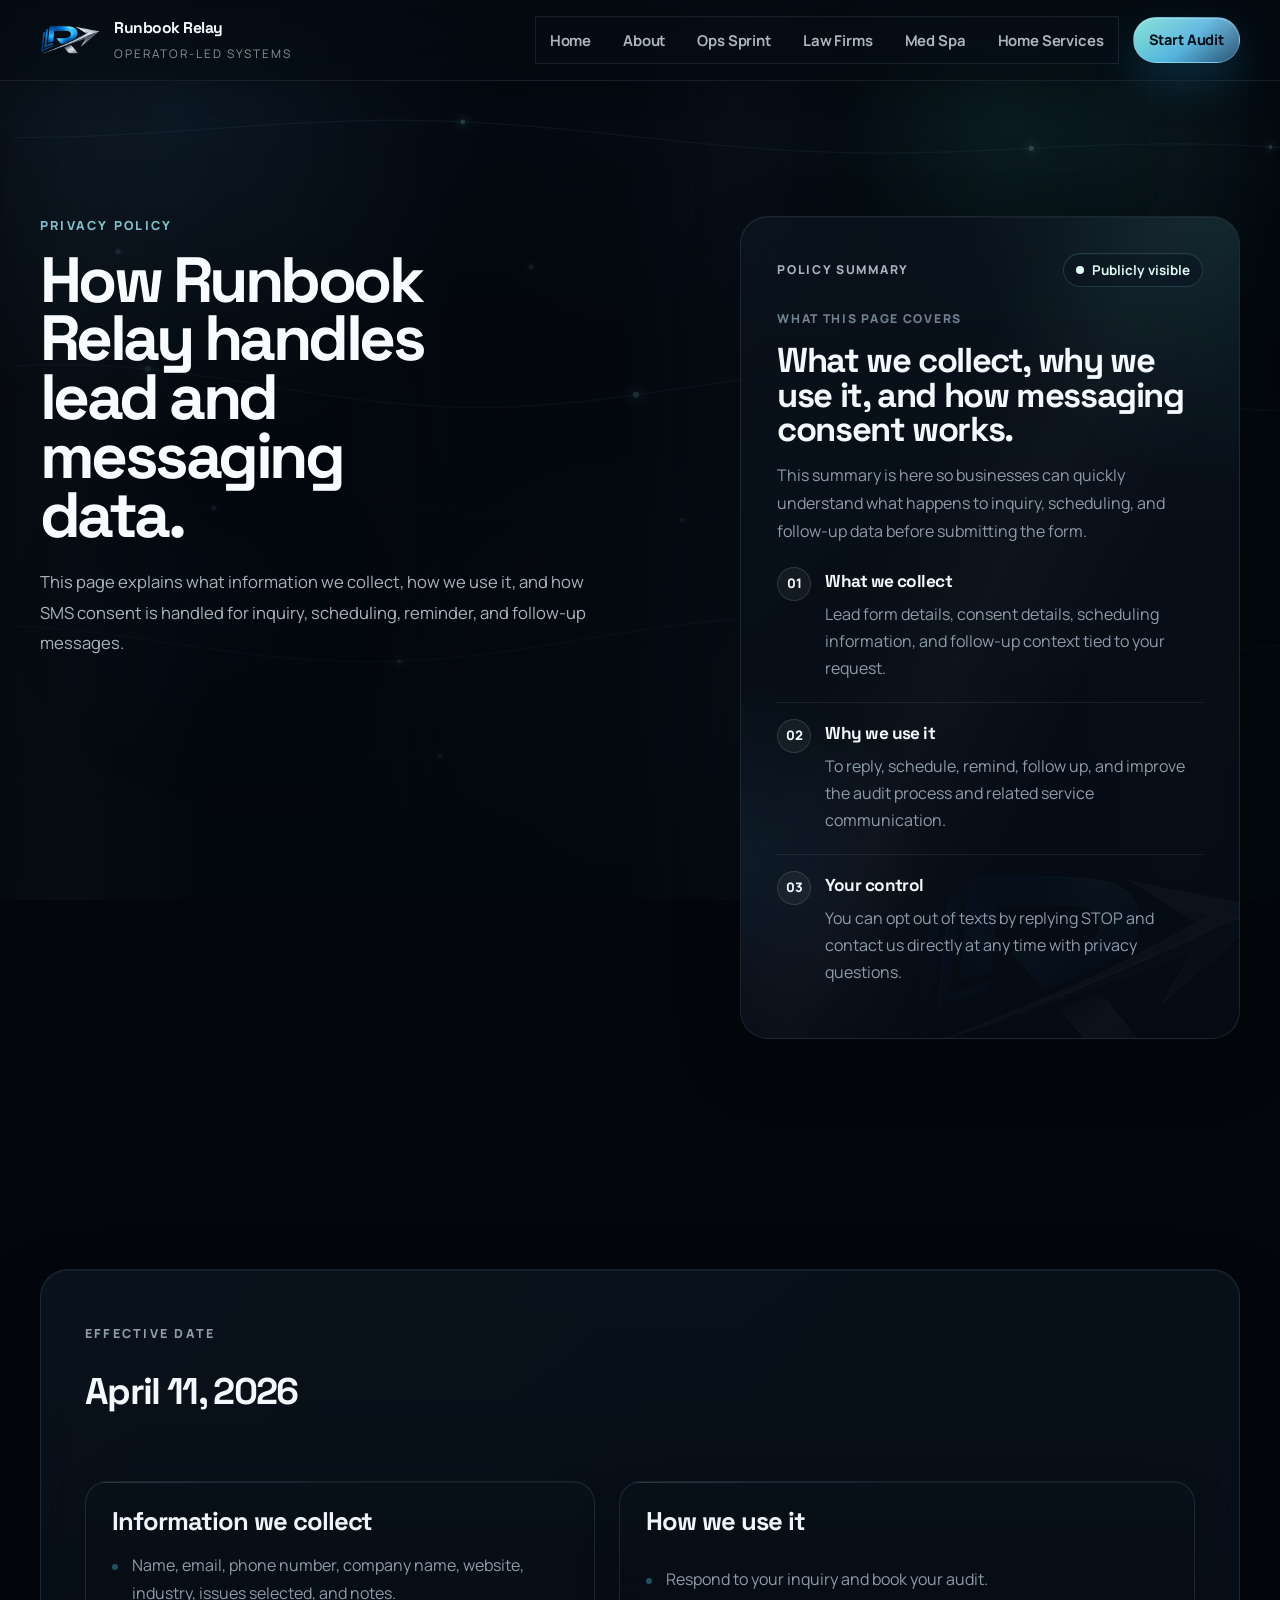
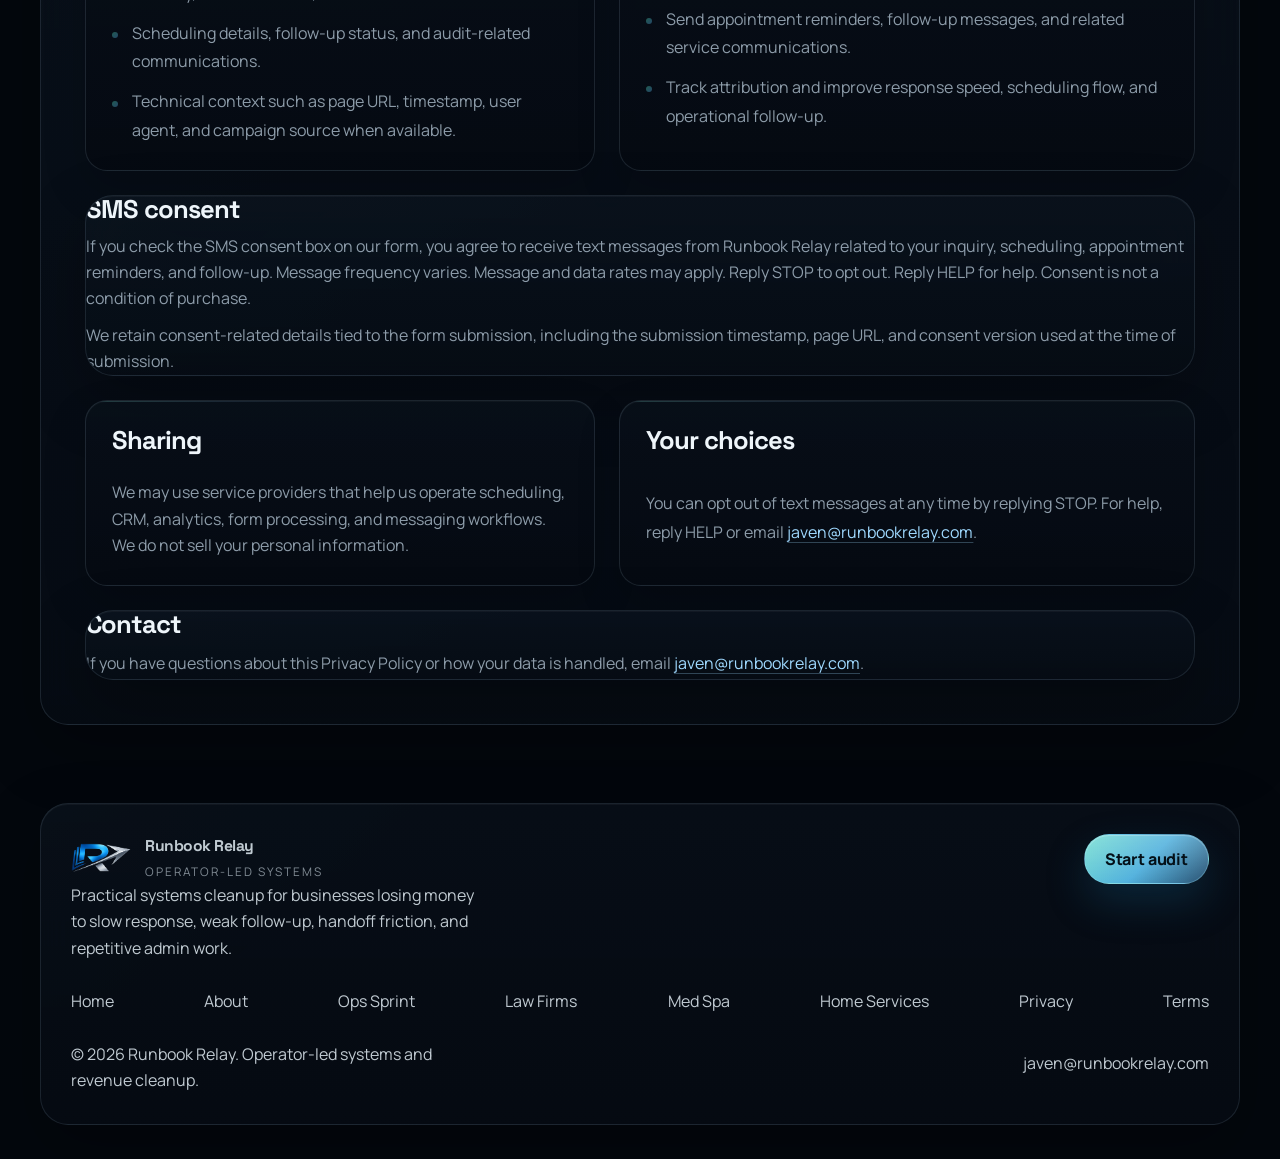
<file: privacy/index.html>
<!doctype html>
<html lang="en">
  <head>
    <meta charset="UTF-8" />
    <meta name="viewport" content="width=device-width, initial-scale=1.0" />
    <title>Privacy Policy | Runbook Relay</title>
    <meta
      name="description"
      content="Privacy Policy for Runbook Relay, including lead form data handling and SMS consent disclosures."
    />
    <meta name="theme-color" content="#071019" />
    <link rel="icon" type="image/png" sizes="16x16" href="/favicon-16x16.png?v=20260411b" />
    <link rel="icon" type="image/png" sizes="32x32" href="/favicon-32x32.png?v=20260411b" />
    <link rel="shortcut icon" href="/favicon-32x32.png?v=20260411b" />
    <link rel="apple-touch-icon" sizes="180x180" href="/apple-touch-icon.png?v=20260411b" />
    <link rel="preload" href="../assets/fonts/manrope-latin.woff2?v=20260409i" as="font" type="font/woff2" crossorigin />
    <link rel="preload" href="../assets/fonts/space-grotesk-latin.woff2?v=20260409i" as="font" type="font/woff2" crossorigin />
    <link rel="canonical" href="https://runbookrelay.com/privacy/" />
    <link rel="stylesheet" href="../assets/styles.css?v=20260411v" />
    <script>
      window.RUNBOOK_RELAY_CONFIG = {
        siteUrl: "https://runbookrelay.com",
        businessName: "Runbook Relay",
        calendlyUrl: "https://calendly.com/javencin/20minopsaudit",
        thankYouPath: "/thank-you/",
        leadStorageKey: "rr_audit_lead",
        leadCaptureWebhook: "https://hooks.zapier.com/hooks/catch/27178698/u7gpaa4/",
        analytics: {
          ga4MeasurementId: "G-ZFQPBPZYZ7",
          posthogApiKey: "phc_rrYJ2yyNMwe4WhzRrTYmtsVxXaX8k3vsYy4yq6fLLn9N",
          posthogApiHost: "https://us.i.posthog.com",
          clarityProjectId: "w8wxphs466",
          debug: false
        }
      };
    </script>
    <script src="../assets/analytics.js?v=20260409i" defer></script>
    <script src="../assets/app.js?v=20260411i" defer></script>
  </head>
  <body class="route-privacy">
    <header class="site-header is-scrolled" data-site-header>
      <div class="shell site-header-inner">
        <a class="brand" href="../" aria-label="Runbook Relay home">
          <span class="brand-mark" aria-hidden="true"></span>
          <span class="brand-copy">
            <strong>Runbook Relay</strong>
            <span>Operator-led systems</span>
          </span>
        </a>
        <div class="nav-shell">
          <nav class="site-nav" aria-label="Primary" data-nav-menu>
            <div class="nav-links">
              <a href="../" data-route="/">Home</a>
              <a href="../about/" data-route="/about">About</a>
              <a href="../ops/" data-route="/ops">Ops Sprint</a>
              <a href="../law-firms/" data-route="/law-firms">Law Firms</a>
              <a href="../med-spa/" data-route="/med-spa">Med Spa</a>
              <a href="../home-services/" data-route="/home-services">Home Services</a>
            </div>
          </nav>
          <div class="header-actions">
              <a class="button button-small button-primary" href="../#audit-form">Start Audit</a>
            </div>
          <button class="nav-toggle" type="button" aria-expanded="false" aria-label="Toggle navigation" data-nav-toggle>
            <span></span>
          </button>
        </div>
      </div>
    </header>

    <main>
      <section class="page-hero">
        <div class="shell page-hero-grid">
          <div class="page-hero-copy" data-reveal>
            <p class="eyebrow">Privacy Policy</p>
            <h1 class="page-hero-title">How Runbook Relay handles lead and messaging data.</h1>
            <p class="page-hero-lead">
              This page explains what information we collect, how we use it, and how SMS consent is handled for inquiry, scheduling, reminder, and follow-up messages.
            </p>
          </div>
          <div class="page-hero-visual" data-reveal>
            <div class="systems-board">
              <div class="systems-top">
                <span class="visual-label">Policy summary</span>
                <span class="systems-status">Publicly visible</span>
              </div>
              <div class="systems-summary">
                <span class="systems-caption">What this page covers</span>
                <h2>What we collect, why we use it, and how messaging consent works.</h2>
                <p>
                  This summary is here so businesses can quickly understand what happens to inquiry,
                  scheduling, and follow-up data before submitting the form.
                </p>
              </div>
              <div class="systems-rail">
                <article class="systems-rail-item">
                  <span class="rail-index">01</span>
                  <div>
                    <strong>What we collect</strong>
                    <p>Lead form details, consent details, scheduling information, and follow-up context tied to your request.</p>
                  </div>
                </article>
                <article class="systems-rail-item">
                  <span class="rail-index">02</span>
                  <div>
                    <strong>Why we use it</strong>
                    <p>To reply, schedule, remind, follow up, and improve the audit process and related service communication.</p>
                  </div>
                </article>
                <article class="systems-rail-item">
                  <span class="rail-index">03</span>
                  <div>
                    <strong>Your control</strong>
                    <p>You can opt out of texts by replying STOP and contact us directly at any time with privacy questions.</p>
                  </div>
                </article>
              </div>
            </div>
          </div>
        </div>
      </section>

      <section class="section">
        <div class="shell">
          <div class="surface surface-stack" data-reveal>
            <div class="section-header compact">
              <p class="eyebrow">Effective Date</p>
              <h2 class="section-title">April 11, 2026</h2>
            </div>
            <div class="grid-2">
              <article class="service-card">
                <h3 class="card-title">Information we collect</h3>
                <ul class="list-tight">
                  <li>Name, email, phone number, company name, website, industry, issues selected, and notes.</li>
                  <li>Scheduling details, follow-up status, and audit-related communications.</li>
                  <li>Technical context such as page URL, timestamp, user agent, and campaign source when available.</li>
                </ul>
              </article>
              <article class="service-card">
                <h3 class="card-title">How we use it</h3>
                <ul class="list-tight">
                  <li>Respond to your inquiry and book your audit.</li>
                  <li>Send appointment reminders, follow-up messages, and related service communications.</li>
                  <li>Track attribution and improve response speed, scheduling flow, and operational follow-up.</li>
                </ul>
              </article>
            </div>
            <article class="feature-panel">
              <h3 class="card-title">SMS consent</h3>
              <p>
                If you check the SMS consent box on our form, you agree to receive text messages from Runbook Relay related to your inquiry, scheduling, appointment reminders, and follow-up. Message frequency varies. Message and data rates may apply. Reply STOP to opt out. Reply HELP for help. Consent is not a condition of purchase.
              </p>
              <p>
                We retain consent-related details tied to the form submission, including the submission timestamp, page URL, and consent version used at the time of submission.
              </p>
            </article>
            <div class="grid-2">
              <article class="service-card">
                <h3 class="card-title">Sharing</h3>
                <p>
                  We may use service providers that help us operate scheduling, CRM, analytics, form processing, and messaging workflows. We do not sell your personal information.
                </p>
              </article>
              <article class="service-card">
                <h3 class="card-title">Your choices</h3>
                <p>
                  You can opt out of text messages at any time by replying STOP. For help, reply HELP or email <a href="mailto:javen@runbookrelay.com">javen@runbookrelay.com</a>.
                </p>
              </article>
            </div>
            <article class="feature-panel">
              <h3 class="card-title">Contact</h3>
              <p>
                If you have questions about this Privacy Policy or how your data is handled, email
                <a href="mailto:javen@runbookrelay.com">javen@runbookrelay.com</a>.
              </p>
            </article>
          </div>
        </div>
      </section>
    </main>

    <footer class="footer">
      <div class="shell footer-shell">
        <div class="footer-top">
          <div>
            <a class="brand" href="../" aria-label="Runbook Relay home">
              <span class="brand-mark" aria-hidden="true"></span>
              <span class="brand-copy">
                <strong>Runbook Relay</strong>
                <span>Operator-led systems</span>
              </span>
            </a>
            <p class="footer-copy">
              Practical systems cleanup for businesses losing money to slow response, weak follow-up, handoff friction, and repetitive admin work.
            </p>
          </div>
          <a class="button button-primary" href="../#audit-form">Start audit</a>
        </div>
        <div class="footer-links">
          <a href="../">Home</a>
          <a href="../about/">About</a>
          <a href="../ops/">Ops Sprint</a>
          <a href="../law-firms/">Law Firms</a>
          <a href="../med-spa/">Med Spa</a>
          <a href="../home-services/">Home Services</a>
          <a href="../privacy/">Privacy</a>
          <a href="../terms/">Terms</a>
        </div>
        <div class="footer-bottom">
          <span class="footer-copy">&copy; <span id="footer-year"></span> Runbook Relay. Operator-led systems and revenue cleanup.</span>
          <a href="mailto:javen@runbookrelay.com">javen@runbookrelay.com</a>
        </div>
      </div>
    </footer>
  </body>
</html>
</file>
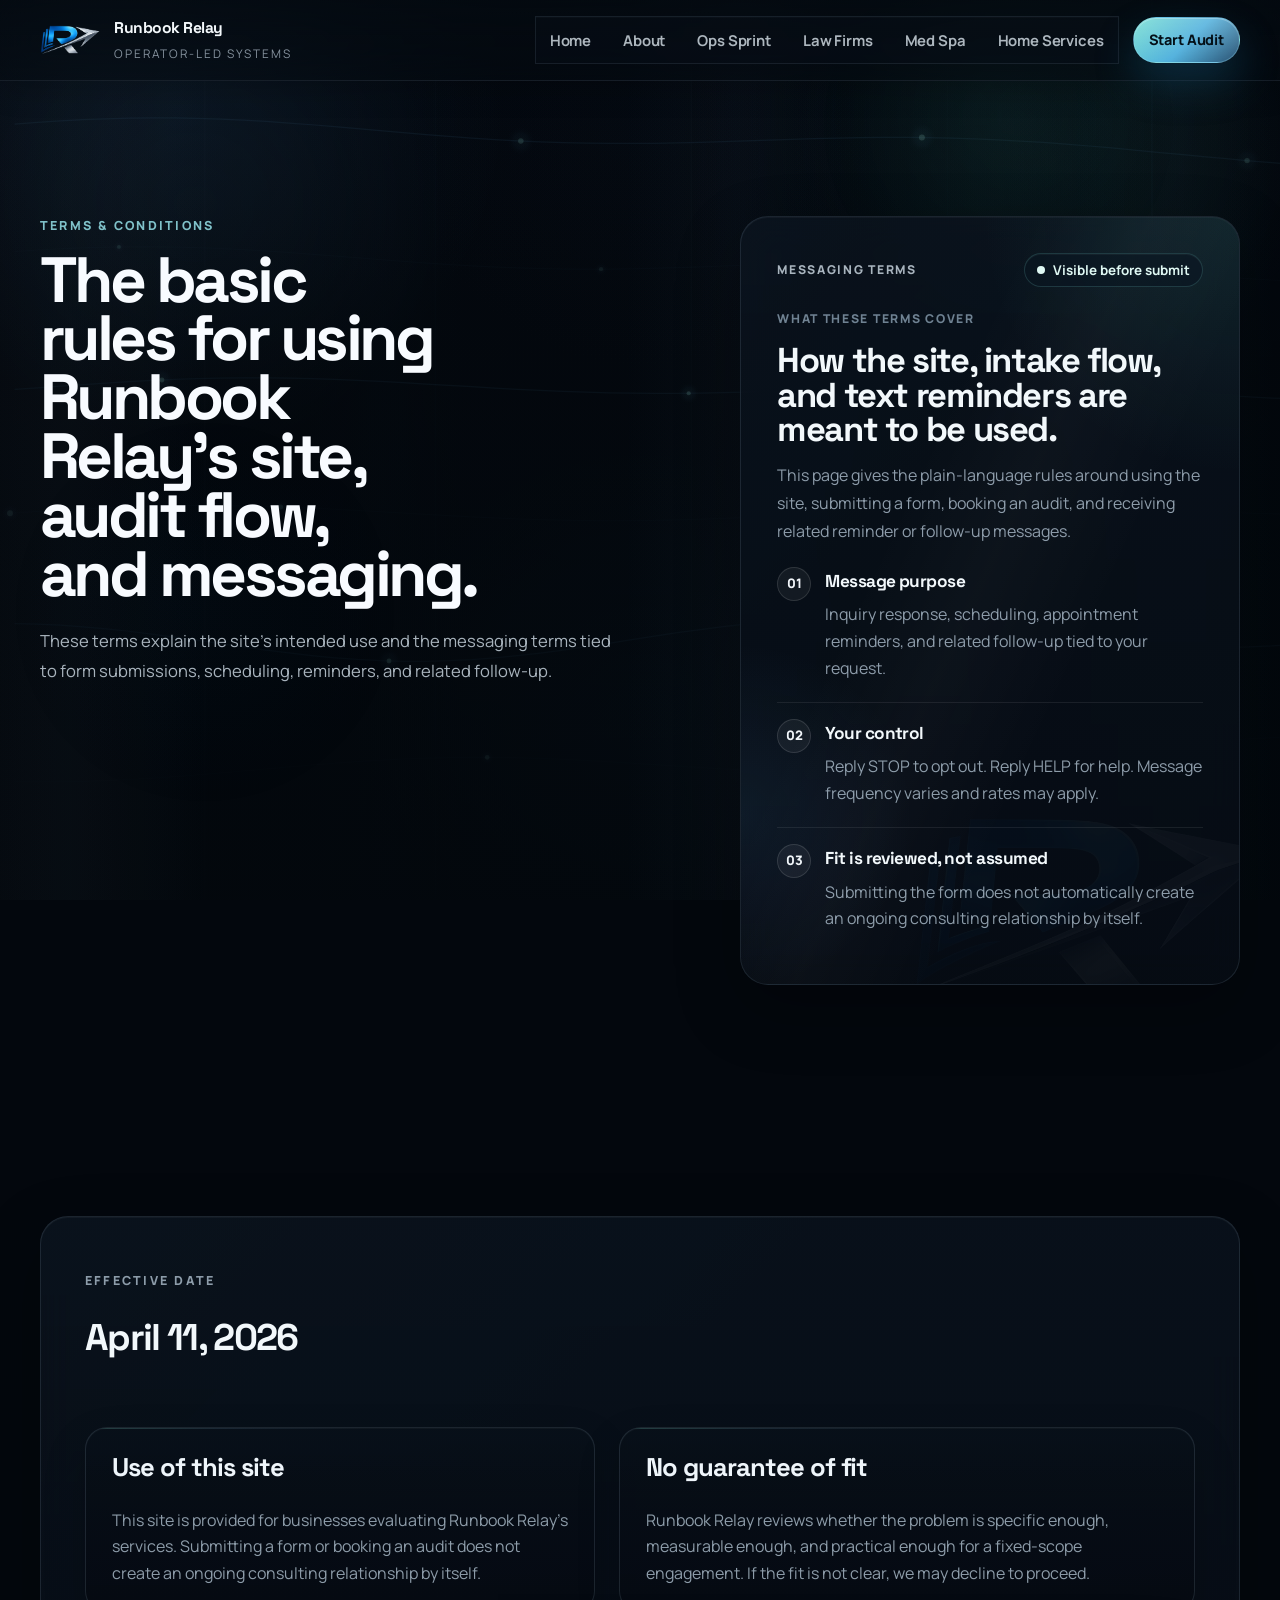
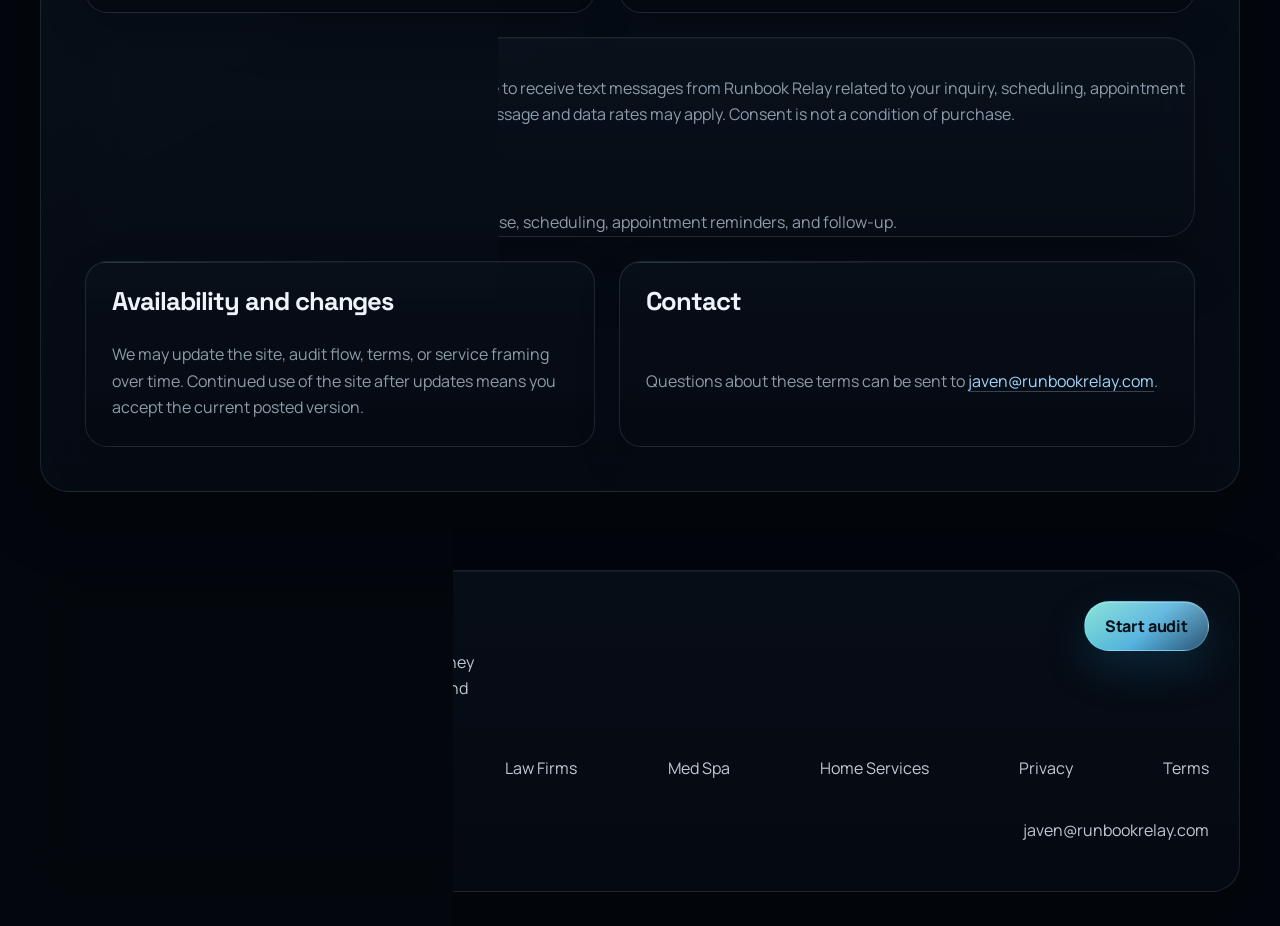
<file: terms/index.html>
<!doctype html>
<html lang="en">
  <head>
    <meta charset="UTF-8" />
    <meta name="viewport" content="width=device-width, initial-scale=1.0" />
    <title>Terms &amp; Conditions | Runbook Relay</title>
    <meta
      name="description"
      content="Terms & Conditions for Runbook Relay, including messaging terms for inquiry, scheduling, reminders, and follow-up."
    />
    <meta name="theme-color" content="#071019" />
    <link rel="icon" type="image/png" sizes="16x16" href="/favicon-16x16.png?v=20260411b" />
    <link rel="icon" type="image/png" sizes="32x32" href="/favicon-32x32.png?v=20260411b" />
    <link rel="shortcut icon" href="/favicon-32x32.png?v=20260411b" />
    <link rel="apple-touch-icon" sizes="180x180" href="/apple-touch-icon.png?v=20260411b" />
    <link rel="preload" href="../assets/fonts/manrope-latin.woff2?v=20260409i" as="font" type="font/woff2" crossorigin />
    <link rel="preload" href="../assets/fonts/space-grotesk-latin.woff2?v=20260409i" as="font" type="font/woff2" crossorigin />
    <link rel="canonical" href="https://runbookrelay.com/terms/" />
    <link rel="stylesheet" href="../assets/styles.css?v=20260411v" />
    <script>
      window.RUNBOOK_RELAY_CONFIG = {
        siteUrl: "https://runbookrelay.com",
        businessName: "Runbook Relay",
        calendlyUrl: "https://calendly.com/javencin/20minopsaudit",
        thankYouPath: "/thank-you/",
        leadStorageKey: "rr_audit_lead",
        leadCaptureWebhook: "https://hooks.zapier.com/hooks/catch/27178698/u7gpaa4/",
        analytics: {
          ga4MeasurementId: "G-ZFQPBPZYZ7",
          posthogApiKey: "phc_rrYJ2yyNMwe4WhzRrTYmtsVxXaX8k3vsYy4yq6fLLn9N",
          posthogApiHost: "https://us.i.posthog.com",
          clarityProjectId: "w8wxphs466",
          debug: false
        }
      };
    </script>
    <script src="../assets/analytics.js?v=20260409i" defer></script>
    <script src="../assets/app.js?v=20260411i" defer></script>
  </head>
  <body class="route-terms">
    <header class="site-header is-scrolled" data-site-header>
      <div class="shell site-header-inner">
        <a class="brand" href="../" aria-label="Runbook Relay home">
          <span class="brand-mark" aria-hidden="true"></span>
          <span class="brand-copy">
            <strong>Runbook Relay</strong>
            <span>Operator-led systems</span>
          </span>
        </a>
        <div class="nav-shell">
          <nav class="site-nav" aria-label="Primary" data-nav-menu>
            <div class="nav-links">
              <a href="../" data-route="/">Home</a>
              <a href="../about/" data-route="/about">About</a>
              <a href="../ops/" data-route="/ops">Ops Sprint</a>
              <a href="../law-firms/" data-route="/law-firms">Law Firms</a>
              <a href="../med-spa/" data-route="/med-spa">Med Spa</a>
              <a href="../home-services/" data-route="/home-services">Home Services</a>
            </div>
          </nav>
          <div class="header-actions">
              <a class="button button-small button-primary" href="../#audit-form">Start Audit</a>
            </div>
          <button class="nav-toggle" type="button" aria-expanded="false" aria-label="Toggle navigation" data-nav-toggle>
            <span></span>
          </button>
        </div>
      </div>
    </header>

    <main>
      <section class="page-hero">
        <div class="shell page-hero-grid">
          <div class="page-hero-copy" data-reveal>
            <p class="eyebrow">Terms &amp; Conditions</p>
            <h1 class="page-hero-title">The basic rules for using Runbook Relay's site, audit flow, and messaging.</h1>
            <p class="page-hero-lead">
              These terms explain the site's intended use and the messaging terms tied to form submissions, scheduling, reminders, and related follow-up.
            </p>
          </div>
          <div class="page-hero-visual" data-reveal>
            <div class="systems-board">
              <div class="systems-top">
                <span class="visual-label">Messaging terms</span>
                <span class="systems-status">Visible before submit</span>
              </div>
              <div class="systems-summary">
                <span class="systems-caption">What these terms cover</span>
                <h2>How the site, intake flow, and text reminders are meant to be used.</h2>
                <p>
                  This page gives the plain-language rules around using the site, submitting a form,
                  booking an audit, and receiving related reminder or follow-up messages.
                </p>
              </div>
              <div class="systems-rail">
                <article class="systems-rail-item">
                  <span class="rail-index">01</span>
                  <div>
                    <strong>Message purpose</strong>
                    <p>Inquiry response, scheduling, appointment reminders, and related follow-up tied to your request.</p>
                  </div>
                </article>
                <article class="systems-rail-item">
                  <span class="rail-index">02</span>
                  <div>
                    <strong>Your control</strong>
                    <p>Reply STOP to opt out. Reply HELP for help. Message frequency varies and rates may apply.</p>
                  </div>
                </article>
                <article class="systems-rail-item">
                  <span class="rail-index">03</span>
                  <div>
                    <strong>Fit is reviewed, not assumed</strong>
                    <p>Submitting the form does not automatically create an ongoing consulting relationship by itself.</p>
                  </div>
                </article>
              </div>
            </div>
          </div>
        </div>
      </section>

      <section class="section">
        <div class="shell">
          <div class="surface surface-stack" data-reveal>
            <div class="section-header compact">
              <p class="eyebrow">Effective Date</p>
              <h2 class="section-title">April 11, 2026</h2>
            </div>
            <div class="grid-2">
              <article class="service-card">
                <h3 class="card-title">Use of this site</h3>
                <p>
                  This site is provided for businesses evaluating Runbook Relay's services. Submitting a form or booking an audit does not create an ongoing consulting relationship by itself.
                </p>
              </article>
              <article class="service-card">
                <h3 class="card-title">No guarantee of fit</h3>
                <p>
                  Runbook Relay reviews whether the problem is specific enough, measurable enough, and practical enough for a fixed-scope engagement. If the fit is not clear, we may decline to proceed.
                </p>
              </article>
            </div>
            <article class="feature-panel">
              <h3 class="card-title">SMS Terms</h3>
              <p>
                By checking the SMS consent box on our form, you agree to receive text messages from Runbook Relay related to your inquiry, scheduling, appointment reminders, and follow-up. Message frequency varies. Message and data rates may apply. Consent is not a condition of purchase.
              </p>
              <ul class="list-tight">
                <li>Reply STOP to opt out.</li>
                <li>Reply HELP for help.</li>
                <li>Supported message categories include inquiry response, scheduling, appointment reminders, and follow-up.</li>
              </ul>
            </article>
            <div class="grid-2">
              <article class="service-card">
                <h3 class="card-title">Availability and changes</h3>
                <p>
                  We may update the site, audit flow, terms, or service framing over time. Continued use of the site after updates means you accept the current posted version.
                </p>
              </article>
              <article class="service-card">
                <h3 class="card-title">Contact</h3>
                <p>
                  Questions about these terms can be sent to <a href="mailto:javen@runbookrelay.com">javen@runbookrelay.com</a>.
                </p>
              </article>
            </div>
          </div>
        </div>
      </section>
    </main>

    <footer class="footer">
      <div class="shell footer-shell">
        <div class="footer-top">
          <div>
            <a class="brand" href="../" aria-label="Runbook Relay home">
              <span class="brand-mark" aria-hidden="true"></span>
              <span class="brand-copy">
                <strong>Runbook Relay</strong>
                <span>Operator-led systems</span>
              </span>
            </a>
            <p class="footer-copy">
              Practical systems cleanup for businesses losing money to slow response, weak follow-up, handoff friction, and repetitive admin work.
            </p>
          </div>
          <a class="button button-primary" href="../#audit-form">Start audit</a>
        </div>
        <div class="footer-links">
          <a href="../">Home</a>
          <a href="../about/">About</a>
          <a href="../ops/">Ops Sprint</a>
          <a href="../law-firms/">Law Firms</a>
          <a href="../med-spa/">Med Spa</a>
          <a href="../home-services/">Home Services</a>
          <a href="../privacy/">Privacy</a>
          <a href="../terms/">Terms</a>
        </div>
        <div class="footer-bottom">
          <span class="footer-copy">&copy; <span id="footer-year"></span> Runbook Relay. Operator-led systems and revenue cleanup.</span>
          <a href="mailto:javen@runbookrelay.com">javen@runbookrelay.com</a>
        </div>
      </div>
    </footer>
  </body>
</html>
</file>
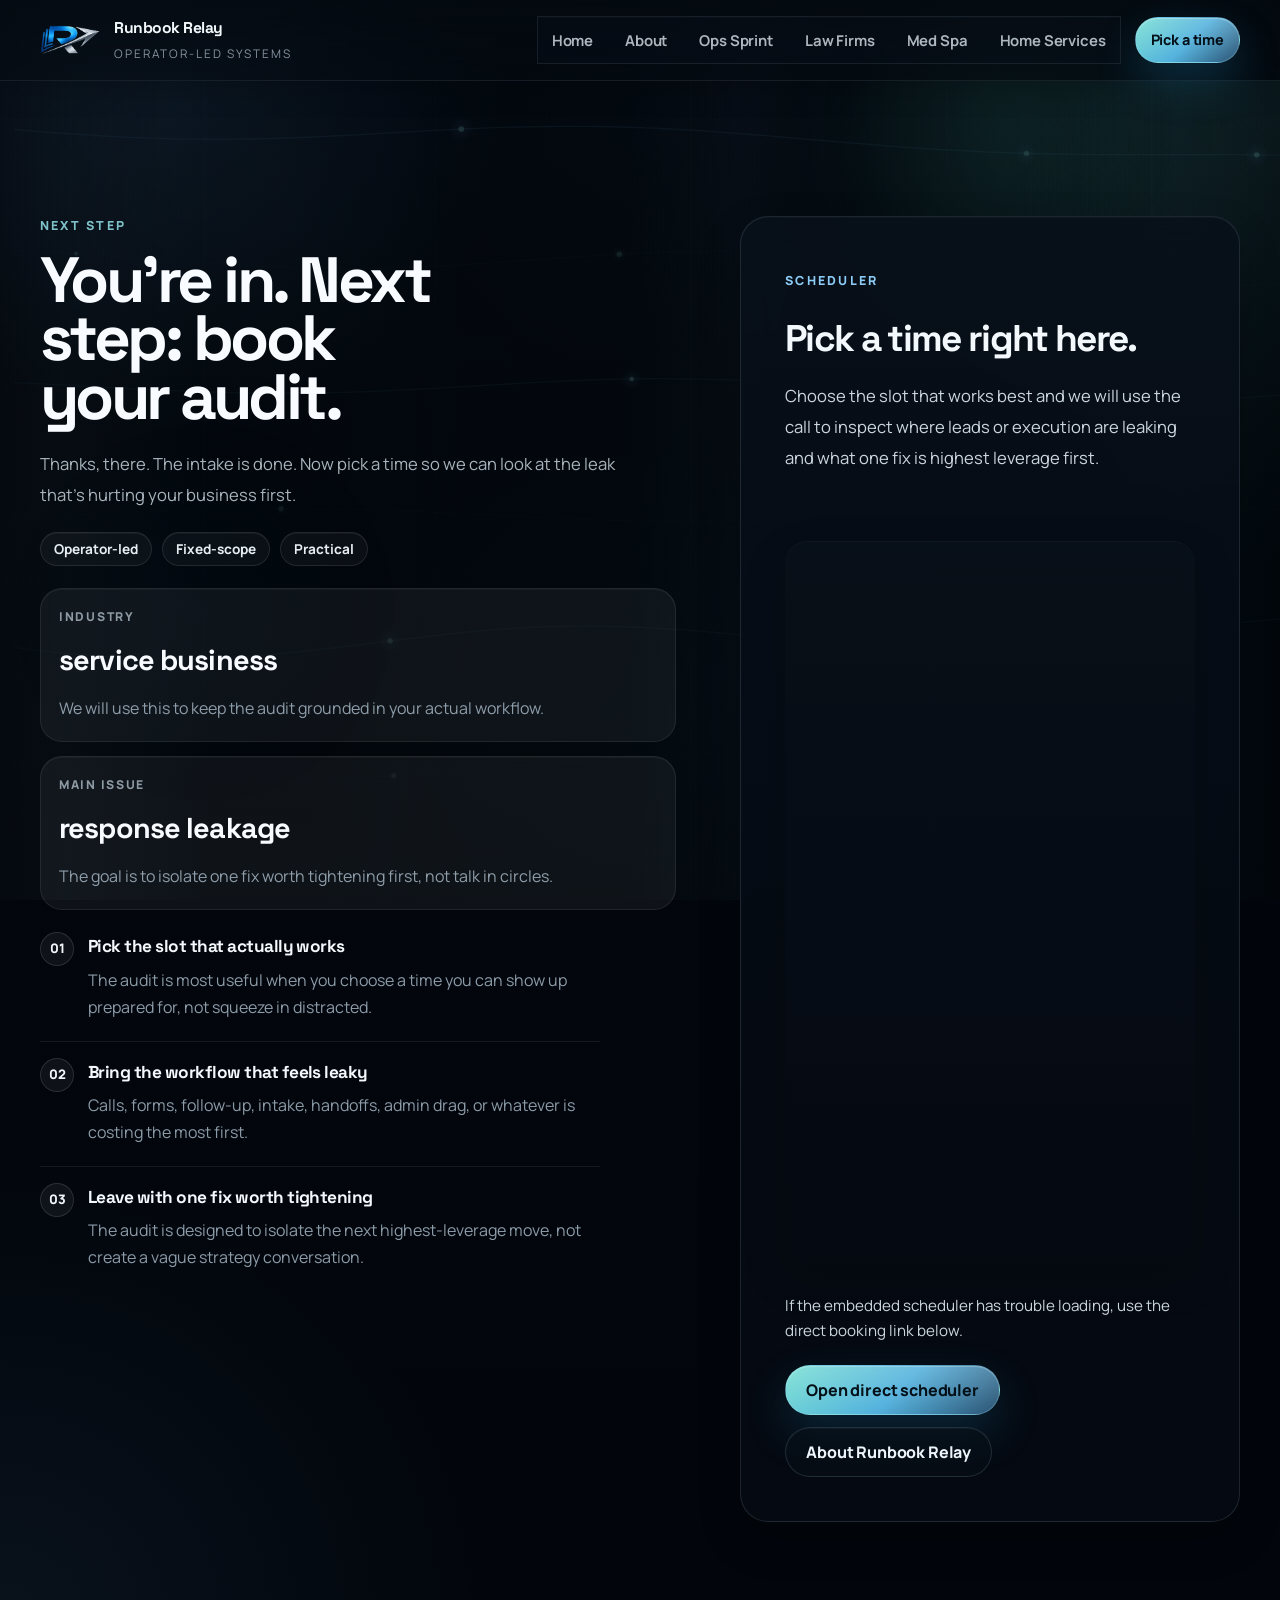
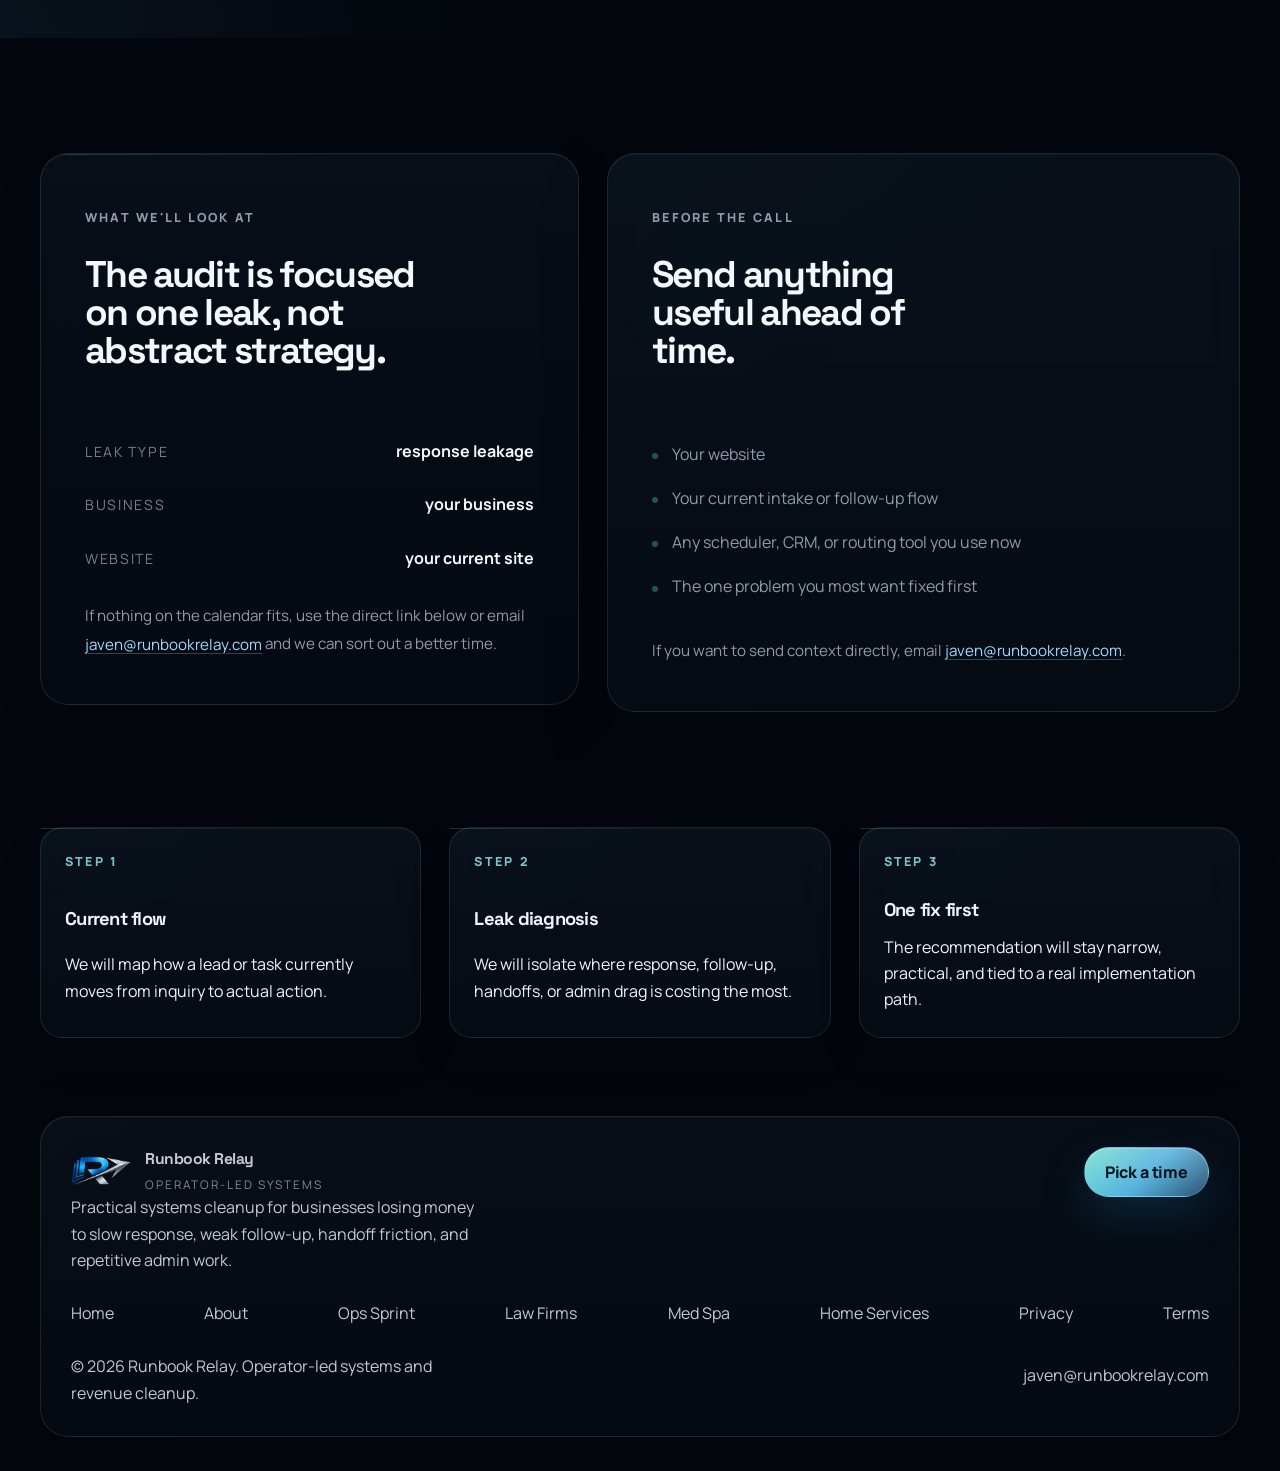
<file: thank-you/index.html>
<!doctype html>
<html lang="en">
  <head>
    <meta charset="UTF-8" />
    <meta name="viewport" content="width=device-width, initial-scale=1.0" />
    <title>Book Your Runbook Relay Audit</title>
    <meta
      name="description"
      content="Book your Runbook Relay audit. Choose a time and send any useful context ahead of the call."
    />
    <meta name="theme-color" content="#071019" />
    <meta property="og:title" content="Book Your Runbook Relay Audit" />
    <meta
      property="og:description"
      content="Thanks for the intake. Next step: book your 20-minute Runbook Relay audit."
    />
    <meta property="og:type" content="website" />
    <meta property="og:url" content="https://runbookrelay.com/thank-you/" />
    <meta name="twitter:card" content="summary_large_image" />
    <meta name="twitter:title" content="Book Your Runbook Relay Audit" />
    <meta
      name="twitter:description"
      content="Next step: pick a time and send any useful workflow context ahead of the audit."
    />
    <link rel="icon" type="image/png" sizes="16x16" href="/favicon-16x16.png?v=20260411b" />
    <link rel="icon" type="image/png" sizes="32x32" href="/favicon-32x32.png?v=20260411b" />
    <link rel="shortcut icon" href="/favicon-32x32.png?v=20260411b" />
    <link rel="apple-touch-icon" sizes="180x180" href="/apple-touch-icon.png?v=20260411b" />
    <link rel="preload" href="../assets/fonts/manrope-latin.woff2?v=20260409i" as="font" type="font/woff2" crossorigin />
    <link rel="preload" href="../assets/fonts/space-grotesk-latin.woff2?v=20260409i" as="font" type="font/woff2" crossorigin />
    <link rel="canonical" href="https://runbookrelay.com/thank-you/" />
    <link rel="stylesheet" href="../assets/styles.css?v=20260411v" />
    <script>
      window.RUNBOOK_RELAY_CONFIG = {
        siteUrl: "https://runbookrelay.com",
        businessName: "Runbook Relay",
        calendlyUrl: "https://calendly.com/javencin/20minopsaudit",
        thankYouPath: "/thank-you/",
        leadStorageKey: "rr_audit_lead",
        leadCaptureWebhook: "https://hooks.zapier.com/hooks/catch/27178698/u7gpaa4/",
        analytics: {
          ga4MeasurementId: "G-ZFQPBPZYZ7",
          posthogApiKey: "phc_rrYJ2yyNMwe4WhzRrTYmtsVxXaX8k3vsYy4yq6fLLn9N",
          posthogApiHost: "https://us.i.posthog.com",
          clarityProjectId: "w8wxphs466",
          debug: false
        }
      };
    </script>
    <script src="../assets/analytics.js?v=20260409i" defer></script>
    <script src="../assets/app.js?v=20260411i" defer></script>
  </head>
  <body class="route-thank-you">
    <header class="site-header" data-site-header>
      <div class="shell site-header-inner">
        <a class="brand" href="../" aria-label="Runbook Relay home">
          <span class="brand-mark" aria-hidden="true"></span>
          <span class="brand-copy">
            <strong>Runbook Relay</strong>
            <span>Operator-led systems</span>
          </span>
        </a>
        <div class="nav-shell">
          <nav class="site-nav" aria-label="Primary" data-nav-menu>
            <div class="nav-links">
              <a href="../" data-route="/">Home</a>
              <a href="../about/" data-route="/about">About</a>
              <a href="../ops/" data-route="/ops">Ops Sprint</a>
              <a href="../law-firms/" data-route="/law-firms">Law Firms</a>
              <a href="../med-spa/" data-route="/med-spa">Med Spa</a>
              <a href="../home-services/" data-route="/home-services">Home Services</a>
            </div>
          </nav>
          <div class="header-actions">
              <a class="button button-small button-primary" href="#scheduler" data-track="cta" data-track-label="thank_you_nav_book_audit">Pick a time</a>
            </div>
          <button class="nav-toggle" type="button" aria-expanded="false" aria-label="Toggle navigation" data-nav-toggle>
            <span></span>
          </button>
        </div>
      </div>
    </header>

    <main>
      <section class="page-hero">
        <div class="shell page-hero-grid">
          <div class="page-hero-copy" data-reveal>
            <p class="eyebrow">Next step</p>
            <h1 class="page-hero-title">You're in. Next step: book your audit.</h1>
            <p class="page-hero-lead">
              Thanks, <span data-lead-name>there</span>. The intake is done. Now pick a time
              so we can look at the leak that's hurting <span data-lead-business>your business</span> first.
            </p>
            <div class="trust-line">
              <span class="trust-chip">Operator-led</span>
              <span class="trust-chip">Fixed-scope</span>
              <span class="trust-chip">Practical</span>
            </div>
            <div class="kpi-strip">
              <article class="metric-card">
                <span>Industry</span>
                <strong data-lead-industry>service business</strong>
                <p>We will use this to keep the audit grounded in your actual workflow.</p>
              </article>
              <article class="metric-card">
                <span>Main issue</span>
                <strong data-lead-issue>response leakage</strong>
                <p>The goal is to isolate one fix worth tightening first, not talk in circles.</p>
              </article>
            </div>
            <div class="systems-rail">
              <article class="systems-rail-item">
                <span class="rail-index">01</span>
                <div>
                  <strong>Pick the slot that actually works</strong>
                  <p>The audit is most useful when you choose a time you can show up prepared for, not squeeze in distracted.</p>
                </div>
              </article>
              <article class="systems-rail-item">
                <span class="rail-index">02</span>
                <div>
                  <strong>Bring the workflow that feels leaky</strong>
                  <p>Calls, forms, follow-up, intake, handoffs, admin drag, or whatever is costing the most first.</p>
                </div>
              </article>
              <article class="systems-rail-item">
                <span class="rail-index">03</span>
                <div>
                  <strong>Leave with one fix worth tightening</strong>
                  <p>The audit is designed to isolate the next highest-leverage move, not create a vague strategy conversation.</p>
                </div>
              </article>
            </div>
          </div>

          <aside class="surface scheduler-panel anchor-offset" data-reveal id="scheduler">
            <div class="section-header compact">
              <p class="eyebrow">Scheduler</p>
              <h2 class="section-title">Pick a time right here.</h2>
              <p class="section-copy">
                Choose the slot that works best and we will use the call to inspect
                where leads or execution are leaking and what one fix is highest leverage first.
              </p>
            </div>
            <iframe class="scheduler-frame" data-calendly-frame title="Runbook Relay audit scheduler"></iframe>
            <p class="scheduler-note">
              If the embedded scheduler has trouble loading, use the direct booking link below.
            </p>
            <div class="scheduler-actions">
              <a class="button button-primary" href="https://calendly.com/javencin/20minopsaudit" data-direct-calendly-link data-track="cta" data-track-label="thank_you_direct_schedule">Open direct scheduler</a>
              <a class="button button-secondary" href="../about/">About Runbook Relay</a>
            </div>
          </aside>
        </div>
      </section>

      <section class="section">
        <div class="shell thank-you-grid">
          <article class="surface-alt summary-panel" data-reveal>
            <div class="section-header compact">
              <p class="eyebrow">What we'll look at</p>
              <h2 class="section-title">The audit is focused on one leak, not abstract strategy.</h2>
            </div>
            <div class="summary-list">
              <div class="summary-item">
                <span>Leak type</span>
                <strong data-lead-issue>response leakage</strong>
              </div>
              <div class="summary-item">
                <span>Business</span>
                <strong data-lead-business>your business</strong>
              </div>
              <div class="summary-item">
                <span>Website</span>
                <strong data-lead-website>your current site</strong>
              </div>
            </div>
            <p class="inline-note">
              If nothing on the calendar fits, use the direct link below or email
              <a href="mailto:javen@runbookrelay.com">javen@runbookrelay.com</a> and we can sort out a better time.
            </p>
          </article>
          <article class="surface-alt surface-stack" data-reveal>
            <div class="section-header compact">
              <p class="eyebrow">Before the call</p>
              <h2 class="section-title">Send anything useful ahead of time.</h2>
            </div>
            <ul class="list">
              <li>Your website</li>
              <li>Your current intake or follow-up flow</li>
              <li>Any scheduler, CRM, or routing tool you use now</li>
              <li>The one problem you most want fixed first</li>
            </ul>
            <p class="scheduler-note">
              If you want to send context directly, email <a href="mailto:javen@runbookrelay.com">javen@runbookrelay.com</a>.
            </p>
          </article>
        </div>
      </section>

      <section class="section">
        <div class="shell prep-grid" data-reveal>
          <article class="checklist-card">
            <p class="eyebrow">Step 1</p>
            <h3 class="card-title">Current flow</h3>
            <p>We will map how a lead or task currently moves from inquiry to actual action.</p>
          </article>
          <article class="checklist-card">
            <p class="eyebrow">Step 2</p>
            <h3 class="card-title">Leak diagnosis</h3>
            <p>We will isolate where response, follow-up, handoffs, or admin drag is costing the most.</p>
          </article>
          <article class="checklist-card">
            <p class="eyebrow">Step 3</p>
            <h3 class="card-title">One fix first</h3>
            <p>The recommendation will stay narrow, practical, and tied to a real implementation path.</p>
          </article>
        </div>
      </section>
    </main>

    <footer class="footer">
      <div class="shell footer-shell">
        <div class="footer-top">
          <div>
            <a class="brand" href="../" aria-label="Runbook Relay home">
              <span class="brand-mark" aria-hidden="true"></span>
              <span class="brand-copy">
                <strong>Runbook Relay</strong>
                <span>Operator-led systems</span>
              </span>
            </a>
            <p class="footer-copy">
              Practical systems cleanup for businesses losing money to slow response,
              weak follow-up, handoff friction, and repetitive admin work.
            </p>
          </div>
          <a class="button button-primary" href="#scheduler">Pick a time</a>
        </div>
        <div class="footer-links">
          <a href="../">Home</a>
          <a href="../about/">About</a>
          <a href="../ops/">Ops Sprint</a>
          <a href="../law-firms/">Law Firms</a>
          <a href="../med-spa/">Med Spa</a>
          <a href="../home-services/">Home Services</a>
          <a href="../privacy/">Privacy</a>
          <a href="../terms/">Terms</a>
        </div>
        <div class="footer-bottom">
          <span class="footer-copy">&copy; <span id="footer-year"></span> Runbook Relay. Operator-led systems and revenue cleanup.</span>
          <a href="mailto:javen@runbookrelay.com">javen@runbookrelay.com</a>
        </div>
      </div>
    </footer>
  </body>
</html>
</file>
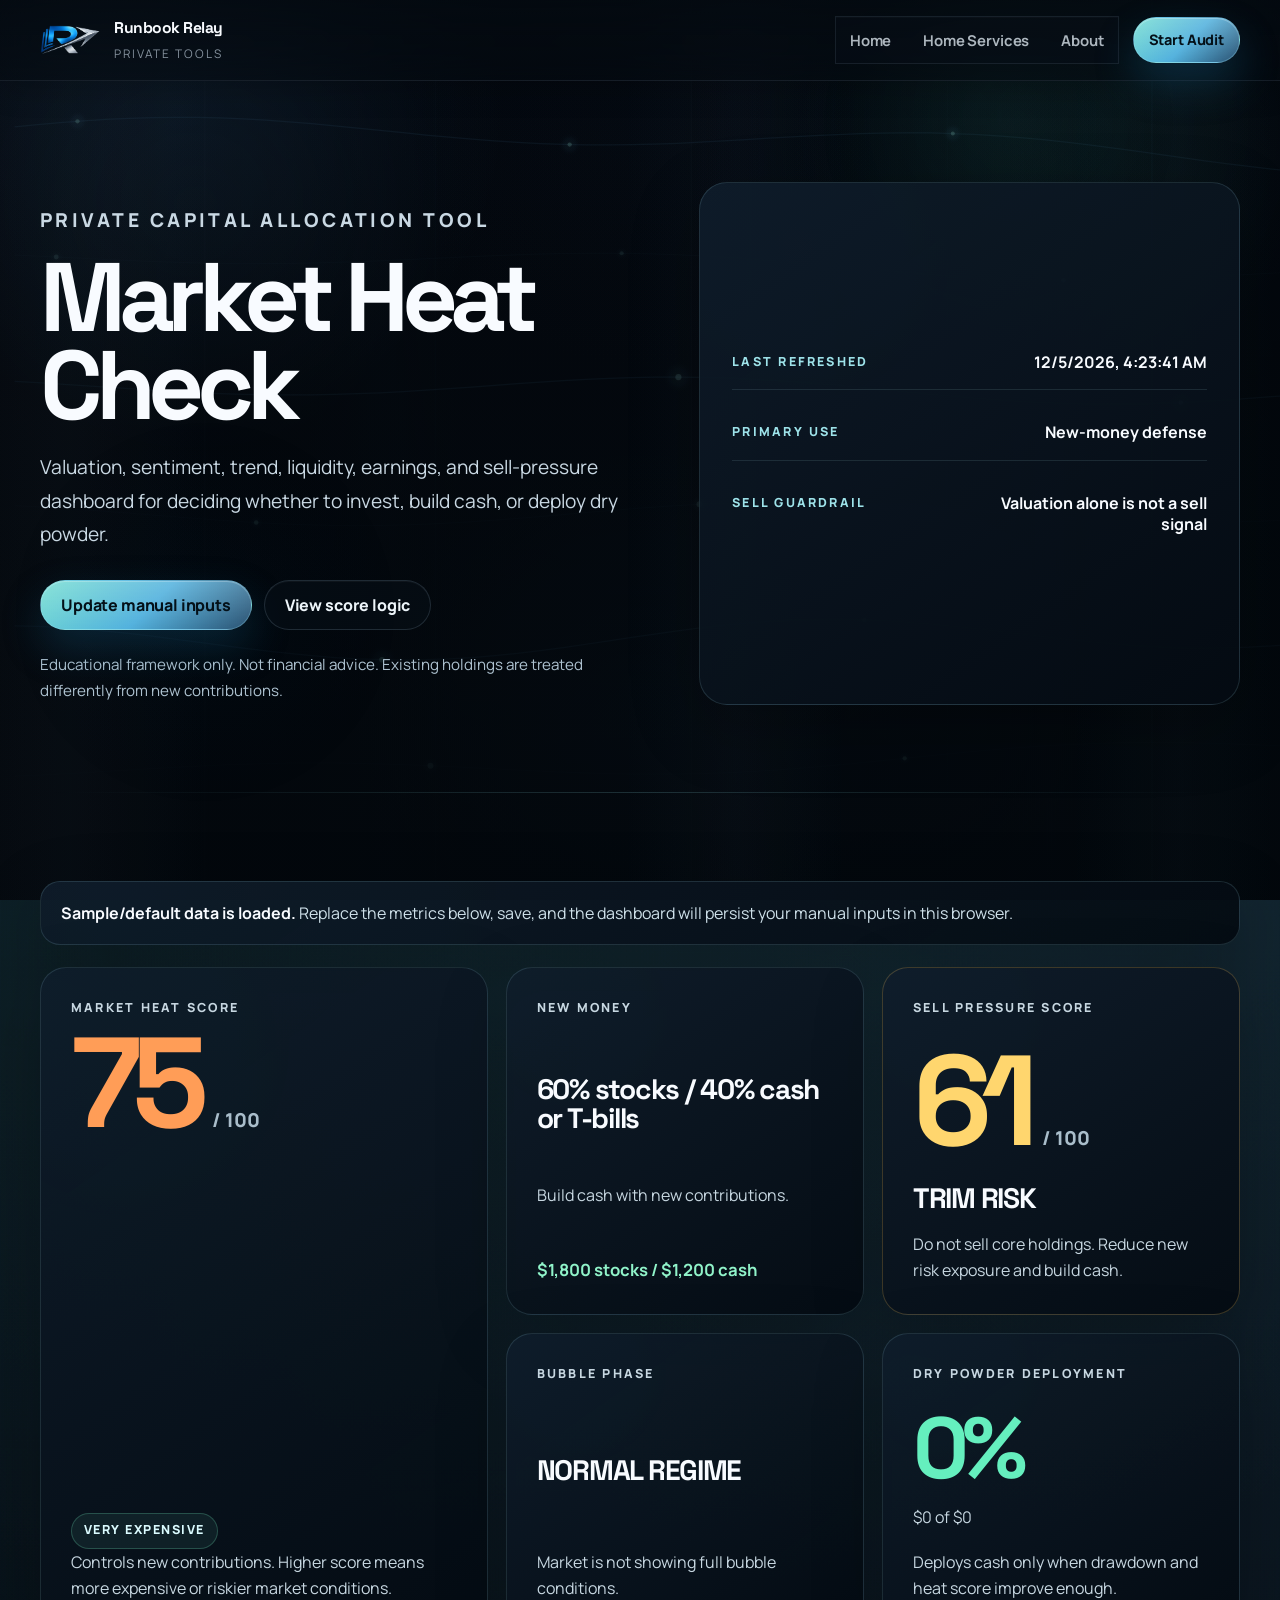
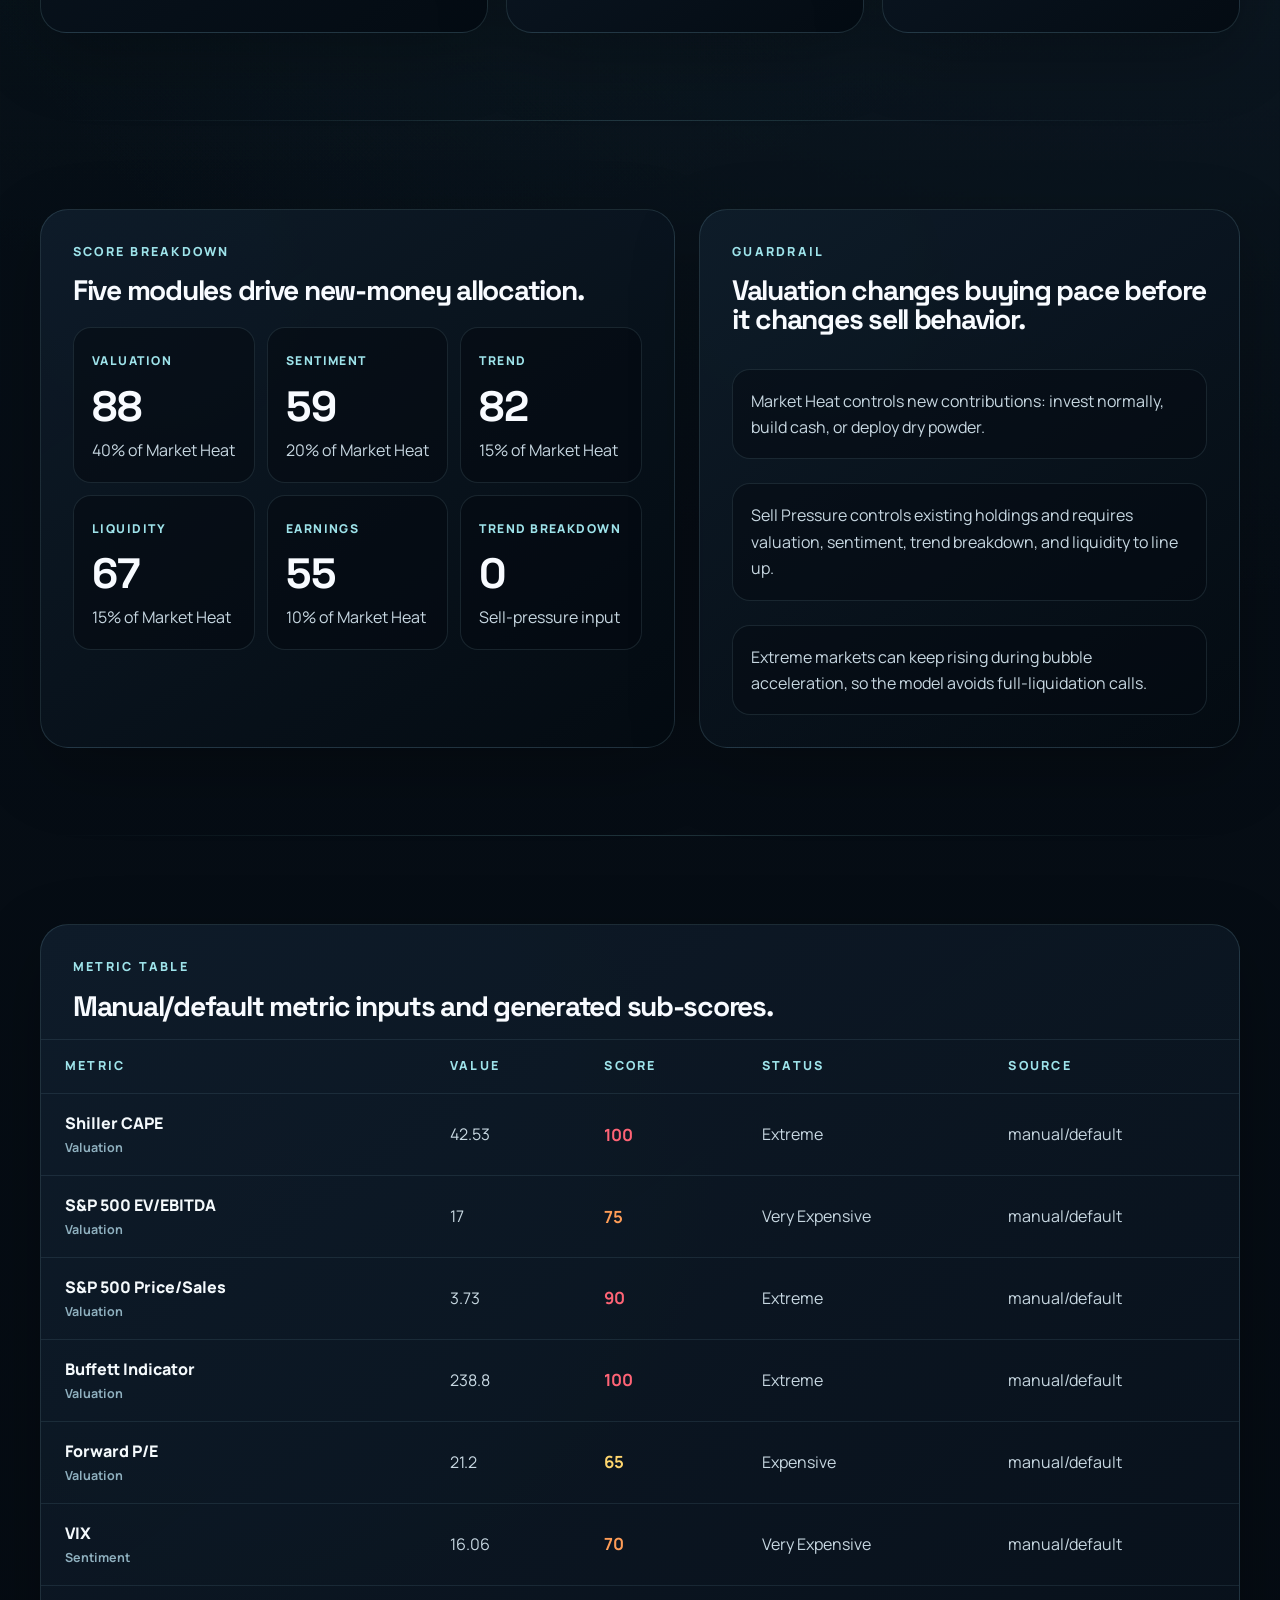
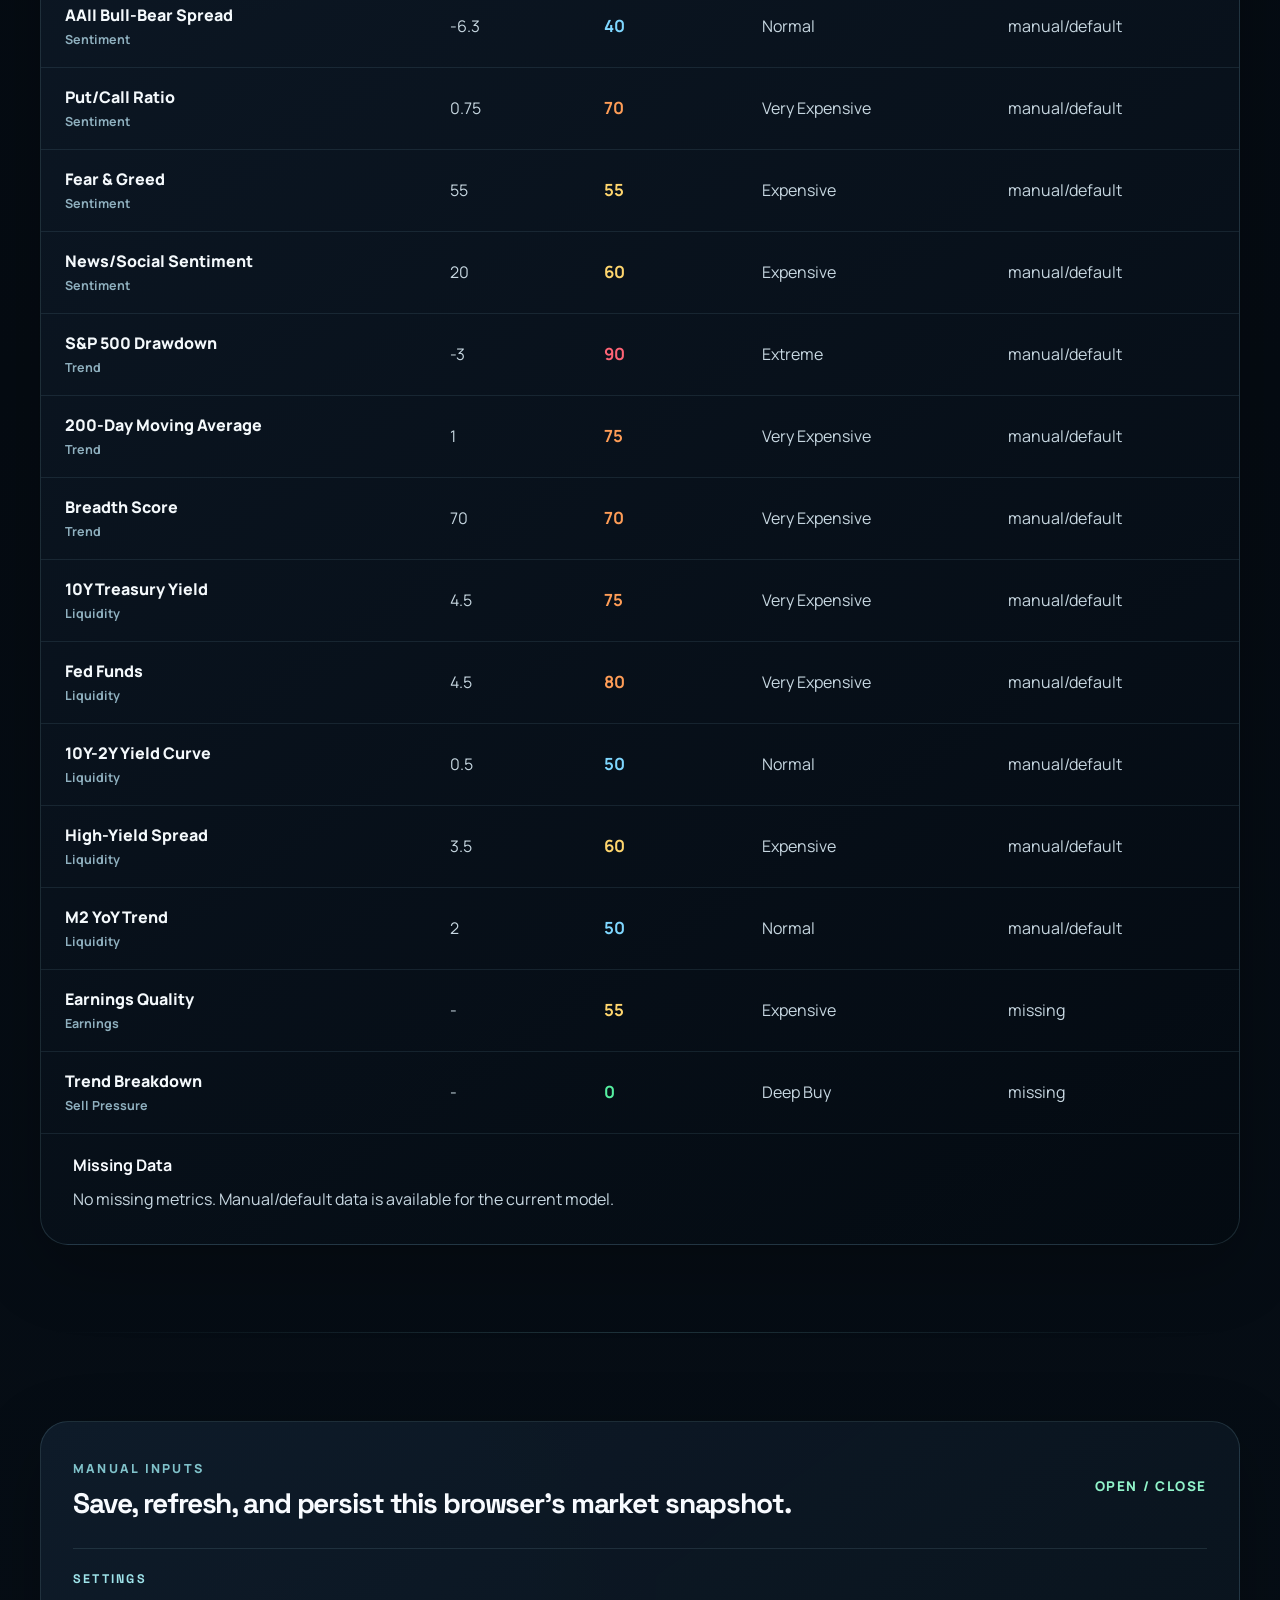
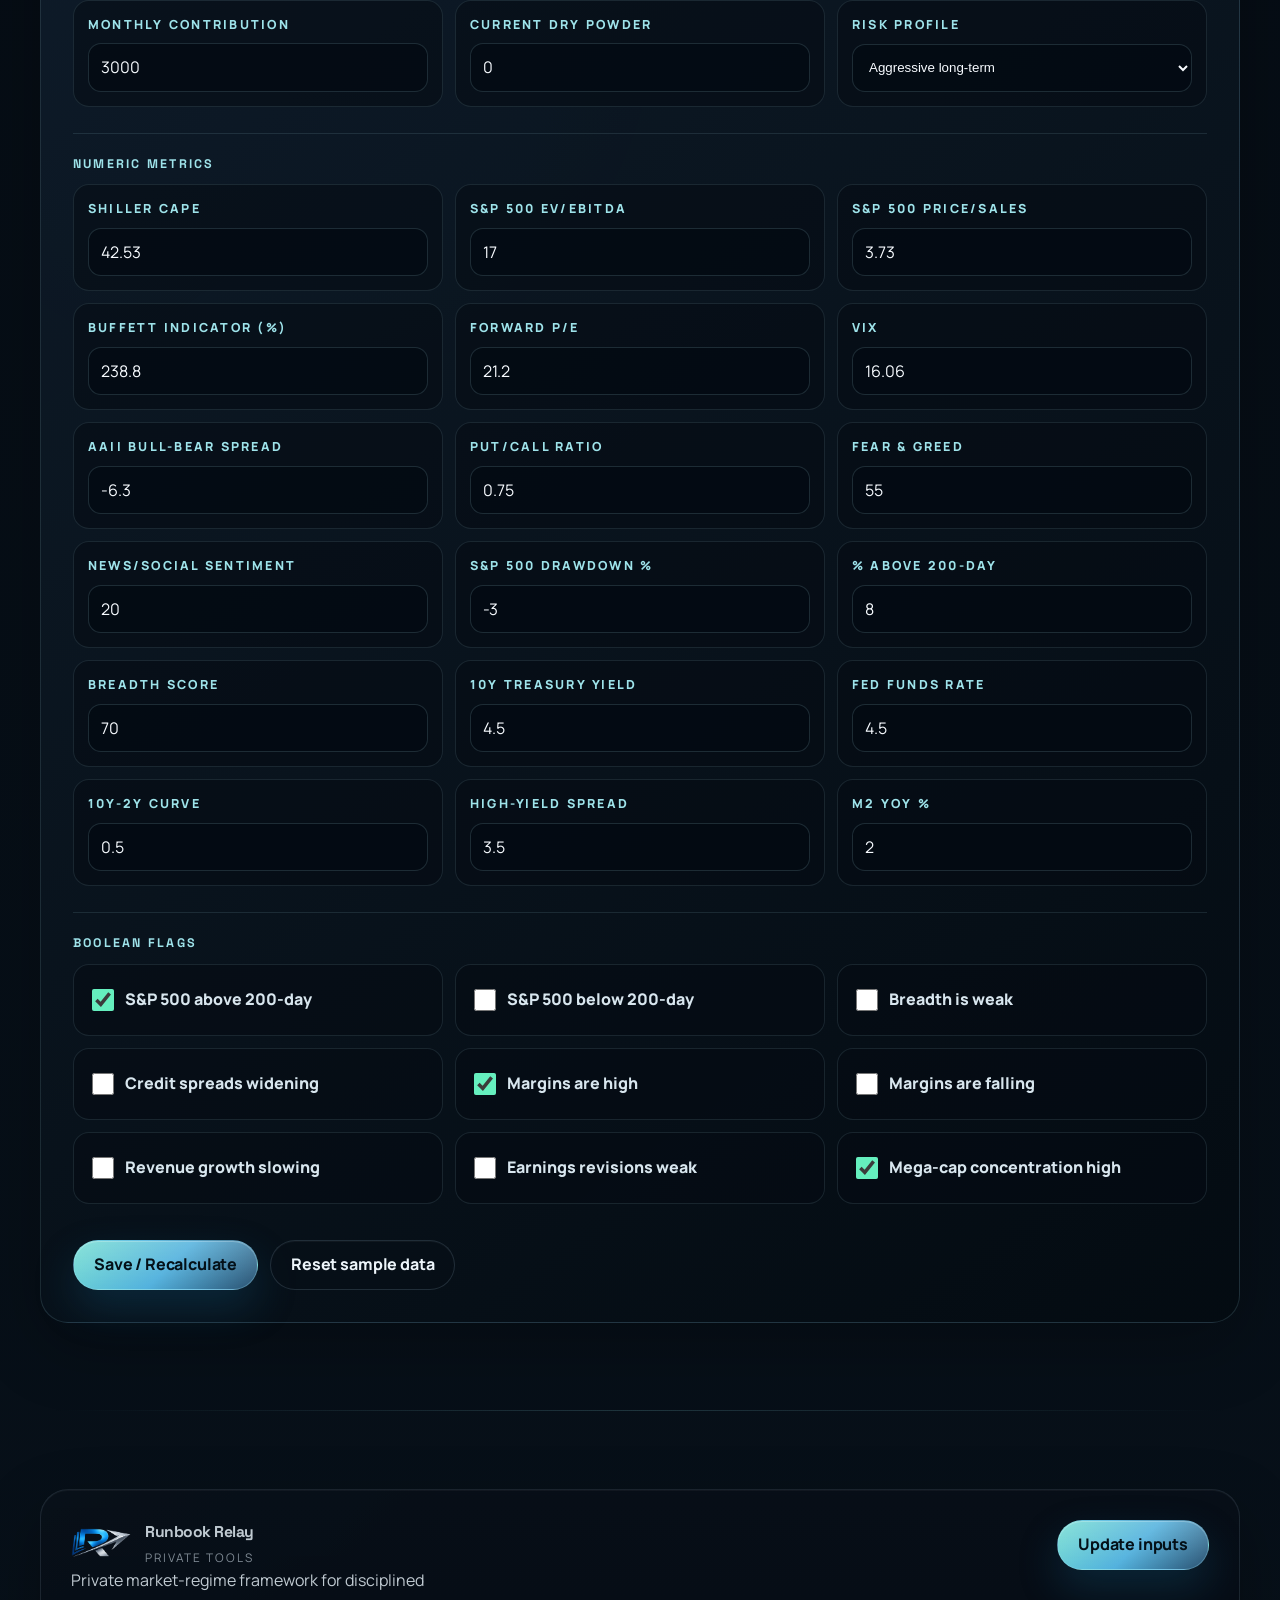
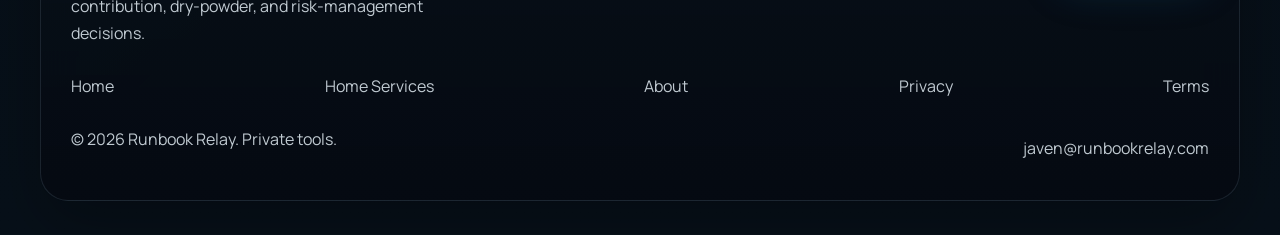
<file: tools/market-heat-check/index.html>
<!doctype html>
<html lang="en">
  <head>
    <meta charset="UTF-8" />
    <meta name="viewport" content="width=device-width, initial-scale=1.0" />
    <meta name="robots" content="noindex, nofollow" />
    <title>Market Heat Check | Runbook Relay</title>
    <meta
      name="description"
      content="Private market-regime dashboard for valuation, sentiment, trend, liquidity, earnings, sell pressure, and dry powder decisions."
    />
    <meta name="theme-color" content="#071019" />
    <link rel="icon" type="image/png" sizes="16x16" href="/favicon-16x16.png?v=20260411b" />
    <link rel="icon" type="image/png" sizes="32x32" href="/favicon-32x32.png?v=20260411b" />
    <link rel="shortcut icon" href="/favicon-32x32.png?v=20260411b" />
    <link rel="apple-touch-icon" sizes="180x180" href="/apple-touch-icon.png?v=20260411b" />
    <link
      rel="preload"
      href="../../assets/fonts/manrope-latin.woff2?v=20260409i"
      as="font"
      type="font/woff2"
      crossorigin
    />
    <link
      rel="preload"
      href="../../assets/fonts/space-grotesk-latin.woff2?v=20260409i"
      as="font"
      type="font/woff2"
      crossorigin
    />
    <link rel="stylesheet" href="../../assets/styles.css?v=20260604a" />
    <script>
      window.RUNBOOK_RELAY_CONFIG = {
        siteUrl: "https://runbookrelay.com",
        businessName: "Runbook Relay",
        calendlyUrl: "https://calendly.com/javencin/20minopsaudit",
        thankYouPath: "/thank-you/",
        leadStorageKey: "rr_audit_lead",
        analytics: { debug: false }
      };
    </script>
    <script src="../../assets/app.js?v=20260411i" defer></script>
    <script src="../../assets/market-heat.js?v=20260604a" defer></script>
  </head>
  <body class="route-market-heat">
    <header class="site-header is-scrolled" data-site-header>
      <div class="shell site-header-inner">
        <a class="brand" href="../../" aria-label="Runbook Relay home">
          <span class="brand-mark" aria-hidden="true"></span>
          <span class="brand-copy">
            <strong>Runbook Relay</strong>
            <span>Private tools</span>
          </span>
        </a>
        <div class="nav-shell">
          <nav class="site-nav" aria-label="Primary" data-nav-menu>
            <div class="nav-links">
              <a href="../../">Home</a>
              <a href="../../home-services/">Home Services</a>
              <a href="../../about/">About</a>
            </div>
          </nav>
          <div class="header-actions">
            <a class="button button-small button-primary" href="../../#audit-form">Start Audit</a>
          </div>
          <button class="nav-toggle" type="button" aria-expanded="false" aria-label="Toggle navigation" data-nav-toggle>
            <span></span>
          </button>
        </div>
      </div>
    </header>

    <main class="mh-dashboard" data-market-heat-dashboard>
      <section class="mh-hero">
        <div class="shell mh-hero-grid">
          <div class="mh-hero-copy" data-reveal>
            <p class="eyebrow">Private Capital Allocation Tool</p>
            <h1>Market Heat Check</h1>
            <p>
              Valuation, sentiment, trend, liquidity, earnings, and sell-pressure dashboard for deciding whether to invest, build cash, or deploy dry powder.
            </p>
            <div class="mh-hero-actions">
              <a class="button button-primary" href="#manual-inputs">Update manual inputs</a>
              <a class="button button-secondary" href="#score-breakdown">View score logic</a>
            </div>
            <p class="mh-disclaimer">
              Educational framework only. Not financial advice. Existing holdings are treated differently from new contributions.
            </p>
          </div>
          <aside class="mh-status-panel" data-reveal>
            <div class="mh-status-row">
              <span>Last refreshed</span>
              <strong id="last-refreshed">-</strong>
            </div>
            <div class="mh-status-row">
              <span>Primary use</span>
              <strong>New-money defense</strong>
            </div>
            <div class="mh-status-row">
              <span>Sell guardrail</span>
              <strong>Valuation alone is not a sell signal</strong>
            </div>
          </aside>
        </div>
      </section>

      <section class="mh-section">
        <div class="shell">
          <div class="mh-notice" data-seed-notice>
            <strong>Sample/default data is loaded.</strong>
            Replace the metrics below, save, and the dashboard will persist your manual inputs in this browser.
          </div>

          <div class="mh-top-grid">
            <article class="mh-score-card mh-score-card-primary">
              <div>
                <p class="mh-card-kicker">Market Heat Score</p>
                <div class="mh-score-line">
                  <strong id="market-heat-score" data-score-color="blue">-</strong>
                  <span>/ 100</span>
                </div>
              </div>
              <div class="mh-card-copy">
                <span id="market-regime" class="mh-badge">-</span>
                <p>Controls new contributions. Higher score means more expensive or riskier market conditions.</p>
              </div>
            </article>

            <article class="mh-score-card">
              <p class="mh-card-kicker">New Money</p>
              <h2 id="new-money-split">-</h2>
              <p id="new-money-action">-</p>
              <strong id="new-money-dollars" class="mh-money-line">-</strong>
            </article>

            <article class="mh-score-card mh-score-card-warn">
              <p class="mh-card-kicker">Sell Pressure Score</p>
              <div class="mh-score-line">
                <strong id="sell-pressure-score" data-score-color="yellow">-</strong>
                <span>/ 100</span>
              </div>
              <h2 id="sell-signal">-</h2>
              <p id="sell-action">-</p>
            </article>

            <article class="mh-score-card">
              <p class="mh-card-kicker">Bubble Phase</p>
              <h2 id="bubble-phase">-</h2>
              <p id="bubble-meaning">-</p>
            </article>

            <article class="mh-score-card">
              <p class="mh-card-kicker">Dry Powder Deployment</p>
              <div class="mh-score-line mh-score-line-small">
                <strong id="dry-powder-deploy" data-score-color="emerald">-</strong>
              </div>
              <p id="dry-powder-dollars">-</p>
              <p>Deploys cash only when drawdown and heat score improve enough.</p>
            </article>
          </div>

          <div class="mh-alert" data-hard-sell-warning hidden>
            <strong>Hard sell warning:</strong>
            Valuation, euphoria, liquidity tightness, and trend deterioration are all extreme. Consider selling or hedging 25-50% of risk assets. Avoid 100% liquidation unless using a separate active trading plan.
          </div>
        </div>
      </section>

      <section id="score-breakdown" class="mh-section">
        <div class="shell mh-split">
          <div class="mh-panel">
            <div class="mh-panel-head">
              <p class="eyebrow">Score Breakdown</p>
              <h2>Five modules drive new-money allocation.</h2>
            </div>
            <div class="mh-breakdown-grid">
              <article>
                <span>Valuation</span>
                <strong id="valuation-score">-</strong>
                <p>40% of Market Heat</p>
              </article>
              <article>
                <span>Sentiment</span>
                <strong id="sentiment-score">-</strong>
                <p>20% of Market Heat</p>
              </article>
              <article>
                <span>Trend</span>
                <strong id="trend-score">-</strong>
                <p>15% of Market Heat</p>
              </article>
              <article>
                <span>Liquidity</span>
                <strong id="liquidity-score">-</strong>
                <p>15% of Market Heat</p>
              </article>
              <article>
                <span>Earnings</span>
                <strong id="earnings-score">-</strong>
                <p>10% of Market Heat</p>
              </article>
              <article>
                <span>Trend Breakdown</span>
                <strong id="trend-breakdown-score">-</strong>
                <p>Sell-pressure input</p>
              </article>
            </div>
          </div>

          <div class="mh-panel">
            <div class="mh-panel-head">
              <p class="eyebrow">Guardrail</p>
              <h2>Valuation changes buying pace before it changes sell behavior.</h2>
            </div>
            <div class="mh-rules">
              <p>Market Heat controls new contributions: invest normally, build cash, or deploy dry powder.</p>
              <p>Sell Pressure controls existing holdings and requires valuation, sentiment, trend breakdown, and liquidity to line up.</p>
              <p>Extreme markets can keep rising during bubble acceleration, so the model avoids full-liquidation calls.</p>
            </div>
          </div>
        </div>
      </section>

      <section class="mh-section">
        <div class="shell">
          <div class="mh-panel mh-table-panel">
            <div class="mh-panel-head">
              <p class="eyebrow">Metric Table</p>
              <h2>Manual/default metric inputs and generated sub-scores.</h2>
            </div>
            <div class="mh-table-wrap">
              <table class="mh-table">
                <thead>
                  <tr>
                    <th>Metric</th>
                    <th>Value</th>
                    <th>Score</th>
                    <th>Status</th>
                    <th>Source</th>
                  </tr>
                </thead>
                <tbody data-market-metrics></tbody>
              </table>
            </div>
            <div class="mh-missing">
              <strong>Missing Data</strong>
              <p data-missing-metrics>-</p>
            </div>
          </div>
        </div>
      </section>

      <section id="manual-inputs" class="mh-section">
        <div class="shell">
          <details class="mh-panel mh-form-panel" open>
            <summary>
              <span>
                <span class="eyebrow">Manual Inputs</span>
                <strong>Save, refresh, and persist this browser's market snapshot.</strong>
              </span>
              <span class="mh-summary-action">Open / close</span>
            </summary>

            <form data-market-form class="mh-form">
              <div class="mh-form-section">
                <h3>Settings</h3>
                <div class="mh-input-grid">
                  <label class="mh-field">
                    <span>Monthly contribution</span>
                    <input type="number" step="1" data-market-setting="monthly_contribution" />
                  </label>
                  <label class="mh-field">
                    <span>Current dry powder</span>
                    <input type="number" step="1" data-market-setting="current_dry_powder" />
                  </label>
                  <label class="mh-field">
                    <span>Risk profile</span>
                    <select data-market-setting="risk_profile">
                      <option value="aggressive_long_term">Aggressive long-term</option>
                      <option value="balanced_long_term">Balanced long-term</option>
                      <option value="capital_preservation">Capital preservation</option>
                    </select>
                  </label>
                </div>
              </div>

              <div class="mh-form-section">
                <h3>Numeric metrics</h3>
                <div class="mh-input-grid" data-numeric-inputs></div>
              </div>

              <div class="mh-form-section">
                <h3>Boolean flags</h3>
                <div class="mh-check-grid" data-flag-inputs></div>
              </div>

              <div class="mh-form-actions">
                <button class="button button-primary" type="submit">Save / Recalculate</button>
                <button class="button button-secondary" type="button" data-market-reset>Reset sample data</button>
                <p data-market-status aria-live="polite"></p>
              </div>
            </form>
          </details>
        </div>
      </section>
    </main>

    <footer class="footer">
      <div class="shell footer-shell">
        <div class="footer-top">
          <div>
            <a class="brand" href="../../" aria-label="Runbook Relay home">
              <span class="brand-mark" aria-hidden="true"></span>
              <span class="brand-copy">
                <strong>Runbook Relay</strong>
                <span>Private tools</span>
              </span>
            </a>
            <p class="footer-copy">
              Private market-regime framework for disciplined contribution, dry-powder, and risk-management decisions.
            </p>
          </div>
          <a class="button button-primary" href="#manual-inputs">Update inputs</a>
        </div>
        <div class="footer-links">
          <a href="../../">Home</a>
          <a href="../../home-services/">Home Services</a>
          <a href="../../about/">About</a>
          <a href="../../privacy/">Privacy</a>
          <a href="../../terms/">Terms</a>
        </div>
        <div class="footer-bottom">
          <span class="footer-copy">&copy; <span id="footer-year"></span> Runbook Relay. Private tools.</span>
          <a href="mailto:javen@runbookrelay.com">javen@runbookrelay.com</a>
        </div>
      </div>
    </footer>
  </body>
</html>
</file>
<file: assets/styles.css>
@font-face {
  font-family: "Manrope";
  src: url("./fonts/manrope-latin.woff2?v=20260409i") format("woff2");
  font-style: normal;
  font-weight: 400 800;
  font-display: swap;
}

@font-face {
  font-family: "Space Grotesk";
  src: url("./fonts/space-grotesk-latin.woff2?v=20260409i") format("woff2");
  font-style: normal;
  font-weight: 500 700;
  font-display: swap;
}

:root {
  --bg: #f7f3ec;
  --surface: rgba(255, 255, 255, 0.96);
  --surface-alt: rgba(248, 243, 236, 0.94);
  --surface-soft: rgba(246, 240, 231, 0.72);
  --surface-wash: rgba(44, 122, 106, 0.05);
  --text-primary: #132433;
  --text-muted: #5f6f7c;
  --text-soft: #314253;
  --accent-primary: #2c7a6a;
  --accent-secondary: #2f5d86;
  --accent-positive: #5e9b6b;
  --ink-deep: #08131c;
  --ink-deeper: #0b1822;
  --ink-soft: #d8e2eb;
  --ink-muted: rgba(222, 232, 240, 0.74);
  --ink-line: rgba(255, 255, 255, 0.1);
  --line: rgba(19, 36, 51, 0.08);
  --line-strong: rgba(19, 36, 51, 0.14);
  --shadow: 0 18px 48px rgba(13, 25, 38, 0.08);
  --shadow-soft: 0 10px 26px rgba(13, 25, 38, 0.05);
  --hero-bg: #f7f2e9;
  --hero-surface: rgba(255, 255, 255, 0.97);
  --hero-surface-alt: rgba(248, 243, 236, 0.9);
  --hero-text: #152533;
  --hero-muted: #61707c;
  --hero-soft: #304253;
  --radius-lg: 28px;
  --radius-md: 22px;
  --radius-sm: 16px;
  --max-width: 1180px;
  --section-space: clamp(84px, 9vw, 136px);
  --headline-font: "Space Grotesk", "Manrope", "Segoe UI", sans-serif;
  --body-font: "Manrope", "Segoe UI", Arial, sans-serif;
  --site-header-height: 80px;
  --site-header-offset: calc(var(--site-header-height) + env(safe-area-inset-top, 0px));
}

* {
  box-sizing: border-box;
}

html {
  scroll-behavior: smooth;
}

body {
  margin: 0;
  color: var(--text-primary);
  font-family: var(--body-font);
  line-height: 1.65;
  padding-top: var(--site-header-offset);
  scroll-padding-top: calc(var(--site-header-offset) + 24px);
  background:
    radial-gradient(circle at 12% -2%, rgba(47, 93, 134, 0.06), transparent 24%),
    radial-gradient(circle at 88% 0%, rgba(44, 122, 106, 0.05), transparent 20%),
    radial-gradient(circle at 50% 42%, rgba(255, 255, 255, 0.55), transparent 34%),
    linear-gradient(180deg, #faf7f1 0%, #f4efe7 52%, #f7f3ec 100%);
}

body::before {
  content: "";
  position: fixed;
  inset: 0;
  pointer-events: none;
  background:
    linear-gradient(90deg, transparent, rgba(255, 255, 255, 0.08) 50%, transparent),
    repeating-linear-gradient(
      90deg,
      rgba(19, 36, 51, 0.012) 0,
      rgba(19, 36, 51, 0.012) 1px,
      transparent 1px,
      transparent 120px
    );
  opacity: 0.32;
}

body::after {
  content: "";
  position: fixed;
  inset: 0;
  pointer-events: none;
  background:
    radial-gradient(circle at 78% 14%, rgba(44, 122, 106, 0.045), transparent 16%),
    radial-gradient(circle at 16% 68%, rgba(47, 93, 134, 0.04), transparent 18%);
  opacity: 0.8;
}

a {
  color: inherit;
  text-decoration: none;
  transition: color 140ms ease, opacity 140ms ease, border-color 140ms ease;
}

a[href] {
  cursor: pointer;
}

button,
input,
textarea {
  font: inherit;
}

img {
  max-width: 100%;
  display: block;
}

p {
  margin: 0;
}

main p a:not(.button),
main li a:not(.button),
.inline-note a:not(.button),
.scheduler-note a:not(.button),
.footer-copy a:not(.button) {
  color: var(--accent-secondary);
  display: inline-flex;
  align-items: center;
  min-height: 32px;
  padding: 2px 0;
  text-decoration-line: underline;
  text-decoration-color: rgba(47, 93, 134, 0.26);
  text-underline-offset: 0.22em;
  text-decoration-thickness: 1px;
}

main p a:not(.button):hover,
main li a:not(.button):hover,
.inline-note a:not(.button):hover,
.scheduler-note a:not(.button):hover,
.footer-copy a:not(.button):hover {
  color: var(--text-primary);
  text-decoration-color: rgba(19, 36, 51, 0.28);
}

main a[href^="mailto:"]:not(.button) {
  display: inline-flex;
  align-items: center;
  min-height: 32px;
  padding: 2px 0;
}

.shell {
  width: min(calc(100% - 56px), var(--max-width));
  margin: 0 auto;
}

.site-header {
  position: fixed;
  inset: 0 0 auto 0;
  z-index: 30;
  width: 100%;
  backdrop-filter: blur(20px);
  background: linear-gradient(180deg, rgba(7, 17, 26, 0.72), rgba(7, 17, 26, 0.44));
  border-bottom: 1px solid rgba(255, 255, 255, 0.06);
  box-shadow: none;
  transition: background 180ms ease, border-color 180ms ease, box-shadow 180ms ease;
}

.site-header.is-scrolled,
.site-header.nav-open {
  background: rgba(248, 244, 236, 0.84);
  border-bottom: 1px solid rgba(19, 36, 51, 0.07);
  box-shadow: 0 10px 28px rgba(13, 25, 38, 0.06);
}

.site-header-inner {
  position: relative;
  z-index: 2;
  display: flex;
  align-items: center;
  justify-content: space-between;
  gap: 20px;
  min-height: 80px;
}

.brand {
  display: inline-flex;
  align-items: center;
  gap: 14px;
  min-width: 0;
}

.brand-mark {
  display: block;
  width: 60px;
  height: 32px;
  flex: 0 0 auto;
  background:
    image-set(
      url("./runbook-relay-brand-mark.webp?v=20260411b") type("image/webp"),
      url("./runbook-relay-brand-mark.png?v=20260411a") type("image/png")
    )
    center / contain no-repeat;
}

.site-header.is-scrolled .brand-mark,
.site-header.nav-open .brand-mark {
  background:
    image-set(
      url("./runbook-relay-brand-mark.webp?v=20260411b") type("image/webp"),
      url("./runbook-relay-brand-mark.png?v=20260411a") type("image/png")
    )
    center / contain no-repeat;
}

.brand-mark::before,
.brand-mark::after {
  content: none;
}

.brand-copy {
  display: grid;
  gap: 2px;
}

.brand-copy strong {
  font-family: var(--headline-font);
  font-size: 0.98rem;
  letter-spacing: -0.03em;
  color: #f6fbff;
}

.brand-copy span {
  color: rgba(228, 237, 244, 0.72);
  font-size: 0.74rem;
  letter-spacing: 0.16em;
  text-transform: uppercase;
}

.site-header.is-scrolled .brand-copy strong,
.site-header.nav-open .brand-copy strong {
  color: var(--text-primary);
}

.site-header.is-scrolled .brand-copy span,
.site-header.nav-open .brand-copy span {
  color: var(--text-muted);
}

.nav-shell {
  position: relative;
  display: flex;
  align-items: center;
  gap: 14px;
  min-width: 0;
  margin-left: auto;
}

.nav-toggle {
  display: none;
  align-items: center;
  justify-content: center;
  width: 46px;
  height: 46px;
  padding: 0;
  border-radius: 14px;
  border: 1px solid var(--line-strong);
  background: rgba(255, 255, 255, 0.72);
  color: var(--text-primary);
  cursor: pointer;
}

.site-header.is-scrolled .nav-toggle,
.site-header.nav-open .nav-toggle {
  border: 1px solid var(--line-strong);
  background: rgba(255, 255, 255, 0.72);
  color: var(--text-primary);
}

.nav-toggle span {
  position: relative;
  width: 18px;
  height: 2px;
  background: currentColor;
  border-radius: 999px;
}

.nav-toggle span::before,
.nav-toggle span::after {
  content: "";
  position: absolute;
  left: 0;
  width: 18px;
  height: 2px;
  background: currentColor;
  border-radius: 999px;
}

.nav-toggle span::before {
  top: -6px;
}

.nav-toggle span::after {
  top: 6px;
}

.site-header.nav-open .nav-toggle span {
  background: transparent;
}

.site-header.nav-open .nav-toggle span::before {
  top: 0;
  transform: rotate(45deg);
}

.site-header.nav-open .nav-toggle span::after {
  top: 0;
  transform: rotate(-45deg);
}

.site-nav {
  display: flex;
  align-items: center;
  gap: 14px;
}

.nav-links {
  display: flex;
  align-items: center;
  gap: 4px;
  padding: 0;
  border: none;
  background: transparent;
}

.nav-links a {
  display: inline-flex;
  align-items: center;
  justify-content: center;
  cursor: pointer;
  min-height: 46px;
  padding: 10px 14px;
  color: rgba(237, 243, 247, 0.78);
  font-size: 0.93rem;
  font-weight: 680;
  border-radius: 999px;
  letter-spacing: -0.01em;
  transition: background 140ms ease, color 140ms ease, opacity 140ms ease;
}

.nav-links a:hover,
.nav-links a.is-current {
  color: #ffffff;
  background: rgba(255, 255, 255, 0.08);
}

.site-header.is-scrolled .nav-links,
.site-header.nav-open .nav-links {
  border: 1px solid rgba(19, 36, 51, 0.06);
  background: rgba(255, 255, 255, 0.54);
}

.site-header.is-scrolled .nav-links a,
.site-header.nav-open .nav-links a {
  color: var(--text-muted);
}

.site-header.is-scrolled .nav-links a:hover,
.site-header.is-scrolled .nav-links a.is-current,
.site-header.nav-open .nav-links a:hover,
.site-header.nav-open .nav-links a.is-current {
  color: var(--text-primary);
  background: rgba(47, 93, 134, 0.07);
}

.header-actions {
  display: flex;
  align-items: center;
  gap: 10px;
  flex: 0 0 auto;
}

.button {
  display: inline-flex;
  align-items: center;
  justify-content: center;
  cursor: pointer;
  min-height: 50px;
  padding: 0 20px;
  border-radius: 999px;
  border: 1px solid rgba(19, 36, 51, 0.1);
  font-weight: 760;
  letter-spacing: -0.01em;
  transition:
    transform 140ms ease,
    background 140ms ease,
    border-color 140ms ease,
    color 140ms ease,
    box-shadow 140ms ease;
  box-shadow: 0 8px 18px rgba(13, 25, 38, 0.04);
}

.button:disabled {
  cursor: not-allowed;
}

.button:hover,
.button:focus-visible {
  transform: translateY(-1px);
  box-shadow: 0 12px 24px rgba(13, 25, 38, 0.08);
}

.button:focus-visible,
.nav-links a:focus-visible,
.nav-toggle:focus-visible,
.hero-secondary-link:focus-visible,
.route-link:focus-visible,
.route-inline-link:focus-visible,
.home-inline-link:focus-visible,
.proof-source:focus-visible,
.footer-links a:focus-visible,
.footer-bottom a:focus-visible,
.footer-copy a:focus-visible,
.scheduler-note a:focus-visible,
.faq-list summary:focus-visible,
.choice-button:focus-visible,
.sms-consent input:focus-visible,
.sms-consent a:focus-visible,
.field input:focus-visible,
.field textarea:focus-visible {
  outline: 2px solid rgba(44, 122, 106, 0.42);
  outline-offset: 3px;
}

.button-primary {
  color: #f4f7fb;
  border-color: rgba(21, 83, 76, 0.56);
  background:
    linear-gradient(180deg, rgba(255, 255, 255, 0.06), transparent),
    linear-gradient(135deg, #1c756c 0%, #14344a 68%, #102736 100%);
  box-shadow: 0 14px 28px rgba(10, 23, 33, 0.14);
}

.button-secondary {
  color: var(--text-primary);
  background: rgba(255, 255, 255, 0.84);
  border-color: rgba(19, 36, 51, 0.12);
  box-shadow: none;
}

.hero .button-secondary,
.page-hero .button-secondary {
  color: #f4f8fb;
  background: rgba(255, 255, 255, 0.04);
  border-color: rgba(255, 255, 255, 0.14);
  box-shadow: none;
}

.button-ghost {
  color: var(--text-primary);
  background: transparent;
  border-color: rgba(21, 37, 51, 0.14);
  box-shadow: none;
}

.button-small {
  min-height: 46px;
  padding: 0 15px;
  font-size: 0.9rem;
}

.hero,
.page-hero {
  position: relative;
  padding: clamp(84px, 11vw, 136px) 0 clamp(92px, 9vw, 122px);
  background:
    radial-gradient(circle at 14% 16%, rgba(51, 113, 176, 0.18), transparent 24%),
    radial-gradient(circle at 88% 8%, rgba(33, 148, 123, 0.14), transparent 22%),
    radial-gradient(circle at 76% 82%, rgba(47, 93, 134, 0.1), transparent 24%),
    linear-gradient(180deg, #08131d 0%, #0a1622 46%, #0d1c28 100%);
  border-bottom: none;
  overflow: clip;
}

.hero-grid,
.page-hero-grid,
.split-highlight {
  display: grid;
  grid-template-columns: minmax(0, 1.12fr) minmax(360px, 0.88fr);
  gap: clamp(36px, 5vw, 72px);
}

.hero-copy,
.page-hero-copy {
  position: relative;
  z-index: 1;
}

.hero-fit {
  margin-top: 16px;
  max-width: 56ch;
  color: rgba(224, 232, 239, 0.82);
  font-size: 0.95rem;
  line-height: 1.72;
}

.hero-home-note {
  max-width: 56ch;
  color: rgba(234, 240, 245, 0.88);
  font-size: 0.97rem;
}

.hero-home-note a {
  color: #f4fbff;
  text-decoration-color: rgba(120, 198, 185, 0.4);
}

.hero-home-note a:hover {
  color: #ffffff;
  text-decoration-color: rgba(120, 198, 185, 0.68);
}

.home-hero-meta {
  display: flex;
  flex-wrap: wrap;
  gap: 10px 18px;
  align-items: center;
  margin-top: 20px;
  padding-top: 18px;
  border-top: 1px solid rgba(255, 255, 255, 0.12);
  color: rgba(227, 236, 243, 0.8);
  font-size: 0.9rem;
}

.home-hero-meta a,
.home-hero-meta span {
  position: relative;
}

.home-hero-meta a:not(:last-child)::after,
.home-hero-meta span:not(:last-child)::after {
  content: "";
  position: absolute;
  right: -10px;
  top: 50%;
  width: 1px;
  height: 14px;
  background: rgba(255, 255, 255, 0.14);
  transform: translateY(-50%);
}

.home-hero-meta a {
  color: #eef5fa;
}

.home-hero-meta a:hover {
  color: #ffffff;
}

.eyebrow {
  margin: 0 0 14px;
  color: #78c6b9;
  font-size: 0.78rem;
  font-weight: 800;
  letter-spacing: 0.18em;
  text-transform: uppercase;
}

h1,
h2,
h3,
h4 {
  margin: 0;
  font-family: var(--headline-font);
  line-height: 1;
  letter-spacing: -0.04em;
}

.hero-title,
.page-hero-title {
  font-size: clamp(3.2rem, 5.8vw, 5.95rem);
  line-height: 0.92;
  max-width: 9.5ch;
  letter-spacing: -0.055em;
}

.page-hero-title {
  max-width: 10.8ch;
  font-size: clamp(2.85rem, 5vw, 5.1rem);
}

.section-title {
  font-size: clamp(1.95rem, 2.9vw, 3rem);
  line-height: 1.02;
  max-width: 14ch;
  letter-spacing: -0.045em;
}

.card-title {
  font-size: clamp(1.3rem, 2vw, 1.75rem);
  line-height: 1.05;
}

.hero-lead,
.page-hero-lead,
.section-copy,
.lede {
  color: var(--text-soft);
  font-size: 1.04rem;
  line-height: 1.84;
}

.hero-lead,
.page-hero-lead {
  max-width: 58ch;
  margin-top: 22px;
}

.hero-actions,
.cta-actions {
  display: flex;
  flex-wrap: wrap;
  gap: 14px;
  margin-top: 30px;
}

.hero-actions-home {
  align-items: center;
  gap: 16px;
}

.hero-actions-home .button {
  min-width: 228px;
}

.hero-secondary-link {
  display: inline-flex;
  align-items: center;
  min-height: 46px;
  padding: 8px 0;
  gap: 8px;
  color: rgba(232, 239, 245, 0.88);
  font-weight: 700;
  letter-spacing: -0.01em;
}

.hero-secondary-link::after {
  content: "→";
  color: rgba(120, 198, 185, 0.9);
}

.hero-secondary-link:hover {
  color: #ffffff;
}

.hero-note,
.micro-copy {
  margin-top: 18px;
  color: var(--text-muted);
  max-width: 60ch;
  font-size: 0.96rem;
}

.hero,
.page-hero,
.hero h1,
.page-hero h1,
.hero h2,
.page-hero h2,
.hero h3,
.page-hero h3,
.hero strong,
.page-hero strong {
  color: #f8fbff;
}

.hero .hero-lead,
.page-hero .page-hero-lead,
.hero .section-copy,
.page-hero .section-copy,
.hero .lede,
.page-hero .lede,
.hero .hero-note,
.page-hero .hero-note,
.hero .micro-copy,
.page-hero .micro-copy,
.hero .visual-label,
.page-hero .visual-label {
  color: var(--ink-muted);
}

.trust-line,
.stat-strip {
  display: flex;
  flex-wrap: wrap;
  gap: 10px;
  margin-top: 22px;
}

.trust-chip,
.mini-chip,
.pill {
  display: inline-flex;
  align-items: center;
  min-height: 34px;
  padding: 0 13px;
  border-radius: 999px;
  border: 1px solid rgba(19, 36, 51, 0.08);
  background: rgba(255, 255, 255, 0.72);
  color: var(--text-soft);
  font-size: 0.85rem;
  font-weight: 720;
  box-shadow: inset 0 1px 0 rgba(255, 255, 255, 0.46);
}

.hero .trust-chip,
.hero .mini-chip,
.hero .pill,
.page-hero .trust-chip,
.page-hero .mini-chip,
.page-hero .pill {
  border-color: rgba(255, 255, 255, 0.1);
  background: rgba(255, 255, 255, 0.04);
  color: #e7eef3;
  backdrop-filter: blur(12px);
}

.hero-visual,
.page-hero-visual,
.feature-panel,
.founder-panel,
.quote-panel,
.cta-band,
.surface,
.surface-alt {
  position: relative;
  overflow: hidden;
  border-radius: var(--radius-lg);
  border: 1px solid rgba(19, 36, 51, 0.08);
  box-shadow: var(--shadow);
}

.hero-visual,
.page-hero-visual,
.surface {
  background:
    linear-gradient(180deg, rgba(255, 255, 255, 0.99), rgba(250, 246, 240, 0.985)),
    linear-gradient(140deg, rgba(44, 122, 106, 0.03), transparent 42%);
}

.surface-alt,
.founder-panel,
.quote-panel,
.feature-panel {
  background:
    linear-gradient(180deg, rgba(255, 255, 255, 0.94), rgba(245, 239, 230, 0.9)),
    linear-gradient(180deg, rgba(47, 93, 134, 0.025), transparent);
}

.cta-band,
.hero-visual,
.page-hero-visual {
  border-color: rgba(255, 255, 255, 0.12);
  background:
    linear-gradient(180deg, rgba(11, 23, 35, 0.74), rgba(8, 19, 29, 0.94)),
    linear-gradient(140deg, rgba(44, 122, 106, 0.12), transparent 44%);
}

.hero-visual,
.page-hero-visual {
  min-height: 520px;
  padding: clamp(28px, 3vw, 36px);
  box-shadow: 0 26px 58px rgba(4, 10, 16, 0.22);
  backdrop-filter: blur(16px);
}

.hero-visual::before,
.page-hero-visual::before,
.cta-band::before {
  content: "";
  position: absolute;
  inset: 0;
  pointer-events: none;
  background:
    radial-gradient(circle at top right, rgba(44, 122, 106, 0.14), transparent 28%),
    radial-gradient(circle at left 78%, rgba(69, 121, 182, 0.12), transparent 22%),
    linear-gradient(115deg, transparent 34%, rgba(255, 255, 255, 0.05) 48%, transparent 64%);
  animation: consoleSweep 18s ease-in-out infinite;
}

.hero-visual::after,
.page-hero-visual::after {
  content: "";
  position: absolute;
  right: -8%;
  bottom: -7%;
  width: min(74%, 420px);
  aspect-ratio: 1 / 0.72;
  pointer-events: none;
  background:
    image-set(
      url("./runbook-relay-brand-mark.webp?v=20260411b") type("image/webp"),
      url("./runbook-relay-brand-mark.png?v=20260411a") type("image/png")
    )
    center / contain no-repeat;
  opacity: 0.05;
  filter: blur(0.5px);
}

.systems-board {
  display: grid;
  gap: 22px;
  position: relative;
  z-index: 1;
  min-height: 100%;
}

.systems-top {
  display: flex;
  justify-content: space-between;
  gap: 12px;
  align-items: center;
}

.visual-label {
  color: var(--text-muted);
  font-size: 0.76rem;
  font-weight: 800;
  letter-spacing: 0.14em;
  text-transform: uppercase;
}

.systems-status {
  display: inline-flex;
  align-items: center;
  gap: 8px;
  min-height: 34px;
  padding: 0 12px;
  border-radius: 999px;
  background: rgba(120, 198, 185, 0.1);
  border: 1px solid rgba(120, 198, 185, 0.14);
  color: #9cddcf;
  font-size: 0.84rem;
  font-weight: 700;
}

.systems-status::before {
  content: "";
  width: 8px;
  height: 8px;
  border-radius: 999px;
  background: currentColor;
  box-shadow: 0 0 0 0 rgba(156, 221, 207, 0.18);
  animation: statusPulse 3.4s ease-out infinite;
}

.systems-summary {
  display: grid;
  gap: 14px;
  max-width: 34rem;
}

.systems-caption {
  display: block;
  color: rgba(227, 236, 243, 0.6);
  font-size: 0.76rem;
  font-weight: 800;
  letter-spacing: 0.14em;
  text-transform: uppercase;
}

.systems-summary h2,
.systems-summary h3 {
  margin: 0;
  font-family: var(--headline-font);
  font-size: clamp(1.75rem, 2.7vw, 2.65rem);
  line-height: 1;
  letter-spacing: -0.04em;
  color: #f8fbff;
}

.systems-summary p {
  margin: 0;
  color: rgba(220, 230, 239, 0.78);
  line-height: 1.75;
}

.systems-rail {
  display: grid;
  gap: 4px;
}

.systems-rail-item {
  display: grid;
  grid-template-columns: auto 1fr;
  gap: 14px;
  align-items: start;
  padding: 16px 0;
  border-top: 1px solid rgba(255, 255, 255, 0.08);
}

.systems-rail-item:first-child {
  padding-top: 0;
  border-top: none;
}

.rail-index {
  display: inline-flex;
  align-items: center;
  justify-content: center;
  width: 34px;
  height: 34px;
  border-radius: 999px;
  border: 1px solid rgba(255, 255, 255, 0.12);
  background: rgba(255, 255, 255, 0.05);
  color: #f1f6fa;
  font-size: 0.82rem;
  font-weight: 800;
}

.systems-rail-item strong {
  display: block;
  color: #f8fbff;
  font-family: var(--headline-font);
  font-size: 1.08rem;
  letter-spacing: -0.03em;
}

.systems-rail-item p {
  margin: 6px 0 0;
  color: rgba(219, 229, 238, 0.72);
  line-height: 1.68;
}

.systems-footer {
  display: grid;
  grid-template-columns: repeat(2, minmax(0, 1fr));
  gap: 12px;
}

.systems-kpi {
  display: grid;
  gap: 8px;
  padding: 16px 18px;
  border-radius: 20px;
  border: 1px solid rgba(255, 255, 255, 0.08);
  background: rgba(255, 255, 255, 0.04);
}

.systems-kpi span {
  color: rgba(221, 231, 239, 0.56);
  font-size: 0.74rem;
  font-weight: 800;
  letter-spacing: 0.12em;
  text-transform: uppercase;
}

.systems-kpi strong {
  color: #f8fbff;
  font-family: var(--headline-font);
  font-size: 1.02rem;
  letter-spacing: -0.03em;
}

.systems-kpi p {
  margin: 0;
  color: rgba(220, 230, 239, 0.72);
  font-size: 0.92rem;
  line-height: 1.62;
}

.systems-grid {
  display: grid;
  grid-template-columns: repeat(2, minmax(0, 1fr));
  gap: 14px;
}

.systems-card,
.metric-card,
.value-card,
.route-card,
.problem-card,
.deliverable-card,
.outcome-card,
.faq-card,
.process-card,
.comparison-card,
.industry-card,
.credibility-card,
.service-card,
.stat-card {
  border-radius: var(--radius-md);
  border: 1px solid rgba(19, 36, 51, 0.07);
  background: rgba(255, 255, 255, 0.92);
  box-shadow: inset 0 1px 0 rgba(255, 255, 255, 0.42);
  position: relative;
  overflow: hidden;
}

.systems-card,
.value-card,
.route-card,
.problem-card,
.deliverable-card,
.outcome-card,
.faq-card,
.process-card,
.comparison-card,
.industry-card,
.credibility-card,
.service-card,
.stat-card {
  padding: 26px;
}

.route-card::before,
.problem-card::before,
.deliverable-card::before,
.outcome-card::before,
.faq-card::before,
.process-card::before,
.comparison-card::before,
.industry-card::before,
.credibility-card::before,
.service-card::before,
.checklist-card::before,
.summary-panel::before {
  content: "";
  position: absolute;
  inset: 0 auto auto 0;
  width: 72%;
  height: 1px;
  background: linear-gradient(90deg, rgba(44, 122, 106, 0.16), rgba(47, 93, 134, 0.08), transparent 76%);
  pointer-events: none;
}

.route-card::after,
.problem-card::after,
.deliverable-card::after,
.outcome-card::after,
.industry-card::after,
.service-card::after {
  content: none;
}

.systems-card strong,
.metric-card strong,
.stat-card strong {
  display: block;
  font-family: var(--headline-font);
  font-size: 1.3rem;
  letter-spacing: -0.03em;
}

.systems-card p,
.metric-card p,
.route-card p,
.problem-card p,
.deliverable-card p,
.outcome-card p,
.faq-card p,
.comparison-card p,
.industry-card p,
.credibility-card p,
.service-card p,
.stat-card p,
.surface p,
.surface-alt p {
  margin-top: 10px;
  color: var(--text-muted);
}

.systems-flow {
  position: relative;
  display: grid;
  grid-template-columns: repeat(3, minmax(0, 1fr));
  gap: 12px;
  margin-top: 10px;
}

.systems-flow::before {
  content: "";
  position: absolute;
  inset: 50% 18px auto;
  height: 1px;
  background: linear-gradient(90deg, rgba(44, 122, 106, 0.18), rgba(44, 122, 106, 0.58), rgba(94, 155, 107, 0.18));
}

.systems-node {
  position: relative;
  z-index: 1;
  padding: 18px 16px;
  border-radius: 20px;
  background:
    linear-gradient(180deg, rgba(255, 255, 255, 0.94), rgba(248, 242, 233, 0.94)),
    rgba(255, 255, 255, 0.96);
  border: 1px solid rgba(21, 37, 51, 0.1);
}

.systems-node span,
.systems-node strong {
  display: block;
}

.systems-node span {
  color: var(--hero-muted);
  font-size: 0.74rem;
  letter-spacing: 0.12em;
  text-transform: uppercase;
}

.systems-node strong {
  margin-top: 8px;
  font-size: 1rem;
  line-height: 1.35;
  color: var(--hero-text);
}

.hero-metrics,
.stats-grid,
.cards-grid,
.grid-2,
.grid-3,
.grid-4,
.route-grid,
.service-grid,
.process-grid,
.faq-grid,
.comparison-grid,
.deliverables-grid,
.outcomes-grid,
.credibility-grid,
.founder-grid,
.story-grid,
.industry-grid {
  display: grid;
  gap: 24px;
  align-items: start;
}

.hero-metrics,
.grid-4,
.stats-grid {
  grid-template-columns: repeat(4, minmax(0, 1fr));
}

.route-grid,
.grid-3,
.deliverables-grid,
.outcomes-grid,
.industry-grid,
.credibility-grid,
.faq-grid,
.proof-grid {
  grid-template-columns: repeat(3, minmax(0, 1fr));
}

.grid-2,
.comparison-grid,
.story-grid,
.founder-grid,
.service-grid {
  grid-template-columns: minmax(0, 0.94fr) minmax(0, 1.06fr);
}

.route-grid,
.deliverables-grid,
.outcomes-grid,
.industry-grid,
.process-grid,
.credibility-grid,
.faq-grid {
  grid-template-columns: repeat(12, minmax(0, 1fr));
}

.route-grid > *,
.deliverables-grid > *,
.outcomes-grid > *,
.industry-grid > *,
.process-grid > *,
.credibility-grid > *,
.faq-grid > * {
  grid-column: span 4;
}

.route-grid > *:nth-child(3n + 1),
.deliverables-grid > *:nth-child(3n + 1),
.outcomes-grid > *:nth-child(3n + 1),
.industry-grid > *:nth-child(3n + 1),
.process-grid > *:nth-child(3n + 1),
.credibility-grid > *:nth-child(3n + 1),
.faq-grid > *:nth-child(3n + 1) {
  grid-column: span 5;
}

.route-grid > *:nth-child(3n + 2),
.deliverables-grid > *:nth-child(3n + 2),
.outcomes-grid > *:nth-child(3n + 2),
.industry-grid > *:nth-child(3n + 2),
.process-grid > *:nth-child(3n + 2),
.credibility-grid > *:nth-child(3n + 2),
.faq-grid > *:nth-child(3n + 2) {
  grid-column: span 4;
}

.route-grid > *:nth-child(3n),
.deliverables-grid > *:nth-child(3n),
.outcomes-grid > *:nth-child(3n),
.industry-grid > *:nth-child(3n),
.process-grid > *:nth-child(3n),
.credibility-grid > *:nth-child(3n),
.faq-grid > *:nth-child(3n) {
  grid-column: span 3;
}

.metric-card,
.stat-card {
  padding: 18px 18px 20px;
}

.metric-card span,
.stat-card span,
.route-card .card-kicker,
.problem-card .card-kicker,
.deliverable-card .card-kicker,
.outcome-card .card-kicker,
.service-card .card-kicker {
  display: block;
  color: var(--text-muted);
  font-size: 0.76rem;
  font-weight: 800;
  letter-spacing: 0.14em;
  text-transform: uppercase;
}

.hero .metric-card,
.hero .stat-card,
.hero .systems-card,
.page-hero .metric-card,
.page-hero .stat-card,
.page-hero .systems-card,
.hero-visual .systems-card,
.page-hero-visual .systems-card {
  border-color: rgba(255, 255, 255, 0.08);
  background: rgba(255, 255, 255, 0.05);
  box-shadow: inset 0 1px 0 rgba(255, 255, 255, 0.04);
}

.hero .metric-card span,
.hero .stat-card span,
.hero .systems-card p,
.page-hero .metric-card span,
.page-hero .stat-card span,
.page-hero .systems-card p,
.hero-visual .systems-card p,
.page-hero-visual .systems-card p {
  color: var(--hero-muted);
}

.hero .metric-card strong,
.hero .stat-card strong,
.hero .systems-card strong,
.page-hero .metric-card strong,
.page-hero .stat-card strong,
.page-hero .systems-card strong,
.hero-visual .systems-card strong,
.page-hero-visual .systems-card strong {
  color: #f8fbff;
}

.hero-value-strip {
  display: grid;
  grid-template-columns: repeat(3, minmax(0, 1fr));
  gap: 18px;
  margin-top: 34px;
  padding-top: 24px;
  border-top: 1px solid rgba(255, 255, 255, 0.12);
}

.hero-value-strip.hero-value-strip-2 {
  grid-template-columns: repeat(2, minmax(0, 1fr));
  max-width: 760px;
}

.hero-value {
  display: grid;
  gap: 8px;
}

.hero-value span {
  color: rgba(221, 231, 239, 0.56);
  font-size: 0.74rem;
  font-weight: 800;
  letter-spacing: 0.12em;
  text-transform: uppercase;
}

.hero-value strong {
  color: #f8fbff;
  font-family: var(--headline-font);
  font-size: 1.16rem;
  line-height: 1.2;
  letter-spacing: -0.03em;
}

.hero-value p {
  margin: 0;
  color: rgba(219, 229, 238, 0.72);
  line-height: 1.65;
}

.metric-card strong,
.stat-card strong {
  margin-top: 10px;
  font-size: 1.8rem;
}

.proof-band {
  position: relative;
  display: grid;
  gap: 26px;
  overflow: hidden;
  margin-top: clamp(-78px, -7vw, -52px);
  padding: clamp(30px, 4vw, 44px);
  box-shadow: 0 18px 42px rgba(12, 22, 31, 0.08);
}

.proof-band::before {
  content: "";
  position: absolute;
  inset: -20% auto auto -10%;
  width: 200px;
  height: 200px;
  border-radius: 999px;
  pointer-events: none;
  background: radial-gradient(circle, rgba(44, 122, 106, 0.05), transparent 70%);
  animation: proofGlow 9s ease-in-out infinite;
}

.proof-band::after {
  content: "";
  position: absolute;
  inset: auto -8% -24% auto;
  width: 180px;
  height: 180px;
  border-radius: 999px;
  pointer-events: none;
  background: radial-gradient(circle, rgba(47, 93, 134, 0.05), transparent 72%);
  animation: proofGlow 10s ease-in-out infinite reverse;
}

.proof-band > * {
  position: relative;
  z-index: 1;
}

.proof-band .section-header {
  margin-bottom: 0;
}

.proof-grid {
  display: grid;
  gap: 0;
  grid-template-columns: repeat(4, minmax(0, 1fr));
  border-top: 1px solid rgba(21, 37, 51, 0.08);
}

.proof-card {
  position: relative;
  display: grid;
  gap: 10px;
  align-content: start;
  min-height: 100%;
  padding: 24px 26px 10px;
  overflow: visible;
  border: none;
  border-left: 1px solid rgba(21, 37, 51, 0.08);
  background: transparent;
  box-shadow: none;
  transition: transform 180ms ease, border-color 180ms ease, box-shadow 180ms ease;
}

.proof-card:first-child {
  border-left: none;
}

.proof-card::before {
  content: none;
}

.proof-card:nth-child(2)::before {
  animation-delay: -1.2s;
}

.proof-card:nth-child(3)::before {
  animation-delay: -2.4s;
}

.proof-card:nth-child(4)::before {
  animation-delay: -3.6s;
}

.proof-card > * {
  position: relative;
  z-index: 1;
}

.proof-card:hover {
  transform: translateY(-3px);
}

.proof-card.is-spotlight {
  animation: proofFloat 11s ease-in-out infinite;
}

.proof-label {
  color: var(--text-muted);
  font-size: 0.76rem;
  font-weight: 800;
  letter-spacing: 0.14em;
  text-transform: uppercase;
}

.proof-stat {
  display: block;
  font-family: var(--headline-font);
  font-size: clamp(2.45rem, 4vw, 3.65rem);
  line-height: 0.92;
  letter-spacing: -0.05em;
  color: var(--text-primary);
}

.proof-card.is-spotlight .proof-stat {
  background: linear-gradient(135deg, #1d7e73, #214e72);
  -webkit-background-clip: text;
  background-clip: text;
  color: transparent;
}

.proof-copy {
  margin: 0;
  color: var(--text-soft);
}

.proof-source {
  display: inline-flex;
  align-items: center;
  min-height: 44px;
  margin-top: auto;
  color: var(--accent-secondary);
  font-size: 0.84rem;
  font-weight: 700;
}

.proof-source:hover {
  color: var(--text-primary);
}

.home-systems-proof {
  gap: 14px;
}

.home-systems-proof .systems-kpi {
  align-content: start;
  min-height: 100%;
  padding: 18px 18px 16px;
  background: rgba(255, 255, 255, 0.035);
}

.home-systems-proof .systems-kpi strong {
  font-size: 1.06rem;
  line-height: 1.25;
}

.home-systems-proof .proof-source {
  margin-top: 12px;
  color: #9ed7cb;
  font-size: 0.8rem;
}

.home-systems-proof .proof-source:hover {
  color: #ffffff;
}

.proof-caption {
  margin: 0;
  max-width: 68ch;
  color: var(--text-muted);
}

@keyframes proofGlow {
  0%,
  100% {
    transform: translate3d(0, 0, 0) scale(1);
  }

  50% {
    transform: translate3d(8px, -6px, 0) scale(1.04);
  }
}

@keyframes proofDrift {
  0%,
  100% {
    transform: translate3d(0, 0, 0) scale(1);
  }

  50% {
    transform: translate3d(10px, 8px, 0) scale(1.08);
  }
}

@keyframes proofFloat {
  0%,
  100% {
    transform: translateY(0);
  }

  50% {
    transform: translateY(-3px);
  }
}

@keyframes consoleSweep {
  0%,
  100% {
    transform: translate3d(0, 0, 0) scale(1);
  }

  50% {
    transform: translate3d(6px, -4px, 0) scale(1.015);
  }
}

@keyframes statusPulse {
  0% {
    box-shadow: 0 0 0 0 rgba(156, 221, 207, 0.22);
  }

  70% {
    box-shadow: 0 0 0 6px rgba(156, 221, 207, 0);
  }

  100% {
    box-shadow: 0 0 0 0 rgba(156, 221, 207, 0);
  }
}

.section {
  padding: var(--section-space) 0 0;
}

.section-header {
  display: grid;
  gap: 14px;
  max-width: 720px;
  margin-bottom: 46px;
}

.section-header.compact {
  max-width: 620px;
}

.section-header.centered {
  justify-items: center;
  margin-inline: auto;
  text-align: center;
}

.surface,
.surface-alt,
.cta-band,
.founder-panel,
.quote-panel {
  padding: clamp(28px, 4vw, 44px);
}

.surface-stack {
  display: grid;
  gap: 24px;
}

.list,
.list-tight,
.faq-list {
  margin: 0;
  padding: 0;
  list-style: none;
}

.list li,
.list-tight li {
  position: relative;
  padding-left: 20px;
  color: var(--text-soft);
  line-height: 1.76;
}

.list li + li,
.list-tight li + li {
  margin-top: 16px;
}

.list li::before,
.list-tight li::before {
  content: "";
  position: absolute;
  left: 0;
  top: 0.82em;
  width: 6px;
  height: 6px;
  border-radius: 999px;
  background: linear-gradient(135deg, rgba(44, 122, 106, 0.72), rgba(47, 93, 134, 0.72));
}

.list-tight li + li {
  margin-top: 12px;
}

.route-card,
.industry-card,
.service-card {
  display: grid;
  gap: 16px;
  min-height: 100%;
  box-shadow: 0 18px 44px rgba(21, 37, 51, 0.05);
}

.route-card .route-link,
.industry-card .route-link,
.service-card .route-link {
  display: inline-flex;
  align-items: center;
  min-height: 44px;
  gap: 8px;
  color: var(--accent-secondary);
  font-weight: 800;
}

.route-card .route-link::after,
.industry-card .route-link::after,
.service-card .route-link::after {
  content: "->";
}

.route-card:hover,
.industry-card:hover,
.service-card:hover,
.problem-card:hover,
.deliverable-card:hover,
.outcome-card:hover,
.faq-card:hover,
.comparison-card:hover,
.credibility-card:hover {
  transform: translateY(-2px);
  border-color: rgba(47, 93, 134, 0.14);
  box-shadow: 0 16px 30px rgba(21, 37, 51, 0.06);
  transition: transform 180ms ease, border-color 180ms ease, box-shadow 180ms ease;
}

.founder-panel {
  display: grid;
  gap: 22px;
}

.founder-visual {
  margin: 0 0 18px;
  overflow: hidden;
  border-radius: 28px;
  border: 1px solid rgba(21, 37, 51, 0.08);
  background: rgba(255, 255, 255, 0.72);
  box-shadow: var(--shadow-soft);
}

.founder-visual img {
  width: 100%;
  aspect-ratio: 1 / 1;
  object-fit: cover;
  object-position: center 22%;
}

.founder-meta {
  display: flex;
  flex-wrap: wrap;
  gap: 10px;
}

.about-authority-band {
  gap: clamp(28px, 3.8vw, 40px);
  padding: clamp(32px, 4.2vw, 48px);
}

.route-about .page-hero-lead,
.route-about .subroute-note,
.route-about .about-founder-note,
.route-about .about-founder-story .section-copy,
.route-about .about-framework-copy .section-copy,
.route-about .about-process-intro .section-copy,
.route-about .about-process-note p,
.route-about .about-proof-item p,
.route-about .about-fit-card p,
.route-about .about-process-card p,
.route-about .about-pillar p,
.route-about .quote-panel p,
.route-about .decision-copy .section-copy,
.route-about .decision-point p,
.route-about .form-note {
  color: #b8c7d3;
  line-height: 1.68;
  text-shadow: 0 0 0.5px rgba(255, 255, 255, 0.05);
}

.route-about .page-hero-lead,
.route-about .subroute-note,
.route-about .about-founder-story .section-copy,
.route-about .about-framework-copy .section-copy,
.route-about .about-process-intro .section-copy,
.route-about .decision-copy .section-copy {
  max-width: 520px;
}

.route-about .page-hero-lead {
  margin-top: 24px;
}

.route-about .subroute-note {
  margin-top: 22px;
}

.route-about .about-founder-role,
.route-about .about-founder-note,
.route-about .about-process-note .card-kicker,
.route-about .systems-summary .systems-caption,
.route-about .about-fit-card .card-kicker,
.route-about .about-pillar .card-kicker {
  color: #8fa3b8;
}

.about-authority-grid {
  display: grid;
  grid-template-columns: minmax(300px, 0.72fr) minmax(0, 1.28fr);
  gap: clamp(28px, 4vw, 52px);
  align-items: start;
}

.about-founder-media {
  display: grid;
  gap: 18px;
}

.about-founder-portrait {
  margin: 0;
  aspect-ratio: 4 / 5;
  background:
    linear-gradient(180deg, rgba(9, 16, 25, 0.94), rgba(5, 10, 18, 0.98)),
    linear-gradient(135deg, rgba(84, 171, 214, 0.08), transparent 44%);
}

.about-founder-portrait img {
  aspect-ratio: 4 / 5;
  object-position: center 20%;
}

.about-founder-identity {
  display: grid;
  gap: 6px;
  padding: 18px 20px 0;
}

.about-founder-role {
  color: var(--text-soft);
  font-size: 0.94rem;
  font-weight: 760;
  letter-spacing: -0.01em;
}

.about-founder-note {
  color: var(--text-muted);
  line-height: 1.72;
}

.about-founder-chip-grid {
  align-items: flex-start;
}

.about-founder-story {
  display: grid;
  gap: 30px;
  align-content: start;
}

.about-founder-story .section-title {
  max-width: 12.2ch;
}

.about-founder-pillars {
  display: grid;
  grid-template-columns: repeat(2, minmax(0, 1fr));
  gap: 20px;
}

.about-pillar {
  min-height: 100%;
}

.about-pillar:last-child {
  grid-column: 1 / -1;
}

.about-founder-quote {
  padding: 24px 26px;
}

.about-framework-band {
  align-items: stretch;
}

.about-framework-copy .section-title {
  max-width: 12.4ch;
}

.about-framework-panel {
  display: grid;
  gap: 28px;
}

.about-proof-stack {
  display: grid;
  gap: 0;
}

.about-proof-item {
  display: grid;
  grid-template-columns: auto 1fr;
  gap: 16px;
  align-items: start;
  padding: 20px 0;
  border-top: 1px solid rgba(170, 199, 221, 0.12);
}

.about-proof-item:first-child {
  padding-top: 0;
  border-top: none;
}

.about-proof-item .card-title {
  margin: 0;
  max-width: 18ch;
}

.about-proof-item p {
  margin: 8px 0 0;
}

.about-fit-strip {
  display: grid;
  grid-template-columns: repeat(2, minmax(0, 1fr));
  gap: 16px;
}

.about-fit-card {
  display: grid;
  gap: 10px;
  min-height: 100%;
  padding: 22px;
  border-radius: 22px;
  border: 1px solid rgba(170, 199, 221, 0.14);
  background:
    linear-gradient(180deg, rgba(8, 15, 24, 0.84), rgba(6, 11, 18, 0.96)),
    linear-gradient(180deg, rgba(103, 173, 214, 0.04), transparent);
  box-shadow:
    0 18px 44px rgba(0, 0, 0, 0.18),
    inset 0 1px 0 rgba(255, 255, 255, 0.03);
}

.route-about .about-authority-band,
.route-about .about-framework-panel,
.route-about .about-process-intro,
.route-about .about-founder-quote,
.route-about .about-pillar,
.route-about .about-fit-card {
  border-color: rgba(255, 255, 255, 0.08);
  background:
    linear-gradient(180deg, rgba(11, 19, 29, 0.94), rgba(6, 12, 20, 0.98)),
    linear-gradient(135deg, rgba(255, 255, 255, 0.02), transparent 58%);
  box-shadow:
    0 20px 46px rgba(0, 0, 0, 0.2),
    inset 0 1px 0 rgba(255, 255, 255, 0.04);
}

.route-about .trust-chip,
.route-about .mini-chip {
  background: rgba(255, 255, 255, 0.04);
  border-color: rgba(255, 255, 255, 0.08);
}

.about-fit-card .card-title {
  margin: 0;
}

.about-fit-card p {
  margin: 0;
}

.about-process-band {
  display: grid;
  grid-template-columns: minmax(300px, 0.9fr) minmax(0, 1.1fr);
  gap: clamp(24px, 3vw, 38px);
  align-items: start;
}

.about-process-intro {
  display: grid;
  gap: 26px;
  min-height: 100%;
  padding: clamp(28px, 3vw, 34px);
}

.about-process-intro .section-title {
  max-width: 11ch;
}

.about-process-note {
  display: grid;
  gap: 10px;
  padding-top: 20px;
  border-top: 1px solid rgba(170, 199, 221, 0.12);
}

.about-process-note p {
  margin: 0;
  max-width: 34ch;
}

.about-process-flow {
  display: grid;
  gap: 14px;
}

.about-process-card {
  display: grid;
  grid-template-columns: auto minmax(0, 1fr);
  gap: 18px;
  align-items: start;
  min-height: 0;
  padding: 24px 26px;
}

.about-process-card .step-index {
  margin-top: 2px;
}

.about-process-card .card-title {
  margin: 0 0 7px;
}

.about-process-card p {
  margin: 0;
  max-width: 44ch;
}

.quote-panel {
  display: grid;
  gap: 20px;
}

.process-grid {
  grid-template-columns: repeat(4, minmax(0, 1fr));
}

.process-card {
  display: grid;
  gap: 16px;
  min-height: 100%;
}

.step-index {
  display: inline-flex;
  align-items: center;
  justify-content: center;
  width: 42px;
  height: 42px;
  border-radius: 14px;
  background: rgba(47, 93, 134, 0.1);
  border: 1px solid rgba(47, 93, 134, 0.16);
  color: var(--accent-secondary);
  font-weight: 800;
}

.comparison-card {
  display: grid;
  gap: 14px;
}

.comparison-label {
  display: inline-flex;
  align-items: center;
  min-height: 34px;
  padding: 0 12px;
  border-radius: 999px;
  width: fit-content;
  font-size: 0.78rem;
  font-weight: 800;
  letter-spacing: 0.12em;
  text-transform: uppercase;
}

.comparison-label.before {
  background: rgba(21, 37, 51, 0.06);
  color: var(--text-soft);
}

.comparison-label.after {
  background: rgba(94, 155, 107, 0.14);
  color: var(--accent-positive);
}

.faq-list details {
  padding: 24px 24px;
  border-radius: 22px;
  border: 1px solid rgba(19, 36, 51, 0.08);
  background: rgba(255, 255, 255, 0.94);
  box-shadow: inset 0 1px 0 rgba(255, 255, 255, 0.42);
}

.faq-list details + details {
  margin-top: 14px;
}

.faq-list summary {
  display: flex;
  align-items: center;
  justify-content: space-between;
  gap: 18px;
  min-height: 46px;
  cursor: pointer;
  list-style: none;
  font-family: var(--headline-font);
  font-size: 1.05rem;
  line-height: 1.3;
}

.faq-list summary::after {
  content: "+";
  flex: 0 0 auto;
  color: rgba(141, 203, 245, 0.82);
  font-family: var(--headline-font);
  font-size: 1.2rem;
  line-height: 1;
  transition: transform var(--motion-duration-fast) var(--motion-ease-soft), color var(--motion-duration-fast) var(--motion-ease-soft);
}

.faq-list details[open] summary::after {
  transform: rotate(45deg);
  color: #dff5ff;
}

.faq-list summary::-webkit-details-marker {
  display: none;
}

.faq-list details p {
  margin-top: 14px;
  color: var(--text-muted);
}

.cta-band {
  display: grid;
  gap: 18px;
}

.decision-band {
  position: relative;
  overflow: hidden;
  padding: clamp(28px, 4vw, 40px);
  border-radius: 30px;
  border: 1px solid rgba(255, 255, 255, 0.08);
  background:
    linear-gradient(180deg, rgba(9, 22, 33, 0.98), rgba(10, 28, 41, 0.96)),
    linear-gradient(135deg, rgba(44, 122, 106, 0.18), transparent 40%);
  box-shadow: 0 24px 70px rgba(7, 16, 24, 0.24);
}

.decision-band::before {
  content: "";
  position: absolute;
  inset: 0;
  pointer-events: none;
  background:
    radial-gradient(circle at top right, rgba(44, 122, 106, 0.18), transparent 30%),
    linear-gradient(115deg, transparent 38%, rgba(255, 255, 255, 0.05) 52%, transparent 68%);
  animation: consoleSweep 18s ease-in-out infinite;
}

.decision-band > * {
  position: relative;
  z-index: 1;
}

.decision-grid {
  display: grid;
  grid-template-columns: minmax(0, 1.12fr) minmax(260px, 0.88fr) auto;
  gap: 30px;
  align-items: end;
}

.decision-copy {
  display: grid;
  gap: 14px;
}

.decision-copy .eyebrow,
.decision-point span {
  color: #8fd5c8;
}

.decision-copy .section-title {
  max-width: 11ch;
  color: #f8fbff;
}

.decision-copy .section-copy,
.decision-actions .micro-copy {
  color: rgba(219, 229, 238, 0.76);
}

.decision-points {
  display: grid;
  gap: 12px;
}

.decision-point {
  display: grid;
  gap: 6px;
  padding: 16px 18px;
  border-radius: 20px;
  border: 1px solid rgba(255, 255, 255, 0.08);
  background: rgba(255, 255, 255, 0.04);
}

.decision-point span {
  font-size: 0.72rem;
  font-weight: 800;
  letter-spacing: 0.12em;
  text-transform: uppercase;
}

.decision-point strong {
  color: #f8fbff;
  font-family: var(--headline-font);
  font-size: 1.02rem;
  letter-spacing: -0.03em;
}

.decision-point p {
  margin: 0;
  color: rgba(219, 229, 238, 0.68);
  line-height: 1.6;
}

.decision-actions {
  display: grid;
  gap: 14px;
  justify-items: start;
  align-content: center;
}

.decision-actions .button {
  min-width: 220px;
}

.cta-band .section-title {
  max-width: 12ch;
}

.cta-band,
.cta-band h2,
.cta-band h3,
.cta-band strong {
  color: #eef4f8;
}

.cta-band .eyebrow,
.cta-band .card-kicker {
  color: rgba(162, 224, 211, 0.84);
}

.cta-band p,
.cta-band li,
.cta-band .section-copy,
.cta-band .micro-copy,
.cta-band .inline-note {
  color: rgba(216, 226, 235, 0.82);
}

.cta-band .button-secondary {
  color: var(--text-primary);
  background: rgba(255, 255, 255, 0.95);
  border-color: rgba(255, 255, 255, 0.16);
}

.audit-grid,
.thank-you-grid,
.prep-grid {
  display: grid;
  gap: 28px;
}

.audit-grid,
.thank-you-grid {
  grid-template-columns: minmax(0, 0.92fr) minmax(360px, 1.08fr);
  align-items: start;
}

.prep-grid {
  grid-template-columns: repeat(3, minmax(0, 1fr));
}

.form-panel,
.scheduler-panel,
.summary-panel {
  display: grid;
  gap: 22px;
}

.form-panel .section-title,
.scheduler-panel .section-title,
.summary-panel .section-title {
  max-width: 15ch;
}

.audit-form {
  display: grid;
  gap: 18px;
}

.form-grid {
  display: grid;
  grid-template-columns: repeat(2, minmax(0, 1fr));
  gap: 16px;
}

.field {
  display: grid;
  gap: 8px;
}

.field-full {
  grid-column: 1 / -1;
}

.field-label {
  font-size: 0.82rem;
  letter-spacing: 0.12em;
  text-transform: uppercase;
  color: var(--text-muted);
}

.field-help {
  color: var(--text-muted);
  font-size: 0.82rem;
  line-height: 1.5;
}

.field input,
.field select,
.field textarea {
  width: 100%;
  border: 1px solid rgba(19, 36, 51, 0.1);
  border-radius: 16px;
  background: rgba(255, 255, 255, 0.9);
  color: var(--text-primary);
  padding: 15px 16px;
  outline: none;
  transition: border-color 140ms ease, box-shadow 140ms ease, background 140ms ease;
}

.field textarea {
  min-height: 132px;
  resize: vertical;
}

.field input::placeholder,
.field textarea::placeholder {
  color: rgba(97, 112, 124, 0.78);
}

.field select {
  appearance: none;
}

.field input:focus,
.field select:focus,
.field textarea:focus {
  border-color: rgba(44, 122, 106, 0.4);
  box-shadow: 0 0 0 4px rgba(44, 122, 106, 0.1);
  background: #ffffff;
}

.choice-field {
  align-content: start;
}

.choice-group {
  display: grid;
  gap: 10px;
}

.choice-options {
  display: grid;
  grid-template-columns: repeat(auto-fit, minmax(170px, 1fr));
  gap: 10px;
}

.choice-button {
  min-height: 54px;
  padding: 0 16px;
  border-radius: 18px;
  border: 1px solid rgba(19, 36, 51, 0.1);
  background: rgba(255, 255, 255, 0.92);
  color: var(--text-primary);
  font-weight: 680;
  text-align: left;
  cursor: pointer;
  transition:
    transform 140ms ease,
    border-color 140ms ease,
    background 140ms ease,
    color 140ms ease,
    box-shadow 140ms ease;
}

.choice-button:hover,
.choice-button:focus-visible {
  transform: translateY(-1px);
  border-color: rgba(47, 93, 134, 0.18);
  box-shadow: 0 10px 18px rgba(21, 37, 51, 0.06);
}

.choice-button.is-selected {
  border-color: rgba(44, 122, 106, 0.42);
  background: linear-gradient(135deg, var(--accent-secondary), #244a6c);
  color: #f4f7fb;
  box-shadow: 0 0 0 4px rgba(44, 122, 106, 0.12);
}

.choice-group.is-maxed .choice-button:not(.is-selected) {
  opacity: 0.6;
}

.choice-group.is-invalid .choice-button {
  border-color: rgba(168, 78, 78, 0.18);
}

.choice-group.is-invalid .choice-button.is-selected {
  border-color: rgba(44, 122, 106, 0.42);
}

.choice-note {
  margin: 0;
  color: var(--text-muted);
  font-size: 0.88rem;
}

.choice-group.is-maxed .choice-note {
  color: var(--accent-secondary);
}

.sms-consent {
  display: grid;
  grid-template-columns: auto 1fr;
  gap: 12px;
  align-items: start;
  cursor: pointer;
  padding: 16px 18px;
  border-radius: 18px;
  border: 1px solid rgba(21, 37, 51, 0.1);
  background: rgba(255, 255, 255, 0.86);
}

.sms-consent input {
  width: 24px;
  height: 24px;
  margin-top: 0;
  accent-color: var(--accent-primary);
}

.sms-consent span {
  color: var(--text-muted);
  font-size: 0.92rem;
  line-height: 1.65;
}

.sms-consent a {
  display: inline-flex;
  align-items: center;
  min-height: 32px;
  padding: 2px 0;
  color: var(--accent-secondary);
  font-weight: 700;
  text-decoration: underline;
  text-underline-offset: 2px;
}

.sms-consent a:hover {
  color: var(--accent-primary);
}

.field-note,
.form-note,
.scheduler-note,
.inline-note {
  color: var(--text-muted);
  font-size: 0.95rem;
}

.form-actions,
.scheduler-actions {
  display: flex;
  flex-wrap: wrap;
  gap: 12px;
  align-items: center;
}

.form-status {
  min-height: 1.5em;
  color: var(--text-muted);
}

.form-status[data-state="error"] {
  color: #a84e4e;
}

.form-status[data-state="working"] {
  color: var(--accent-primary);
}

.kpi-strip,
.summary-list {
  display: grid;
  gap: 14px;
}

.route-thank-you .kpi-strip {
  margin-top: 22px;
}

.route-thank-you .page-hero-copy .systems-rail {
  margin-top: 22px;
  max-width: 560px;
}

.route-thank-you .page-hero-copy .systems-rail-item {
  border-color: rgba(255, 255, 255, 0.08);
}

.page-hero .surface h1,
.page-hero .surface h2,
.page-hero .surface h3,
.page-hero .surface strong,
.page-hero .surface .card-title,
.page-hero .surface .section-title {
  color: var(--text-primary);
}

.page-hero .surface .eyebrow,
.page-hero .surface .visual-label {
  color: var(--accent-secondary);
}

.page-hero .surface p,
.page-hero .surface li,
.page-hero .surface .section-copy,
.page-hero .surface .lede,
.page-hero .surface .inline-note,
.page-hero .surface .scheduler-note,
.page-hero .surface .micro-copy {
  color: var(--text-soft);
}

.route-about .credibility-grid {
  margin-top: 24px;
}

.summary-item {
  display: flex;
  justify-content: space-between;
  gap: 18px;
  align-items: baseline;
  padding-bottom: 12px;
  border-bottom: 1px solid rgba(21, 37, 51, 0.08);
}

.summary-item:last-child {
  border-bottom: 0;
  padding-bottom: 0;
}

.summary-item span:first-child {
  color: var(--text-muted);
  font-size: 0.88rem;
  text-transform: uppercase;
  letter-spacing: 0.12em;
}

.summary-item strong {
  text-align: right;
  font-size: 1rem;
  color: var(--text-soft);
}

.scheduler-frame {
  width: 100%;
  min-height: 720px;
  border: 0;
  border-radius: 22px;
  background: #ffffff;
}

.checklist-card {
  display: grid;
  gap: 14px;
  padding: 24px;
  border-radius: 22px;
  border: 1px solid rgba(21, 37, 51, 0.08);
  background: rgba(255, 255, 255, 0.9);
}

.checklist-card .card-title {
  font-size: 1.15rem;
}

.footer {
  padding: 78px 0 34px;
}

.footer-shell {
  display: grid;
  gap: 18px;
  padding: 30px;
  border-radius: 28px;
  border: 1px solid rgba(255, 255, 255, 0.08);
  background:
    linear-gradient(180deg, rgba(10, 23, 34, 0.98), rgba(11, 28, 41, 0.96)),
    linear-gradient(135deg, rgba(44, 122, 106, 0.16), transparent 34%);
  box-shadow: 0 18px 44px rgba(5, 12, 19, 0.18);
}

.footer-top,
.footer-links,
.footer-bottom {
  display: flex;
  justify-content: space-between;
  gap: 18px;
  align-items: start;
  flex-wrap: wrap;
}

.footer-links {
  gap: 12px;
}

.footer-links a,
.footer-bottom a {
  display: inline-flex;
  align-items: center;
  min-height: 44px;
  padding: 4px 0;
  color: rgba(223, 232, 240, 0.72);
}

.footer-shell .brand-copy strong,
.footer-shell .footer-copy,
.footer-shell .footer-links a,
.footer-shell .footer-bottom a {
  color: rgba(232, 239, 245, 0.84);
}

.footer-shell .brand-copy span {
  color: rgba(203, 216, 226, 0.62);
}

.footer-links a:hover,
.footer-bottom a:hover {
  color: #ffffff;
}

.footer-copy {
  color: var(--text-muted);
  max-width: 42ch;
}

.anchor-offset {
  scroll-margin-top: calc(var(--site-header-offset) + 28px);
}

[data-reveal] {
  opacity: 0;
  transform: translate3d(0, 22px, 0) scale(0.988);
  transition:
    opacity var(--motion-duration-reveal) var(--motion-ease-premium),
    transform var(--motion-duration-reveal) var(--motion-ease-premium);
  transition-delay: var(--reveal-delay, 0ms);
}

[data-reveal].is-visible {
  opacity: 1;
  transform: translate3d(0, 0, 0) scale(1);
}

.route-law-firms .page-hero::before,
.route-med-spa .page-hero::before,
.route-home-services .page-hero::before,
.route-ops .page-hero::before,
.route-about .page-hero::before,
.route-thank-you .page-hero::before,
.route-home .hero::before {
  content: "";
  position: absolute;
  inset: 0;
  pointer-events: none;
  background:
    radial-gradient(circle at top right, rgba(44, 122, 106, 0.18), transparent 24%),
    radial-gradient(circle at bottom left, rgba(47, 93, 134, 0.16), transparent 24%);
}

.route-home .site-header-inner {
  min-height: 76px;
}

.route-home .nav-links {
  gap: 3px;
}

.route-home .nav-links a {
  padding-inline: 10px;
}

.route-home .hero {
  padding-top: clamp(76px, 9vw, 112px);
  padding-bottom: clamp(70px, 7vw, 92px);
}

.route-home .hero-grid {
  grid-template-columns: minmax(0, 1.04fr) minmax(360px, 0.96fr);
  gap: clamp(34px, 4.3vw, 68px);
  align-items: start;
}

.route-home .hero-title {
  max-width: 9.6ch;
  font-size: clamp(3.05rem, 5vw, 5.15rem);
  letter-spacing: -0.058em;
}

.route-home .hero-lead {
  max-width: 53ch;
}

.route-home .hero-visual {
  min-height: 0;
}

.route-home .systems-summary {
  max-width: 100%;
}

.route-home .proof-band-home {
  gap: clamp(28px, 3.6vw, 42px);
  margin-top: clamp(-72px, -6vw, -48px);
  border: 1px solid rgba(21, 37, 51, 0.08);
  background:
    linear-gradient(180deg, rgba(255, 255, 255, 0.99), rgba(249, 247, 242, 0.985)),
    linear-gradient(135deg, rgba(44, 122, 106, 0.025), transparent 40%);
  box-shadow: 0 22px 54px rgba(11, 22, 31, 0.08);
}

.route-home .proof-band-home::before,
.route-home .proof-band-home::after {
  content: none;
}

.proof-band-top {
  display: grid;
  grid-template-columns: minmax(0, 1.03fr) minmax(320px, 0.97fr);
  gap: clamp(22px, 3vw, 38px);
  align-items: start;
}

.route-home .proof-header {
  max-width: 640px;
}

.route-home .proof-header .section-title {
  max-width: 13ch;
}

.proof-sidecar {
  display: grid;
  gap: 16px;
  padding: 24px 24px 22px;
  border-radius: 24px;
  border: 1px solid rgba(21, 37, 51, 0.08);
  background:
    linear-gradient(180deg, rgba(250, 251, 252, 0.96), rgba(255, 252, 248, 0.94)),
    linear-gradient(180deg, rgba(47, 93, 134, 0.025), transparent);
  box-shadow: inset 0 1px 0 rgba(255, 255, 255, 0.68);
}

.proof-sidecar-label {
  color: var(--text-muted);
  font-size: 0.74rem;
  font-weight: 800;
  letter-spacing: 0.14em;
  text-transform: uppercase;
}

.proof-sidecar-title {
  margin: 0;
  font-family: var(--headline-font);
  font-size: clamp(1.55rem, 2.1vw, 2.2rem);
  line-height: 1.02;
  letter-spacing: -0.045em;
  color: var(--text-primary);
}

.proof-sidecar-copy {
  margin: 0;
  color: var(--text-soft);
  line-height: 1.76;
}

.proof-sidecar-metrics {
  display: grid;
  grid-template-columns: repeat(2, minmax(0, 1fr));
  gap: 12px;
}

.proof-sidecar-metric {
  display: grid;
  gap: 5px;
  padding: 15px 16px 14px;
  border-radius: 18px;
  border: 1px solid rgba(21, 37, 51, 0.08);
  background: rgba(255, 255, 255, 0.68);
}

.proof-sidecar-metric span {
  color: var(--text-muted);
  font-size: 0.71rem;
  font-weight: 800;
  letter-spacing: 0.14em;
  text-transform: uppercase;
}

.proof-sidecar-metric strong {
  font-family: var(--headline-font);
  font-size: 1.18rem;
  line-height: 1.05;
  letter-spacing: -0.04em;
  color: var(--text-primary);
}

.proof-sidecar-metric p {
  margin: 0;
  color: var(--text-soft);
  font-size: 0.9rem;
  line-height: 1.55;
}

.route-home .proof-grid-home {
  gap: 16px;
  grid-template-columns: repeat(2, minmax(0, 1fr));
  border-top: none;
}

.route-home .proof-card-home {
  gap: 14px;
  padding: 24px 24px 20px;
  border: 1px solid rgba(21, 37, 51, 0.08);
  border-radius: 22px;
  background:
    linear-gradient(180deg, rgba(255, 255, 255, 0.76), rgba(252, 250, 247, 0.84)),
    linear-gradient(180deg, rgba(47, 93, 134, 0.02), transparent);
  box-shadow: inset 0 1px 0 rgba(255, 255, 255, 0.62);
}

.route-home .proof-card-home:first-child {
  border-left: 1px solid rgba(21, 37, 51, 0.08);
}

.route-home .proof-card-home.is-primary {
  padding-top: 26px;
}

.route-home .proof-card-home:hover {
  transform: translateY(-2px);
  border-color: rgba(21, 37, 51, 0.12);
  background:
    linear-gradient(180deg, rgba(255, 255, 255, 0.88), rgba(252, 250, 247, 0.9)),
    linear-gradient(180deg, rgba(47, 93, 134, 0.024), transparent);
}

.route-home .proof-card-home .proof-label {
  color: rgba(74, 92, 108, 0.8);
}

.proof-stat-lockup {
  display: grid;
  gap: 6px;
}

.route-home .proof-card-home .proof-stat {
  font-size: clamp(2.95rem, 4vw, 4.25rem);
  line-height: 0.88;
  color: var(--text-primary);
}

.proof-emphasis {
  margin: 0;
  max-width: 18ch;
  font-family: var(--headline-font);
  font-size: 1.04rem;
  font-weight: 700;
  line-height: 1.18;
  letter-spacing: -0.025em;
  color: var(--text-primary);
}

.route-home .proof-card-home .proof-copy {
  max-width: 32ch;
  color: var(--text-soft);
  line-height: 1.72;
}

.route-home .proof-card-home .proof-source {
  display: inline-flex;
  align-items: center;
  gap: 8px;
  width: fit-content;
  margin-top: auto;
  padding-top: 12px;
  border-top: 1px solid rgba(21, 37, 51, 0.08);
  color: rgba(31, 56, 78, 0.92);
  font-size: 0.79rem;
  font-weight: 750;
  letter-spacing: 0.01em;
  text-decoration: none;
}

.route-home .proof-card-home .proof-source::after {
  content: "↗";
  color: rgba(47, 93, 134, 0.62);
  font-size: 0.78rem;
}

.route-home .proof-card-home .proof-source:hover {
  color: var(--text-primary);
}

.proof-caption-wrap {
  display: grid;
  gap: 4px;
  padding-top: 8px;
  border-top: 1px solid rgba(21, 37, 51, 0.08);
}

.route-home .proof-caption {
  max-width: 72ch;
}

.proof-caption-strong {
  color: var(--text-primary);
  font-weight: 720;
}

.route-home .home-diagnosis-band {
  display: grid;
  gap: clamp(24px, 3vw, 34px);
}

.route-home .home-diagnosis-intro {
  max-width: 660px;
}

.route-home .home-diagnosis-intro .section-title {
  max-width: 11.5ch;
}

.home-diagnosis-grid {
  display: grid;
  grid-template-columns: repeat(12, minmax(0, 1fr));
  gap: 24px;
}

.home-diagnosis-card {
  min-height: 100%;
}

.home-diagnosis-card.is-featured {
  grid-column: span 7;
}

.home-diagnosis-card:nth-child(2) {
  grid-column: span 5;
}

.home-diagnosis-card:nth-child(3) {
  grid-column: span 5;
}

.home-diagnosis-card:nth-child(4) {
  grid-column: span 7;
}

.home-diagnosis-footer {
  display: flex;
  justify-content: space-between;
  gap: 18px 32px;
  align-items: flex-start;
  padding-top: 10px;
  border-top: 1px solid rgba(19, 36, 51, 0.08);
}

.home-diagnosis-footer .micro-copy {
  margin-top: 0;
}

.home-inline-link {
  display: inline-flex;
  align-items: center;
  gap: 8px;
  min-height: 44px;
  padding: 8px 0;
  flex-shrink: 0;
  margin-top: 2px;
}

.route-home .home-journey-band {
  align-items: stretch;
}

.route-home .home-journey-copy .section-title {
  max-width: 10.8ch;
}

.home-journey-panel {
  display: grid;
  gap: 22px;
}

.home-step-list {
  display: grid;
  gap: 0;
}

.home-step {
  display: grid;
  grid-template-columns: auto 1fr;
  gap: 16px;
  align-items: start;
  padding: 18px 0;
  border-top: 1px solid rgba(19, 36, 51, 0.08);
}

.home-step:first-child {
  padding-top: 0;
  border-top: none;
}

.home-step .card-title {
  margin: 0;
  font-size: clamp(1.08rem, 1.6vw, 1.34rem);
}

.home-step p {
  margin: 8px 0 0;
}

.home-result-strip {
  display: grid;
  grid-template-columns: repeat(3, minmax(0, 1fr));
  gap: 12px;
  padding-top: 14px;
  border-top: 1px solid rgba(19, 36, 51, 0.08);
}

.home-result-card {
  display: grid;
  gap: 8px;
  align-content: start;
  padding: 16px 16px 14px;
  border-radius: 18px;
  border: 1px solid rgba(19, 36, 51, 0.08);
  background: rgba(255, 255, 255, 0.84);
}

.home-result-card span {
  color: var(--text-muted);
  font-size: 0.72rem;
  font-weight: 800;
  letter-spacing: 0.12em;
  text-transform: uppercase;
}

.home-result-card strong {
  color: var(--text-primary);
  font-family: var(--headline-font);
  font-size: 1rem;
  line-height: 1.18;
  letter-spacing: -0.025em;
}

.route-home .home-route-header {
  max-width: 760px;
  margin-inline: auto;
  text-align: center;
}

.route-home .home-route-grid {
  grid-template-columns: repeat(2, minmax(0, 1fr));
  gap: 24px;
}

.route-home .home-route-grid > * {
  grid-column: auto;
}

.route-home .home-route-card {
  min-height: 100%;
  padding: 28px;
}

.route-home .home-route-card .card-title {
  max-width: 16ch;
}

.route-home .home-founder-band {
  gap: 30px;
}

.route-home .home-founder-grid {
  grid-template-columns: minmax(0, 0.95fr) minmax(320px, 1.05fr);
  gap: clamp(26px, 4vw, 48px);
  align-items: start;
}

.route-home .home-founder-story .section-title {
  max-width: 10.5ch;
}

.home-founder-points {
  display: grid;
  grid-template-columns: repeat(2, minmax(0, 1fr));
  gap: 16px;
  margin-top: 10px;
}

.home-founder-point {
  padding: 20px 22px;
  border-radius: 22px;
  border: 1px solid rgba(19, 36, 51, 0.08);
  background: rgba(255, 255, 255, 0.68);
}

.home-founder-point .card-title {
  margin: 0;
  font-size: clamp(1.08rem, 1.4vw, 1.24rem);
}

.home-founder-point p {
  margin: 8px 0 0;
}

.home-founder-media {
  display: grid;
  gap: 18px;
}

.route-home .home-founder-media {
  align-content: start;
  gap: 12px;
}

.route-home .home-founder-media .founder-visual {
  margin: 0;
  height: clamp(420px, 33vw, 560px);
}

.route-home .home-founder-media .founder-visual img {
  width: 100%;
  height: 100%;
  aspect-ratio: auto;
  object-fit: cover;
  object-position: center 16%;
}

.route-home .home-founder-quote {
  gap: 14px;
  padding: 26px 30px;
}

.route-home .home-final-cta {
  gap: 18px;
}

.route-home .home-final-cta .section-title {
  max-width: 11ch;
}

.route-home .home-final-cta .micro-copy {
  margin-top: 0;
  max-width: 62ch;
}

.route-proof-band {
  gap: clamp(28px, 3.6vw, 42px);
  margin-top: clamp(-72px, -6vw, -44px);
  border: 1px solid rgba(21, 37, 51, 0.08);
  background:
    linear-gradient(180deg, rgba(255, 255, 255, 0.99), rgba(249, 247, 242, 0.985)),
    linear-gradient(135deg, rgba(44, 122, 106, 0.022), transparent 44%);
  box-shadow: 0 22px 54px rgba(11, 22, 31, 0.08);
}

.route-proof-band::before,
.route-proof-band::after {
  content: none;
}

.route-proof-header {
  max-width: 640px;
}

.route-proof-header .section-title {
  max-width: 13ch;
}

.route-proof-grid {
  gap: 16px;
  grid-template-columns: repeat(2, minmax(0, 1fr));
  border-top: none;
}

.route-proof-grid > * {
  grid-column: auto;
}

.route-proof-card {
  gap: 14px;
  min-height: 100%;
  padding: 24px 24px 20px;
  border: 1px solid rgba(21, 37, 51, 0.08);
  border-radius: 22px;
  background:
    linear-gradient(180deg, rgba(255, 255, 255, 0.88), rgba(252, 250, 247, 0.9)),
    linear-gradient(135deg, rgba(44, 122, 106, 0.018), transparent 44%);
  transition: transform 180ms ease, border-color 180ms ease, background 180ms ease;
}

.route-proof-card.is-primary {
  padding-top: 26px;
}

.route-proof-card:hover {
  transform: translateY(-2px);
  border-color: rgba(21, 37, 51, 0.12);
}

.route-proof-card .proof-label {
  color: rgba(74, 92, 108, 0.8);
}

.route-proof-card .proof-stat {
  font-size: clamp(2.95rem, 4vw, 4.25rem);
  line-height: 0.88;
  color: var(--text-primary);
}

.route-proof-card .proof-copy {
  max-width: 32ch;
  color: var(--text-soft);
  line-height: 1.72;
}

.route-proof-card .proof-source {
  display: inline-flex;
  align-items: center;
  gap: 8px;
  width: fit-content;
}

.route-proof-card .proof-source::after {
  content: "->";
  color: rgba(47, 93, 134, 0.62);
  font-size: 0.78rem;
}

.route-proof-card .proof-source:hover {
  color: var(--text-primary);
}

.route-diagnosis-band {
  display: grid;
  gap: clamp(24px, 3vw, 34px);
}

.route-diagnosis-intro {
  max-width: 700px;
}

.route-diagnosis-intro .section-title {
  max-width: 11.5ch;
}

.route-diagnosis-grid {
  display: grid;
  grid-template-columns: repeat(12, minmax(0, 1fr));
  gap: 24px;
}

.route-diagnosis-card {
  min-height: 100%;
}

.route-diagnosis-card.is-featured {
  grid-column: span 7;
}

.route-diagnosis-card:nth-child(2) {
  grid-column: span 5;
}

.route-diagnosis-card:nth-child(3) {
  grid-column: span 5;
}

.route-diagnosis-card:nth-child(4) {
  grid-column: span 7;
}

.route-diagnosis-footer {
  display: flex;
  justify-content: space-between;
  gap: 18px 32px;
  align-items: flex-start;
  padding-top: 16px;
  border-top: 1px solid rgba(19, 36, 51, 0.08);
}

.route-diagnosis-footer .micro-copy {
  margin-top: 0;
}

.route-inline-link {
  display: inline-flex;
  align-items: center;
  gap: 8px;
  min-height: 44px;
  padding: 8px 0;
  flex-shrink: 0;
  margin-top: 2px;
}

.route-journey-band {
  align-items: stretch;
}

.route-journey-copy .section-title {
  max-width: 10.8ch;
}

.route-journey-panel {
  display: grid;
  gap: 22px;
}

.route-step-list {
  display: grid;
  gap: 14px;
}

.route-step {
  display: grid;
  grid-template-columns: auto 1fr;
  gap: 16px;
  align-items: start;
  padding-top: 18px;
  border-top: 1px solid rgba(19, 36, 51, 0.08);
}

.route-step:first-child {
  padding-top: 0;
  border-top: none;
}

.route-step .card-title {
  margin: 0;
}

.route-step p {
  margin: 8px 0 0;
}

.route-result-strip {
  display: grid;
  grid-template-columns: repeat(3, minmax(0, 1fr));
  gap: 12px;
}

.route-result-card {
  display: grid;
  gap: 7px;
  padding: 16px 16px 15px;
  border-radius: 18px;
  border: 1px solid rgba(19, 36, 51, 0.08);
  background: rgba(255, 255, 255, 0.8);
}

.route-result-card span {
  color: var(--text-muted);
  font-size: 0.72rem;
  font-weight: 800;
  letter-spacing: 0.14em;
  text-transform: uppercase;
}

.route-result-card strong {
  font-size: 1rem;
  line-height: 1.32;
}

.route-deliverables-header {
  max-width: 760px;
  margin-inline: auto;
  text-align: center;
}

.route-deliverables-grid {
  grid-template-columns: repeat(2, minmax(0, 1fr));
  gap: 24px;
}

.route-deliverables-grid > * {
  grid-column: auto;
}

.route-deliverable-card {
  min-height: 100%;
  padding: 28px;
}

.route-deliverable-card .card-title {
  max-width: 17ch;
}

.route-fit-band {
  display: grid;
  gap: 26px;
}

.route-fit-intro {
  max-width: 680px;
}

.route-fit-intro .section-title {
  max-width: 11.8ch;
}

.route-fit-grid {
  display: grid;
  grid-template-columns: repeat(3, minmax(0, 1fr));
  gap: 18px;
}

.route-fit-card {
  display: grid;
  gap: 10px;
  min-height: 100%;
  padding: 22px 22px 20px;
  border-radius: 22px;
  border: 1px solid rgba(19, 36, 51, 0.08);
  background: rgba(255, 255, 255, 0.76);
}

.route-fit-card.is-toned {
  background:
    linear-gradient(180deg, rgba(247, 249, 251, 0.94), rgba(248, 243, 236, 0.9)),
    linear-gradient(135deg, rgba(44, 122, 106, 0.02), transparent 52%);
}

.route-fit-card .card-title {
  margin: 0;
}

.route-fit-card p {
  margin: 0;
}

.page-hero {
  padding-bottom: clamp(92px, 9vw, 122px);
}

.page-hero-grid {
  align-items: stretch;
}

.subroute-note {
  margin-top: 16px;
  color: rgba(219, 229, 238, 0.72);
  font-size: 0.95rem;
}

@media (max-width: 1140px) {
  .route-home .hero-grid {
    grid-template-columns: 1fr;
  }

  .route-diagnosis-grid {
    grid-template-columns: repeat(2, minmax(0, 1fr));
  }

  .route-diagnosis-card.is-featured,
  .route-diagnosis-card:nth-child(2),
  .route-diagnosis-card:nth-child(3),
  .route-diagnosis-card:nth-child(4) {
    grid-column: auto;
  }

  .home-diagnosis-grid {
    grid-template-columns: repeat(2, minmax(0, 1fr));
  }

  .home-diagnosis-card.is-featured,
  .home-diagnosis-card:nth-child(2),
  .home-diagnosis-card:nth-child(3),
  .home-diagnosis-card:nth-child(4) {
    grid-column: auto;
  }

  .hero-grid,
  .page-hero-grid,
  .split-highlight,
  .audit-grid,
  .thank-you-grid,
  .prep-grid,
  .route-grid,
  .grid-2,
  .grid-3,
  .grid-4,
  .deliverables-grid,
  .outcomes-grid,
  .credibility-grid,
  .founder-grid,
  .service-grid,
  .industry-grid,
  .comparison-grid,
  .process-grid,
  .hero-metrics,
  .stats-grid,
  .systems-grid,
  .systems-flow {
    grid-template-columns: 1fr 1fr;
  }

  .hero-grid,
  .page-hero-grid,
  .split-highlight,
  .audit-grid,
  .thank-you-grid {
    grid-template-columns: 1fr;
  }

  .route-thank-you .scheduler-panel {
    order: 1;
  }

  .route-thank-you .page-hero-copy {
    order: 2;
  }

  .route-home .hero-copy {
    order: 1;
  }

  .route-home .hero-visual {
    order: 2;
  }

  .proof-band-top {
    grid-template-columns: 1fr;
  }

  .route-home .proof-header .section-title {
    max-width: 100%;
  }

  .route-proof-header .section-title,
  .route-diagnosis-intro .section-title,
  .route-journey-copy .section-title,
  .route-fit-intro .section-title {
    max-width: 100%;
  }

  .about-authority-grid,
  .about-framework-band,
  .about-process-band {
    grid-template-columns: 1fr;
  }

  .about-founder-pillars {
    grid-template-columns: repeat(2, minmax(0, 1fr));
  }

  .hero-visual,
  .page-hero-visual {
    min-height: 420px;
  }

  .route-grid,
  .grid-3,
  .proof-grid,
  .deliverables-grid,
  .outcomes-grid,
  .credibility-grid,
  .industry-grid,
  .process-grid,
  .hero-metrics,
  .stats-grid {
    grid-template-columns: 1fr 1fr;
  }

  .route-grid > *,
  .deliverables-grid > *,
  .outcomes-grid > *,
  .industry-grid > *,
  .process-grid > *,
  .credibility-grid > *,
  .faq-grid > * {
    grid-column: auto;
  }

  .hero-value-strip,
  .hero-value-strip.hero-value-strip-2,
  .decision-grid,
  .systems-footer {
    grid-template-columns: 1fr;
  }
}

@media (max-width: 920px) {
  :root {
    --site-header-height: 78px;
  }

  .site-header {
    isolation: isolate;
  }

  .nav-shell {
    position: static;
    gap: 10px;
  }

  .site-header.nav-open::after {
    content: "";
    position: fixed;
    inset: 0;
    background:
      linear-gradient(180deg, rgba(3, 8, 13, 0.52), rgba(3, 8, 13, 0.82) 58%, rgba(3, 8, 13, 0.9) 100%);
    pointer-events: none;
    z-index: 0;
  }

  .site-header-inner {
    min-height: 78px;
  }

  .nav-toggle {
    display: inline-flex;
    order: 3;
  }

  .site-nav {
    position: fixed;
    left: 16px;
    right: 16px;
    top: calc(var(--site-header-offset) + 12px);
    display: grid;
    gap: 12px;
    padding: 16px;
    border-radius: 24px;
    z-index: 40;
    border: 1px solid rgba(171, 203, 227, 0.14);
    background:
      linear-gradient(180deg, rgba(9, 17, 27, 0.992), rgba(5, 10, 18, 0.996)),
      linear-gradient(135deg, rgba(85, 191, 178, 0.04), transparent 34%);
    box-shadow:
      0 30px 72px rgba(0, 0, 0, 0.42),
      inset 0 1px 0 rgba(255, 255, 255, 0.03);
    backdrop-filter: blur(20px);
    opacity: 0;
    pointer-events: none;
    transform: translateY(-10px);
    transition: opacity 140ms ease, transform 140ms ease;
    max-height: calc(100vh - 112px);
    overflow-y: auto;
  }

  .site-header.is-scrolled .site-nav,
  .site-header.nav-open .site-nav {
    border: 1px solid rgba(171, 203, 227, 0.14);
    background:
      linear-gradient(180deg, rgba(9, 17, 27, 0.992), rgba(5, 10, 18, 0.996)),
      linear-gradient(135deg, rgba(85, 191, 178, 0.04), transparent 34%);
  }

  .site-header.nav-open .site-nav {
    opacity: 1;
    pointer-events: auto;
    transform: translateY(0);
  }

  .nav-links {
    display: grid;
    gap: 10px;
    width: 100%;
  }

  .nav-links a {
    width: 100%;
    justify-content: center;
    min-height: 48px;
  }

  .header-actions {
    order: 2;
    display: flex;
    align-items: center;
    justify-content: flex-end;
  }

  .header-actions .button {
    min-height: 42px;
    padding-inline: 14px;
    font-size: 0.82rem;
    white-space: nowrap;
  }

  .home-hero-meta {
    gap: 10px 14px;
  }

  .home-hero-meta a::after,
  .home-hero-meta span::after {
    content: none;
  }

  .hero-actions-home {
    display: grid;
    gap: 12px;
  }

  .hero-secondary-link {
    justify-content: center;
    width: 100%;
  }

  .hero-title,
  .page-hero-title {
    max-width: 100%;
  }

  .route-home .hero-title {
    max-width: 100%;
  }

  .route-home .proof-grid-home {
    grid-template-columns: 1fr;
  }

  .route-proof-grid,
  .route-diagnosis-grid,
  .route-result-strip,
  .route-deliverables-grid,
  .route-fit-grid {
    grid-template-columns: 1fr;
  }

  .about-founder-pillars,
  .about-fit-strip {
    grid-template-columns: 1fr;
  }

  .about-process-intro {
    padding: 26px;
  }

  .route-diagnosis-footer {
    display: grid;
  }

  .home-diagnosis-grid,
  .home-result-strip,
  .route-home .home-route-grid,
  .home-founder-points,
  .route-home .home-founder-grid {
    grid-template-columns: 1fr;
  }

  .home-diagnosis-footer {
    display: grid;
  }

  .process-grid,
  .proof-grid,
  .prep-grid,
  .grid-4,
  .hero-metrics,
  .stats-grid,
  .route-grid,
  .grid-3,
  .deliverables-grid,
  .outcomes-grid,
  .credibility-grid,
  .industry-grid,
  .service-grid,
  .comparison-grid,
  .systems-grid,
  .systems-flow,
  .grid-2,
  .founder-grid {
    grid-template-columns: 1fr;
  }

  .route-grid > *,
  .deliverables-grid > *,
  .outcomes-grid > *,
  .industry-grid > *,
  .process-grid > *,
  .credibility-grid > *,
  .faq-grid > * {
    grid-column: auto;
  }

  .footer-top,
  .footer-links,
  .footer-bottom {
    display: grid;
  }

  .footer-links,
  .footer-bottom {
    gap: 8px;
  }

  .footer-links a,
  .footer-bottom a {
    min-height: 46px;
    padding: 8px 0;
  }

  .scheduler-frame {
    min-height: 620px;
  }
}

body.nav-locked {
  overflow: hidden;
}

@media (max-width: 640px) {
  .brand {
    gap: 10px;
  }

  .brand-mark {
    width: 56px;
    height: 30px;
  }

  .shell {
    width: min(calc(100% - 24px), var(--max-width));
  }

  .hero,
  .page-hero,
  .section {
    padding-top: 58px;
  }

  .route-home .hero {
    padding-top: 54px;
  }

  .hero,
  .page-hero {
    padding-bottom: 72px;
  }

  .hero-visual,
  .page-hero-visual,
  .scheduler-frame,
  .surface,
  .surface-alt,
  .proof-band,
  .cta-band,
  .founder-panel,
  .quote-panel {
    padding: 22px;
    border-radius: 24px;
  }

  .home-diagnosis-card,
  .route-proof-card,
  .route-deliverable-card,
  .route-fit-card,
  .about-fit-card,
  .route-home .home-route-card,
  .home-founder-point,
  .home-step,
  .home-result-card,
  .route-result-card {
    padding: 20px;
  }

  .home-diagnosis-footer,
  .route-diagnosis-footer,
  .route-fit-band,
  .route-home .home-founder-band,
  .route-home .home-final-cta {
    gap: 16px;
  }

  .about-authority-band,
  .about-founder-quote {
    padding: 22px;
  }

  .about-founder-identity {
    padding: 8px 0 0;
  }

  .about-proof-item {
    gap: 14px;
    padding: 18px 0;
  }

  .about-process-intro,
  .about-process-card {
    padding: 22px;
  }

  .about-process-card {
    grid-template-columns: 1fr;
    gap: 16px;
  }

  .button,
  .button-small {
    width: 100%;
  }

  .hero-actions,
  .cta-actions,
  .form-actions,
  .scheduler-actions,
  .form-grid {
    display: grid;
  }

  .form-grid {
    grid-template-columns: 1fr;
  }

  .proof-band {
    margin-top: -42px;
  }

  .proof-sidecar {
    padding: 20px 20px 18px;
  }

  .proof-sidecar-metrics {
    grid-template-columns: 1fr;
  }

  .route-home .hero-secondary-link,
  .route-link,
  .proof-source {
    width: 100%;
  }

  .proof-source,
  .route-link {
    min-height: 44px;
    justify-content: flex-start;
  }

  .home-hero-meta {
    display: grid;
    gap: 8px;
  }

  .route-home .hero-title {
    font-size: clamp(2.7rem, 13vw, 4.15rem);
  }

  .route-home .proof-card-home {
    padding: 20px 20px 18px;
  }

  .hero-fit {
    font-size: 0.94rem;
  }

  .home-systems-proof .systems-kpi {
    padding: 16px 16px 14px;
  }

  .decision-actions .button {
    min-width: 0;
    width: 100%;
  }

  .summary-item {
    align-items: start;
    flex-direction: column;
    gap: 8px;
  }

  .summary-item strong {
    text-align: left;
  }
}

@media (prefers-reduced-motion: reduce) {
  .hero-visual::before,
  .proof-band::before,
  .proof-band::after,
  .proof-card::before,
  .proof-card.is-spotlight,
  .systems-status::before {
    animation: none;
  }
}

/* Global premium dark shell */

:root {
  --bg: #03070d;
  --surface: rgba(8, 16, 25, 0.76);
  --surface-alt: rgba(10, 18, 30, 0.84);
  --surface-soft: rgba(8, 15, 24, 0.6);
  --surface-wash: rgba(103, 173, 214, 0.1);
  --text-primary: #eef5fa;
  --text-soft: rgba(220, 231, 239, 0.92);
  --text-muted: rgba(171, 188, 203, 0.82);
  --accent-primary: #6ad4c5;
  --accent-secondary: #8cccf6;
  --accent-positive: #a4d7b7;
  --ink-deep: #010308;
  --ink-deeper: #000205;
  --ink-soft: #f4f9fd;
  --ink-muted: rgba(213, 224, 233, 0.76);
  --ink-line: rgba(170, 195, 216, 0.14);
  --line: rgba(166, 191, 212, 0.12);
  --line-strong: rgba(185, 208, 227, 0.2);
  --shadow: 0 28px 80px rgba(0, 0, 0, 0.34);
  --shadow-soft: 0 18px 46px rgba(0, 0, 0, 0.24);
  --hero-bg: transparent;
  --hero-surface: rgba(9, 17, 27, 0.78);
  --hero-surface-alt: rgba(10, 18, 29, 0.72);
  --hero-text: #f3f8fb;
  --hero-muted: rgba(190, 205, 216, 0.72);
  --hero-soft: rgba(221, 230, 238, 0.88);
  --max-width: 1200px;
  --motion-ease-premium: cubic-bezier(0.22, 1, 0.36, 1);
  --motion-ease-soft: cubic-bezier(0.25, 0.9, 0.32, 1);
  --motion-duration-fast: 180ms;
  --motion-duration-medium: 300ms;
  --motion-duration-reveal: 720ms;
  --motion-duration-slow: 1200ms;
  --motion-lift-button: -3px;
  --motion-lift-card: -5px;
}

html {
  background: #03070d;
}

body {
  min-height: 100vh;
  overflow-x: hidden;
  color: var(--text-primary);
  background: #03070d;
}

body.has-global-background > :not(.site-background) {
  position: relative;
  z-index: 1;
}

body.has-global-background > .site-header {
  position: fixed;
  inset: 0 0 auto 0;
  z-index: 30;
}

.site-background {
  position: fixed;
  inset: 0;
  z-index: 0;
  overflow: hidden;
  pointer-events: none;
  background:
    radial-gradient(circle at 14% 12%, rgba(71, 140, 206, 0.16), transparent 24%),
    radial-gradient(circle at 82% 18%, rgba(84, 198, 181, 0.12), transparent 20%),
    radial-gradient(circle at 50% 80%, rgba(32, 79, 118, 0.12), transparent 28%),
    linear-gradient(180deg, #040912 0%, #03070d 42%, #02060b 100%);
}

.site-background::before,
.site-background::after {
  content: "";
  position: absolute;
  inset: -12%;
}

.site-background::before {
  background:
    radial-gradient(circle at 22% 28%, rgba(133, 205, 239, 0.08), transparent 18%),
    radial-gradient(circle at 74% 20%, rgba(104, 219, 202, 0.09), transparent 20%),
    radial-gradient(circle at 66% 74%, rgba(72, 137, 198, 0.08), transparent 18%);
  filter: blur(16px);
  opacity: 0.78;
  animation: backgroundFloat 28s ease-in-out infinite;
}

.site-background::after {
  background:
    linear-gradient(
      90deg,
      transparent 0%,
      rgba(142, 186, 218, 0.04) 14%,
      transparent 24%,
      transparent 100%
    ),
    linear-gradient(
      90deg,
      transparent 0%,
      transparent 48%,
      rgba(124, 177, 213, 0.035) 56%,
      transparent 64%,
      transparent 100%
    ),
    linear-gradient(
      90deg,
      transparent 0%,
      transparent 76%,
      rgba(101, 190, 211, 0.032) 84%,
      transparent 91%,
      transparent 100%
    );
  opacity: 0.82;
}

.site-background-canvas,
.site-background-overlay {
  position: absolute;
  inset: 0;
}

.site-background-canvas {
  width: 100%;
  height: 100%;
  opacity: 0.9;
}

.site-background-overlay {
  background:
    radial-gradient(circle at 50% 14%, rgba(11, 23, 34, 0.14), transparent 24%),
    linear-gradient(180deg, rgba(3, 8, 13, 0.26) 0%, rgba(3, 8, 13, 0.58) 44%, rgba(3, 8, 13, 0.82) 100%);
}

@keyframes backgroundFloat {
  0%,
  100% {
    transform: translate3d(0, 0, 0) scale(1);
  }

  50% {
    transform: translate3d(1.8%, -2.4%, 0) scale(1.02);
  }
}

main p a:not(.button),
main li a:not(.button),
.inline-note a:not(.button),
.scheduler-note a:not(.button),
.footer-copy a:not(.button) {
  color: #9fd9ff;
  text-decoration-color: rgba(159, 217, 255, 0.28);
}

main p a:not(.button):hover,
main li a:not(.button):hover,
.inline-note a:not(.button):hover,
.scheduler-note a:not(.button):hover,
.footer-copy a:not(.button):hover {
  color: #dff3ff;
  text-decoration-color: rgba(223, 243, 255, 0.38);
}

.site-header,
.site-header.is-scrolled,
.site-header.nav-open {
  background: linear-gradient(180deg, rgba(4, 10, 16, 0.78), rgba(4, 10, 16, 0.52));
  border-bottom: 1px solid rgba(179, 208, 230, 0.1);
  box-shadow: 0 10px 28px rgba(0, 0, 0, 0.18);
  backdrop-filter: blur(20px);
}

.brand-copy strong,
.site-header.is-scrolled .brand-copy strong,
.site-header.nav-open .brand-copy strong {
  color: #f3f8fb;
}

.brand-copy span,
.site-header.is-scrolled .brand-copy span,
.site-header.nav-open .brand-copy span {
  color: rgba(195, 210, 222, 0.68);
}

.nav-toggle,
.site-header.is-scrolled .nav-toggle,
.site-header.nav-open .nav-toggle {
  border-color: rgba(179, 208, 230, 0.14);
  background: rgba(9, 17, 27, 0.62);
  color: #edf5fa;
}

.nav-links,
.site-header.is-scrolled .nav-links,
.site-header.nav-open .nav-links {
  border: 1px solid rgba(179, 208, 230, 0.1);
  background: rgba(8, 15, 24, 0.42);
  box-shadow: inset 0 1px 0 rgba(255, 255, 255, 0.02);
}

.nav-links a,
.site-header.is-scrolled .nav-links a,
.site-header.nav-open .nav-links a {
  color: rgba(222, 232, 240, 0.78);
}

.nav-links a:hover,
.nav-links a.is-current,
.site-header.is-scrolled .nav-links a:hover,
.site-header.is-scrolled .nav-links a.is-current,
.site-header.nav-open .nav-links a:hover,
.site-header.nav-open .nav-links a.is-current {
  color: #ffffff;
  background: rgba(130, 198, 232, 0.08);
}

.button {
  border-color: rgba(171, 203, 227, 0.16);
  box-shadow: 0 12px 30px rgba(0, 0, 0, 0.22);
  transition:
    transform var(--motion-duration-medium) var(--motion-ease-premium),
    background var(--motion-duration-medium) var(--motion-ease-soft),
    border-color var(--motion-duration-medium) var(--motion-ease-soft),
    color var(--motion-duration-medium) var(--motion-ease-soft),
    box-shadow var(--motion-duration-medium) var(--motion-ease-soft);
  transform: translate3d(0, 0, 0);
}

.button:focus-visible {
  transform: translateY(-2px);
  box-shadow: 0 18px 36px rgba(0, 0, 0, 0.28);
}

.button:active {
  transform: translateY(0);
}

.button-primary {
  color: #041018;
  border-color: rgba(150, 220, 240, 0.3);
  background:
    linear-gradient(180deg, rgba(255, 255, 255, 0.18), rgba(255, 255, 255, 0.04)),
    linear-gradient(135deg, #70ddd0 0%, #4baedc 52%, #21496a 100%);
  box-shadow:
    0 18px 40px rgba(22, 104, 148, 0.28),
    inset 0 1px 0 rgba(255, 255, 255, 0.24);
}

.button-primary:hover,
.button-primary:focus-visible {
  border-color: rgba(184, 237, 247, 0.42);
  background:
    linear-gradient(180deg, rgba(255, 255, 255, 0.24), rgba(255, 255, 255, 0.08)),
    linear-gradient(135deg, #7be4d9 0%, #59b6e2 50%, #285271 100%);
}

.button-secondary,
.hero .button-secondary,
.page-hero .button-secondary,
.button-ghost {
  color: #edf5fa;
  background: rgba(7, 15, 24, 0.62);
  border-color: rgba(176, 206, 228, 0.16);
  box-shadow: inset 0 1px 0 rgba(255, 255, 255, 0.04);
}

.button-secondary:hover,
.button-secondary:focus-visible,
.button-ghost:hover,
.button-ghost:focus-visible {
  color: #ffffff;
  background: rgba(10, 19, 30, 0.78);
  border-color: rgba(194, 221, 238, 0.24);
}

.hero,
.page-hero {
  background: transparent;
}

.route-law-firms .page-hero::before,
.route-med-spa .page-hero::before,
.route-home-services .page-hero::before,
.route-ops .page-hero::before,
.route-about .page-hero::before,
.route-thank-you .page-hero::before,
.route-home .hero::before {
  background:
    radial-gradient(circle at top right, rgba(86, 190, 178, 0.09), transparent 24%),
    radial-gradient(circle at bottom left, rgba(89, 151, 207, 0.08), transparent 24%),
    linear-gradient(180deg, rgba(3, 8, 13, 0.08), rgba(3, 8, 13, 0));
}

.hero .hero-lead,
.page-hero .page-hero-lead,
.hero .section-copy,
.page-hero .section-copy,
.hero .lede,
.page-hero .lede,
.hero .hero-note,
.page-hero .hero-note,
.hero .micro-copy,
.page-hero .micro-copy,
.hero .visual-label,
.page-hero .visual-label,
.hero-fit,
.hero-home-note {
  color: rgba(210, 223, 233, 0.8);
}

.eyebrow,
.proof-label,
.proof-sidecar-label,
.card-kicker,
.field-label,
.visual-label,
.metric-card span,
.stat-card span {
  color: rgba(141, 213, 221, 0.9);
}

.hero-title,
.page-hero-title,
.section-title,
.proof-emphasis,
.proof-sidecar-title,
.systems-summary h2,
.systems-summary h3,
.systems-rail-item strong,
.systems-kpi strong,
.route-result-card strong,
.summary-item strong,
.faq-list summary {
  color: #f2f8fb;
}

.hero-title,
.page-hero-title {
  text-wrap: balance;
}

.page-hero-lead,
.section-copy,
.proof-copy,
.proof-caption,
.proof-sidecar-copy,
.proof-sidecar-metric p,
.systems-summary p,
.systems-rail-item p,
.systems-kpi p,
.field-help,
.field-note,
.form-note,
.scheduler-note,
.inline-note,
.footer-copy,
.faq-list details p,
.sms-consent span,
.list li,
.list-tight li {
  color: var(--text-muted);
}

.trust-chip,
.mini-chip,
.pill,
.systems-status,
.route-fit-card.is-toned,
.comparison-label.after {
  border-color: rgba(124, 217, 206, 0.18);
  background: rgba(10, 22, 33, 0.58);
  color: #dff8f3;
  box-shadow: inset 0 1px 0 rgba(255, 255, 255, 0.04);
}

.comparison-label.before {
  background: rgba(9, 17, 27, 0.62);
  color: rgba(214, 225, 234, 0.76);
}

.hero-visual,
.page-hero-visual,
.surface,
.surface-alt,
.cta-band,
.founder-panel,
.quote-panel,
.feature-panel,
.decision-band,
.footer-shell,
.proof-sidecar,
.faq-list details,
.sms-consent,
.checklist-card,
.route-home .proof-band-home {
  border-color: rgba(170, 200, 222, 0.13);
  background:
    linear-gradient(180deg, rgba(10, 18, 29, 0.82), rgba(6, 12, 20, 0.93)),
    linear-gradient(135deg, rgba(86, 190, 178, 0.06), transparent 46%);
  box-shadow:
    0 24px 64px rgba(0, 0, 0, 0.28),
    inset 0 1px 0 rgba(255, 255, 255, 0.04);
  backdrop-filter: blur(18px);
}

.hero-visual::before,
.page-hero-visual::before,
.cta-band::before,
.decision-band::before {
  background:
    radial-gradient(circle at top right, rgba(77, 183, 170, 0.12), transparent 28%),
    radial-gradient(circle at left 78%, rgba(88, 147, 207, 0.1), transparent 22%),
    linear-gradient(115deg, transparent 34%, rgba(255, 255, 255, 0.025) 48%, transparent 64%);
}

.hero-visual::after,
.page-hero-visual::after {
  opacity: 0.03;
}

.systems-card,
.metric-card,
.value-card,
.route-card,
.problem-card,
.deliverable-card,
.outcome-card,
.faq-card,
.process-card,
.comparison-card,
.industry-card,
.credibility-card,
.service-card,
.stat-card,
.proof-card,
.proof-sidecar-metric,
.route-result-card,
.route-fit-card,
.route-deliverable-card,
.route-proof-card,
.route-home .proof-card-home,
.route-home .home-diagnosis-card,
.route-home .home-result-card,
.route-home .home-founder-point,
.choice-button,
.field input,
.field select,
.field textarea,
.scheduler-frame,
.summary-panel,
.form-panel,
.scheduler-panel {
  border-color: rgba(170, 199, 221, 0.14);
  background:
    linear-gradient(180deg, rgba(8, 15, 24, 0.9), rgba(5, 10, 18, 0.97)),
    linear-gradient(180deg, rgba(84, 161, 214, 0.04), transparent);
  box-shadow:
    0 18px 44px rgba(0, 0, 0, 0.18),
    inset 0 1px 0 rgba(255, 255, 255, 0.03);
}

.route-card::before,
.problem-card::before,
.deliverable-card::before,
.outcome-card::before,
.faq-card::before,
.process-card::before,
.comparison-card::before,
.industry-card::before,
.credibility-card::before,
.service-card::before,
.checklist-card::before,
.summary-panel::before {
  background: linear-gradient(90deg, rgba(109, 209, 194, 0.22), rgba(120, 176, 233, 0.1), transparent 76%);
}

.route-card,
.industry-card,
.service-card,
.problem-card,
.deliverable-card,
.outcome-card,
.faq-card,
.comparison-card,
.credibility-card {
  box-shadow:
    0 18px 44px rgba(0, 0, 0, 0.16),
    inset 0 1px 0 rgba(255, 255, 255, 0.03);
}

.route-card:hover,
.industry-card:hover,
.service-card:hover,
.problem-card:hover,
.deliverable-card:hover,
.outcome-card:hover,
.faq-card:hover,
.comparison-card:hover,
.credibility-card:hover,
.proof-card:hover {
  border-color: rgba(133, 195, 231, 0.24);
  box-shadow:
    0 24px 50px rgba(0, 0, 0, 0.2),
    inset 0 1px 0 rgba(255, 255, 255, 0.04);
}

.proof-band,
.route-proof-band {
  box-shadow:
    0 28px 72px rgba(0, 0, 0, 0.28),
    inset 0 1px 0 rgba(255, 255, 255, 0.03);
}

.proof-band::before,
.proof-band::after {
  background: radial-gradient(circle, rgba(84, 171, 214, 0.08), transparent 72%);
  opacity: 0.42;
  animation: none;
}

.proof-grid,
.route-home .proof-grid-home {
  gap: 16px;
  border-top: none;
}

.proof-card,
.route-home .proof-card-home {
  gap: 12px;
  padding: 24px 24px 22px;
  border: 1px solid rgba(170, 199, 221, 0.14);
  border-radius: 24px;
  background:
    linear-gradient(180deg, rgba(8, 15, 24, 0.88), rgba(6, 11, 18, 0.98)),
    linear-gradient(180deg, rgba(103, 173, 214, 0.04), transparent);
}

.proof-card:first-child {
  border-left: 1px solid rgba(170, 199, 221, 0.14);
}

.proof-card.is-primary,
.route-home .proof-card-home.is-primary {
  border-color: rgba(111, 214, 202, 0.24);
  background:
    linear-gradient(180deg, rgba(10, 23, 35, 0.94), rgba(7, 14, 23, 0.99)),
    linear-gradient(180deg, rgba(106, 220, 206, 0.06), transparent);
}

.route-home .proof-card-home:hover,
.route-home .proof-card-home:focus-within {
  border-color: rgba(160, 188, 209, 0.2);
  background:
    linear-gradient(180deg, rgba(10, 18, 29, 0.92), rgba(6, 11, 18, 1)),
    linear-gradient(180deg, rgba(103, 173, 214, 0.05), transparent);
}

.route-home .proof-card-home.is-alert {
  border-color: rgba(255, 86, 86, 0.24);
  background:
    linear-gradient(180deg, rgba(18, 11, 15, 0.96), rgba(10, 7, 11, 1)),
    linear-gradient(180deg, rgba(255, 82, 82, 0.1), rgba(255, 82, 82, 0.015));
  box-shadow:
    0 18px 44px rgba(0, 0, 0, 0.2),
    inset 0 1px 0 rgba(255, 255, 255, 0.03),
    inset 0 0 0 1px rgba(255, 86, 86, 0.06);
}

.route-home .proof-card-home.is-alert:hover,
.route-home .proof-card-home.is-alert:focus-within {
  border-color: rgba(255, 104, 104, 0.34);
  background:
    linear-gradient(180deg, rgba(22, 12, 17, 0.98), rgba(10, 7, 11, 1)),
    linear-gradient(180deg, rgba(255, 82, 82, 0.14), rgba(255, 82, 82, 0.02));
  box-shadow:
    0 28px 58px rgba(0, 0, 0, 0.24),
    inset 0 1px 0 rgba(255, 255, 255, 0.04),
    0 0 30px rgba(255, 66, 66, 0.12);
}

.proof-stat,
.route-home .proof-card-home .proof-stat {
  color: #f3fbff;
  text-shadow: 0 0 18px rgba(79, 169, 201, 0.08);
}

.proof-card.is-primary .proof-stat,
.route-home .proof-card-home.is-primary .proof-stat {
  color: #8fe8de;
}

.route-proof-card.is-primary .proof-stat {
  color: #ff646f;
  text-shadow:
    0 0 14px rgba(255, 70, 70, 0.22),
    0 0 26px rgba(255, 70, 70, 0.14);
}

.route-home .proof-card-home.is-alert .proof-label {
  color: rgba(255, 204, 204, 0.72);
}

.route-home .proof-card-home.is-alert .proof-stat-lockup {
  position: relative;
  display: inline-grid;
  gap: 8px;
  width: fit-content;
  max-width: 100%;
  padding: 18px 22px 16px;
  isolation: isolate;
}

.route-home .proof-card-home.is-alert .proof-stat-lockup::before,
.route-home .proof-card-home.is-alert .proof-stat-lockup::after {
  content: "";
  position: absolute;
  pointer-events: none;
  border-radius: 24px;
}

.route-home .proof-card-home.is-alert .proof-stat-lockup::before {
  inset: 0;
  border: 1px solid rgba(255, 96, 96, 0.3);
  background:
    radial-gradient(circle at 50% 50%, rgba(255, 88, 88, 0.16), transparent 68%),
    linear-gradient(180deg, rgba(255, 87, 87, 0.1), rgba(255, 87, 87, 0));
  box-shadow:
    inset 0 0 0 1px rgba(255, 122, 122, 0.08),
    0 0 24px rgba(255, 62, 62, 0.14);
}

.route-home .proof-card-home.is-alert .proof-stat-lockup::after {
  inset: -8px;
  border: 1px solid rgba(255, 100, 100, 0.18);
  box-shadow:
    0 0 0 1px rgba(255, 70, 70, 0.06),
    0 0 28px rgba(255, 58, 58, 0.18);
  animation: proofAlarmPulse 2.3s ease-out infinite;
}

.proof-card.is-spotlight,
.route-home .proof-card-home.is-spotlight {
  animation: none;
}

.route-home .proof-card-home.is-alert .proof-stat,
.route-home .proof-card-home.is-alert .proof-emphasis {
  position: relative;
  z-index: 1;
}

.route-home .proof-card-home.is-alert .proof-stat {
  color: #ff646f;
  text-shadow:
    0 0 14px rgba(255, 70, 70, 0.22),
    0 0 26px rgba(255, 70, 70, 0.14);
}

.route-home .proof-card-home.is-alert .proof-emphasis {
  color: #ffe1e1;
}

.route-home .proof-card-home.is-alert .proof-copy {
  color: rgba(233, 219, 223, 0.82);
}

.route-home .proof-card-home.is-alert .proof-source {
  color: #ffb1b7;
  border-top-color: rgba(255, 118, 118, 0.18);
}

.route-home .proof-card-home.is-alert .proof-source:hover {
  color: #ffd8dc;
}

.home-systems-proof .systems-kpi.is-alert {
  position: relative;
  overflow: visible;
  border-color: rgba(255, 86, 86, 0.24);
  background:
    linear-gradient(180deg, rgba(18, 11, 15, 0.94), rgba(10, 7, 11, 1)),
    linear-gradient(180deg, rgba(255, 82, 82, 0.08), rgba(255, 82, 82, 0.015));
  box-shadow:
    0 18px 44px rgba(0, 0, 0, 0.18),
    inset 0 1px 0 rgba(255, 255, 255, 0.03),
    inset 0 0 0 1px rgba(255, 86, 86, 0.06);
}

.home-systems-proof .systems-kpi.is-alert::before,
.home-systems-proof .systems-kpi.is-alert::after {
  content: "";
  position: absolute;
  inset: 0;
  pointer-events: none;
  border-radius: 20px;
}

.home-systems-proof .systems-kpi.is-alert::before {
  border: 1px solid rgba(255, 96, 96, 0.24);
  background:
    radial-gradient(circle at 26% 22%, rgba(255, 88, 88, 0.14), transparent 46%),
    linear-gradient(180deg, rgba(255, 87, 87, 0.08), rgba(255, 87, 87, 0));
  box-shadow:
    inset 0 0 0 1px rgba(255, 122, 122, 0.06),
    0 0 20px rgba(255, 62, 62, 0.12);
}

.home-systems-proof .systems-kpi.is-alert::after {
  inset: -8px;
  border: 1px solid rgba(255, 100, 100, 0.16);
  border-radius: 26px;
  box-shadow:
    0 0 0 1px rgba(255, 70, 70, 0.05),
    0 0 26px rgba(255, 58, 58, 0.16);
  animation: proofAlarmPulse 2.3s ease-out infinite;
}

.home-systems-proof .systems-kpi.is-alert span,
.home-systems-proof .systems-kpi.is-alert .proof-source {
  color: #ffb1b7;
}

.home-systems-proof .systems-kpi.is-alert strong {
  color: #ff646f;
  text-shadow:
    0 0 12px rgba(255, 70, 70, 0.22),
    0 0 24px rgba(255, 70, 70, 0.14);
}

.home-systems-proof .systems-kpi.is-alert p {
  color: rgba(233, 219, 223, 0.82);
}

.home-systems-proof .systems-kpi.is-alert .proof-source {
  border-top-color: rgba(255, 118, 118, 0.18);
}

.home-systems-proof .systems-kpi.is-alert .proof-source:hover {
  color: #ffd8dc;
}

.route-proof-card {
  position: relative;
  overflow: visible;
  border-color: rgba(255, 86, 86, 0.24);
  background:
    linear-gradient(180deg, rgba(18, 11, 15, 0.96), rgba(10, 7, 11, 1)),
    linear-gradient(180deg, rgba(255, 82, 82, 0.08), rgba(255, 82, 82, 0.015));
  box-shadow:
    0 18px 44px rgba(0, 0, 0, 0.2),
    inset 0 1px 0 rgba(255, 255, 255, 0.03),
    inset 0 0 0 1px rgba(255, 86, 86, 0.06);
}

.route-proof-card:first-child {
  border-left-color: rgba(255, 86, 86, 0.24);
}

.route-proof-card.is-primary {
  border-color: rgba(255, 86, 86, 0.24);
  background:
    linear-gradient(180deg, rgba(18, 11, 15, 0.96), rgba(10, 7, 11, 1)),
    linear-gradient(180deg, rgba(255, 82, 82, 0.08), rgba(255, 82, 82, 0.015));
  box-shadow:
    0 18px 44px rgba(0, 0, 0, 0.2),
    inset 0 1px 0 rgba(255, 255, 255, 0.03),
    inset 0 0 0 1px rgba(255, 86, 86, 0.06);
}

.route-proof-card:hover,
.route-proof-card:focus-within {
  border-color: rgba(255, 104, 104, 0.34);
  background:
    linear-gradient(180deg, rgba(22, 12, 17, 0.98), rgba(10, 7, 11, 1)),
    linear-gradient(180deg, rgba(255, 82, 82, 0.14), rgba(255, 82, 82, 0.02));
  box-shadow:
    0 28px 58px rgba(0, 0, 0, 0.24),
    inset 0 1px 0 rgba(255, 255, 255, 0.04),
    0 0 30px rgba(255, 66, 66, 0.12);
}

.route-proof-card.is-primary:hover,
.route-proof-card.is-primary:focus-within {
  border-color: rgba(255, 104, 104, 0.34);
  background:
    linear-gradient(180deg, rgba(22, 12, 17, 0.98), rgba(10, 7, 11, 1)),
    linear-gradient(180deg, rgba(255, 82, 82, 0.14), rgba(255, 82, 82, 0.02));
  box-shadow:
    0 28px 58px rgba(0, 0, 0, 0.24),
    inset 0 1px 0 rgba(255, 255, 255, 0.04),
    0 0 30px rgba(255, 66, 66, 0.12);
}

.route-proof-card .proof-label {
  color: rgba(255, 204, 204, 0.72);
}

.route-proof-card .proof-stat-lockup {
  position: relative;
  display: inline-grid;
  gap: 8px;
  width: fit-content;
  max-width: 100%;
  padding: 18px 22px 16px;
  isolation: isolate;
}

.route-proof-card .proof-stat-lockup::before,
.route-proof-card .proof-stat-lockup::after {
  content: "";
  position: absolute;
  pointer-events: none;
  border-radius: 24px;
}

.route-proof-card .proof-stat-lockup::before {
  inset: 0;
  border: 1px solid rgba(255, 96, 96, 0.3);
  background:
    radial-gradient(circle at 50% 50%, rgba(255, 88, 88, 0.16), transparent 68%),
    linear-gradient(180deg, rgba(255, 87, 87, 0.1), rgba(255, 87, 87, 0));
  box-shadow:
    inset 0 0 0 1px rgba(255, 122, 122, 0.08),
    0 0 24px rgba(255, 62, 62, 0.14);
}

.route-proof-card .proof-stat-lockup::after {
  inset: -8px;
  border: 1px solid rgba(255, 100, 100, 0.18);
  box-shadow:
    0 0 0 1px rgba(255, 70, 70, 0.06),
    0 0 28px rgba(255, 58, 58, 0.18);
  animation: proofAlarmPulse 2.3s ease-out infinite;
}

.route-proof-card .proof-stat,
.route-proof-card .proof-emphasis {
  position: relative;
  z-index: 1;
}

.route-proof-card .proof-stat {
  color: #ff646f;
  text-shadow:
    0 0 14px rgba(255, 70, 70, 0.22),
    0 0 26px rgba(255, 70, 70, 0.14);
}

.route-proof-card .proof-emphasis {
  color: #ffe1e1;
}

.route-proof-card .proof-copy {
  color: rgba(233, 219, 223, 0.82);
}

.route-proof-card .proof-source {
  color: #ffb1b7;
  border-top-color: rgba(255, 118, 118, 0.18);
}

.route-proof-card .proof-source::after {
  color: rgba(255, 165, 171, 0.72);
}

.route-proof-card .proof-source:hover {
  color: #ffd8dc;
}

.proof-source,
.route-inline-link,
.route-card .route-link,
.industry-card .route-link,
.service-card .route-link,
.route-home .proof-card-home .proof-source {
  color: #9ddaff;
}

.route-home .home-route-card .card-kicker {
  color: rgba(191, 208, 224, 0.82);
}

.route-home .home-route-card p {
  color: rgba(221, 231, 239, 0.88);
}

.route-home .home-route-card .list-tight li {
  color: rgba(216, 227, 236, 0.9);
}

.route-home .home-route-card .list-tight li::before {
  background: rgba(103, 206, 230, 0.7);
  box-shadow: 0 0 10px rgba(77, 184, 212, 0.14);
}

.route-home .hero-lead,
.route-home .hero-fit,
.route-home .section-copy,
.route-home .systems-summary p,
.route-home .systems-rail-item p,
.route-home .systems-kpi p,
.route-home .proof-sidecar-copy,
.route-home .proof-sidecar-metric p,
.route-home .proof-copy,
.route-home .proof-caption,
.route-home .home-diagnosis-card p,
.route-home .home-step p,
.route-home .home-founder-point p,
.route-home .list li,
.route-home .list-tight li,
.route-home .micro-copy {
  color: rgba(223, 232, 240, 0.9);
}

.route-home .systems-caption,
.route-home .proof-sidecar-label,
.route-home .proof-sidecar-metric span,
.route-home .home-result-card span,
.route-home .home-diagnosis-card .card-kicker,
.route-home .home-founder-point .card-kicker {
  color: rgba(192, 208, 223, 0.84);
}

.route-home .proof-caption-strong,
.route-home .home-journey-panel .card-title,
.route-home .home-diagnosis-card .card-title,
.route-home .home-founder-point .card-title {
  color: #f5fbff;
}

.route-home .systems-kpi span {
  color: rgba(255, 191, 197, 0.82);
}

.route-home .systems-kpi:not(.is-alert) span {
  color: rgba(192, 208, 223, 0.84);
}

.proof-source:hover,
.route-inline-link:hover,
.route-card .route-link:hover,
.industry-card .route-link:hover,
.service-card .route-link:hover,
.route-home .proof-card-home .proof-source:hover {
  color: #e2f6ff;
}

.proof-source,
.route-home .proof-card-home .proof-source {
  padding-top: 12px;
  padding-bottom: 2px;
  border-top: 1px solid rgba(170, 199, 221, 0.12);
}

.route-home .proof-card-home .proof-label,
.proof-label {
  color: rgba(174, 201, 224, 0.7);
}

.proof-caption-wrap,
.home-diagnosis-footer,
.route-diagnosis-footer {
  border-top-color: rgba(170, 199, 221, 0.1);
}

.route-result-card span,
.systems-kpi span,
.systems-caption,
.hero-value span,
.proof-sidecar-metric span,
.summary-item span:first-child {
  color: rgba(166, 190, 209, 0.66);
}

.route-result-card strong,
.systems-kpi strong,
.hero-value strong,
.proof-sidecar-metric strong,
.systems-node strong,
.page-hero .surface h1,
.page-hero .surface h2,
.page-hero .surface h3,
.page-hero .surface strong,
.page-hero .surface .card-title,
.page-hero .surface .section-title {
  color: #f2f8fb;
}

.systems-node {
  border-color: rgba(170, 199, 221, 0.14);
  background:
    linear-gradient(180deg, rgba(8, 15, 24, 0.84), rgba(6, 11, 18, 0.94)),
    rgba(8, 15, 24, 0.86);
}

.systems-node span {
  color: rgba(161, 184, 202, 0.68);
}

.field input,
.field select,
.field textarea {
  color: #f2f8fb;
}

.field input::placeholder,
.field textarea::placeholder {
  color: rgba(151, 169, 183, 0.7);
}

.field input:focus,
.field select:focus,
.field textarea:focus {
  border-color: rgba(112, 212, 203, 0.34);
  box-shadow: 0 0 0 4px rgba(90, 178, 195, 0.14);
  background:
    linear-gradient(180deg, rgba(10, 18, 29, 0.96), rgba(7, 13, 22, 1)),
    rgba(9, 17, 27, 0.98);
}

.choice-button:hover,
.choice-button:focus-visible {
  border-color: rgba(132, 197, 230, 0.22);
  box-shadow:
    0 14px 28px rgba(0, 0, 0, 0.18),
    inset 0 1px 0 rgba(255, 255, 255, 0.03);
}

.choice-button.is-selected {
  border-color: rgba(109, 214, 201, 0.42);
  background:
    linear-gradient(135deg, rgba(87, 198, 190, 0.24), rgba(67, 129, 182, 0.32)),
    linear-gradient(180deg, rgba(11, 22, 33, 0.92), rgba(8, 15, 24, 0.98));
  color: #f4fbff;
  box-shadow: 0 0 0 4px rgba(83, 171, 187, 0.14);
}

.sms-consent a {
  color: #9fd9ff;
}

.sms-consent a:hover {
  color: #ddf3ff;
}

.cta-band .section-title {
  max-width: 12ch;
}

.cta-band,
.cta-band h2,
.cta-band h3,
.cta-band strong {
  color: #f5fbff;
}

.cta-band .button-primary,
.decision-actions .button-primary,
.header-actions .button-primary {
  box-shadow:
    0 20px 42px rgba(24, 108, 152, 0.32),
    inset 0 1px 0 rgba(255, 255, 255, 0.26);
}

.cta-band .button-secondary {
  color: #eef5fa;
  background: rgba(8, 16, 25, 0.56);
  border-color: rgba(182, 210, 230, 0.16);
}

.faq-list details,
.sms-consent,
.checklist-card {
  box-shadow:
    0 16px 38px rgba(0, 0, 0, 0.18),
    inset 0 1px 0 rgba(255, 255, 255, 0.03);
}

.footer-shell {
  background:
    linear-gradient(180deg, rgba(8, 15, 24, 0.88), rgba(5, 10, 18, 0.98)),
    linear-gradient(135deg, rgba(85, 191, 178, 0.08), transparent 34%);
}

.footer-links a,
.footer-bottom a,
.footer-shell .brand-copy strong,
.footer-shell .footer-copy,
.footer-shell .footer-links a,
.footer-shell .footer-bottom a {
  color: rgba(228, 238, 246, 0.84);
}

.footer-links a:hover,
.footer-bottom a:hover {
  color: #ffffff;
}

.route-home .proof-sidecar,
.proof-sidecar {
  box-shadow:
    0 18px 42px rgba(0, 0, 0, 0.2),
    inset 0 1px 0 rgba(255, 255, 255, 0.03);
}

@keyframes proofAlarmPulse {
  0% {
    opacity: 0.72;
    transform: scale(0.98);
  }

  55% {
    opacity: 0.2;
    transform: scale(1.06);
  }

  100% {
    opacity: 0;
    transform: scale(1.12);
  }
}

@keyframes proofSuccessPulse {
  0% {
    opacity: 0.16;
    transform: scale(0.985);
  }

  28% {
    opacity: 0.68;
    transform: scale(1.014);
  }

  62% {
    opacity: 0.22;
    transform: scale(1.06);
  }

  100% {
    opacity: 0;
    transform: scale(1.12);
  }
}

@keyframes proofSuccessCorePulse {
  0%,
  100% {
    opacity: 0.48;
    transform: scale(0.998);
  }

  50% {
    opacity: 0.94;
    transform: scale(1.012);
  }
}

@keyframes ctaPathFlow {
  0%,
  100% {
    top: 8px;
    opacity: 0.14;
  }

  18% {
    opacity: 0.92;
  }

  52% {
    top: calc(100% - 74px);
    opacity: 0.82;
  }

  78% {
    opacity: 0.2;
  }
}

@keyframes ctaPathNodePulse {
  0%,
  100% {
    box-shadow:
      0 0 0 0 rgba(95, 211, 179, 0),
      0 0 0 1px rgba(95, 211, 179, 0.16);
    transform: scale(1);
  }

  34% {
    box-shadow:
      0 0 0 12px rgba(95, 211, 179, 0),
      0 0 0 1px rgba(95, 211, 179, 0.42),
      0 0 26px rgba(95, 211, 179, 0.24);
    transform: scale(1.04);
  }
}

:where(
  .systems-kpi,
  .route-card,
  .problem-card,
  .deliverable-card,
  .outcome-card,
  .faq-card,
  .process-card,
  .comparison-card,
  .industry-card,
  .credibility-card,
  .service-card,
  .proof-card,
  .proof-sidecar-metric,
  .route-result-card,
  .route-fit-card,
  .route-deliverable-card,
  .route-proof-card,
  .route-home .proof-card-home,
  .route-home .home-diagnosis-card,
  .route-home .home-result-card,
  .route-home .home-founder-point,
  .about-fit-card,
  .about-pillar,
  .about-process-card,
  .decision-point,
  .home-step,
  .summary-panel,
  .form-panel,
  .scheduler-panel,
  .feature-panel,
  .faq-list details
) {
  transition:
    transform var(--motion-duration-medium) var(--motion-ease-premium),
    border-color var(--motion-duration-medium) var(--motion-ease-soft),
    box-shadow var(--motion-duration-medium) var(--motion-ease-soft),
    background var(--motion-duration-medium) var(--motion-ease-soft);
  transform: translate3d(0, 0, 0);
}

.site-header,
.site-nav,
.nav-links a,
.hero-visual,
.page-hero-visual,
.surface,
.surface-alt,
.cta-band,
.founder-panel,
.quote-panel,
.decision-band,
.footer-shell {
  transition:
    background var(--motion-duration-medium) var(--motion-ease-soft),
    border-color var(--motion-duration-medium) var(--motion-ease-soft),
    box-shadow var(--motion-duration-medium) var(--motion-ease-soft),
    transform var(--motion-duration-medium) var(--motion-ease-soft);
}

@media (hover: hover) and (pointer: fine) {
  .button:hover {
    transform: translate3d(0, var(--motion-lift-button), 0);
    box-shadow: 0 20px 40px rgba(0, 0, 0, 0.3);
  }

  .nav-links a:hover {
    transform: translate3d(0, -1px, 0);
  }

  :where(
    .systems-kpi,
    .route-card,
    .problem-card,
    .deliverable-card,
    .outcome-card,
    .faq-card,
    .process-card,
    .comparison-card,
    .industry-card,
    .credibility-card,
    .service-card,
    .proof-card,
    .proof-sidecar-metric,
    .route-result-card,
    .route-fit-card,
    .route-deliverable-card,
    .route-proof-card,
    .route-home .proof-card-home,
    .route-home .home-diagnosis-card,
    .route-home .home-result-card,
    .route-home .home-founder-point,
    .about-fit-card,
    .about-pillar,
    .about-process-card,
    .decision-point,
    .home-step,
    .summary-panel,
    .feature-panel,
    .faq-list details
  ):hover {
    transform: translate3d(0, var(--motion-lift-card), 0);
    border-color: rgba(149, 204, 233, 0.24);
    box-shadow:
      0 26px 56px rgba(0, 0, 0, 0.22),
      inset 0 1px 0 rgba(255, 255, 255, 0.04);
  }
}

@media (max-width: 920px) {
  .site-background::before {
    opacity: 0.6;
    filter: blur(12px);
  }

  .proof-grid,
  .route-home .proof-grid-home {
    grid-template-columns: 1fr;
  }
}

@media (max-width: 640px) {
  .site-background-overlay {
    background:
      linear-gradient(180deg, rgba(3, 8, 13, 0.3) 0%, rgba(3, 8, 13, 0.68) 46%, rgba(3, 8, 13, 0.88) 100%);
  }

  .site-header .site-nav,
  .site-header.is-scrolled .site-nav,
  .site-header.nav-open .site-nav {
    border: 1px solid rgba(171, 203, 227, 0.14);
    background:
      linear-gradient(180deg, rgba(9, 17, 27, 0.994), rgba(5, 10, 18, 0.997)),
      linear-gradient(135deg, rgba(85, 191, 178, 0.04), transparent 34%);
    box-shadow:
      0 28px 58px rgba(0, 0, 0, 0.4),
      inset 0 1px 0 rgba(255, 255, 255, 0.03);
  }

  .site-header .nav-links,
  .site-header.is-scrolled .nav-links,
  .site-header.nav-open .nav-links {
    border: none;
    background: transparent;
    box-shadow: none;
  }

  .scheduler-frame {
    min-height: 560px;
  }
}

@media (prefers-reduced-motion: reduce) {
  .site-background::before {
    animation: none;
  }

  .button,
  .nav-links a,
  .systems-kpi,
  .route-card,
  .problem-card,
  .deliverable-card,
  .outcome-card,
  .faq-card,
  .process-card,
  .comparison-card,
  .industry-card,
  .credibility-card,
  .service-card,
  .proof-card,
  .proof-sidecar-metric,
  .route-result-card,
  .route-fit-card,
  .route-deliverable-card,
  .route-proof-card,
  .route-home .proof-card-home,
  .route-home .home-diagnosis-card,
  .route-home .home-result-card,
  .route-home .home-founder-point,
  .about-fit-card,
  .about-pillar,
  .about-process-card,
  .decision-point,
  .home-step,
  .summary-panel,
  .form-panel,
  .scheduler-panel,
  .feature-panel,
  .faq-list details {
    transition: none;
  }

  [data-reveal] {
    opacity: 1;
    transform: none;
    transition: none;
  }
}

/* Homepage conversion flow */

.route-home .homepage-main {
  display: flex;
  flex-direction: column;
  padding-bottom: clamp(84px, 9vw, 132px);
}

.route-home .homepage-main > * {
  width: 100%;
}

.route-home .homepage-main > .section {
  position: relative;
  padding-top: clamp(84px, 9vw, 126px);
  padding-bottom: clamp(84px, 9vw, 126px);
}

.route-home .homepage-main > .section::before {
  content: "";
  position: absolute;
  top: 0;
  left: 50%;
  width: min(calc(100% - 56px), var(--max-width));
  transform: translateX(-50%);
  border-top: 1px solid rgba(171, 203, 227, 0.12);
}

.route-home .homepage-main .hero-title,
.route-home .homepage-main .section-title,
.route-home .homepage-main .card-title {
  text-wrap: balance;
}

.route-home .homepage-main .hero-title {
  max-width: 8.6ch;
}

.route-home .homepage-main .hero-lead,
.route-home .homepage-main .hero-fit,
.route-home .homepage-main .hero-note,
.route-home .homepage-main .section-copy,
.route-home .homepage-main .proof-copy,
.route-home .homepage-main .proof-caption,
.route-home .homepage-main .proof-sidecar-copy,
.route-home .homepage-main .home-diagnosis-card p,
.route-home .homepage-main .home-route-card p,
.route-home .homepage-main .home-founder-point p,
.route-home .homepage-main .home-step p,
.route-home .homepage-main .form-note,
.route-home .homepage-main .field-note,
.route-home .homepage-main .field-help,
.route-home .homepage-main .choice-note,
.route-home .homepage-main .home-final-cta .section-copy,
.route-home .homepage-main .home-final-cta .micro-copy {
  color: rgba(224, 233, 241, 0.9);
}

.route-home .homepage-main .hero-lead,
.route-home .homepage-main .section-copy {
  font-size: 1.08rem;
  line-height: 1.76;
}

.route-home .homepage-main .hero-note,
.route-home .homepage-main .hero-fit,
.route-home .homepage-main .proof-caption,
.route-home .homepage-main .form-note,
.route-home .homepage-main .field-note {
  font-size: 0.99rem;
}

.route-home .hero-note strong,
.route-home .homepage-main strong {
  color: #f6fbff;
}

.route-home .hero-actions-home {
  margin-top: 28px;
}

.route-home .hero-actions-home .button-primary,
.route-home .home-final-cta .button-primary {
  box-shadow:
    0 24px 54px rgba(24, 108, 152, 0.34),
    inset 0 1px 0 rgba(255, 255, 255, 0.26);
}

.route-home .hero-actions-home .button-primary {
  min-width: 236px;
}

.route-home .proof-header,
.route-home .home-diagnosis-intro,
.route-home .home-route-header,
.route-home .home-founder-story,
.route-home .home-journey-copy,
.route-home #offer .section-header {
  max-width: 720px;
}

.route-home .proof-band-home,
.route-home .home-diagnosis-band,
.route-home .home-journey-band,
.route-home .home-founder-band,
.route-home #offer .form-panel,
.route-home .home-final-cta {
  border-color: rgba(171, 203, 227, 0.14);
  box-shadow:
    0 28px 72px rgba(0, 0, 0, 0.24),
    inset 0 1px 0 rgba(255, 255, 255, 0.03);
}

.route-home .home-diagnosis-card,
.route-home .home-route-card,
.route-home .home-founder-point,
.route-home .home-result-card,
.route-home #offer .form-panel {
  border-color: rgba(171, 203, 227, 0.14);
  background:
    linear-gradient(180deg, rgba(8, 16, 26, 0.88), rgba(5, 10, 18, 0.98)),
    linear-gradient(135deg, rgba(78, 171, 213, 0.06), transparent 44%);
}

.route-home .home-diagnosis-card p,
.route-home .home-route-card p,
.route-home .home-founder-point p,
.route-home .home-step p,
.route-home .proof-copy {
  max-width: 34ch;
}

.route-home .home-route-card .card-title {
  max-width: 15ch;
}

.route-home .home-route-card .route-link,
.route-home .home-inline-link {
  margin-top: auto;
}

.route-home .home-journey-copy .list,
.route-home #offer .list {
  gap: 12px;
}

.route-home .home-result-card span,
.route-home .home-founder-point .card-kicker {
  color: rgba(163, 218, 228, 0.88);
}

.route-home #impact .proof-copy {
  line-height: 1.7;
}

.route-home #impact .proof-sidecar-title,
.route-home #impact .proof-sidecar strong,
.route-home #offer .section-title,
.route-home .home-final-cta .section-title {
  color: #f7fbff;
}

.route-home #offer .audit-grid {
  align-items: start;
}

.route-home #offer .form-panel .section-title {
  max-width: 12ch;
}

.route-home #offer .form-note strong {
  color: #f7fbff;
}

.route-home .home-final-cta {
  gap: 20px;
  background:
    linear-gradient(180deg, rgba(11, 23, 35, 0.84), rgba(5, 10, 18, 0.98)),
    linear-gradient(135deg, rgba(100, 190, 214, 0.1), transparent 38%);
}

.route-home .home-final-cta .section-copy,
.route-home .home-final-cta .micro-copy {
  max-width: 56ch;
}

@media (max-width: 920px) {
  .route-home .homepage-main > .section {
    padding-top: 72px;
    padding-bottom: 72px;
  }

  .route-home .hero {
    padding-bottom: 72px;
  }

  .route-home .hero-actions-home .button-primary,
  .route-home .hero-actions-home .button-secondary,
  .route-home .home-final-cta .button-primary,
  .route-home .home-final-cta .button-secondary {
    width: 100%;
    justify-content: center;
  }

  .route-home .home-diagnosis-footer {
    flex-direction: column;
    align-items: flex-start;
  }
}

@media (max-width: 640px) {
  .route-home .homepage-main > .section::before {
    width: min(calc(100% - 32px), var(--max-width));
  }

  .route-home .hero-title {
    max-width: 9.2ch;
  }

  .route-home .hero-lead,
  .route-home .section-copy {
    font-size: 1rem;
    line-height: 1.68;
  }

  .route-home .home-diagnosis-card p,
  .route-home .home-route-card p,
  .route-home .home-founder-point p,
  .route-home .home-step p,
  .route-home .proof-copy {
    max-width: none;
  }
}

/* Homepage conversion rebuild */
.route-home .rr-homepage {
  position: relative;
  display: grid;
  gap: 0;
}

.route-home .rr-home-section {
  position: relative;
  padding: clamp(68px, 8vw, 104px) 0;
}

.route-home .rr-home-section::before {
  content: "";
  position: absolute;
  top: 0;
  left: 50%;
  width: min(calc(100% - 48px), 1180px);
  transform: translateX(-50%);
  border-top: 1px solid rgba(162, 190, 214, 0.12);
}

.route-home .rr-homepage > .rr-home-section:first-child::before {
  display: none;
}

.route-home .rr-home-stack {
  display: grid;
  gap: 28px;
}

.route-home .rr-home-section-heading,
.route-home .rr-home-authority-intro,
.route-home .rr-home-cta-copy {
  max-width: 720px;
}

.route-home .rr-home-section-title,
.route-home .rr-home-hero-title {
  margin: 0;
  color: #f7fbff;
  text-wrap: balance;
}

.route-home .rr-home-hero-title {
  max-width: 12.8ch;
  font-size: clamp(2.8rem, 5.7vw, 5rem);
  line-height: 0.95;
  letter-spacing: -0.055em;
}

.route-home .rr-home-section-title {
  font-size: clamp(2rem, 3.2vw, 3.25rem);
  line-height: 0.98;
  letter-spacing: -0.045em;
}

.route-home .rr-home-hero-subhead,
.route-home .rr-home-section-copy,
.route-home .rr-home-card p,
.route-home .rr-home-support,
.route-home .rr-home-hero-list-item p,
.route-home .rr-home-offer-price p,
.route-home .rr-home-offer-steps span,
.route-home .rr-home-form-panel .section-copy,
.route-home .rr-home-form-panel .field-help,
.route-home .rr-home-form-panel .field-note,
.route-home .rr-home-form-panel .choice-note,
.route-home .rr-home-form-panel .sms-consent span {
  color: #d7e4ee;
  line-height: 1.62;
  text-wrap: pretty;
}

.route-home .rr-home-hero-subhead,
.route-home .rr-home-section-copy {
  max-width: 38ch;
  font-size: 1.08rem;
}

.route-home .rr-home-hero {
  padding-top: clamp(54px, 7vw, 88px);
  padding-bottom: clamp(52px, 6vw, 78px);
}

.route-home .rr-home-hero-grid,
.route-home .rr-home-authority-grid,
.route-home .rr-home-cta-grid {
  display: grid;
  grid-template-columns: minmax(0, 1.02fr) minmax(360px, 0.98fr);
  gap: clamp(28px, 4vw, 48px);
  align-items: start;
}

.route-home .rr-home-hero-copy,
.route-home .rr-home-hero-panel,
.route-home .rr-home-card,
.route-home .rr-home-form-panel {
  position: relative;
}

.route-home .rr-home-hero-copy {
  display: grid;
  gap: 22px;
}

.route-home .rr-home-hero-panel,
.route-home .rr-home-card,
.route-home .rr-home-cta-checklist {
  overflow: hidden;
  border: 1px solid rgba(164, 193, 216, 0.16);
  border-radius: 28px;
  background:
    linear-gradient(180deg, rgba(8, 16, 26, 0.92), rgba(5, 10, 18, 0.98)),
    linear-gradient(135deg, rgba(89, 184, 207, 0.08), transparent 48%);
  box-shadow:
    0 24px 56px rgba(0, 0, 0, 0.22),
    inset 0 1px 0 rgba(255, 255, 255, 0.03);
}

.route-home .rr-home-hero-panel {
  display: grid;
  gap: 22px;
  padding: clamp(24px, 3vw, 34px);
  background:
    radial-gradient(circle at top right, rgba(97, 195, 214, 0.16), transparent 42%),
    linear-gradient(180deg, rgba(8, 16, 27, 0.94), rgba(4, 10, 18, 1));
}

.route-home .rr-home-panel-kicker,
.route-home .rr-home-card span,
.route-home .rr-home-form-panel .eyebrow,
.route-home .rr-home-offer-primary .eyebrow {
  color: #9fd8e3;
}

.route-home .rr-home-panel-title {
  margin: 0;
  max-width: 14ch;
  color: #f7fbff;
  font-size: clamp(1.8rem, 3vw, 2.7rem);
  line-height: 1.02;
  letter-spacing: -0.04em;
  text-wrap: balance;
}

.route-home .rr-home-hero-actions {
  display: flex;
  flex-wrap: wrap;
  gap: 14px;
}

.route-home .rr-home-hero-proof-wrap {
  display: grid;
  gap: 20px;
  margin-top: clamp(24px, 3.4vw, 36px);
}

.route-home .rr-home-hero-actions .button-primary,
.route-home #cta .button-primary {
  min-width: 220px;
  justify-content: center;
  box-shadow:
    0 22px 48px rgba(28, 126, 176, 0.34),
    inset 0 1px 0 rgba(255, 255, 255, 0.26);
}

.route-home .rr-home-hero-actions .button-secondary,
.route-home #cta .button-secondary {
  border-color: rgba(167, 200, 222, 0.18);
  background: rgba(10, 19, 31, 0.8);
  color: #eff7fd;
}

.route-home .rr-home-hero-actions .button-secondary:hover,
.route-home #cta .button-secondary:hover {
  border-color: rgba(187, 224, 245, 0.32);
  background: rgba(15, 27, 42, 0.92);
}

.route-home .rr-home-support {
  margin: 0;
  max-width: 52ch;
  font-size: 0.98rem;
}

.route-home .rr-home-hero-metrics,
.route-home .rr-home-impact-grid,
.route-home .rr-home-problem-grid,
.route-home .rr-home-diff-grid,
.route-home .rr-home-translation-grid,
.route-home .rr-home-offer-grid {
  display: grid;
  gap: 16px;
}

.route-home .rr-home-hero-metrics {
  grid-template-columns: repeat(3, minmax(0, 1fr));
  align-items: stretch;
}

@media (min-width: 1041px) {
  .route-home .rr-home-hero-metrics .rr-home-stat-card {
    min-height: 368px;
  }
}

.route-home .rr-home-card,
.route-home .rr-home-stat-card {
  padding: 22px;
}

.route-home .rr-home-stat-card {
  display: grid;
  gap: 14px;
  align-content: start;
  min-height: 100%;
  border: 1px solid rgba(168, 198, 221, 0.14);
  border-radius: 24px;
  background:
    linear-gradient(180deg, rgba(9, 17, 27, 0.9), rgba(6, 11, 19, 0.98)),
    linear-gradient(135deg, rgba(255, 90, 112, 0.06), transparent 52%);
}

.route-home .rr-home-card span,
.route-home .rr-home-stat-card > span,
.route-home .rr-home-panel-kicker {
  display: block;
  margin-bottom: 10px;
  font-size: 0.8rem;
  font-weight: 800;
  letter-spacing: 0.18em;
  text-transform: uppercase;
}

.route-home .rr-home-stat-card strong,
.route-home .rr-home-impact-card strong {
  display: block;
  margin-bottom: 12px;
  color: #ff6b7a;
  font-size: clamp(2rem, 3vw, 3rem);
  line-height: 0.96;
  letter-spacing: -0.05em;
}

.route-home .rr-home-card p,
.route-home .rr-home-stat-card p,
.route-home .rr-home-proof-card strong,
.route-home .rr-home-offer-steps span {
  margin: 0;
}

.route-home .rr-home-stat-card .proof-stat-lockup {
  position: relative;
  display: grid;
  gap: 8px;
  width: fit-content;
  max-width: 100%;
  padding: 16px 20px 14px;
  isolation: isolate;
}

.route-home .rr-home-stat-card .proof-stat-lockup::before,
.route-home .rr-home-stat-card .proof-stat-lockup::after {
  content: "";
  position: absolute;
  pointer-events: none;
  border-radius: 24px;
}

.route-home .rr-home-stat-card .proof-stat-lockup::before {
  inset: 0;
  border: 1px solid rgba(255, 96, 96, 0.3);
  background:
    radial-gradient(circle at 50% 50%, rgba(255, 88, 88, 0.16), transparent 68%),
    linear-gradient(180deg, rgba(255, 87, 87, 0.1), rgba(255, 87, 87, 0));
  box-shadow:
    inset 0 0 0 1px rgba(255, 122, 122, 0.08),
    0 0 24px rgba(255, 62, 62, 0.14);
}

.route-home .rr-home-stat-card .proof-stat-lockup::after {
  inset: -8px;
  border: 1px solid rgba(255, 100, 100, 0.18);
  box-shadow:
    0 0 0 1px rgba(255, 70, 70, 0.06),
    0 0 28px rgba(255, 58, 58, 0.18);
  animation: proofAlarmPulse 2.3s ease-out infinite;
}

.route-home .rr-home-stat-card:nth-child(2) .proof-stat-lockup::after {
  animation-delay: 0.76s;
}

.route-home .rr-home-stat-card:nth-child(3) .proof-stat-lockup::after {
  animation-delay: 1.52s;
}

.route-home .rr-home-stat-card:nth-child(4) .proof-stat-lockup::after {
  animation-delay: 0s;
}

.route-home .rr-home-stat-card .proof-stat,
.route-home .rr-home-stat-card .proof-emphasis {
  position: relative;
  z-index: 1;
}

.route-home .rr-home-stat-card .proof-stat {
  margin-bottom: 0;
  color: #ff646f;
  text-shadow:
    0 0 14px rgba(255, 70, 70, 0.22),
    0 0 26px rgba(255, 70, 70, 0.14);
}

.route-home .rr-home-stat-card .proof-emphasis {
  color: #ffe1e1;
}

.route-home .rr-home-stat-card .proof-copy {
  color: rgba(233, 219, 223, 0.82);
  line-height: 1.66;
}

.route-home .rr-home-stat-card .proof-note {
  display: inline-flex;
  align-items: center;
  gap: 8px;
  width: fit-content;
  margin-top: auto;
  padding-top: 12px;
  border-top: 1px solid rgba(170, 199, 221, 0.12);
  font-size: 0.79rem;
  font-weight: 750;
  letter-spacing: 0.01em;
}

.route-home .rr-home-stat-card .proof-source {
  display: inline-flex;
  align-items: center;
  gap: 8px;
  width: fit-content;
  margin-top: auto;
  padding-top: 12px;
  border-top: 1px solid rgba(255, 118, 118, 0.18);
  color: #ffb1b7;
  font-size: 0.79rem;
  font-weight: 750;
  letter-spacing: 0.01em;
  text-decoration: none;
}

.route-home .rr-home-stat-card .proof-source::after {
  content: "↗";
  color: rgba(255, 177, 183, 0.72);
  font-size: 0.78rem;
}

.route-home .rr-home-stat-card .proof-source:hover {
  color: #ffd8dc;
}

.route-home .rr-home-stat-card.is-success {
  border-color: rgba(103, 216, 178, 0.22);
  background:
    linear-gradient(180deg, rgba(8, 17, 26, 0.94), rgba(6, 11, 19, 0.98)),
    linear-gradient(135deg, rgba(92, 212, 170, 0.1), transparent 54%);
  box-shadow:
    0 18px 44px rgba(0, 0, 0, 0.2),
    inset 0 1px 0 rgba(255, 255, 255, 0.03),
    inset 0 0 0 1px rgba(86, 228, 173, 0.06);
}

.route-home .rr-home-stat-card.is-success .proof-label {
  color: rgba(201, 244, 227, 0.76);
}

.route-home .rr-home-stat-card.is-success .proof-stat-lockup::before {
  inset: 0;
  border: 1px solid rgba(104, 225, 182, 0.26);
  background:
    radial-gradient(circle at 50% 50%, rgba(86, 228, 173, 0.18), transparent 68%),
    linear-gradient(180deg, rgba(81, 220, 168, 0.12), rgba(81, 220, 168, 0));
  box-shadow:
    inset 0 0 0 1px rgba(123, 255, 211, 0.08),
    0 0 24px rgba(82, 219, 169, 0.14);
}

.route-home .rr-home-stat-card.is-success .proof-stat-lockup::after {
  inset: -8px;
  border: 1px solid rgba(112, 233, 191, 0.24);
  box-shadow:
    0 0 0 1px rgba(73, 214, 158, 0.1),
    0 0 18px rgba(73, 214, 158, 0.16),
    0 0 42px rgba(73, 214, 158, 0.28);
  animation: proofAlarmPulse 2.3s ease-out infinite;
}

.route-home .rr-home-stat-card.is-success:nth-child(5) .proof-stat-lockup::after {
  animation-delay: 0.76s;
}

.route-home .rr-home-stat-card.is-success:nth-child(6) .proof-stat-lockup::after {
  animation-delay: 1.52s;
}

.route-home .rr-home-stat-card.is-success .proof-stat {
  color: #63f0b2;
  text-shadow:
    0 0 14px rgba(73, 214, 158, 0.22),
    0 0 26px rgba(73, 214, 158, 0.14);
}

.route-home .rr-home-stat-card.is-success .proof-emphasis {
  color: #dbfff0;
}

.route-home .rr-home-stat-card.is-success .proof-copy {
  color: rgba(225, 241, 233, 0.84);
}

.route-home .rr-home-stat-card.is-success .proof-note {
  color: #aef0cb;
  border-top-color: rgba(112, 233, 191, 0.18);
}

.route-home .rr-home-hero-list,
.route-home .rr-home-mini-stats,
.route-home .rr-home-authority-summary {
  display: grid;
  gap: 14px;
}

.route-home .rr-home-hero-list-item,
.route-home .rr-home-mini-stat {
  border: 1px solid rgba(163, 194, 216, 0.12);
  border-radius: 22px;
  background: rgba(5, 12, 20, 0.62);
  padding: 18px 18px 16px;
}

.route-home .rr-home-hero-list-item strong,
.route-home .rr-home-mini-stat strong,
.route-home .rr-home-proof-card strong,
.route-home .rr-home-offer-price strong,
.route-home .rr-home-offer-steps strong {
  color: #f7fbff;
}

.route-home .rr-home-hero-list-item strong {
  display: block;
  margin-bottom: 8px;
  font-size: 1.05rem;
}

.route-home .rr-home-mini-stats {
  grid-template-columns: repeat(3, minmax(0, 1fr));
}

.route-home .rr-home-mini-stat strong {
  display: block;
  margin-bottom: 4px;
  font-size: 1.45rem;
  letter-spacing: -0.04em;
}

.route-home .rr-home-mini-stat span {
  display: block;
  margin: 0;
  color: #d9e6ef;
  font-size: 0.88rem;
  letter-spacing: 0;
  text-transform: none;
}

.route-home .rr-home-problem-grid,
.route-home .rr-home-impact-grid,
.route-home .rr-home-diff-grid,
.route-home .rr-home-translation-grid {
  grid-template-columns: repeat(2, minmax(0, 1fr));
}

.route-home .rr-home-authority-grid {
  align-items: stretch;
}

.route-home .rr-home-authority-intro {
  display: grid;
  gap: 22px;
}

.route-home .rr-home-authority-side {
  display: grid;
  gap: 18px;
  align-content: start;
}

.route-home .rr-home-authority-photo {
  margin: 0;
  overflow: hidden;
  border-radius: 28px;
  border: 1px solid rgba(164, 193, 216, 0.18);
  background: rgba(8, 14, 22, 0.72);
  box-shadow:
    inset 0 0 0 1px rgba(255, 255, 255, 0.03),
    0 22px 42px rgba(0, 0, 0, 0.2);
}

.route-home .rr-home-authority-photo img {
  display: block;
  width: 100%;
  height: 100%;
  aspect-ratio: 1 / 1;
  object-fit: cover;
}

.route-home .rr-home-about-box {
  background:
    linear-gradient(180deg, rgba(8, 16, 26, 0.94), rgba(5, 10, 18, 0.98)),
    linear-gradient(135deg, rgba(88, 186, 210, 0.08), transparent 44%);
}

.route-home .rr-home-about-copy {
  display: grid;
  gap: 10px;
}

.route-home .rr-home-proof-grid {
  display: grid;
  grid-template-columns: repeat(3, minmax(0, 1fr));
  gap: 16px;
  align-content: start;
}

.route-home .rr-home-proof-card {
  display: flex;
  align-items: flex-start;
  position: relative;
  isolation: isolate;
  overflow: visible;
  min-height: 128px;
  border-color: rgba(103, 216, 178, 0.22);
  background:
    linear-gradient(180deg, rgba(10, 17, 28, 0.94), rgba(6, 11, 19, 0.98)),
    linear-gradient(135deg, rgba(92, 212, 170, 0.1), transparent 54%);
  box-shadow:
    inset 0 0 0 1px rgba(120, 255, 205, 0.05),
    0 0 28px rgba(69, 214, 161, 0.1);
}

.route-home .rr-home-proof-card::before,
.route-home .rr-home-proof-card::after,
.route-home .rr-home-offer-price::before,
.route-home .rr-home-offer-price::after {
  content: "";
  position: absolute;
  pointer-events: none;
  border-radius: 24px;
}

.route-home .rr-home-proof-card::before,
.route-home .rr-home-offer-price::before {
  inset: 0;
  border: 1px solid rgba(104, 225, 182, 0.26);
  background:
    radial-gradient(circle at 50% 50%, rgba(86, 228, 173, 0.18), transparent 68%),
    linear-gradient(180deg, rgba(81, 220, 168, 0.12), rgba(81, 220, 168, 0));
  box-shadow:
    inset 0 0 0 1px rgba(123, 255, 211, 0.08),
    0 0 26px rgba(82, 219, 169, 0.14);
}

.route-home .rr-home-proof-card::after,
.route-home .rr-home-offer-price::after {
  inset: -8px;
  border: 1px solid rgba(112, 233, 191, 0.24);
  box-shadow:
    0 0 0 1px rgba(73, 214, 158, 0.1),
    0 0 18px rgba(73, 214, 158, 0.16),
    0 0 42px rgba(73, 214, 158, 0.28);
  animation: proofAlarmPulse 2.8s ease-out infinite;
  will-change: opacity, transform;
}

.route-home .rr-home-proof-card:nth-child(2)::after,
.route-home .rr-home-proof-card:nth-child(5)::after {
  animation-delay: 0.85s;
}

.route-home .rr-home-proof-card:nth-child(3)::after,
.route-home .rr-home-proof-card:nth-child(6)::after {
  animation-delay: 1.7s;
}

.route-home .rr-home-proof-card:nth-child(1)::after,
.route-home .rr-home-proof-card:nth-child(4)::after {
  animation-delay: 0s;
}

.route-home .rr-home-proof-card strong {
  position: relative;
  z-index: 1;
  font-size: 1.02rem;
  line-height: 1.42;
}

.route-home .rr-home-impact-card {
  display: grid;
  gap: 18px;
  background:
    linear-gradient(180deg, rgba(15, 10, 15, 0.92), rgba(10, 8, 12, 0.98)),
    radial-gradient(circle at top left, rgba(255, 82, 104, 0.12), transparent 42%);
  border-color: rgba(255, 105, 120, 0.24);
}

.route-home .rr-home-impact-lockup {
  position: relative;
  display: inline-grid;
  gap: 8px;
  width: fit-content;
  max-width: 100%;
  padding: 18px 22px 16px;
  isolation: isolate;
}

.route-home .rr-home-impact-lockup::before,
.route-home .rr-home-impact-lockup::after {
  content: "";
  position: absolute;
  pointer-events: none;
  border-radius: 24px;
}

.route-home .rr-home-impact-lockup::before {
  inset: 0;
  border: 1px solid rgba(255, 96, 96, 0.3);
  background:
    radial-gradient(circle at 50% 50%, rgba(255, 88, 88, 0.16), transparent 68%),
    linear-gradient(180deg, rgba(255, 87, 87, 0.1), rgba(255, 87, 87, 0));
  box-shadow:
    inset 0 0 0 1px rgba(255, 122, 122, 0.08),
    0 0 24px rgba(255, 62, 62, 0.14);
}

.route-home .rr-home-impact-lockup::after {
  inset: -8px;
  border: 1px solid rgba(255, 100, 100, 0.18);
  box-shadow:
    0 0 0 1px rgba(255, 70, 70, 0.06),
    0 0 28px rgba(255, 58, 58, 0.18);
  animation: proofAlarmPulse 2.3s ease-out infinite;
}

.route-home .rr-home-impact-lockup span,
.route-home .rr-home-impact-lockup strong,
.route-home .rr-home-impact-emphasis {
  position: relative;
  z-index: 1;
}

.route-home .rr-home-impact-lockup span {
  margin-bottom: 0;
  color: rgba(255, 204, 204, 0.72);
}

.route-home .rr-home-impact-lockup strong {
  display: block;
  margin-bottom: 0;
  color: #ff646f;
  text-shadow:
    0 0 14px rgba(255, 70, 70, 0.22),
    0 0 26px rgba(255, 70, 70, 0.14);
}

.route-home .rr-home-impact-emphasis {
  margin: 0;
  max-width: 18ch;
  color: #ffe1e1;
  font-weight: 700;
  line-height: 1.12;
}

.route-home .rr-home-diff-card-primary {
  border-color: rgba(157, 209, 221, 0.24);
  background:
    linear-gradient(180deg, rgba(8, 18, 28, 0.94), rgba(5, 10, 18, 1)),
    linear-gradient(135deg, rgba(98, 187, 212, 0.12), transparent 46%);
}

.route-home .rr-home-translation-card,
.route-home .rr-home-problem-card,
.route-home .rr-home-offer-card,
.route-home .rr-home-authority-card,
.route-home .rr-home-cta-checklist,
.route-home .rr-home-cta-path,
.route-home .rr-home-cta-reassurance {
  display: grid;
  gap: 14px;
}

.route-home .rr-home-offer-grid {
  grid-template-columns: minmax(0, 1fr) minmax(0, 1.25fr);
}

.route-home .rr-home-offer-primary {
  background:
    radial-gradient(circle at top right, rgba(92, 224, 171, 0.16), transparent 42%),
    linear-gradient(180deg, rgba(10, 17, 28, 0.96), rgba(6, 11, 19, 1));
}

.route-home .rr-home-offer-price {
  display: grid;
  grid-template-columns: repeat(2, minmax(0, 1fr));
  align-items: start;
  gap: 14px;
  padding: 22px;
  position: relative;
  isolation: isolate;
  overflow: visible;
  border: 1px solid rgba(99, 219, 173, 0.22);
  border-radius: 24px;
  background:
    linear-gradient(180deg, rgba(8, 18, 19, 0.8), rgba(6, 12, 17, 0.92)),
    radial-gradient(circle at top left, rgba(86, 228, 173, 0.1), transparent 46%);
  box-shadow:
    inset 0 0 0 1px rgba(123, 255, 211, 0.05),
    0 0 24px rgba(63, 205, 151, 0.08);
}

.route-home .rr-home-offer-metric {
  display: grid;
  grid-template-rows: minmax(2.7rem, auto) auto;
  gap: 8px;
  align-content: start;
  position: relative;
  z-index: 1;
}

.route-home .rr-home-offer-metric span {
  display: flex;
  align-items: flex-end;
  min-height: 2.7rem;
  line-height: 1.14;
  color: #98dfe8;
}

.route-home .rr-home-offer-price p {
  grid-column: 1 / -1;
  position: relative;
  z-index: 1;
}

.route-home .rr-home-offer-price strong {
  font-size: clamp(2.2rem, 3vw, 3.25rem);
  line-height: 0.95;
  letter-spacing: -0.05em;
  color: #63f0b2;
  text-shadow: 0 0 18px rgba(91, 237, 176, 0.16);
}

.route-home .rr-home-offer-metric-success strong {
  color: #8effc5;
}

.route-home .rr-home-offer-detail {
  display: grid;
  gap: 18px;
}

.route-home .rr-home-offer-detail-block {
  display: grid;
  gap: 12px;
}

.route-home .rr-home-offer-detail-block + .rr-home-offer-detail-block {
  padding-top: 18px;
  border-top: 1px solid rgba(161, 189, 211, 0.12);
}

.route-home .rr-home-offer-steps {
  display: grid;
  gap: 10px;
}

.route-home .rr-home-offer-steps div {
  display: grid;
  grid-template-columns: auto 1fr;
  gap: 12px;
  align-items: start;
  padding: 14px 0;
  border-top: 1px solid rgba(161, 189, 211, 0.12);
}

.route-home .rr-home-offer-steps div:first-child {
  border-top: 0;
  padding-top: 0;
}

.route-home .rr-home-offer-steps strong {
  color: #6af4b7;
  font-size: 1.2rem;
  text-shadow: 0 0 16px rgba(106, 244, 183, 0.16);
}

.route-home .rr-home-cta-grid {
  align-items: start;
}

.route-home .rr-home-cta-copy {
  display: grid;
  gap: 22px;
}

@media (min-width: 1041px) {
  .route-home .rr-home-cta-copy {
    position: sticky;
    top: calc(var(--site-header-offset) + 28px);
    align-self: start;
  }
}

.route-home .rr-home-cta-path {
  position: relative;
  overflow: hidden;
  padding: 22px;
  border: 1px solid rgba(102, 225, 182, 0.18);
  border-radius: 28px;
  background:
    linear-gradient(180deg, rgba(7, 16, 24, 0.94), rgba(5, 10, 18, 0.99)),
    radial-gradient(circle at top left, rgba(93, 226, 181, 0.12), transparent 42%);
  box-shadow:
    inset 0 0 0 1px rgba(123, 255, 211, 0.04),
    0 24px 56px rgba(0, 0, 0, 0.2);
}

.route-home .rr-home-cta-path-head {
  display: flex;
  flex-wrap: wrap;
  justify-content: space-between;
  gap: 12px;
  align-items: center;
}

.route-home .rr-home-cta-path-pill {
  display: inline-flex;
  align-items: center;
  gap: 8px;
  padding: 7px 12px;
  border: 1px solid rgba(101, 224, 181, 0.22);
  border-radius: 999px;
  background: rgba(10, 24, 22, 0.86);
  color: #c8f3e2;
  font-size: 0.8rem;
  font-weight: 800;
  letter-spacing: 0.08em;
  text-transform: uppercase;
}

.route-home .rr-home-cta-path-pill::before {
  content: "";
  width: 8px;
  height: 8px;
  border-radius: 999px;
  background: #63f0b2;
  box-shadow: 0 0 16px rgba(99, 240, 178, 0.48);
  animation: proofSuccessCorePulse 2.6s ease-in-out infinite;
}

.route-home .rr-home-cta-steps {
  position: relative;
  display: grid;
  gap: 18px;
  padding-left: 2px;
}

.route-home .rr-home-cta-steps::before {
  content: "";
  position: absolute;
  top: 8px;
  bottom: 8px;
  left: 18px;
  width: 2px;
  border-radius: 999px;
  background: linear-gradient(180deg, rgba(96, 214, 179, 0.1), rgba(96, 214, 179, 0.26), rgba(96, 214, 179, 0.08));
}

.route-home .rr-home-cta-steps::after {
  content: "";
  position: absolute;
  left: 16px;
  top: 8px;
  width: 6px;
  height: 66px;
  border-radius: 999px;
  background: linear-gradient(180deg, rgba(99, 240, 178, 0.06), rgba(99, 240, 178, 0.98), rgba(99, 240, 178, 0.06));
  box-shadow:
    0 0 26px rgba(99, 240, 178, 0.24),
    0 0 48px rgba(99, 240, 178, 0.16);
  animation: ctaPathFlow 5.8s ease-in-out infinite;
}

.route-home .rr-home-cta-step {
  position: relative;
  display: grid;
  grid-template-columns: auto 1fr;
  gap: 16px;
  align-items: start;
}

.route-home .rr-home-cta-step-marker {
  position: relative;
  z-index: 1;
  display: grid;
  place-items: center;
  width: 40px;
  height: 40px;
  padding: 1px 0 0;
  border-radius: 999px;
  border: 1px solid rgba(102, 225, 182, 0.28);
  background:
    radial-gradient(circle at 50% 50%, rgba(99, 240, 178, 0.22), rgba(7, 20, 22, 0.96) 70%);
  color: #dffaf0;
  font-size: 0.92rem;
  line-height: 1;
  font-weight: 900;
  text-align: center;
  font-variant-numeric: tabular-nums;
  box-shadow: 0 0 0 1px rgba(95, 211, 179, 0.16);
  animation: ctaPathNodePulse 5.8s ease-in-out infinite;
}

.route-home .rr-home-cta-step:nth-child(2) .rr-home-cta-step-marker {
  animation-delay: 1.9s;
}

.route-home .rr-home-cta-step:nth-child(3) .rr-home-cta-step-marker {
  animation-delay: 3.8s;
}

.route-home .rr-home-cta-step-copy {
  display: grid;
  gap: 6px;
  padding-top: 4px;
}

.route-home .rr-home-cta-step-copy strong {
  color: #f7fbff;
  font-size: 1.04rem;
  line-height: 1.18;
}

.route-home .rr-home-cta-step-copy p {
  margin: 0;
}

.route-home .rr-home-cta-checklist {
  background:
    linear-gradient(180deg, rgba(8, 16, 26, 0.94), rgba(5, 10, 18, 0.98)),
    linear-gradient(135deg, rgba(95, 189, 212, 0.08), transparent 46%);
}

.route-home .rr-home-cta-reassurance {
  padding: 22px;
  border: 1px solid rgba(164, 193, 216, 0.16);
  border-radius: 28px;
  background:
    linear-gradient(180deg, rgba(8, 16, 26, 0.92), rgba(5, 10, 18, 0.98)),
    linear-gradient(135deg, rgba(91, 184, 207, 0.08), transparent 52%);
}

.route-home .rr-home-cta-reassurance-grid {
  display: grid;
  grid-template-columns: repeat(3, minmax(0, 1fr));
  gap: 12px;
}

.route-home .rr-home-cta-reassurance-item {
  display: grid;
  gap: 8px;
  min-height: 100%;
  padding: 16px;
  border: 1px solid rgba(104, 189, 213, 0.14);
  border-radius: 20px;
  background: rgba(8, 17, 27, 0.62);
}

.route-home .rr-home-cta-reassurance-item strong {
  color: #f7fbff;
  font-size: 1rem;
  line-height: 1.16;
}

.route-home .rr-home-cta-reassurance-item p {
  margin: 0;
  font-size: 0.95rem;
}

.route-home .rr-home-form-panel {
  padding: clamp(24px, 3vw, 34px);
}

.route-home .rr-home-form-panel .section-title {
  max-width: 16ch;
  color: #f7fbff;
}

.route-home .rr-homepage .card-title {
  margin: 0;
  color: #f7fbff;
  font-size: 1.45rem;
  line-height: 1.08;
  letter-spacing: -0.035em;
  text-wrap: balance;
}

.route-home .rr-homepage .route-link {
  display: inline-flex;
  align-items: center;
  gap: 8px;
  margin-top: auto;
  color: #99dfff;
  font-weight: 700;
}

.route-home .rr-homepage .route-link::after {
  content: "→";
  font-size: 0.96rem;
}

.route-home .rr-homepage .list-tight {
  display: grid;
  gap: 12px;
}

.route-home .rr-homepage .list-tight li {
  position: relative;
  padding-left: 18px;
  color: #e2edf6;
}

.route-home .rr-homepage .list-tight li::before {
  content: "";
  position: absolute;
  top: 0.65em;
  left: 0;
  width: 7px;
  height: 7px;
  border-radius: 999px;
  background: #5fd3b3;
  box-shadow: 0 0 12px rgba(95, 211, 179, 0.42);
}

.route-home .rr-homepage .card-kicker {
  display: inline-block;
  margin-bottom: 4px;
  color: #9fd8e3;
  font-size: 0.78rem;
  font-weight: 800;
  letter-spacing: 0.16em;
  text-transform: uppercase;
}

.route-home #cta .form-actions {
  align-items: stretch;
}

.route-home #cta .form-actions .button {
  justify-content: center;
}

.route-home .rr-homepage .form-panel input,
.route-home .rr-homepage .form-panel textarea,
.route-home .rr-homepage .form-panel .choice-button {
  font-size: 1rem;
}

.route-home .rr-homepage [data-reveal] {
  transform-origin: top center;
}

@media (max-width: 1040px) {
  .route-home .rr-home-hero-grid,
  .route-home .rr-home-authority-grid,
  .route-home .rr-home-cta-grid,
  .route-home .rr-home-offer-grid {
    grid-template-columns: 1fr;
  }

  .route-home .rr-home-hero-title {
    max-width: 11.4ch;
  }

  .route-home .rr-home-proof-grid {
    grid-template-columns: repeat(2, minmax(0, 1fr));
  }

  .route-home .rr-home-cta-reassurance-grid {
    grid-template-columns: 1fr;
  }
}

@media (max-width: 840px) {
  .route-home .rr-home-section {
    padding: 60px 0;
  }

  .route-home .rr-home-section::before {
    width: min(calc(100% - 32px), 1180px);
  }

  .route-home .rr-home-hero-actions .button-primary,
  .route-home .rr-home-hero-actions .button-secondary,
  .route-home #cta .button-primary,
  .route-home #cta .button-secondary {
    width: 100%;
  }

  .route-home .rr-home-hero-metrics,
  .route-home .rr-home-problem-grid,
  .route-home .rr-home-impact-grid,
  .route-home .rr-home-diff-grid,
  .route-home .rr-home-translation-grid,
  .route-home .rr-home-proof-grid {
    grid-template-columns: 1fr;
  }

  .route-home .rr-home-mini-stats {
    grid-template-columns: 1fr;
  }

  .route-home .rr-home-authority-photo {
    width: min(100%, 360px);
    max-width: 100%;
  }

  .route-home .rr-home-cta-path-head {
    align-items: start;
  }

  .route-home .rr-home-cta-step-copy strong {
    font-size: 1rem;
  }
}

@media (max-width: 640px) {
  .route-home .rr-home-hero {
    padding-top: 42px;
    padding-bottom: 48px;
  }

  .route-home .rr-home-hero-title {
    font-size: clamp(2.45rem, 12vw, 3.4rem);
    line-height: 0.98;
  }

  .route-home .rr-home-section-title {
    font-size: clamp(1.8rem, 8.4vw, 2.45rem);
  }

  .route-home .rr-home-hero-subhead,
  .route-home .rr-home-section-copy,
  .route-home .rr-home-card p,
  .route-home .rr-home-support {
    font-size: 1rem;
  }

  .route-home .rr-home-card,
  .route-home .rr-home-stat-card,
  .route-home .rr-home-hero-panel,
  .route-home .rr-home-form-panel {
    padding: 20px;
    border-radius: 24px;
  }

  .route-home .rr-homepage .card-title {
    font-size: 1.28rem;
  }

  .route-home .rr-home-proof-card {
    min-height: auto;
  }

  .route-home .rr-home-offer-price {
    grid-template-columns: 1fr;
  }

  .route-home .rr-home-offer-metric {
    grid-template-rows: auto auto;
  }

  .route-home .rr-home-offer-metric span {
    min-height: 0;
  }

  .route-home .rr-home-cta-path,
  .route-home .rr-home-cta-reassurance {
    padding: 20px;
  }

  .route-home .rr-home-cta-step {
    gap: 14px;
  }

  .route-home .rr-home-cta-step-marker {
    width: 36px;
    height: 36px;
    font-size: 0.9rem;
  }

  .route-home .rr-home-cta-steps::before {
    left: 16px;
  }

  .route-home .rr-home-cta-steps::after {
    left: 14px;
  }
}

/* Private Market Heat Check dashboard */
.route-market-heat {
  color: #edf5fa;
  background:
    radial-gradient(circle at 12% 0%, rgba(72, 201, 176, 0.13), transparent 28%),
    radial-gradient(circle at 88% 12%, rgba(91, 168, 206, 0.12), transparent 24%),
    linear-gradient(180deg, #071019 0%, #050b12 54%, #071019 100%);
}

.route-market-heat main {
  position: relative;
  z-index: 1;
}

.route-market-heat .mh-dashboard {
  overflow: hidden;
}

.route-market-heat .mh-hero,
.route-market-heat .mh-section {
  position: relative;
  padding: clamp(48px, 7vw, 88px) 0;
}

.route-market-heat .mh-hero {
  padding-top: clamp(58px, 8vw, 104px);
}

.route-market-heat .mh-hero::after,
.route-market-heat .mh-section::after {
  content: "";
  position: absolute;
  left: 50%;
  bottom: 0;
  width: min(calc(100% - 48px), 1180px);
  height: 1px;
  transform: translateX(-50%);
  background: linear-gradient(90deg, transparent, rgba(143, 224, 232, 0.18), transparent);
}

.route-market-heat .mh-hero-grid,
.route-market-heat .mh-split {
  display: grid;
  grid-template-columns: minmax(0, 1.08fr) minmax(320px, 0.92fr);
  gap: 24px;
  align-items: stretch;
}

.route-market-heat .mh-hero-copy {
  max-width: 760px;
}

.route-market-heat h1,
.route-market-heat h2,
.route-market-heat h3,
.route-market-heat strong {
  color: #f8fbff;
}

.route-market-heat .mh-hero h1 {
  max-width: 10.6ch;
  margin: 16px 0 0;
  font-family: var(--headline-font);
  font-size: clamp(3.3rem, 7.6vw, 7rem);
  line-height: 0.9;
  letter-spacing: -0.075em;
}

.route-market-heat .mh-hero p {
  max-width: 66ch;
  margin-top: 22px;
  color: #c9d8e3;
  font-size: clamp(1.04rem, 1.5vw, 1.22rem);
  line-height: 1.75;
}

.route-market-heat .mh-hero-actions {
  display: flex;
  flex-wrap: wrap;
  gap: 12px;
  margin-top: 28px;
}

.route-market-heat .mh-disclaimer {
  max-width: 58ch;
  color: #aec2d0 !important;
  font-size: 0.95rem !important;
}

.route-market-heat .mh-status-panel,
.route-market-heat .mh-panel,
.route-market-heat .mh-score-card,
.route-market-heat .mh-notice,
.route-market-heat .mh-alert {
  border: 1px solid rgba(160, 217, 231, 0.15);
  background:
    linear-gradient(145deg, rgba(15, 28, 42, 0.93), rgba(4, 11, 18, 0.92)),
    radial-gradient(circle at 18% 12%, rgba(99, 220, 189, 0.08), transparent 36%);
  box-shadow: 0 22px 70px rgba(0, 0, 0, 0.24);
}

.route-market-heat .mh-status-panel {
  display: grid;
  align-content: center;
  gap: 16px;
  min-height: 320px;
  padding: clamp(22px, 3vw, 32px);
  border-radius: 28px;
}

.route-market-heat .mh-status-row {
  display: flex;
  justify-content: space-between;
  gap: 18px;
  padding: 16px 0;
  border-bottom: 1px solid rgba(160, 217, 231, 0.12);
}

.route-market-heat .mh-status-row:last-child {
  border-bottom: 0;
}

.route-market-heat .mh-status-row span,
.route-market-heat .mh-card-kicker,
.route-market-heat .mh-panel-head .eyebrow,
.route-market-heat .mh-form-section h3,
.route-market-heat .mh-field span,
.route-market-heat .mh-table th {
  color: #9ee3ea;
  font-size: 0.78rem;
  font-weight: 800;
  letter-spacing: 0.18em;
  text-transform: uppercase;
}

.route-market-heat .mh-status-row strong {
  max-width: 250px;
  text-align: right;
  line-height: 1.35;
}

.route-market-heat .mh-notice,
.route-market-heat .mh-alert {
  margin-bottom: 22px;
  padding: 18px 20px;
  border-radius: 20px;
  color: #cfe1ea;
}

.route-market-heat .mh-alert {
  margin-top: 22px;
  border-color: rgba(255, 95, 111, 0.38);
  background:
    linear-gradient(145deg, rgba(52, 12, 19, 0.78), rgba(12, 6, 10, 0.94)),
    radial-gradient(circle at 22% 12%, rgba(255, 95, 111, 0.2), transparent 34%);
}

.route-market-heat .mh-top-grid {
  display: grid;
  grid-template-columns: 1.25fr 1fr 1fr;
  gap: 18px;
}

.route-market-heat .mh-score-card {
  min-height: 260px;
  display: flex;
  flex-direction: column;
  justify-content: space-between;
  gap: 18px;
  padding: clamp(22px, 3vw, 30px);
  border-radius: 26px;
}

.route-market-heat .mh-score-card-primary {
  grid-row: span 2;
  min-height: 538px;
}

.route-market-heat .mh-score-card-warn {
  border-color: rgba(255, 199, 95, 0.22);
}

.route-market-heat .mh-score-line {
  display: flex;
  align-items: baseline;
  gap: 12px;
  margin-top: 8px;
}

.route-market-heat .mh-score-line strong {
  font-family: var(--headline-font);
  font-size: clamp(4.2rem, 10vw, 8rem);
  line-height: 0.88;
  letter-spacing: -0.075em;
}

.route-market-heat .mh-score-line-small strong {
  font-size: clamp(3.2rem, 7vw, 5.4rem);
}

.route-market-heat .mh-score-line span {
  color: #a9bdca;
  font-size: 1.2rem;
  font-weight: 800;
}

.route-market-heat [data-score-color="green"] {
  color: #56f0a1;
}

.route-market-heat [data-score-color="emerald"] {
  color: #65efbe;
}

.route-market-heat [data-score-color="blue"] {
  color: #7fd7ff;
}

.route-market-heat [data-score-color="yellow"] {
  color: #ffd66e;
}

.route-market-heat [data-score-color="orange"] {
  color: #ff9d57;
}

.route-market-heat [data-score-color="red"] {
  color: #ff6476;
}

.route-market-heat [data-score-color="muted"] {
  color: #aebdca;
}

.route-market-heat .mh-badge {
  display: inline-flex;
  width: fit-content;
  align-items: center;
  min-height: 36px;
  padding: 6px 12px;
  color: #dbfbff;
  font-size: 0.78rem;
  font-weight: 900;
  letter-spacing: 0.12em;
  text-transform: uppercase;
  border: 1px solid rgba(113, 228, 194, 0.24);
  border-radius: 999px;
  background: rgba(113, 228, 194, 0.08);
}

.route-market-heat .mh-score-card h2,
.route-market-heat .mh-panel-head h2 {
  margin: 8px 0 0;
  font-family: var(--headline-font);
  font-size: clamp(1.45rem, 2.2vw, 2.2rem);
  line-height: 1.04;
  letter-spacing: -0.045em;
}

.route-market-heat .mh-score-card p,
.route-market-heat .mh-panel p,
.route-market-heat .mh-table,
.route-market-heat .mh-form p {
  color: #c7d7e1;
}

.route-market-heat .mh-money-line {
  display: block;
  color: #90f3c9;
  font-size: 1.05rem;
}

.route-market-heat .mh-panel {
  padding: clamp(22px, 3vw, 32px);
  border-radius: 28px;
}

.route-market-heat .mh-breakdown-grid {
  display: grid;
  grid-template-columns: repeat(3, minmax(0, 1fr));
  gap: 12px;
  margin-top: 22px;
}

.route-market-heat .mh-breakdown-grid article {
  min-height: 148px;
  padding: 18px;
  border: 1px solid rgba(160, 217, 231, 0.12);
  border-radius: 18px;
  background: rgba(4, 11, 18, 0.54);
}

.route-market-heat .mh-breakdown-grid span {
  color: #9ee3ea;
  font-size: 0.76rem;
  font-weight: 800;
  letter-spacing: 0.12em;
  text-transform: uppercase;
}

.route-market-heat .mh-breakdown-grid strong {
  display: block;
  margin-top: 12px;
  font-family: var(--headline-font);
  font-size: 2.65rem;
  line-height: 1;
}

.route-market-heat .mh-breakdown-grid p,
.route-market-heat .mh-rules p {
  margin-top: 10px;
}

.route-market-heat .mh-rules {
  display: grid;
  gap: 14px;
  margin-top: 24px;
}

.route-market-heat .mh-rules p {
  padding: 18px;
  border: 1px solid rgba(160, 217, 231, 0.12);
  border-radius: 18px;
  background: rgba(4, 11, 18, 0.5);
}

.route-market-heat .mh-table-panel {
  padding: 0;
  overflow: hidden;
}

.route-market-heat .mh-table-panel .mh-panel-head {
  padding: clamp(22px, 3vw, 32px) clamp(22px, 3vw, 32px) 18px;
}

.route-market-heat .mh-table-wrap {
  width: 100%;
  overflow-x: auto;
}

.route-market-heat .mh-table {
  width: 100%;
  min-width: 760px;
  border-collapse: collapse;
}

.route-market-heat .mh-table th,
.route-market-heat .mh-table td {
  padding: 16px clamp(16px, 2vw, 24px);
  text-align: left;
  border-top: 1px solid rgba(160, 217, 231, 0.1);
}

.route-market-heat .mh-table td:first-child {
  color: #f4f9fc;
  font-weight: 800;
}

.route-market-heat .mh-table td:first-child span {
  display: block;
  margin-top: 2px;
  color: #8fb0bf;
  font-size: 0.78rem;
  font-weight: 700;
}

.route-market-heat .mh-table td strong {
  font-size: 1.05rem;
}

.route-market-heat .mh-missing {
  padding: 18px clamp(22px, 3vw, 32px) clamp(22px, 3vw, 32px);
  border-top: 1px solid rgba(160, 217, 231, 0.1);
}

.route-market-heat .mh-missing p {
  margin-top: 8px;
}

.route-market-heat .mh-form-panel summary {
  display: flex;
  align-items: center;
  justify-content: space-between;
  gap: 20px;
  cursor: pointer;
  list-style: none;
}

.route-market-heat .mh-form-panel summary::-webkit-details-marker {
  display: none;
}

.route-market-heat .mh-form-panel summary strong {
  display: block;
  margin-top: 8px;
  font-family: var(--headline-font);
  font-size: clamp(1.5rem, 2.2vw, 2.2rem);
  line-height: 1.05;
  letter-spacing: -0.04em;
}

.route-market-heat .mh-summary-action {
  flex: 0 0 auto;
  color: #90f3c9;
  font-size: 0.84rem;
  font-weight: 900;
  letter-spacing: 0.12em;
  text-transform: uppercase;
}

.route-market-heat .mh-form {
  display: grid;
  gap: 26px;
  margin-top: 30px;
}

.route-market-heat .mh-form-section {
  display: grid;
  gap: 14px;
  padding-top: 24px;
  border-top: 1px solid rgba(160, 217, 231, 0.12);
}

.route-market-heat .mh-input-grid,
.route-market-heat .mh-check-grid {
  display: grid;
  grid-template-columns: repeat(3, minmax(0, 1fr));
  gap: 12px;
}

.route-market-heat .mh-field,
.route-market-heat .mh-check {
  display: grid;
  gap: 8px;
  min-height: 94px;
  padding: 14px;
  border: 1px solid rgba(160, 217, 231, 0.12);
  border-radius: 16px;
  background: rgba(4, 11, 18, 0.5);
}

.route-market-heat .mh-field input,
.route-market-heat .mh-field select {
  width: 100%;
  min-height: 48px;
  color: #f7fbff;
  border: 1px solid rgba(160, 217, 231, 0.16);
  border-radius: 13px;
  background: rgba(4, 11, 18, 0.72);
  padding: 10px 12px;
  outline: none;
}

.route-market-heat .mh-field input:focus,
.route-market-heat .mh-field select:focus {
  border-color: rgba(113, 228, 194, 0.62);
  box-shadow: 0 0 0 4px rgba(113, 228, 194, 0.12);
}

.route-market-heat .mh-check {
  grid-template-columns: auto 1fr;
  align-items: center;
  min-height: 72px;
  color: #d8e6ee;
  font-weight: 800;
}

.route-market-heat .mh-check input {
  width: 22px;
  height: 22px;
  accent-color: #65efbe;
}

.route-market-heat .mh-form-actions {
  display: flex;
  flex-wrap: wrap;
  align-items: center;
  gap: 12px;
  padding-top: 10px;
}

.route-market-heat .mh-form-actions p {
  margin: 0;
  color: #9ee3ea;
  font-weight: 800;
}

@media (max-width: 1040px) {
  .route-market-heat .mh-hero-grid,
  .route-market-heat .mh-split,
  .route-market-heat .mh-top-grid {
    grid-template-columns: 1fr;
  }

  .route-market-heat .mh-score-card-primary {
    min-height: 380px;
  }

  .route-market-heat .mh-input-grid,
  .route-market-heat .mh-check-grid {
    grid-template-columns: repeat(2, minmax(0, 1fr));
  }
}

@media (max-width: 680px) {
  .route-market-heat .mh-hero,
  .route-market-heat .mh-section {
    padding: 42px 0;
  }

  .route-market-heat .mh-hero h1 {
    font-size: clamp(3rem, 16vw, 4.2rem);
  }

  .route-market-heat .mh-hero-actions .button,
  .route-market-heat .mh-form-actions .button {
    width: 100%;
  }

  .route-market-heat .mh-status-panel,
  .route-market-heat .mh-panel,
  .route-market-heat .mh-score-card {
    border-radius: 22px;
    padding: 20px;
  }

  .route-market-heat .mh-score-card-primary {
    min-height: 320px;
  }

  .route-market-heat .mh-score-line strong {
    font-size: clamp(3.8rem, 24vw, 5.6rem);
  }

  .route-market-heat .mh-status-row,
  .route-market-heat .mh-form-panel summary {
    align-items: flex-start;
    flex-direction: column;
  }

  .route-market-heat .mh-status-row strong {
    max-width: none;
    text-align: left;
  }

  .route-market-heat .mh-breakdown-grid,
  .route-market-heat .mh-input-grid,
  .route-market-heat .mh-check-grid {
    grid-template-columns: 1fr;
  }

  .route-market-heat .mh-table-panel .mh-panel-head,
  .route-market-heat .mh-missing {
    padding-left: 20px;
    padding-right: 20px;
  }
}
</file>
